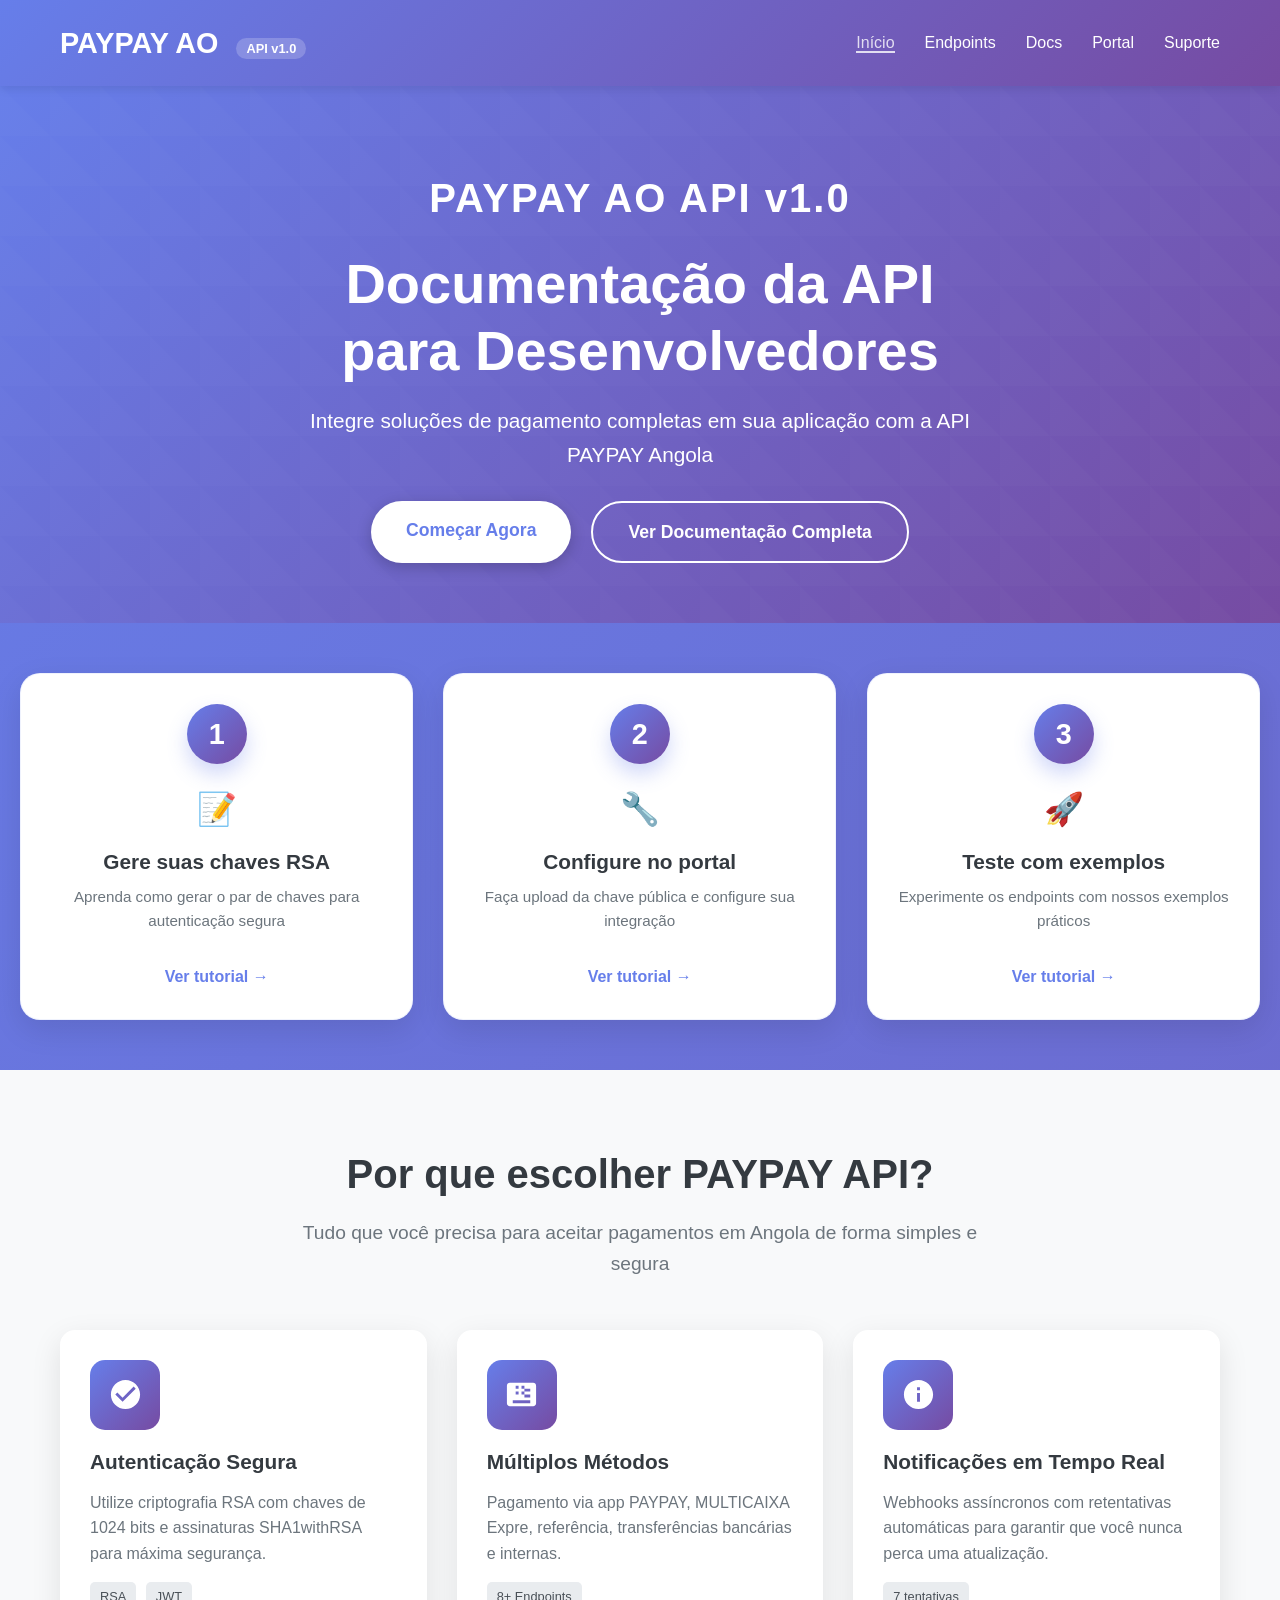
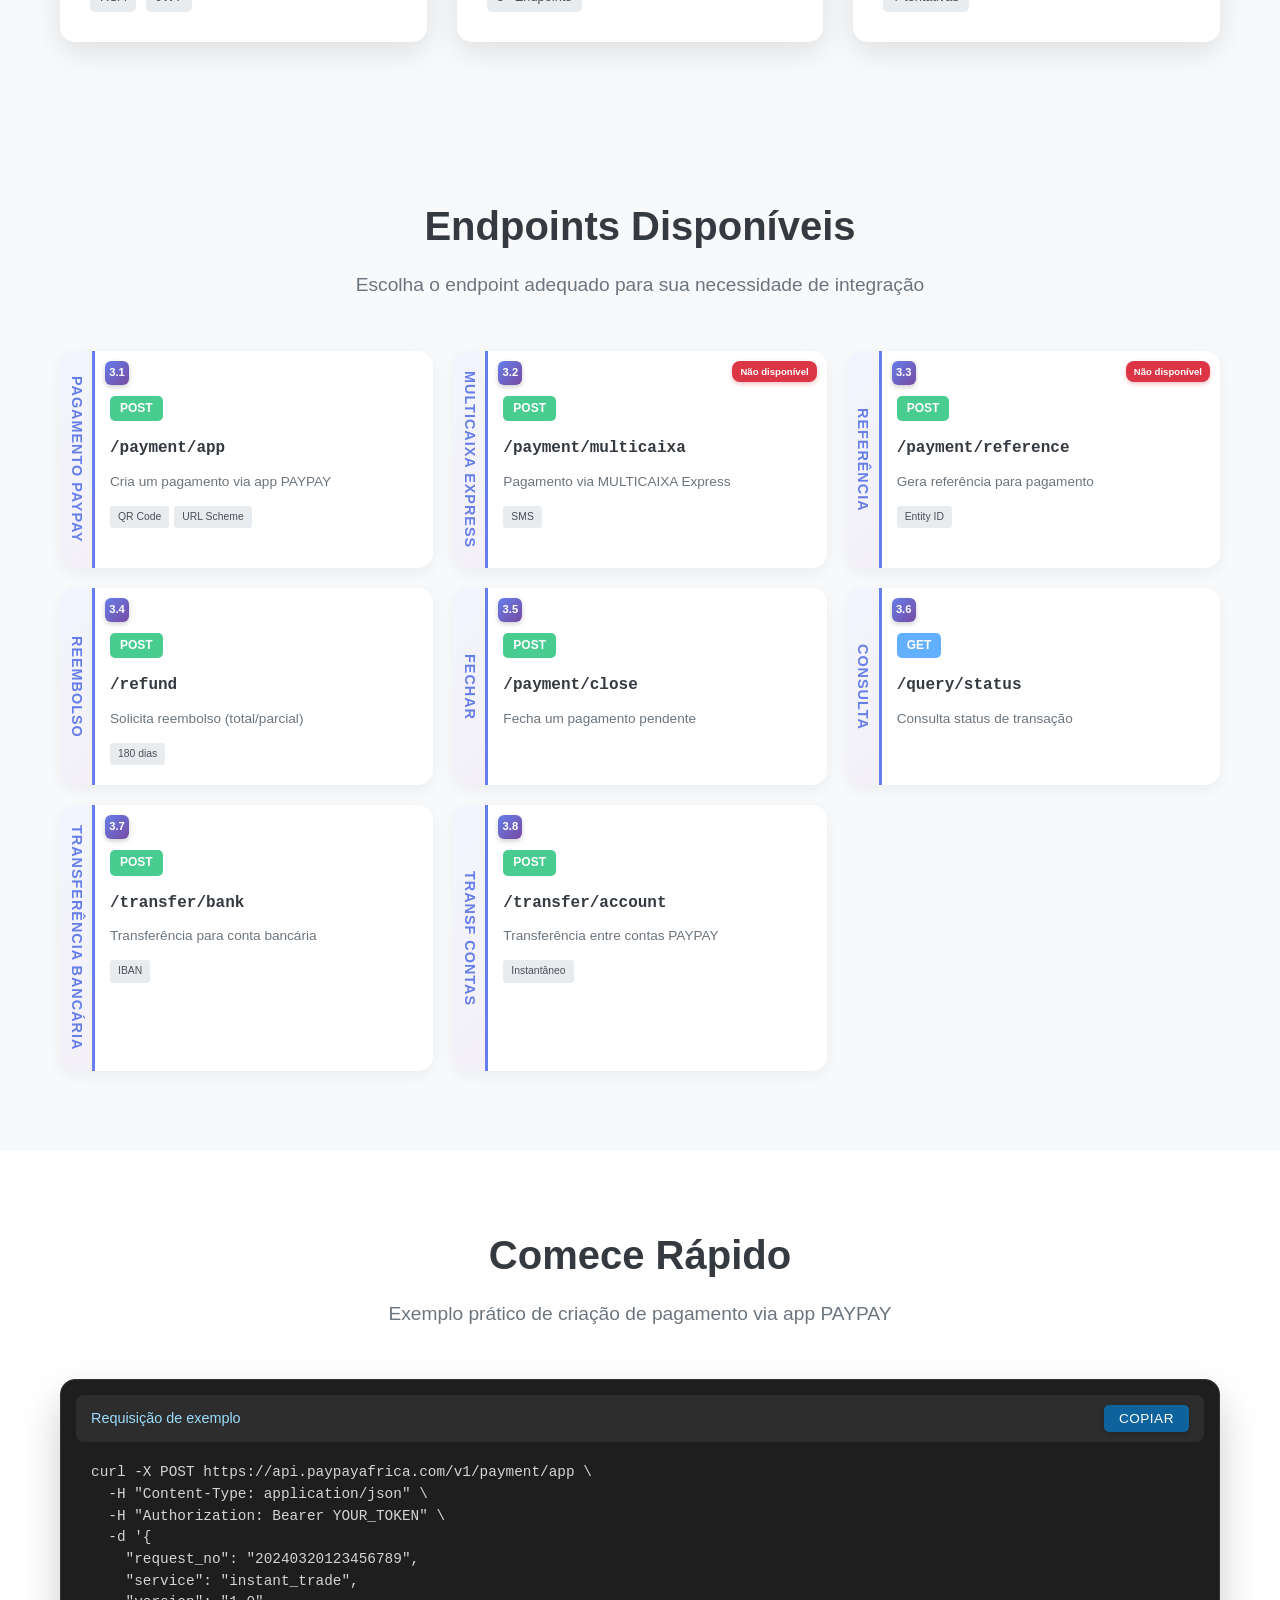
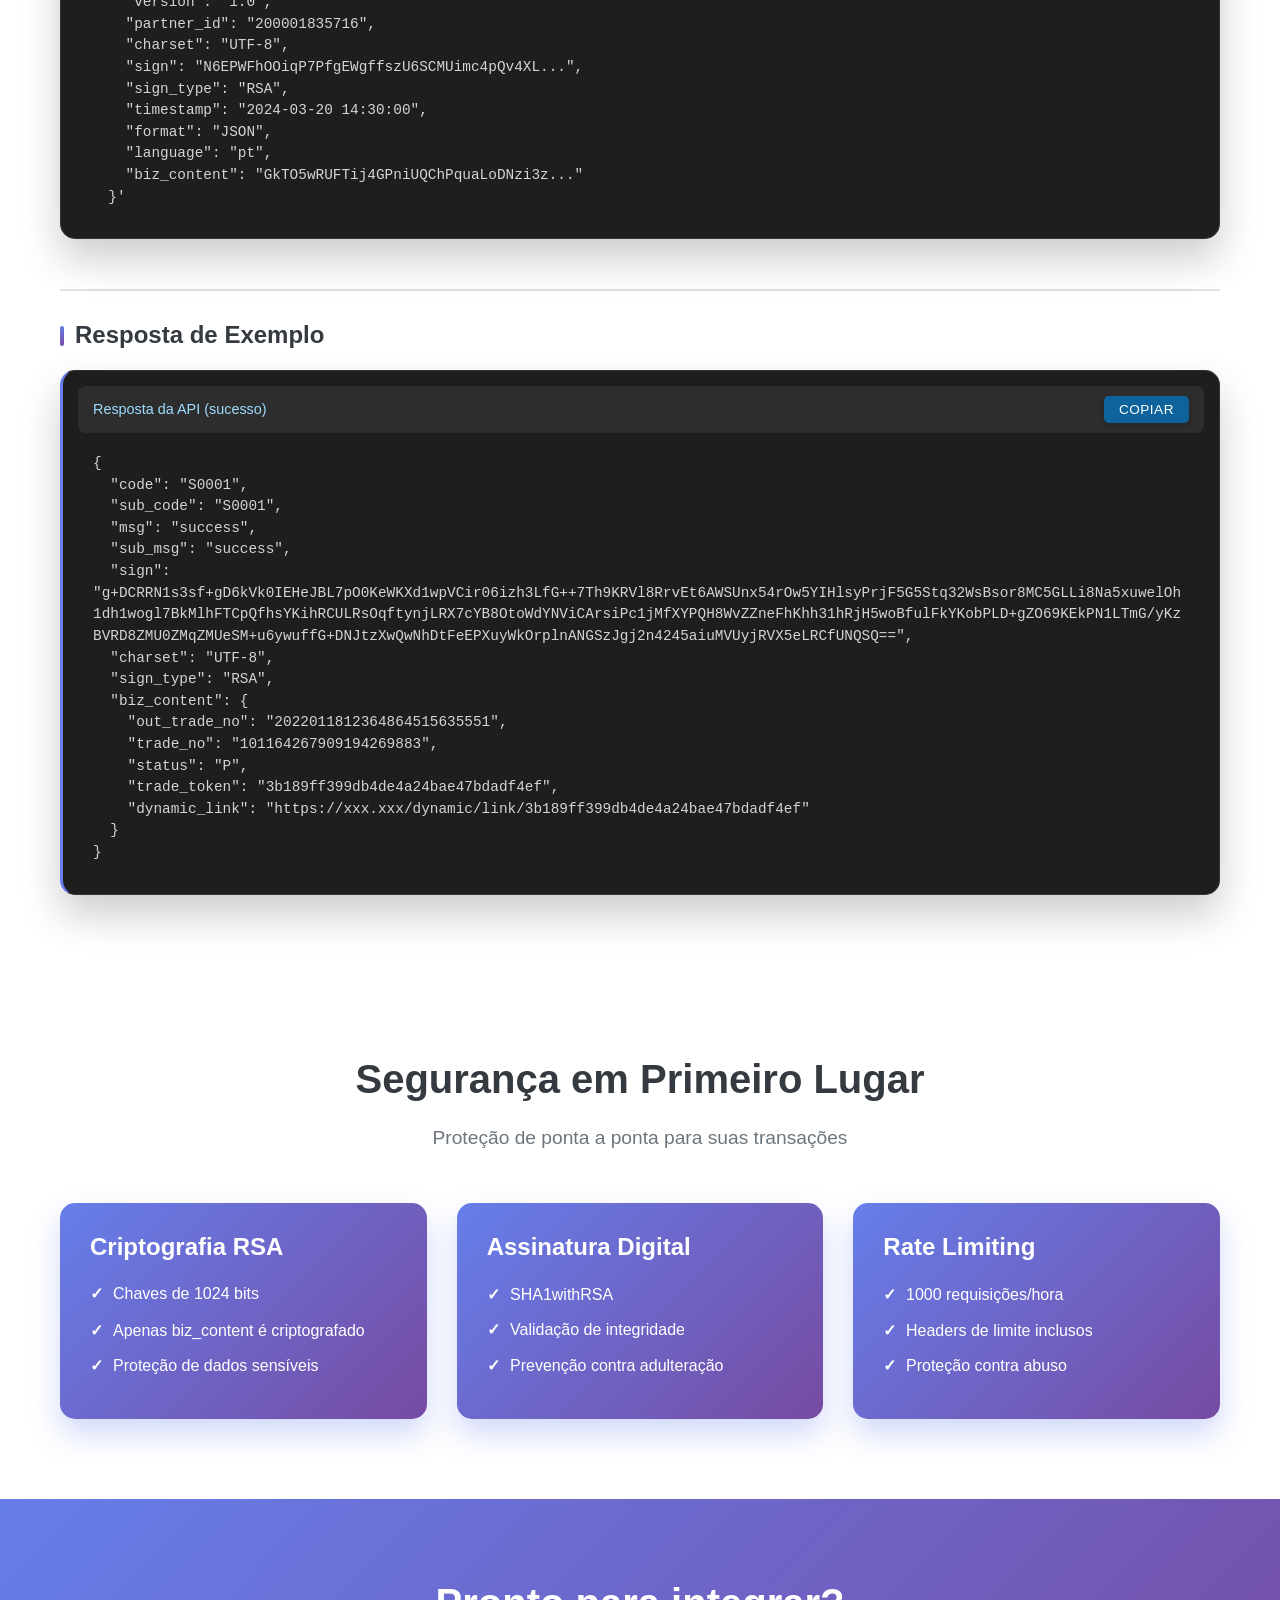
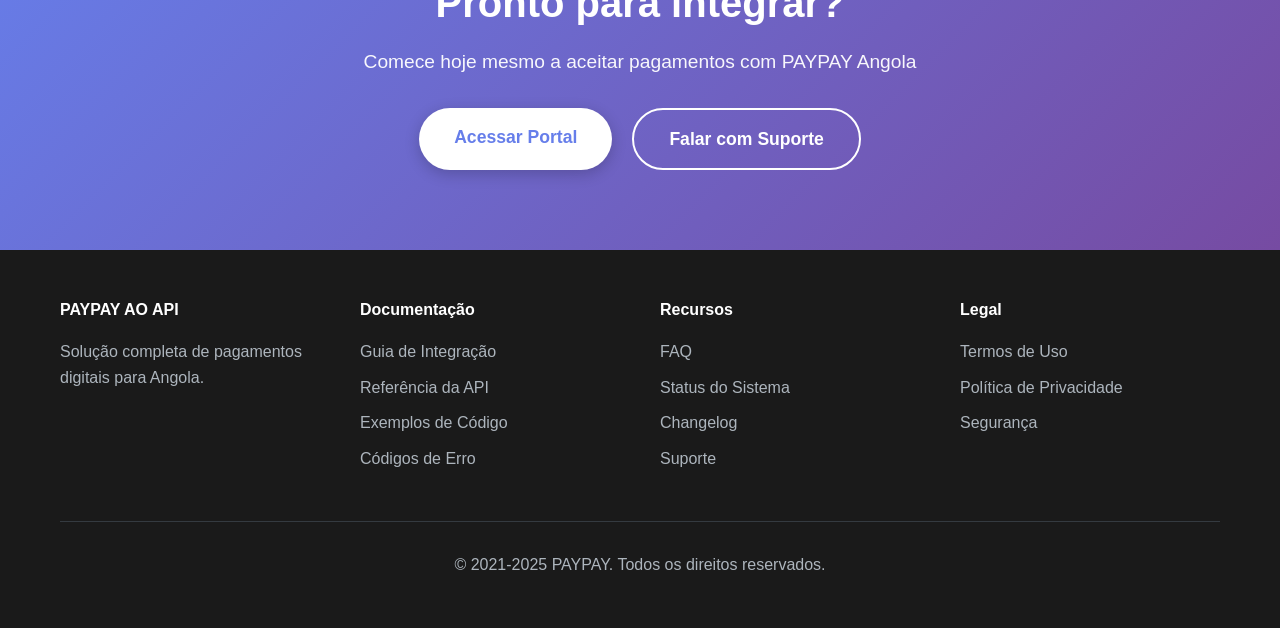
<file: index.html>
<!DOCTYPE html>
<html lang="pt">
<head>
    <meta charset="UTF-8">
    <meta name="viewport" content="width=device-width, initial-scale=1.0">
    <title>PAYPAY AO API - Documentação para Desenvolvedores</title>
    <link rel="shortcut icon" href="assets/paypay_africa_logo.jfif" type="image/x-icon">
    <link rel="stylesheet" href="css/style.css">
</head>
<body>
    <!-- Header -->
    <header class="main-header">
        <div class="container header-content">
            <a href="index.html" class="logo">PAYPAY AO <span>API v1.0</span></a>
            <nav class="main-nav">
                <ul>
                    <li><a href="index.html">Início</a></li>
                    <li><a href="#endpoints">Endpoints</a></li>
                    <li><a href="#quick-start">Docs</a></li>
                    <li><a href="https://portal.paypayafrica.com" target="_blank">Portal</a></li>
                    <li><a href="#" onclick="showToast('Suporte: tech@paypayafrica.com')">Suporte</a></li>
                </ul>
            </nav>
        </div>
    </header>

    <!-- Hero Section -->
    <section class="hero">
        <div class="container hero-content">
            <div class="hero-logo fade-in-up">
                PAYPAY AO <span>API v1.0</span>
            </div>
            <h1 class="fade-in-up delay-1">Documentação da API<br>para Desenvolvedores</h1>
            <p class="fade-in-up delay-2">Integre soluções de pagamento completas em sua aplicação com a API PAYPAY Angola</p>
            <div class="hero-buttons fade-in-up delay-3">
                <a href="#quick-start" class="btn btn-primary" id="start-now-btn">Começar Agora</a>
                <a href="#endpoints" class="btn btn-outline" id="view-docs-btn">Ver Documentação Completa</a>
            </div>
        </div>
    </section>

    <!-- Steps Cards -->
    <div class="steps-container">
        <div class="step-card scale-in" onclick="openTutorial('tutorial-geracao')">
            <div class="step-number">1</div>
            <div class="step-icon">📝</div>
            <h3>Gere suas chaves RSA</h3>
            <p>Aprenda como gerar o par de chaves para autenticação segura</p>
            <a href="#" class="step-link" onclick="event.stopPropagation(); openTutorial('tutorial-geracao')">Ver tutorial →</a>
        </div>

        <div class="step-card scale-in" onclick="openTutorial('tutorial-upload')">
            <div class="step-number">2</div>
            <div class="step-icon">🔧</div>
            <h3>Configure no portal</h3>
            <p>Faça upload da chave pública e configure sua integração</p>
            <a href="#" class="step-link" onclick="event.stopPropagation(); openTutorial('tutorial-upload')">Ver tutorial →</a>
        </div>

        <div class="step-card scale-in" onclick="openTutorial('tutorial-testes')">
            <div class="step-number">3</div>
            <div class="step-icon">🚀</div>
            <h3>Teste com exemplos</h3>
            <p>Experimente os endpoints com nossos exemplos práticos</p>
            <a href="#" class="step-link" onclick="event.stopPropagation(); openTutorial('tutorial-testes')">Ver tutorial →</a>
        </div>
    </div>

    <!-- Features Section -->
    <section class="features" id="features">
        <div class="container">
            <h2 class="section-title">Por que escolher PAYPAY API?</h2>
            <p class="section-subtitle">Tudo que você precisa para aceitar pagamentos em Angola de forma simples e segura</p>
            
            <div class="features-grid">
                <div class="feature-card">
                    <div class="feature-icon">
                        <svg viewBox="0 0 24 24">
                            <path d="M12 2C6.48 2 2 6.48 2 12s4.48 10 10 10 10-4.48 10-10S17.52 2 12 2zm-2 15l-5-5 1.41-1.41L10 14.17l7.59-7.59L19 8l-9 9z"/>
                        </svg>
                    </div>
                    <h3>Autenticação Segura</h3>
                    <p>Utilize criptografia RSA com chaves de 1024 bits e assinaturas SHA1withRSA para máxima segurança.</p>
                    <span class="feature-tag">RSA</span>
                    <span class="feature-tag">JWT</span>
                </div>

                <div class="feature-card">
                    <div class="feature-icon">
                        <svg viewBox="0 0 24 24">
                            <path d="M20 4H4c-1.1 0-2 .9-2 2v12c0 1.1.9 2 2 2h16c1.1 0 2-.9 2-2V6c0-1.1-.9-2-2-2zm-8 2h2v2h-2V6zm0 4h2v2h-2v-2zm-4-4h2v2H8V6zm0 4h2v2H8v-2zm10 8H6v-2h12v2zm0-4h-4v-2h4v2zm0-4h-4V8h4v2z"/>
                        </svg>
                    </div>
                    <h3>Múltiplos Métodos</h3>
                    <p>Pagamento via app PAYPAY, MULTICAIXA Expre, referência, transferências bancárias e internas.</p>
                    <span class="feature-tag">8+ Endpoints</span>
                </div>

                <div class="feature-card">
                    <div class="feature-icon">
                        <svg viewBox="0 0 24 24">
                            <path d="M12 2C6.48 2 2 6.48 2 12s4.48 10 10 10 10-4.48 10-10S17.52 2 12 2zm1 15h-2v-6h2v6zm0-8h-2V7h2v2z"/>
                        </svg>
                    </div>
                    <h3>Notificações em Tempo Real</h3>
                    <p>Webhooks assíncronos com retentativas automáticas para garantir que você nunca perca uma atualização.</p>
                    <span class="feature-tag">7 tentativas</span>
                </div>
            </div>
        </div>
    </section>

    <!-- Endpoints Section -->
    <section class="endpoints" id="endpoints">
        <div class="container">
            <h2 class="section-title">Endpoints Disponíveis</h2>
            <p class="section-subtitle">Escolha o endpoint adequado para sua necessidade de integração</p>

            <div class="endpoints-grid">
                <!-- Endpoint 3.1 -->
                <a href="pages/payment-app.html" class="endpoint-card">
                    <div class="endpoint-title-vertical">Pagamento PayPay</div>
                    <div class="endpoint-content">
                        <span class="endpoint-identifier">3.1</span>
                        <span class="endpoint-method method-post">POST</span>
                        <div class="endpoint-path">/payment/app</div>
                        <div class="endpoint-desc">Cria um pagamento via app PAYPAY</div>
                        <div class="endpoint-badges-container">
                            <span class="endpoint-badge">QR Code</span>
                            <span class="endpoint-badge">URL Scheme</span>
                        </div>
                    </div>
                </a>

                <!-- Endpoint 3.2 -->
                <a href="pages/payment-multicaixa.html" class="endpoint-card">
                    <div class="endpoint-title-vertical">MULTICAIXA Express</div>
                    <div class="endpoint-content">
                        <span class="endpoint-identifier">3.2</span>
                        <span class="unavailable-badge">Não disponível</span>
                        <span class="endpoint-method method-post">POST</span>
                        <div class="endpoint-path">/payment/multicaixa</div>
                        <div class="endpoint-desc">Pagamento via MULTICAIXA Express</div>
                        <div class="endpoint-badges-container">
                            <span class="endpoint-badge">SMS</span>
                        </div>
                    </div>
                </a>

                <!-- Endpoint 3.3 -->
                <a href="pages/payment-reference.html" class="endpoint-card">
                    <div class="endpoint-title-vertical">REFERÊNCIA</div>
                    <div class="endpoint-content">
                        <span class="endpoint-identifier">3.3</span>
                        <span class="unavailable-badge">Não disponível</span>
                        <span class="endpoint-method method-post">POST</span>
                        <div class="endpoint-path">/payment/reference</div>
                        <div class="endpoint-desc">Gera referência para pagamento</div>
                        <div class="endpoint-badges-container">
                            <span class="endpoint-badge">Entity ID</span>
                        </div>
                    </div>
                </a>

                <!-- Endpoint 3.4 -->
                <a href="pages/refund.html" class="endpoint-card">
                    <div class="endpoint-title-vertical">REEMBOLSO</div>
                    <div class="endpoint-content">
                        <span class="endpoint-identifier">3.4</span>
                        <span class="endpoint-method method-post">POST</span>
                        <div class="endpoint-path">/refund</div>
                        <div class="endpoint-desc">Solicita reembolso (total/parcial)</div>
                        <div class="endpoint-badges-container">
                            <span class="endpoint-badge">180 dias</span>
                        </div>
                    </div>
                </a>

                <!-- Endpoint 3.5 -->
                <a href="pages/payment-close.html" class="endpoint-card">
                    <div class="endpoint-title-vertical">FECHAR</div>
                    <div class="endpoint-content">
                        <span class="endpoint-identifier">3.5</span>
                        <span class="endpoint-method method-post">POST</span>
                        <div class="endpoint-path">/payment/close</div>
                        <div class="endpoint-desc">Fecha um pagamento pendente</div>
                    </div>
                </a>

                <!-- Endpoint 3.6 -->
                <a href="pages/query-status.html" class="endpoint-card">
                    <div class="endpoint-title-vertical">CONSULTA</div>
                    <div class="endpoint-content">
                        <span class="endpoint-identifier">3.6</span>
                        <span class="endpoint-method method-get">GET</span>
                        <div class="endpoint-path">/query/status</div>
                        <div class="endpoint-desc">Consulta status de transação</div>
                    </div>
                </a>

                <!-- Endpoint 3.7 -->
                <a href="pages/transfer-bank.html" class="endpoint-card">
                    <div class="endpoint-title-vertical">Transferência Bancária</div>
                    <div class="endpoint-content">
                        <span class="endpoint-identifier">3.7</span>
                        <span class="endpoint-method method-post">POST</span>
                        <div class="endpoint-path">/transfer/bank</div>
                        <div class="endpoint-desc">Transferência para conta bancária</div>
                        <div class="endpoint-badges-container">
                            <span class="endpoint-badge">IBAN</span>
                        </div>
                    </div>
                </a>

                <!-- Endpoint 3.8 -->
                <a href="pages/transfer-account.html" class="endpoint-card">
                    <div class="endpoint-title-vertical">TRANSF CONTAS</div>
                    <div class="endpoint-content">
                        <span class="endpoint-identifier">3.8</span>
                        <span class="endpoint-method method-post">POST</span>
                        <div class="endpoint-path">/transfer/account</div>
                        <div class="endpoint-desc">Transferência entre contas PAYPAY</div>
                        <div class="endpoint-badges-container">
                            <span class="endpoint-badge">Instantâneo</span>
                        </div>
                    </div>
                </a>
            </div>
        </div>
    </section>

    <!-- Quick Start Section -->
    <section class="quick-start" id="quick-start">
        <div class="container">
            <h2 class="section-title">Comece Rápido</h2>
            <p class="section-subtitle">Exemplo prático de criação de pagamento via app PAYPAY</p>

            <div class="code-block">
                <div class="code-header">
                    <span>Requisição de exemplo</span>
                    <button class="copy-btn" data-target="code-sample" onclick="copyCode('code-sample', this)">Copiar</button>
                </div>
                <pre id="code-sample">curl -X POST https://api.paypayafrica.com/v1/payment/app \
  -H "Content-Type: application/json" \
  -H "Authorization: Bearer YOUR_TOKEN" \
  -d '{
    "request_no": "20240320123456789",
    "service": "instant_trade",
    "version": "1.0",
    "partner_id": "200001835716",
    "charset": "UTF-8",
    "sign": "N6EPWFhOOiqP7PfgEWgffszU6SCMUimc4pQv4XL...",
    "sign_type": "RSA",
    "timestamp": "2024-03-20 14:30:00",
    "format": "JSON",
    "language": "pt",
    "biz_content": "GkTO5wRUFTij4GPniUQChPquaLoDNzi3z..."
  }'</pre>
            </div>

            <div class="response-section">
                <h3 class="response-title">Resposta de Exemplo</h3>
                <div class="code-block response-block">
                    <div class="code-header">
                        <span>Resposta da API (sucesso)</span>
                        <button class="copy-btn" data-target="response-sample" onclick="copyCode('response-sample', this)">Copiar</button>
                    </div>
                    <pre id="response-sample">{
  "code": "S0001",
  "sub_code": "S0001",
  "msg": "success",
  "sub_msg": "success",
  "sign": "[base64]/yKzBVRD8ZMU0ZMqZMUeSM+u6ywuffG+DNJtzXwQwNhDtFeEPXuyWkOrplnANGSzJgj2n4245aiuMVUyjRVX5eLRCfUNQSQ==",
  "charset": "UTF-8",
  "sign_type": "RSA",
  "biz_content": {
    "out_trade_no": "2022011812364864515635551",
    "trade_no": "101164267909194269883",
    "status": "P",
    "trade_token": "3b189ff399db4de4a24bae47bdadf4ef",
    "dynamic_link": "https://xxx.xxx/dynamic/link/3b189ff399db4de4a24bae47bdadf4ef"
  }
}</pre>
                </div>
            </div>
        </div>
    </section>

    <!-- Security Section -->
    <section class="security">
        <div class="container">
            <h2 class="section-title">Segurança em Primeiro Lugar</h2>
            <p class="section-subtitle">Proteção de ponta a ponta para suas transações</p>

            <div class="security-cards">
                <div class="security-card">
                    <h3>Criptografia RSA</h3>
                    <ul>
                        <li>Chaves de 1024 bits</li>
                        <li>Apenas biz_content é criptografado</li>
                        <li>Proteção de dados sensíveis</li>
                    </ul>
                </div>

                <div class="security-card">
                    <h3>Assinatura Digital</h3>
                    <ul>
                        <li>SHA1withRSA</li>
                        <li>Validação de integridade</li>
                        <li>Prevenção contra adulteração</li>
                    </ul>
                </div>

                <div class="security-card">
                    <h3>Rate Limiting</h3>
                    <ul>
                        <li>1000 requisições/hora</li>
                        <li>Headers de limite inclusos</li>
                        <li>Proteção contra abuso</li>
                    </ul>
                </div>
            </div>
        </div>
    </section>

    <!-- CTA Section -->
    <section class="cta">
        <div class="container">
            <h2>Pronto para integrar?</h2>
            <p>Comece hoje mesmo a aceitar pagamentos com PAYPAY Angola</p>
            <div class="hero-buttons">
                <a href="https://portal.paypayafrica.com" target="_blank" class="btn btn-primary">Acessar Portal</a>
                <a href="#" onclick="showToast('Suporte: tech@paypayafrica.com')" class="btn btn-outline">Falar com Suporte</a>
            </div>
        </div>
    </section>

    <!-- Footer -->
    <footer class="footer">
        <div class="container">
            <div class="footer-content">
                <div class="footer-section">
                    <h4>PAYPAY AO API</h4>
                    <p>Solução completa de pagamentos digitais para Angola.</p>
                </div>
                <div class="footer-section">
                    <h4>Documentação</h4>
                    <ul>
                        <li><a href="#quick-start">Guia de Integração</a></li>
                        <li><a href="#endpoints">Referência da API</a></li>
                        <li><a href="#" onclick="showToast('Exemplos disponíveis em breve!')">Exemplos de Código</a></li>
                        <li><a href="#" onclick="showToast('Códigos de erro disponíveis em breve!')">Códigos de Erro</a></li>
                    </ul>
                </div>
                <div class="footer-section">
                    <h4>Recursos</h4>
                    <ul>
                        <li><a href="#" onclick="showToast('FAQ disponível em breve!')">FAQ</a></li>
                        <li><a href="#" onclick="showToast('Status do sistema: Online')">Status do Sistema</a></li>
                        <li><a href="#" onclick="showToast('Changelog v1.0 - Lançamento')">Changelog</a></li>
                        <li><a href="#" onclick="showToast('Suporte: tech@paypayafrica.com')">Suporte</a></li>
                    </ul>
                </div>
                <div class="footer-section">
                    <h4>Legal</h4>
                    <ul>
                        <li><a href="#" onclick="showToast('Termos de uso disponíveis em breve!')">Termos de Uso</a></li>
                        <li><a href="#" onclick="showToast('Política de privacidade disponível em breve!')">Política de Privacidade</a></li>
                        <li><a href="#" onclick="showToast('Segurança: RSA 1024 bits')">Segurança</a></li>
                    </ul>
                </div>
            </div>
            <div class="footer-bottom">
                <p>&copy; 2021-2025 PAYPAY. Todos os direitos reservados.</p>
            </div>
        </div>
    </footer>

    <!-- Tutorial Modal -->
    <div id="tutorialModal" class="tutorial-modal" onclick="closeTutorialModal()">
        <div class="tutorial-modal-content" onclick="event.stopPropagation()">
            <div class="tutorial-modal-header">
                <h3 id="tutorialTitle">Tutorial Passo a Passo</h3>
                <button class="tutorial-modal-close" onclick="closeTutorialModal()">&times;</button>
            </div>
            <div class="tutorial-modal-body">
                <div id="tutorialContent" class="tutorial-content">
                    <!-- Conteúdo será carregado dinamicamente -->
                </div>
            </div>
        </div>
    </div>

    <script src="js/main.js"></script>
</body>
</html>
</file>
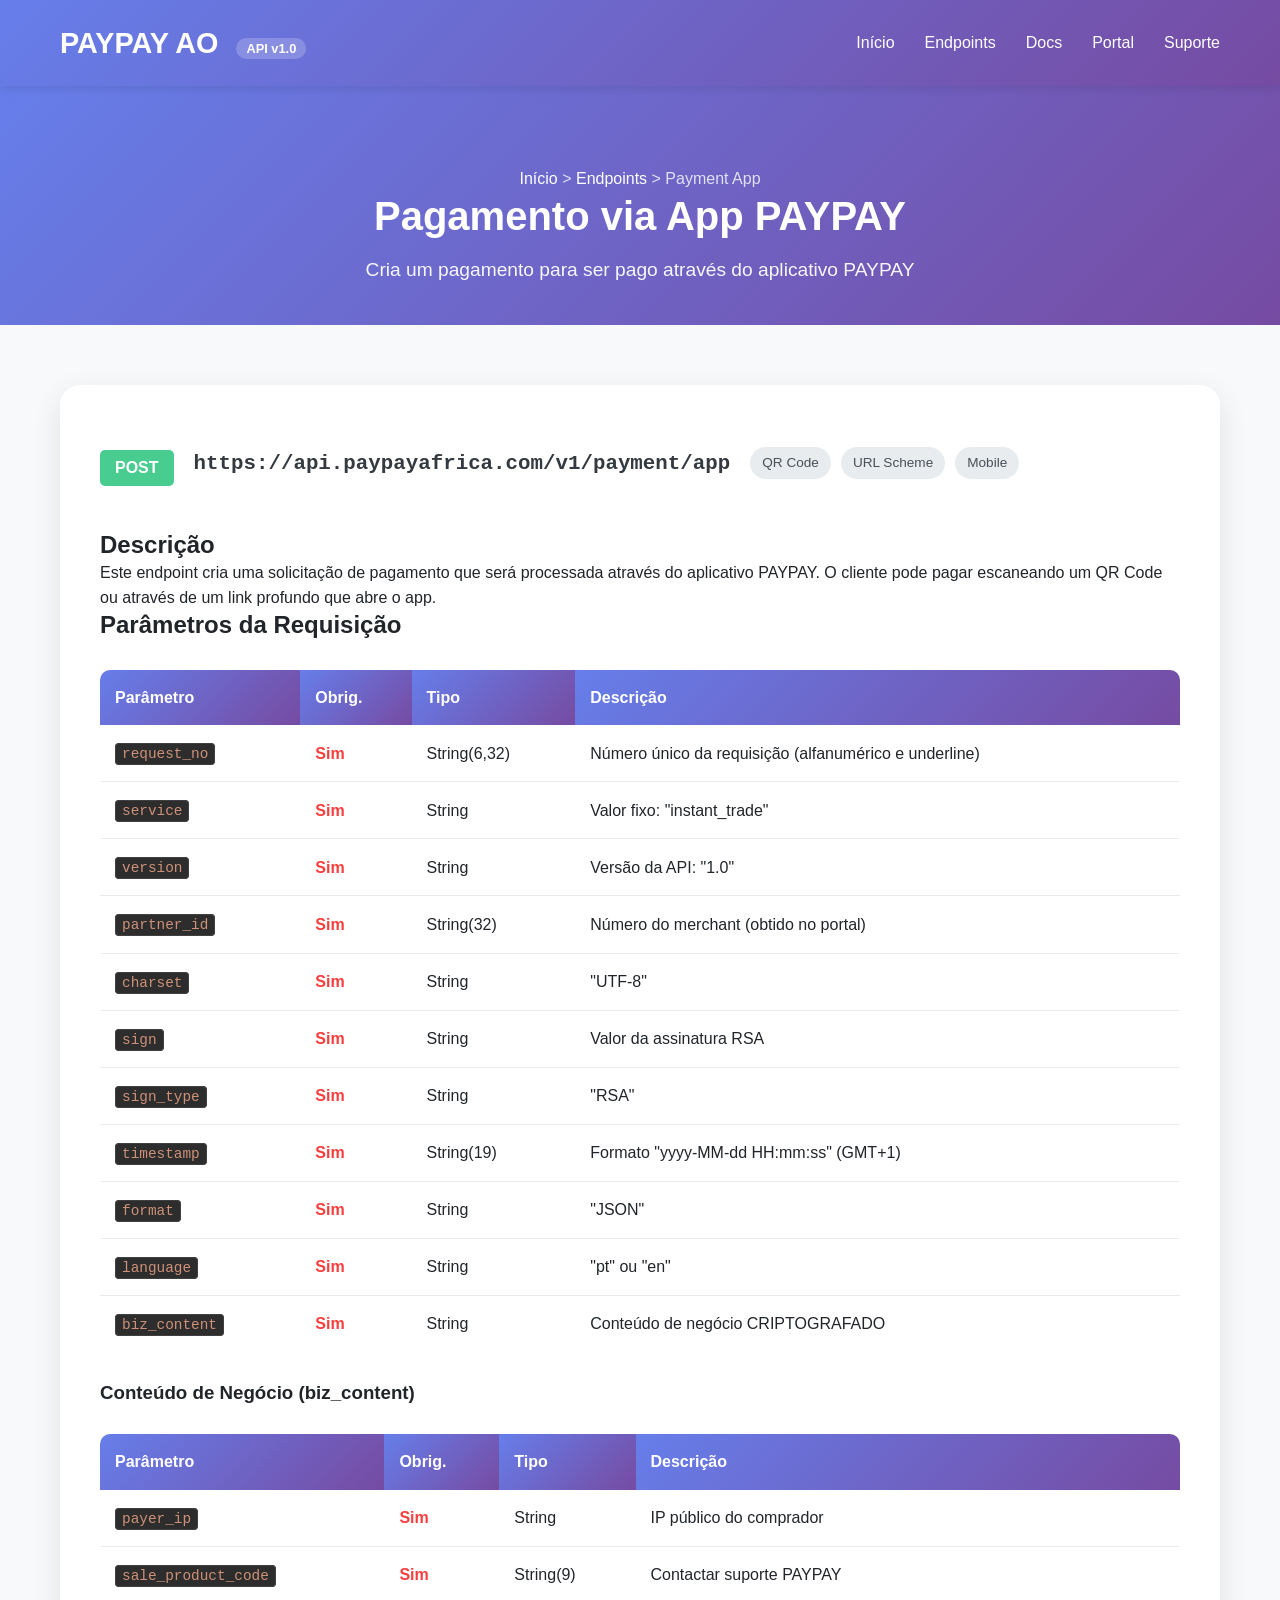
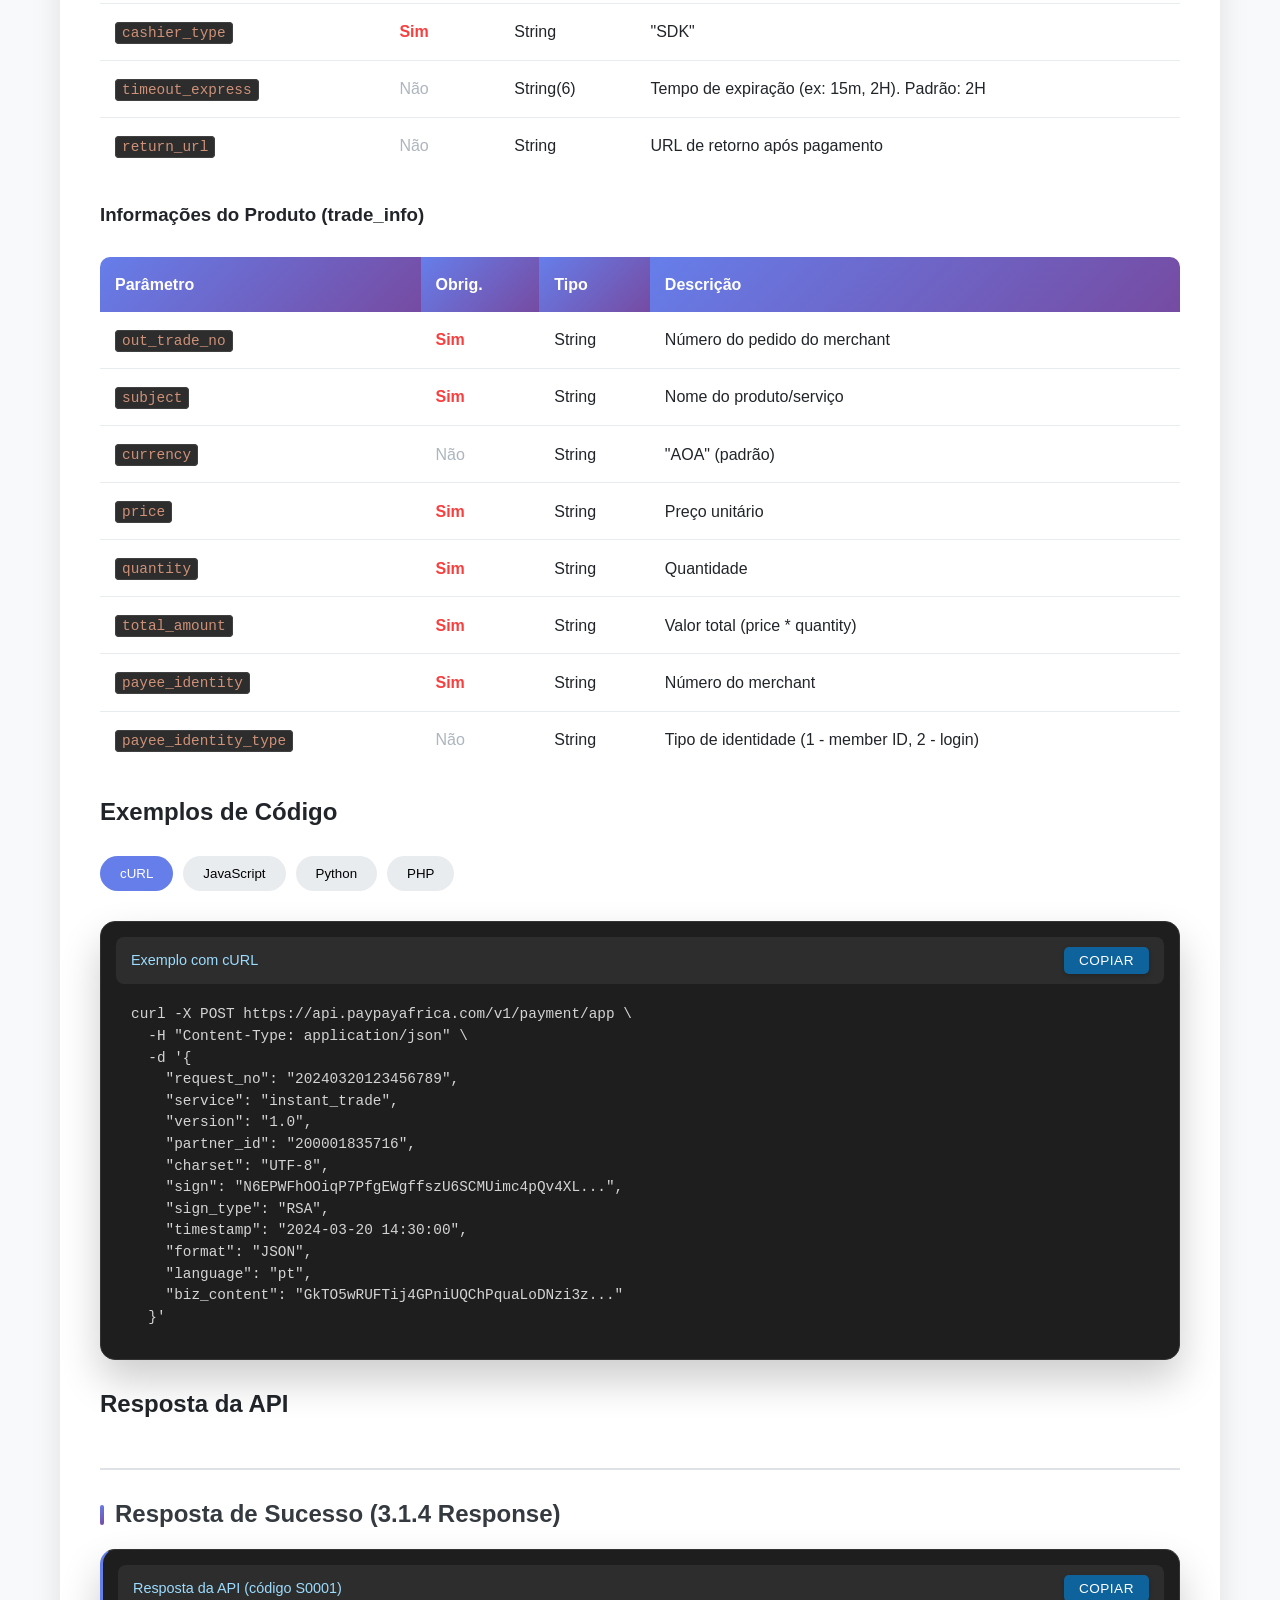
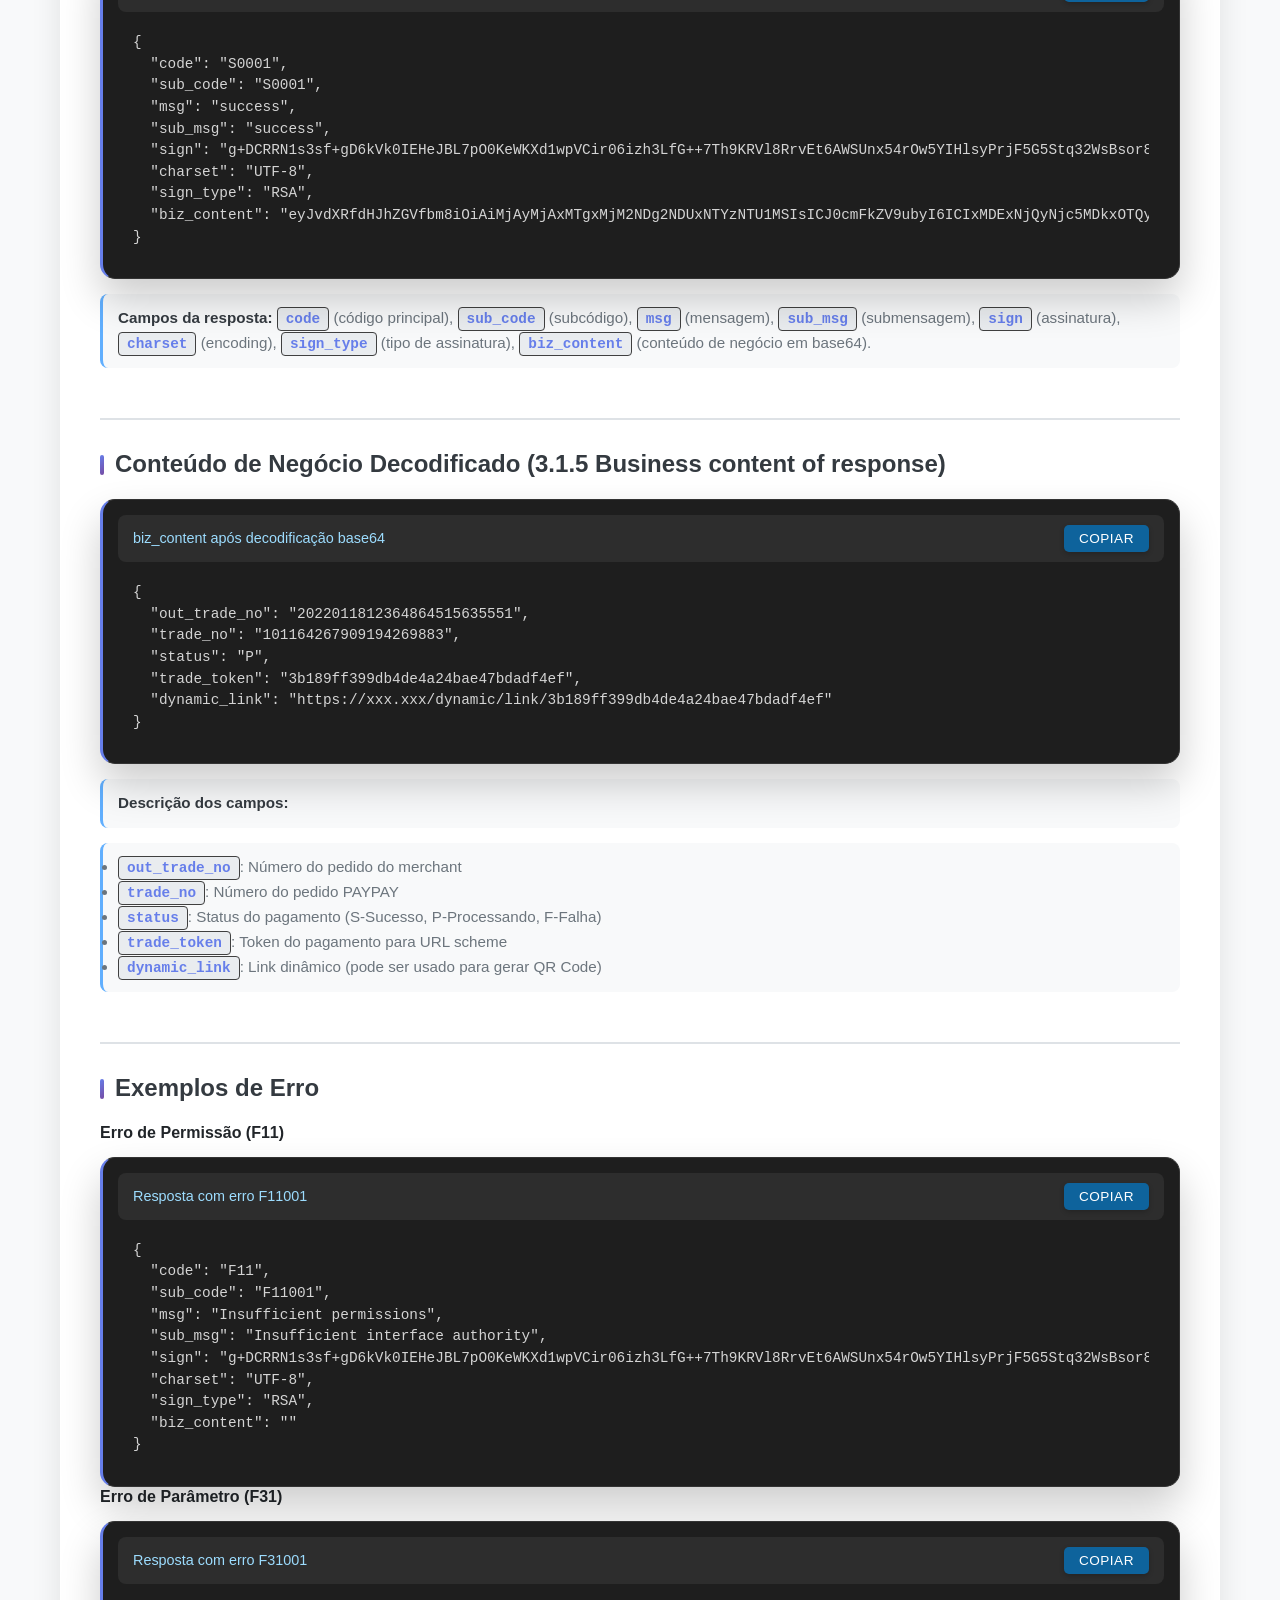
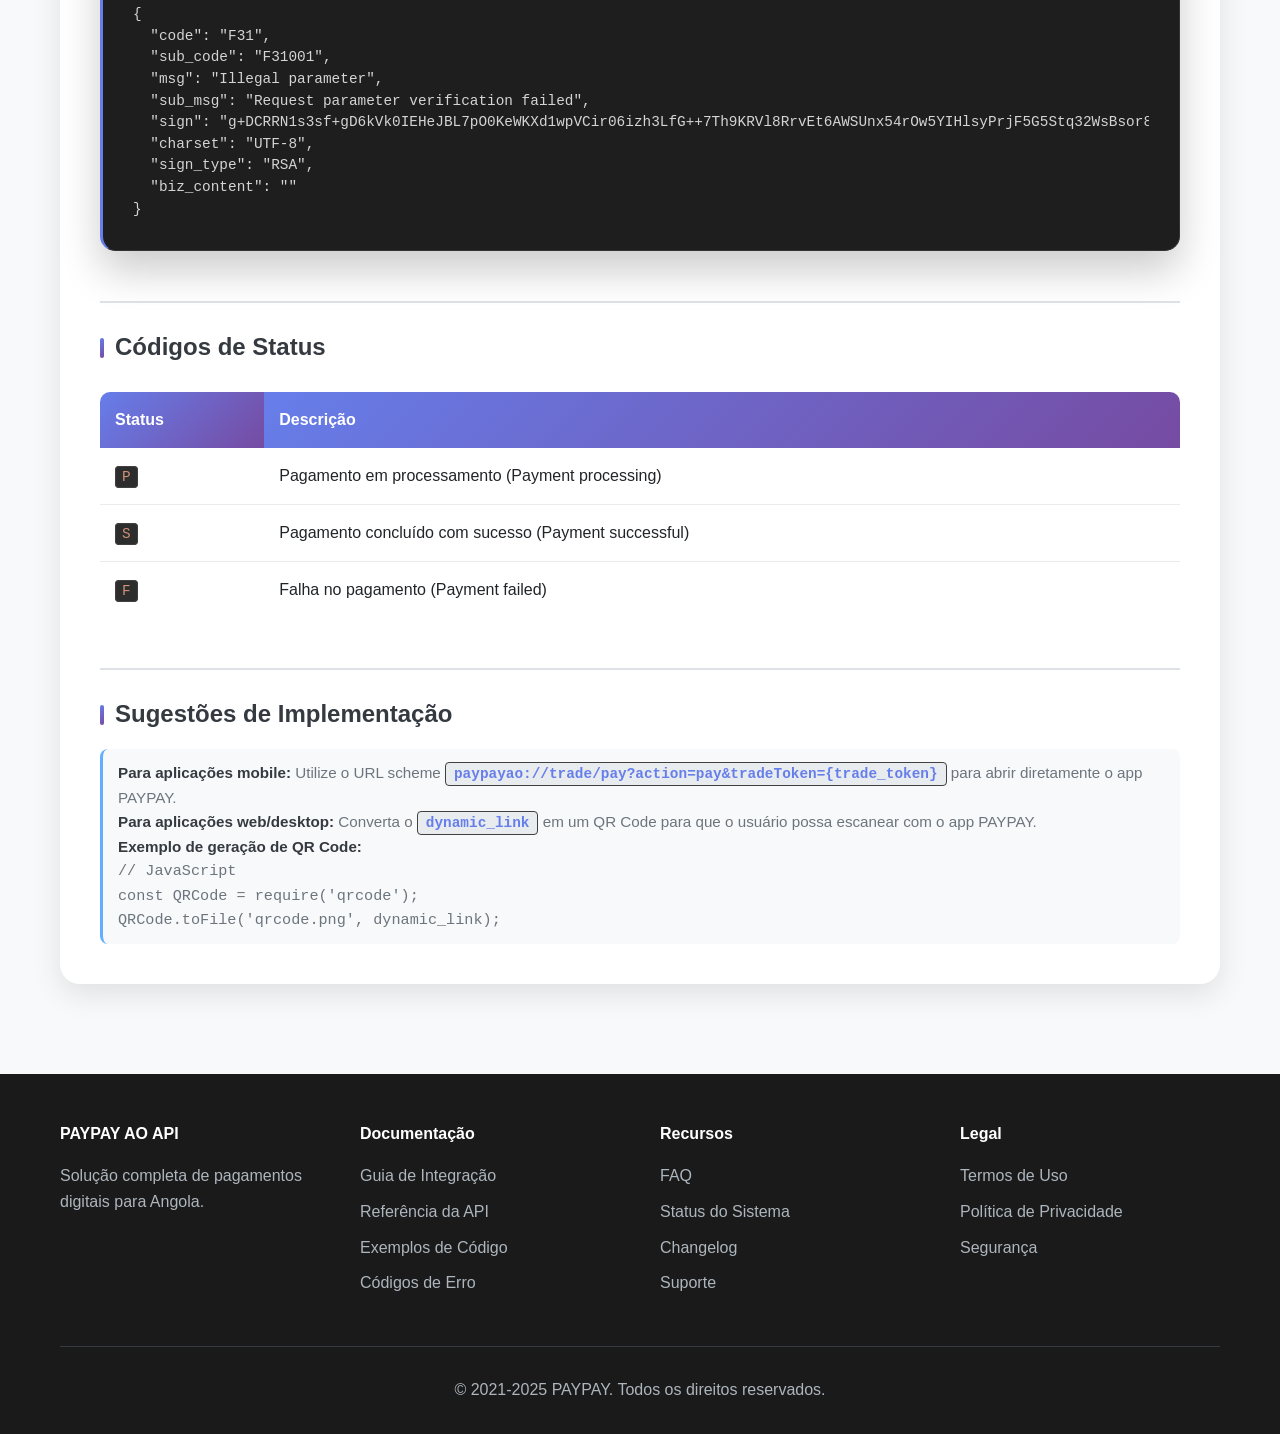
<file: pages/payment-app.html>
<!DOCTYPE html>
<html lang="pt">
<head>
    <meta charset="UTF-8">
    <meta name="viewport" content="width=device-width, initial-scale=1.0">
    <title>POST /payment/app - Pagamento via App PAYPAY</title>
    <link rel="stylesheet" href="../css/style.css">
</head>
<body>
    <!-- Header -->
    <header class="main-header">
        <div class="container header-content">
            <a href="../index.html" class="logo">PAYPAY AO <span>API v1.0</span></a>
            <nav class="main-nav">
                <ul>
                    <li><a href="../index.html">Início</a></li>
                    <li><a href="../index.html#endpoints">Endpoints</a></li>
                    <li><a href="../index.html#quick-start">Docs</a></li>
                    <li><a href="https://portal.paypayafrica.com" target="_blank">Portal</a></li>
                    <li><a href="#" onclick="showToast('Suporte: tech@paypayafrica.com')">Suporte</a></li>
                </ul>
            </nav>
        </div>
    </header>

    <!-- Page Header -->
    <section class="page-header">
        <div class="container">
            <div class="breadcrumb">
                <a href="../index.html">Início</a> > <a href="../index.html#endpoints">Endpoints</a> > Payment App
            </div>
            <h1>Pagamento via App PAYPAY</h1>
            <p>Cria um pagamento para ser pago através do aplicativo PAYPAY</p>
        </div>
    </section>

    <!-- Endpoint Detail -->
    <section class="endpoint-detail">
        <div class="container">
            <div class="endpoint-info">
                <div class="endpoint-header">
                    <span class="endpoint-method method-post">POST</span>
                    <span class="endpoint-url">https://api.paypayafrica.com/v1/payment/app</span>
                    <div class="endpoint-tags">
                        <span class="endpoint-tag">QR Code</span>
                        <span class="endpoint-tag">URL Scheme</span>
                        <span class="endpoint-tag">Mobile</span>
                    </div>
                </div>

                <h2>Descrição</h2>
                <p>Este endpoint cria uma solicitação de pagamento que será processada através do aplicativo PAYPAY. O cliente pode pagar escaneando um QR Code ou através de um link profundo que abre o app.</p>

                <h2>Parâmetros da Requisição</h2>
                <div class="table-container">
                    <table>
                        <thead>
                            <tr>
                                <th>Parâmetro</th>
                                <th>Obrig.</th>
                                <th>Tipo</th>
                                <th>Descrição</th>
                            </tr>
                        </thead>
                        <tbody>
                            <tr>
                                <td><code>request_no</code></td>
                                <td><span class="required">Sim</span></td>
                                <td>String(6,32)</td>
                                <td>Número único da requisição (alfanumérico e underline)</td>
                            </tr>
                            <tr>
                                <td><code>service</code></td>
                                <td><span class="required">Sim</span></td>
                                <td>String</td>
                                <td>Valor fixo: "instant_trade"</td>
                            </tr>
                            <tr>
                                <td><code>version</code></td>
                                <td><span class="required">Sim</span></td>
                                <td>String</td>
                                <td>Versão da API: "1.0"</td>
                            </tr>
                            <tr>
                                <td><code>partner_id</code></td>
                                <td><span class="required">Sim</span></td>
                                <td>String(32)</td>
                                <td>Número do merchant (obtido no portal)</td>
                            </tr>
                            <tr>
                                <td><code>charset</code></td>
                                <td><span class="required">Sim</span></td>
                                <td>String</td>
                                <td>"UTF-8"</td>
                            </tr>
                            <tr>
                                <td><code>sign</code></td>
                                <td><span class="required">Sim</span></td>
                                <td>String</td>
                                <td>Valor da assinatura RSA</td>
                            </tr>
                            <tr>
                                <td><code>sign_type</code></td>
                                <td><span class="required">Sim</span></td>
                                <td>String</td>
                                <td>"RSA"</td>
                            </tr>
                            <tr>
                                <td><code>timestamp</code></td>
                                <td><span class="required">Sim</span></td>
                                <td>String(19)</td>
                                <td>Formato "yyyy-MM-dd HH:mm:ss" (GMT+1)</td>
                            </tr>
                            <tr>
                                <td><code>format</code></td>
                                <td><span class="required">Sim</span></td>
                                <td>String</td>
                                <td>"JSON"</td>
                            </tr>
                            <tr>
                                <td><code>language</code></td>
                                <td><span class="required">Sim</span></td>
                                <td>String</td>
                                <td>"pt" ou "en"</td>
                            </tr>
                            <tr>
                                <td><code>biz_content</code></td>
                                <td><span class="required">Sim</span></td>
                                <td>String</td>
                                <td>Conteúdo de negócio CRIPTOGRAFADO</td>
                            </tr>
                        </tbody>
                    </table>
                </div>

                <h3>Conteúdo de Negócio (biz_content)</h3>
                <div class="table-container">
                    <table>
                        <thead>
                            <tr>
                                <th>Parâmetro</th>
                                <th>Obrig.</th>
                                <th>Tipo</th>
                                <th>Descrição</th>
                            </tr>
                        </thead>
                        <tbody>
                            <tr>
                                <td><code>payer_ip</code></td>
                                <td><span class="required">Sim</span></td>
                                <td>String</td>
                                <td>IP público do comprador</td>
                            </tr>
                            <tr>
                                <td><code>sale_product_code</code></td>
                                <td><span class="required">Sim</span></td>
                                <td>String(9)</td>
                                <td>Contactar suporte PAYPAY</td>
                            </tr>
                            <tr>
                                <td><code>cashier_type</code></td>
                                <td><span class="required">Sim</span></td>
                                <td>String</td>
                                <td>"SDK"</td>
                            </tr>
                            <tr>
                                <td><code>timeout_express</code></td>
                                <td><span class="optional">Não</span></td>
                                <td>String(6)</td>
                                <td>Tempo de expiração (ex: 15m, 2H). Padrão: 2H</td>
                            </tr>
                            <tr>
                                <td><code>return_url</code></td>
                                <td><span class="optional">Não</span></td>
                                <td>String</td>
                                <td>URL de retorno após pagamento</td>
                            </tr>
                        </tbody>
                    </table>
                </div>

                <h3>Informações do Produto (trade_info)</h3>
                <div class="table-container">
                    <table>
                        <thead>
                            <tr>
                                <th>Parâmetro</th>
                                <th>Obrig.</th>
                                <th>Tipo</th>
                                <th>Descrição</th>
                            </tr>
                        </thead>
                        <tbody>
                            <tr>
                                <td><code>out_trade_no</code></td>
                                <td><span class="required">Sim</span></td>
                                <td>String</td>
                                <td>Número do pedido do merchant</td>
                            </tr>
                            <tr>
                                <td><code>subject</code></td>
                                <td><span class="required">Sim</span></td>
                                <td>String</td>
                                <td>Nome do produto/serviço</td>
                            </tr>
                            <tr>
                                <td><code>currency</code></td>
                                <td><span class="optional">Não</span></td>
                                <td>String</td>
                                <td>"AOA" (padrão)</td>
                            </tr>
                            <tr>
                                <td><code>price</code></td>
                                <td><span class="required">Sim</span></td>
                                <td>String</td>
                                <td>Preço unitário</td>
                            </tr>
                            <tr>
                                <td><code>quantity</code></td>
                                <td><span class="required">Sim</span></td>
                                <td>String</td>
                                <td>Quantidade</td>
                            </tr>
                            <tr>
                                <td><code>total_amount</code></td>
                                <td><span class="required">Sim</span></td>
                                <td>String</td>
                                <td>Valor total (price * quantity)</td>
                            </tr>
                            <tr>
                                <td><code>payee_identity</code></td>
                                <td><span class="required">Sim</span></td>
                                <td>String</td>
                                <td>Número do merchant</td>
                            </tr>
                            <tr>
                                <td><code>payee_identity_type</code></td>
                                <td><span class="optional">Não</span></td>
                                <td>String</td>
                                <td>Tipo de identidade (1 - member ID, 2 - login)</td>
                            </tr>
                        </tbody>
                    </table>
                </div>

                <h2>Exemplos de Código</h2>
                <div class="code-samples">
                    <div class="sample-tabs">
                        <button class="sample-tab active" data-tab="curl" data-content="curl-sample">cURL</button>
                        <button class="sample-tab" data-tab="javascript" data-content="js-sample">JavaScript</button>
                        <button class="sample-tab" data-tab="python" data-content="py-sample">Python</button>
                        <button class="sample-tab" data-tab="php" data-content="php-sample">PHP</button>
                    </div>

                    <div class="sample-content active" id="curl-sample">
                        <div class="code-block">
                            <div class="code-header">
                                <span>Exemplo com cURL</span>
                                <button class="copy-btn" data-target="curl-code">Copiar</button>
                            </div>
                            <pre id="curl-code">curl -X POST https://api.paypayafrica.com/v1/payment/app \
  -H "Content-Type: application/json" \
  -d '{
    "request_no": "20240320123456789",
    "service": "instant_trade",
    "version": "1.0",
    "partner_id": "200001835716",
    "charset": "UTF-8",
    "sign": "N6EPWFhOOiqP7PfgEWgffszU6SCMUimc4pQv4XL...",
    "sign_type": "RSA",
    "timestamp": "2024-03-20 14:30:00",
    "format": "JSON",
    "language": "pt",
    "biz_content": "GkTO5wRUFTij4GPniUQChPquaLoDNzi3z..."
  }'</pre>
                        </div>
                    </div>

                    <div class="sample-content" id="js-sample">
                        <div class="code-block">
                            <div class="code-header">
                                <span>Exemplo com JavaScript (Fetch)</span>
                                <button class="copy-btn" data-target="js-code">Copiar</button>
                            </div>
                            <pre id="js-code">// Exemplo com JavaScript (Node.js ou Browser)
const fetch = require('node-fetch'); // Para Node.js

const url = 'https://api.paypayafrica.com/v1/payment/app';
const data = {
    request_no: '20240320123456789',
    service: 'instant_trade',
    version: '1.0',
    partner_id: '200001835716',
    charset: 'UTF-8',
    sign: 'N6EPWFhOOiqP7PfgEWgffszU6SCMUimc4pQv4XL...',
    sign_type: 'RSA',
    timestamp: '2024-03-20 14:30:00',
    format: 'JSON',
    language: 'pt',
    biz_content: 'GkTO5wRUFTij4GPniUQChPquaLoDNzi3z...'
};

fetch(url, {
    method: 'POST',
    headers: {
        'Content-Type': 'application/json',
    },
    body: JSON.stringify(data)
})
.then(response => response.json())
.then(data => {
    console.log('Resposta:', data);
    // Processar a resposta
    if (data.code === 'S0001') {
        const bizContent = JSON.parse(atob(data.biz_content)); // Decodificar base64
        console.log('Link dinâmico:', bizContent.dynamic_link);
        console.log('Token:', bizContent.trade_token);
    }
})
.catch(error => console.error('Erro:', error));</pre>
                        </div>
                    </div>

                    <div class="sample-content" id="py-sample">
                        <div class="code-block">
                            <div class="code-header">
                                <span>Exemplo com Python (requests)</span>
                                <button class="copy-btn" data-target="py-code">Copiar</button>
                            </div>
                            <pre id="py-code">import requests
import json
import base64

url = "https://api.paypayafrica.com/v1/payment/app"

payload = {
    "request_no": "20240320123456789",
    "service": "instant_trade",
    "version": "1.0",
    "partner_id": "200001835716",
    "charset": "UTF-8",
    "sign": "N6EPWFhOOiqP7PfgEWgffszU6SCMUimc4pQv4XL...",
    "sign_type": "RSA",
    "timestamp": "2024-03-20 14:30:00",
    "format": "JSON",
    "language": "pt",
    "biz_content": "GkTO5wRUFTij4GPniUQChPquaLoDNzi3z..."
}

headers = {
    'Content-Type': 'application/json'
}

try:
    response = requests.post(url, headers=headers, json=payload)
    response.raise_for_status()
    
    data = response.json()
    print("Resposta:", json.dumps(data, indent=2))
    
    # Processar a resposta
    if data.get('code') == 'S0001':
        # Decodificar biz_content (assumindo base64)
        biz_content = json.loads(base64.b64decode(data['biz_content']))
        print("Link dinâmico:", biz_content['dynamic_link'])
        print("Token:", biz_content['trade_token'])
        
except requests.exceptions.RequestException as e:
    print(f"Erro na requisição: {e}")</pre>
                        </div>
                    </div>

                    <div class="sample-content" id="php-sample">
                        <div class="code-block">
                            <div class="code-header">
                                <span>Exemplo com PHP (cURL)</span>
                                <button class="copy-btn" data-target="php-code">Copiar</button>
                            </div>
                            <pre id="php-code">&lt;?php
$url = 'https://api.paypayafrica.com/v1/payment/app';

$data = array(
    'request_no' => '20240320123456789',
    'service' => 'instant_trade',
    'version' => '1.0',
    'partner_id' => '200001835716',
    'charset' => 'UTF-8',
    'sign' => 'N6EPWFhOOiqP7PfgEWgffszU6SCMUimc4pQv4XL...',
    'sign_type' => 'RSA',
    'timestamp' => '2024-03-20 14:30:00',
    'format' => 'JSON',
    'language' => 'pt',
    'biz_content' => 'GkTO5wRUFTij4GPniUQChPquaLoDNzi3z...'
);

$json_data = json_encode($data);

$ch = curl_init($url);
curl_setopt($ch, CURLOPT_CUSTOMREQUEST, "POST");
curl_setopt($ch, CURLOPT_POSTFIELDS, $json_data);
curl_setopt($ch, CURLOPT_RETURNTRANSFER, true);
curl_setopt($ch, CURLOPT_HTTPHEADER, array(
    'Content-Type: application/json',
    'Content-Length: ' . strlen($json_data)
));

$response = curl_exec($ch);
$http_code = curl_getinfo($ch, CURLINFO_HTTP_CODE);

if (curl_errno($ch)) {
    echo 'Erro cURL: ' . curl_error($ch);
} else {
    echo "HTTP Code: $http_code\n";
    $response_data = json_decode($response, true);
    echo "Resposta: " . json_encode($response_data, JSON_PRETTY_PRINT) . "\n";
    
    // Processar a resposta
    if ($response_data['code'] == 'S0001') {
        // Decodificar biz_content (assumindo base64)
        $biz_content = json_decode(base64_decode($response_data['biz_content']), true);
        echo "Link dinâmico: " . $biz_content['dynamic_link'] . "\n";
        echo "Token: " . $biz_content['trade_token'] . "\n";
    }
}

curl_close($ch);
?&gt;</pre>
                        </div>
                    </div>
                </div>

                <h2>Resposta da API</h2>
                <div class="response-section">
                    <h3 class="response-title">Resposta de Sucesso (3.1.4 Response)</h3>
                    <div class="code-block response-block">
                        <div class="code-header">
                            <span>Resposta da API (código S0001)</span>
                            <button class="copy-btn" data-target="response-success">Copiar</button>
                        </div>
                        <pre id="response-success">{
  "code": "S0001",
  "sub_code": "S0001",
  "msg": "success",
  "sub_msg": "success",
  "sign": "[base64]/yKzBVRD8ZMU0ZMqZMUeSM+u6ywuffG+DNJtzXwQwNhDtFeEPXuyWkOrplnANGSzJgj2n4245aiuMVUyjRVX5eLRCfUNQSQ==",
  "charset": "UTF-8",
  "sign_type": "RSA",
  "biz_content": "[base64]"
}</pre>
                    </div>
                    <p class="response-note"><strong>Campos da resposta:</strong> <code>code</code> (código principal), <code>sub_code</code> (subcódigo), <code>msg</code> (mensagem), <code>sub_msg</code> (submensagem), <code>sign</code> (assinatura), <code>charset</code> (encoding), <code>sign_type</code> (tipo de assinatura), <code>biz_content</code> (conteúdo de negócio em base64).</p>
                </div>

                <div class="response-section">
                    <h3 class="response-title">Conteúdo de Negócio Decodificado (3.1.5 Business content of response)</h3>
                    <div class="code-block response-block">
                        <div class="code-header">
                            <span>biz_content após decodificação base64</span>
                            <button class="copy-btn" data-target="bizcontent-decoded">Copiar</button>
                        </div>
                        <pre id="bizcontent-decoded">{
  "out_trade_no": "2022011812364864515635551",
  "trade_no": "101164267909194269883",
  "status": "P",
  "trade_token": "3b189ff399db4de4a24bae47bdadf4ef",
  "dynamic_link": "https://xxx.xxx/dynamic/link/3b189ff399db4de4a24bae47bdadf4ef"
}</pre>
                    </div>
                    <p class="response-note"><strong>Descrição dos campos:</strong></p>
                    <ul class="response-note">
                        <li><code>out_trade_no</code>: Número do pedido do merchant</li>
                        <li><code>trade_no</code>: Número do pedido PAYPAY</li>
                        <li><code>status</code>: Status do pagamento (S-Sucesso, P-Processando, F-Falha)</li>
                        <li><code>trade_token</code>: Token do pagamento para URL scheme</li>
                        <li><code>dynamic_link</code>: Link dinâmico (pode ser usado para gerar QR Code)</li>
                    </ul>
                </div>

                <div class="response-section">
                    <h3 class="response-title">Exemplos de Erro</h3>
                    
                    <h4>Erro de Permissão (F11)</h4>
                    <div class="code-block response-block">
                        <div class="code-header">
                            <span>Resposta com erro F11001</span>
                            <button class="copy-btn" data-target="error-f11">Copiar</button>
                        </div>
                        <pre id="error-f11">{
  "code": "F11",
  "sub_code": "F11001",
  "msg": "Insufficient permissions",
  "sub_msg": "Insufficient interface authority",
  "sign": "[base64]/yKzBVRD8ZMU0ZMqZMUeSM+u6ywuffG+DNJtzXwQwNhDtFeEPXuyWkOrplnANGSzJgj2n4245aiuMVUyjRVX5eLRCfUNQSQ==",
  "charset": "UTF-8",
  "sign_type": "RSA",
  "biz_content": ""
}</pre>
                    </div>

                    <h4>Erro de Parâmetro (F31)</h4>
                    <div class="code-block response-block">
                        <div class="code-header">
                            <span>Resposta com erro F31001</span>
                            <button class="copy-btn" data-target="error-f31">Copiar</button>
                        </div>
                        <pre id="error-f31">{
  "code": "F31",
  "sub_code": "F31001",
  "msg": "Illegal parameter",
  "sub_msg": "Request parameter verification failed",
  "sign": "[base64]/yKzBVRD8ZMU0ZMqZMUeSM+u6ywuffG+DNJtzXwQwNhDtFeEPXuyWkOrplnANGSzJgj2n4245aiuMVUyjRVX5eLRCfUNQSQ==",
  "charset": "UTF-8",
  "sign_type": "RSA",
  "biz_content": ""
}</pre>
                    </div>
                </div>

                <div class="response-section">
                    <h3 class="response-title">Códigos de Status</h3>
                    <div class="table-container">
                        <table>
                            <thead>
                                <tr>
                                    <th>Status</th>
                                    <th>Descrição</th>
                                </tr>
                            </thead>
                            <tbody>
                                <tr>
                                    <td><code>P</code></td>
                                    <td>Pagamento em processamento (Payment processing)</td>
                                </tr>
                                <tr>
                                    <td><code>S</code></td>
                                    <td>Pagamento concluído com sucesso (Payment successful)</td>
                                </tr>
                                <tr>
                                    <td><code>F</code></td>
                                    <td>Falha no pagamento (Payment failed)</td>
                                </tr>
                            </tbody>
                        </table>
                    </div>
                </div>

                <div class="response-section">
                    <h3 class="response-title">Sugestões de Implementação</h3>
                    <div class="response-note">
                        <p><strong>Para aplicações mobile:</strong> Utilize o URL scheme <code>paypayao://trade/pay?action=pay&tradeToken={trade_token}</code> para abrir diretamente o app PAYPAY.</p>
                        <p><strong>Para aplicações web/desktop:</strong> Converta o <code>dynamic_link</code> em um QR Code para que o usuário possa escanear com o app PAYPAY.</p>
                        <p><strong>Exemplo de geração de QR Code:</strong></p>
                        <pre>// JavaScript
const QRCode = require('qrcode');
QRCode.toFile('qrcode.png', dynamic_link);</pre>
                    </div>
                </div>
            </div>
        </div>
    </section>

    <!-- Footer -->
    <footer class="footer">
        <div class="container">
            <div class="footer-content">
                <div class="footer-section">
                    <h4>PAYPAY AO API</h4>
                    <p>Solução completa de pagamentos digitais para Angola.</p>
                </div>
                <div class="footer-section">
                    <h4>Documentação</h4>
                    <ul>
                        <li><a href="../index.html#quick-start">Guia de Integração</a></li>
                        <li><a href="../index.html#endpoints">Referência da API</a></li>
                        <li><a href="#" onclick="showToast('Exemplos disponíveis em breve!')">Exemplos de Código</a></li>
                        <li><a href="#" onclick="showToast('Códigos de erro disponíveis em breve!')">Códigos de Erro</a></li>
                    </ul>
                </div>
                <div class="footer-section">
                    <h4>Recursos</h4>
                    <ul>
                        <li><a href="#" onclick="showToast('FAQ disponível em breve!')">FAQ</a></li>
                        <li><a href="#" onclick="showToast('Status do sistema: Online')">Status do Sistema</a></li>
                        <li><a href="#" onclick="showToast('Changelog v1.0 - Lançamento')">Changelog</a></li>
                        <li><a href="#" onclick="showToast('Suporte: tech@paypayafrica.com')">Suporte</a></li>
                    </ul>
                </div>
                <div class="footer-section">
                    <h4>Legal</h4>
                    <ul>
                        <li><a href="#" onclick="showToast('Termos de uso disponíveis em breve!')">Termos de Uso</a></li>
                        <li><a href="#" onclick="showToast('Política de privacidade disponível em breve!')">Política de Privacidade</a></li>
                        <li><a href="#" onclick="showToast('Segurança: RSA 1024 bits')">Segurança</a></li>
                    </ul>
                </div>
            </div>
            <div class="footer-bottom">
                <p>&copy; 2021-2025 PAYPAY. Todos os direitos reservados.</p>
            </div>
        </div>
    </footer>

    <script src="../js/main.js"></script>
    <script>
        // Inicializar tabs de exemplo
        document.addEventListener('DOMContentLoaded', function() {
            const tabs = document.querySelectorAll('.sample-tab');
            tabs.forEach(tab => {
                tab.addEventListener('click', function() {
                    // Remover active de todas as tabs
                    tabs.forEach(t => t.classList.remove('active'));
                    // Adicionar active na tab clicada
                    this.classList.add('active');
                    
                    // Esconder todos os conteúdos
                    document.querySelectorAll('.sample-content').forEach(content => {
                        content.classList.remove('active');
                    });
                    
                    // Mostrar o conteúdo correspondente
                    const contentId = this.getAttribute('data-content');
                    document.getElementById(contentId).classList.add('active');
                });
            });
        });
    </script>
</body>
</html>
</file>
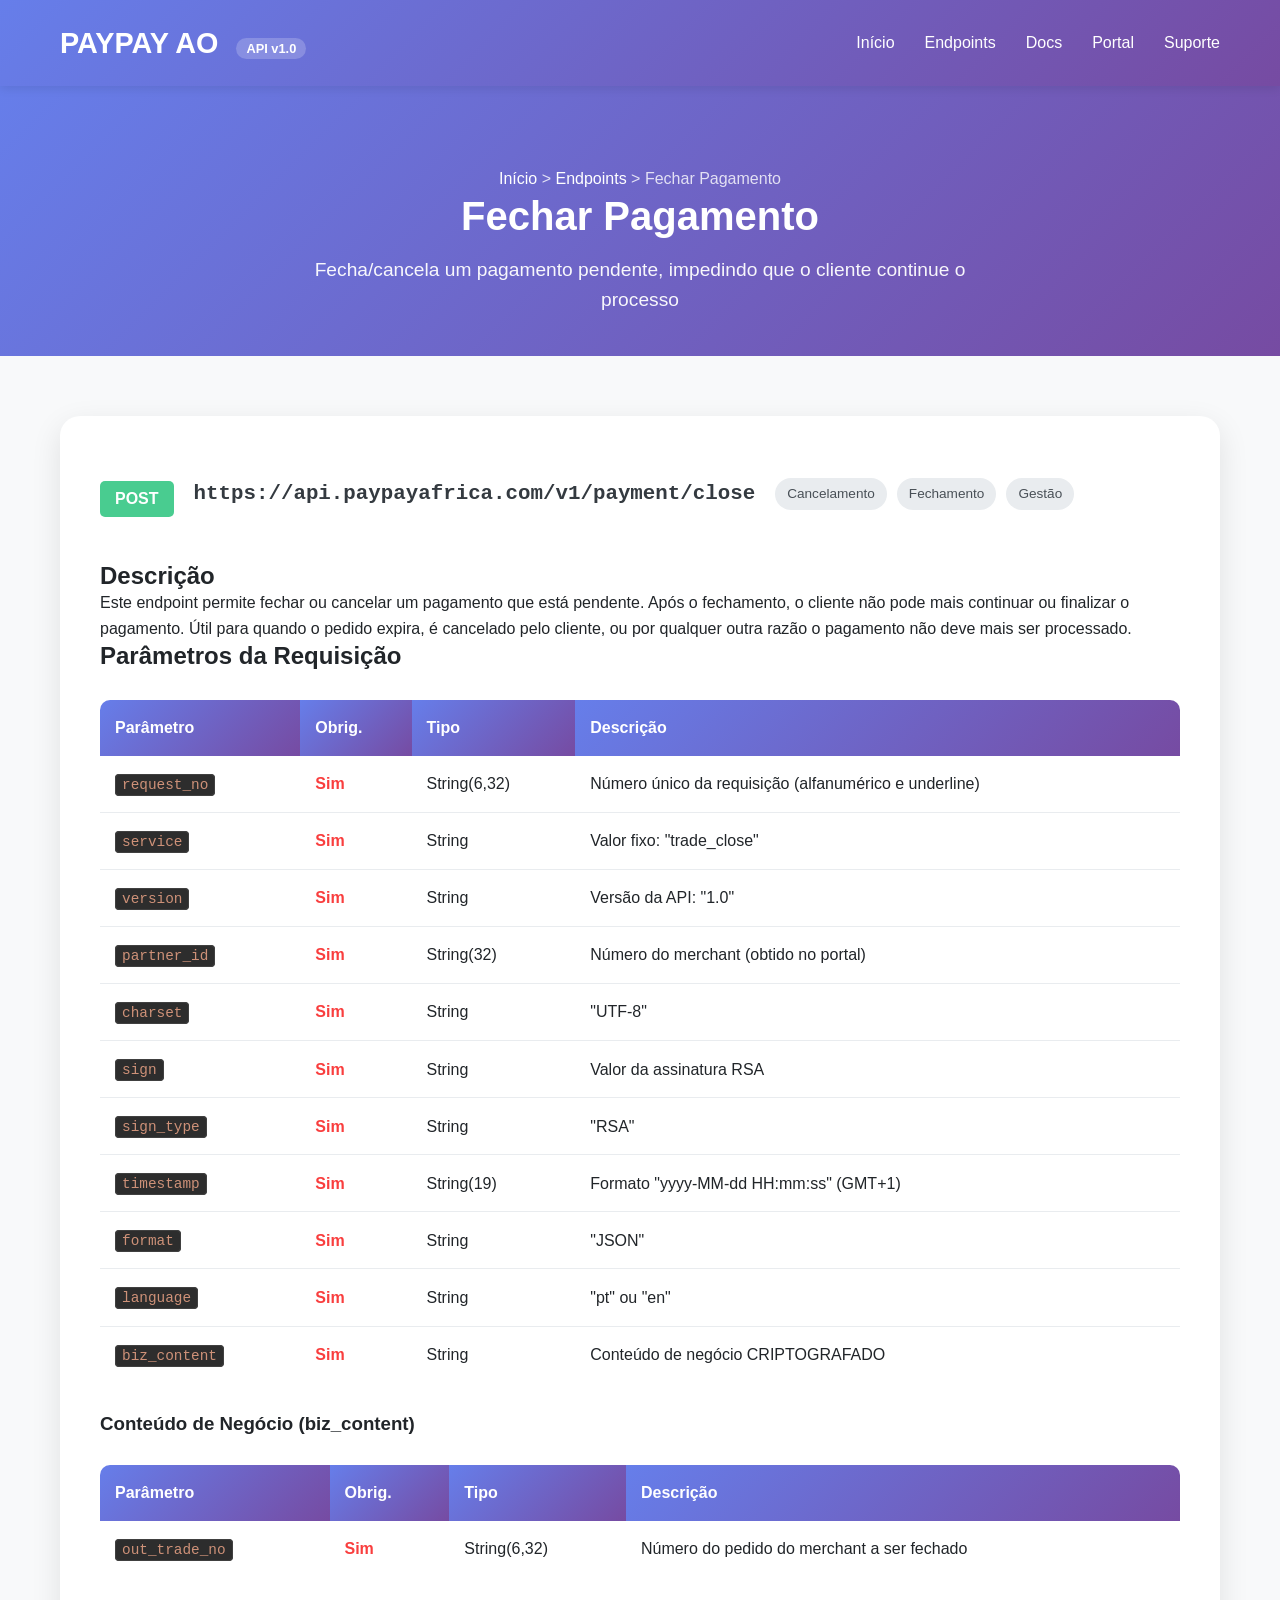
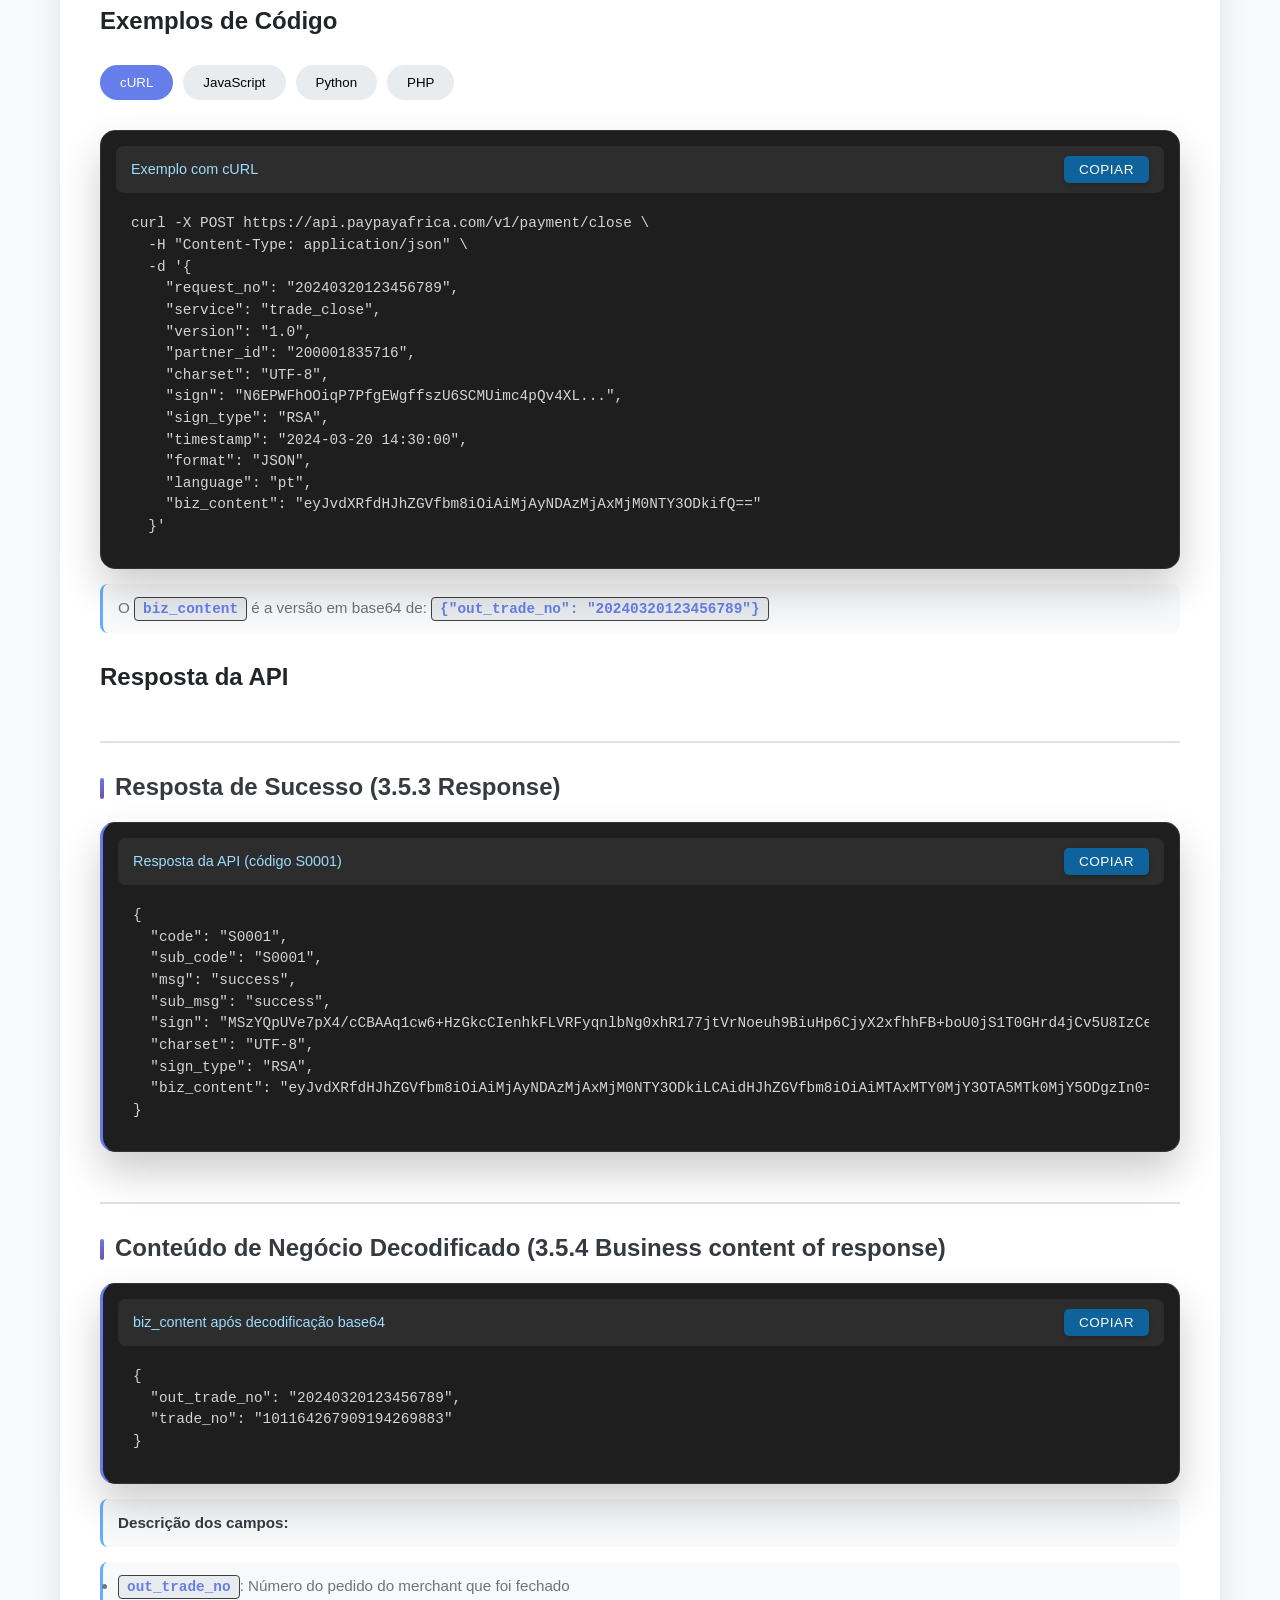
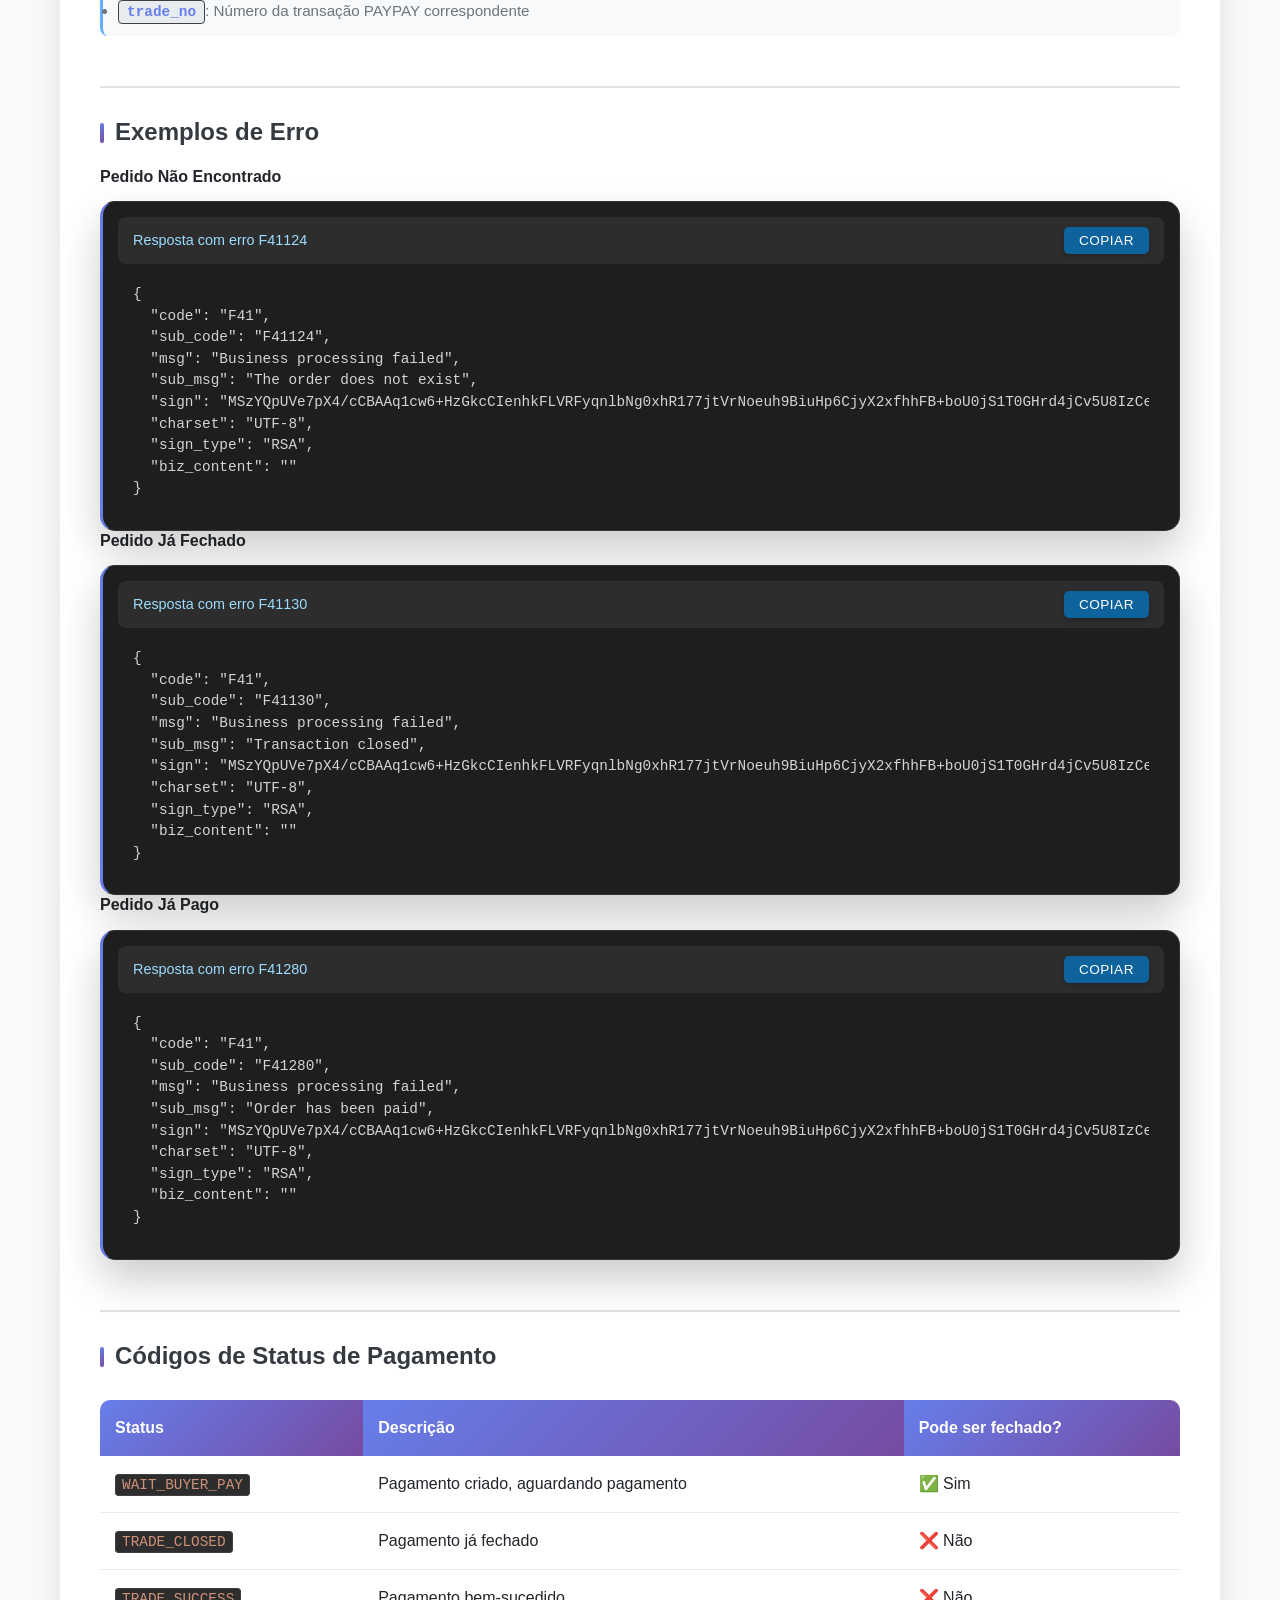
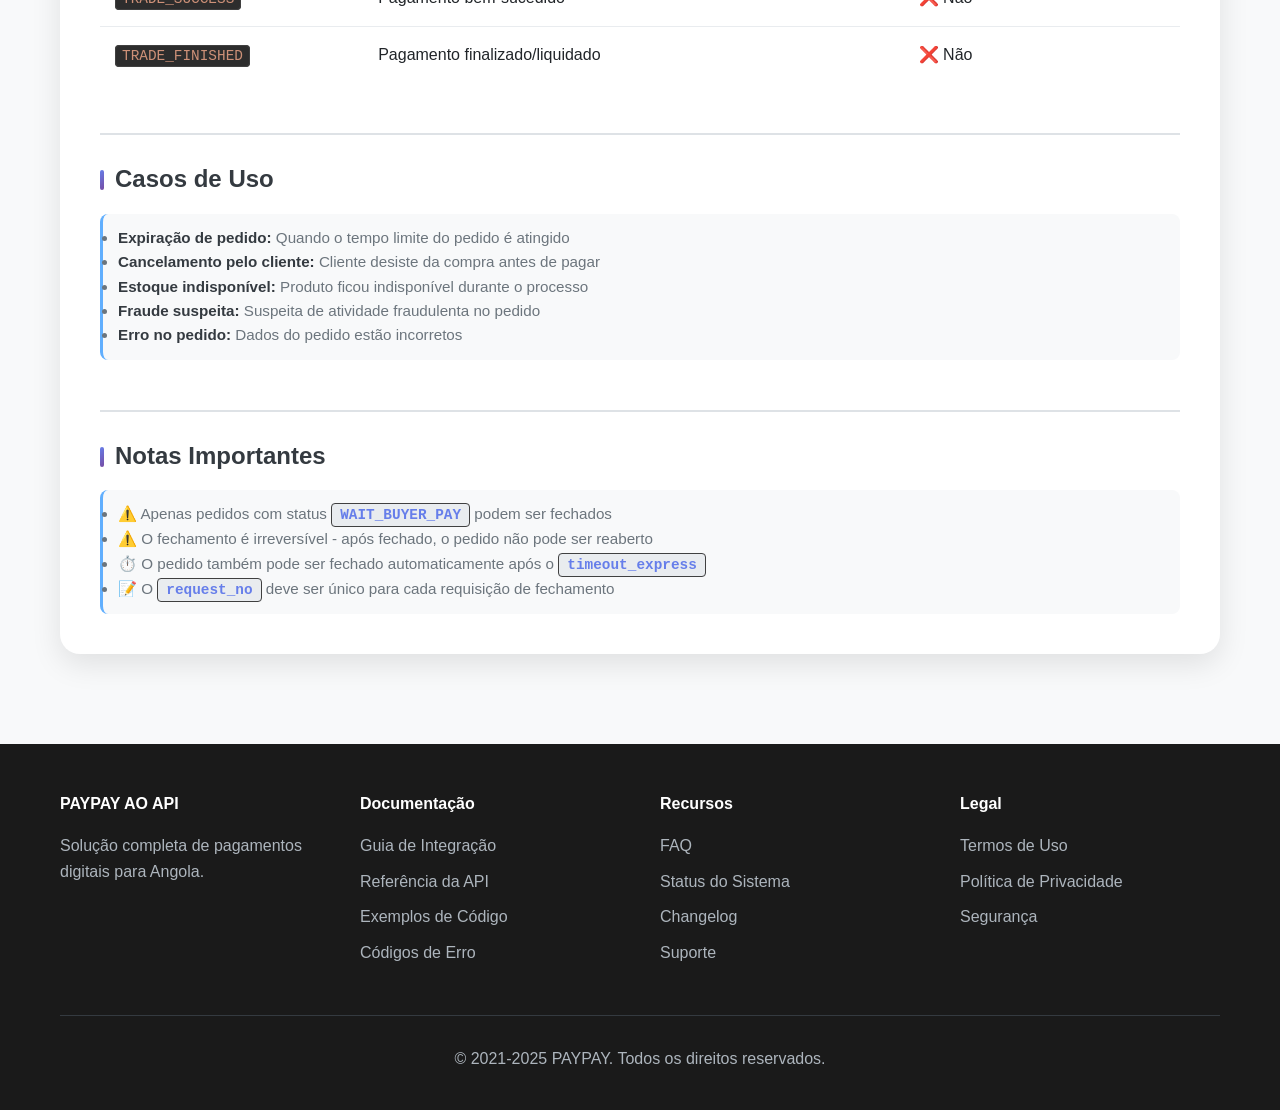
<file: pages/payment-close.html>
<!DOCTYPE html>
<html lang="pt">
<head>
    <meta charset="UTF-8">
    <meta name="viewport" content="width=device-width, initial-scale=1.0">
    <title>POST /payment/close - Fechar Pagamento</title>
    <link rel="stylesheet" href="../css/style.css">
</head>
<body>
    <!-- Header -->
    <header class="main-header">
        <div class="container header-content">
            <a href="../index.html" class="logo">PAYPAY AO <span>API v1.0</span></a>
            <nav class="main-nav">
                <ul>
                    <li><a href="../index.html">Início</a></li>
                    <li><a href="../index.html#endpoints">Endpoints</a></li>
                    <li><a href="../index.html#quick-start">Docs</a></li>
                    <li><a href="https://portal.paypayafrica.com" target="_blank">Portal</a></li>
                    <li><a href="#" onclick="showToast('Suporte: tech@paypayafrica.com')">Suporte</a></li>
                </ul>
            </nav>
        </div>
    </header>

    <!-- Page Header -->
    <section class="page-header">
        <div class="container">
            <div class="breadcrumb">
                <a href="../index.html">Início</a> > <a href="../index.html#endpoints">Endpoints</a> > Fechar Pagamento
            </div>
            <h1>Fechar Pagamento</h1>
            <p>Fecha/cancela um pagamento pendente, impedindo que o cliente continue o processo</p>
        </div>
    </section>

    <!-- Endpoint Detail -->
    <section class="endpoint-detail">
        <div class="container">
            <div class="endpoint-info">
                <div class="endpoint-header">
                    <span class="endpoint-method method-post">POST</span>
                    <span class="endpoint-url">https://api.paypayafrica.com/v1/payment/close</span>
                    <div class="endpoint-tags">
                        <span class="endpoint-tag">Cancelamento</span>
                        <span class="endpoint-tag">Fechamento</span>
                        <span class="endpoint-tag">Gestão</span>
                    </div>
                </div>

                <h2>Descrição</h2>
                <p>Este endpoint permite fechar ou cancelar um pagamento que está pendente. Após o fechamento, o cliente não pode mais continuar ou finalizar o pagamento. Útil para quando o pedido expira, é cancelado pelo cliente, ou por qualquer outra razão o pagamento não deve mais ser processado.</p>

                <h2>Parâmetros da Requisição</h2>
                <div class="table-container">
                    <table>
                        <thead>
                            <tr>
                                <th>Parâmetro</th>
                                <th>Obrig.</th>
                                <th>Tipo</th>
                                <th>Descrição</th>
                            </tr>
                        </thead>
                        <tbody>
                            <tr>
                                <td><code>request_no</code></td>
                                <td><span class="required">Sim</span></td>
                                <td>String(6,32)</td>
                                <td>Número único da requisição (alfanumérico e underline)</td>
                            </tr>
                            <tr>
                                <td><code>service</code></td>
                                <td><span class="required">Sim</span></td>
                                <td>String</td>
                                <td>Valor fixo: "trade_close"</td>
                            </tr>
                            <tr>
                                <td><code>version</code></td>
                                <td><span class="required">Sim</span></td>
                                <td>String</td>
                                <td>Versão da API: "1.0"</td>
                            </tr>
                            <tr>
                                <td><code>partner_id</code></td>
                                <td><span class="required">Sim</span></td>
                                <td>String(32)</td>
                                <td>Número do merchant (obtido no portal)</td>
                            </tr>
                            <tr>
                                <td><code>charset</code></td>
                                <td><span class="required">Sim</span></td>
                                <td>String</td>
                                <td>"UTF-8"</td>
                            </tr>
                            <tr>
                                <td><code>sign</code></td>
                                <td><span class="required">Sim</span></td>
                                <td>String</td>
                                <td>Valor da assinatura RSA</td>
                            </tr>
                            <tr>
                                <td><code>sign_type</code></td>
                                <td><span class="required">Sim</span></td>
                                <td>String</td>
                                <td>"RSA"</td>
                            </tr>
                            <tr>
                                <td><code>timestamp</code></td>
                                <td><span class="required">Sim</span></td>
                                <td>String(19)</td>
                                <td>Formato "yyyy-MM-dd HH:mm:ss" (GMT+1)</td>
                            </tr>
                            <tr>
                                <td><code>format</code></td>
                                <td><span class="required">Sim</span></td>
                                <td>String</td>
                                <td>"JSON"</td>
                            </tr>
                            <tr>
                                <td><code>language</code></td>
                                <td><span class="required">Sim</span></td>
                                <td>String</td>
                                <td>"pt" ou "en"</td>
                            </tr>
                            <tr>
                                <td><code>biz_content</code></td>
                                <td><span class="required">Sim</span></td>
                                <td>String</td>
                                <td>Conteúdo de negócio CRIPTOGRAFADO</td>
                            </tr>
                        </tbody>
                    </table>
                </div>

                <h3>Conteúdo de Negócio (biz_content)</h3>
                <div class="table-container">
                    <table>
                        <thead>
                            <tr>
                                <th>Parâmetro</th>
                                <th>Obrig.</th>
                                <th>Tipo</th>
                                <th>Descrição</th>
                            </tr>
                        </thead>
                        <tbody>
                            <tr>
                                <td><code>out_trade_no</code></td>
                                <td><span class="required">Sim</span></td>
                                <td>String(6,32)</td>
                                <td>Número do pedido do merchant a ser fechado</td>
                            </tr>
                        </tbody>
                    </table>
                </div>

                <h2>Exemplos de Código</h2>
                <div class="code-samples">
                    <div class="sample-tabs">
                        <button class="sample-tab active" data-tab="curl" data-content="curl-sample">cURL</button>
                        <button class="sample-tab" data-tab="javascript" data-content="js-sample">JavaScript</button>
                        <button class="sample-tab" data-tab="python" data-content="py-sample">Python</button>
                        <button class="sample-tab" data-tab="php" data-content="php-sample">PHP</button>
                    </div>

                    <div class="sample-content active" id="curl-sample">
                        <div class="code-block">
                            <div class="code-header">
                                <span>Exemplo com cURL</span>
                                <button class="copy-btn" data-target="curl-code">Copiar</button>
                            </div>
                            <pre id="curl-code">curl -X POST https://api.paypayafrica.com/v1/payment/close \
  -H "Content-Type: application/json" \
  -d '{
    "request_no": "20240320123456789",
    "service": "trade_close",
    "version": "1.0",
    "partner_id": "200001835716",
    "charset": "UTF-8",
    "sign": "N6EPWFhOOiqP7PfgEWgffszU6SCMUimc4pQv4XL...",
    "sign_type": "RSA",
    "timestamp": "2024-03-20 14:30:00",
    "format": "JSON",
    "language": "pt",
    "biz_content": "eyJvdXRfdHJhZGVfbm8iOiAiMjAyNDAzMjAxMjM0NTY3ODkifQ=="
  }'</pre>
                        </div>
                        <p class="response-note">O <code>biz_content</code> é a versão em base64 de: <code>{"out_trade_no": "20240320123456789"}</code></p>
                    </div>

                    <div class="sample-content" id="js-sample">
                        <div class="code-block">
                            <div class="code-header">
                                <span>Exemplo com JavaScript (Node.js)</span>
                                <button class="copy-btn" data-target="js-code">Copiar</button>
                            </div>
                            <pre id="js-code">// Exemplo com JavaScript (Node.js)
const crypto = require('crypto');

// Dados do biz_content (antes da criptografia)
const bizContent = {
    out_trade_no: '20240320123456789'
};

// Função para criptografar (exemplo - use a biblioteca adequada)
function encryptRSA(text, publicKey) {
    // Implementar criptografia RSA com chave pública
    // Por simplicidade, este exemplo apenas converte para base64
    return Buffer.from(JSON.stringify(text)).toString('base64');
}

const encryptedBizContent = encryptRSA(bizContent);

const requestData = {
    request_no: '20240320123456789',
    service: 'trade_close',
    version: '1.0',
    partner_id: '200001835716',
    charset: 'UTF-8',
    sign: 'N6EPWFhOOiqP7PfgEWgffszU6SCMUimc4pQv4XL...',
    sign_type: 'RSA',
    timestamp: '2024-03-20 14:30:00',
    format: 'JSON',
    language: 'pt',
    biz_content: encryptedBizContent
};

fetch('https://api.paypayafrica.com/v1/payment/close', {
    method: 'POST',
    headers: {
        'Content-Type': 'application/json',
    },
    body: JSON.stringify(requestData)
})
.then(response => response.json())
.then(data => {
    console.log('Resposta:', data);
    
    if (data.code === 'S0001') {
        // Decodificar biz_content da resposta
        const responseBizContent = JSON.parse(Buffer.from(data.biz_content, 'base64').toString());
        console.log('Pedido fechado:', responseBizContent.out_trade_no);
        console.log('Número PAYPAY:', responseBizContent.trade_no);
    }
})
.catch(error => console.error('Erro:', error));</pre>
                        </div>
                    </div>

                    <div class="sample-content" id="py-sample">
                        <div class="code-block">
                            <div class="code-header">
                                <span>Exemplo com Python</span>
                                <button class="copy-btn" data-target="py-code">Copiar</button>
                            </div>
                            <pre id="py-code">import requests
import json
import base64
from Crypto.PublicKey import RSA
from Crypto.Cipher import PKCS1_v1_5

# Dados do biz_content
biz_content = {
    "out_trade_no": "20240320123456789"
}

# Função para criptografar (exemplo)
def encrypt_biz_content(data):
    # Implementar criptografia RSA com chave pública
    # Por simplicidade, este exemplo apenas converte para base64
    json_str = json.dumps(data)
    return base64.b64encode(json_str.encode()).decode()

# Requisição
url = "https://api.paypayafrica.com/v1/payment/close"

payload = {
    "request_no": "20240320123456789",
    "service": "trade_close",
    "version": "1.0",
    "partner_id": "200001835716",
    "charset": "UTF-8",
    "sign": "N6EPWFhOOiqP7PfgEWgffszU6SCMUimc4pQv4XL...",
    "sign_type": "RSA",
    "timestamp": "2024-03-20 14:30:00",
    "format": "JSON",
    "language": "pt",
    "biz_content": encrypt_biz_content(biz_content)
}

headers = {
    'Content-Type': 'application/json'
}

try:
    response = requests.post(url, headers=headers, json=payload)
    response.raise_for_status()
    
    data = response.json()
    print("Resposta:", json.dumps(data, indent=2))
    
    if data.get('code') == 'S0001':
        # Decodificar resposta
        response_biz = json.loads(base64.b64decode(data['biz_content']))
        print(f"Pedido fechado: {response_biz['out_trade_no']}")
        print(f"Trade No: {response_biz['trade_no']}")
        
except requests.exceptions.RequestException as e:
    print(f"Erro na requisição: {e}")</pre>
                        </div>
                    </div>

                    <div class="sample-content" id="php-sample">
                        <div class="code-block">
                            <div class="code-header">
                                <span>Exemplo com PHP</span>
                                <button class="copy-btn" data-target="php-code">Copiar</button>
                            </div>
                            <pre id="php-code">&lt;?php
// Dados do biz_content
$bizContent = [
    'out_trade_no' => '20240320123456789'
];

// Função para criptografar (exemplo)
function encryptBizContent($data) {
    $json = json_encode($data);
    return base64_encode($json);
}

$url = 'https://api.paypayafrica.com/v1/payment/close';

$data = [
    'request_no' => '20240320123456789',
    'service' => 'trade_close',
    'version' => '1.0',
    'partner_id' => '200001835716',
    'charset' => 'UTF-8',
    'sign' => 'N6EPWFhOOiqP7PfgEWgffszU6SCMUimc4pQv4XL...',
    'sign_type' => 'RSA',
    'timestamp' => '2024-03-20 14:30:00',
    'format' => 'JSON',
    'language' => 'pt',
    'biz_content' => encryptBizContent($bizContent)
];

$json_data = json_encode($data);

$ch = curl_init($url);
curl_setopt($ch, CURLOPT_CUSTOMREQUEST, "POST");
curl_setopt($ch, CURLOPT_POSTFIELDS, $json_data);
curl_setopt($ch, CURLOPT_RETURNTRANSFER, true);
curl_setopt($ch, CURLOPT_HTTPHEADER, [
    'Content-Type: application/json',
    'Content-Length: ' . strlen($json_data)
]);

$response = curl_exec($ch);
$http_code = curl_getinfo($ch, CURLINFO_HTTP_CODE);

if (curl_errno($ch)) {
    echo 'Erro cURL: ' . curl_error($ch);
} else {
    echo "HTTP Code: $http_code\n";
    $response_data = json_decode($response, true);
    echo "Resposta: " . json_encode($response_data, JSON_PRETTY_PRINT) . "\n";
    
    if ($response_data['code'] == 'S0001') {
        // Decodificar biz_content da resposta
        $responseBiz = json_decode(base64_decode($response_data['biz_content']), true);
        echo "Pedido fechado: " . $responseBiz['out_trade_no'] . "\n";
        echo "Trade No: " . $responseBiz['trade_no'] . "\n";
    }
}

curl_close($ch);
?&gt;</pre>
                        </div>
                    </div>
                </div>

                <h2>Resposta da API</h2>
                
                <div class="response-section">
                    <h3 class="response-title">Resposta de Sucesso (3.5.3 Response)</h3>
                    <div class="code-block response-block">
                        <div class="code-header">
                            <span>Resposta da API (código S0001)</span>
                            <button class="copy-btn" data-target="response-success">Copiar</button>
                        </div>
                        <pre id="response-success">{
  "code": "S0001",
  "sub_code": "S0001",
  "msg": "success",
  "sub_msg": "success",
  "sign": "MSzYQpUVe7pX4/[base64]/p8oenVzRMpTPzOEenZVOTadgJQ4H+r1HgBtnYBpvogpH/+B62pNnwnwSm0y5LEaYCx7YGyX+3BbnWqq6y0Zzz0QEeil4SUIj1BpU2AKBaMXLsvoMb/OFH21ew==",
  "charset": "UTF-8",
  "sign_type": "RSA",
  "biz_content": "eyJvdXRfdHJhZGVfbm8iOiAiMjAyNDAzMjAxMjM0NTY3ODkiLCAidHJhZGVfbm8iOiAiMTAxMTY0MjY3OTA5MTk0MjY5ODgzIn0="
}</pre>
                    </div>
                </div>

                <div class="response-section">
                    <h3 class="response-title">Conteúdo de Negócio Decodificado (3.5.4 Business content of response)</h3>
                    <div class="code-block response-block">
                        <div class="code-header">
                            <span>biz_content após decodificação base64</span>
                            <button class="copy-btn" data-target="bizcontent-decoded">Copiar</button>
                        </div>
                        <pre id="bizcontent-decoded">{
  "out_trade_no": "20240320123456789",
  "trade_no": "101164267909194269883"
}</pre>
                    </div>
                    <p class="response-note"><strong>Descrição dos campos:</strong></p>
                    <ul class="response-note">
                        <li><code>out_trade_no</code>: Número do pedido do merchant que foi fechado</li>
                        <li><code>trade_no</code>: Número da transação PAYPAY correspondente</li>
                    </ul>
                </div>

                <div class="response-section">
                    <h3 class="response-title">Exemplos de Erro</h3>
                    
                    <h4>Pedido Não Encontrado</h4>
                    <div class="code-block response-block">
                        <div class="code-header">
                            <span>Resposta com erro F41124</span>
                            <button class="copy-btn" data-target="error-notfound">Copiar</button>
                        </div>
                        <pre id="error-notfound">{
  "code": "F41",
  "sub_code": "F41124",
  "msg": "Business processing failed",
  "sub_msg": "The order does not exist",
  "sign": "MSzYQpUVe7pX4/[base64]/p8oenVzRMpTPzOEenZVOTadgJQ4H+r1HgBtnYBpvogpH/+B62pNnwnwSm0y5LEaYCx7YGyX+3BbnWqq6y0Zzz0QEeil4SUIj1BpU2AKBaMXLsvoMb/OFH21ew==",
  "charset": "UTF-8",
  "sign_type": "RSA",
  "biz_content": ""
}</pre>
                    </div>

                    <h4>Pedido Já Fechado</h4>
                    <div class="code-block response-block">
                        <div class="code-header">
                            <span>Resposta com erro F41130</span>
                            <button class="copy-btn" data-target="error-closed">Copiar</button>
                        </div>
                        <pre id="error-closed">{
  "code": "F41",
  "sub_code": "F41130",
  "msg": "Business processing failed",
  "sub_msg": "Transaction closed",
  "sign": "MSzYQpUVe7pX4/[base64]/p8oenVzRMpTPzOEenZVOTadgJQ4H+r1HgBtnYBpvogpH/+B62pNnwnwSm0y5LEaYCx7YGyX+3BbnWqq6y0Zzz0QEeil4SUIj1BpU2AKBaMXLsvoMb/OFH21ew==",
  "charset": "UTF-8",
  "sign_type": "RSA",
  "biz_content": ""
}</pre>
                    </div>

                    <h4>Pedido Já Pago</h4>
                    <div class="code-block response-block">
                        <div class="code-header">
                            <span>Resposta com erro F41280</span>
                            <button class="copy-btn" data-target="error-paid">Copiar</button>
                        </div>
                        <pre id="error-paid">{
  "code": "F41",
  "sub_code": "F41280",
  "msg": "Business processing failed",
  "sub_msg": "Order has been paid",
  "sign": "MSzYQpUVe7pX4/[base64]/p8oenVzRMpTPzOEenZVOTadgJQ4H+r1HgBtnYBpvogpH/+B62pNnwnwSm0y5LEaYCx7YGyX+3BbnWqq6y0Zzz0QEeil4SUIj1BpU2AKBaMXLsvoMb/OFH21ew==",
  "charset": "UTF-8",
  "sign_type": "RSA",
  "biz_content": ""
}</pre>
                    </div>
                </div>

                <div class="response-section">
                    <h3 class="response-title">Códigos de Status de Pagamento</h3>
                    <div class="table-container">
                        <table>
                            <thead>
                                <tr>
                                    <th>Status</th>
                                    <th>Descrição</th>
                                    <th>Pode ser fechado?</th>
                                </tr>
                            </thead>
                            <tbody>
                                <tr>
                                    <td><code>WAIT_BUYER_PAY</code></td>
                                    <td>Pagamento criado, aguardando pagamento</td>
                                    <td>✅ Sim</td>
                                </tr>
                                <tr>
                                    <td><code>TRADE_CLOSED</code></td>
                                    <td>Pagamento já fechado</td>
                                    <td>❌ Não</td>
                                </tr>
                                <tr>
                                    <td><code>TRADE_SUCCESS</code></td>
                                    <td>Pagamento bem-sucedido</td>
                                    <td>❌ Não</td>
                                </tr>
                                <tr>
                                    <td><code>TRADE_FINISHED</code></td>
                                    <td>Pagamento finalizado/liquidado</td>
                                    <td>❌ Não</td>
                                </tr>
                            </tbody>
                        </table>
                    </div>
                </div>

                <div class="response-section">
                    <h3 class="response-title">Casos de Uso</h3>
                    <ul class="response-note">
                        <li><strong>Expiração de pedido:</strong> Quando o tempo limite do pedido é atingido</li>
                        <li><strong>Cancelamento pelo cliente:</strong> Cliente desiste da compra antes de pagar</li>
                        <li><strong>Estoque indisponível:</strong> Produto ficou indisponível durante o processo</li>
                        <li><strong>Fraude suspeita:</strong> Suspeita de atividade fraudulenta no pedido</li>
                        <li><strong>Erro no pedido:</strong> Dados do pedido estão incorretos</li>
                    </ul>
                </div>

                <div class="response-section">
                    <h3 class="response-title">Notas Importantes</h3>
                    <ul class="response-note">
                        <li>⚠️ Apenas pedidos com status <code>WAIT_BUYER_PAY</code> podem ser fechados</li>
                        <li>⚠️ O fechamento é irreversível - após fechado, o pedido não pode ser reaberto</li>
                        <li>⏱️ O pedido também pode ser fechado automaticamente após o <code>timeout_express</code></li>
                        <li>📝 O <code>request_no</code> deve ser único para cada requisição de fechamento</li>
                    </ul>
                </div>
            </div>
        </div>
    </section>

    <!-- Footer -->
    <footer class="footer">
        <div class="container">
            <div class="footer-content">
                <div class="footer-section">
                    <h4>PAYPAY AO API</h4>
                    <p>Solução completa de pagamentos digitais para Angola.</p>
                </div>
                <div class="footer-section">
                    <h4>Documentação</h4>
                    <ul>
                        <li><a href="../index.html#quick-start">Guia de Integração</a></li>
                        <li><a href="../index.html#endpoints">Referência da API</a></li>
                        <li><a href="#" onclick="showToast('Exemplos disponíveis em breve!')">Exemplos de Código</a></li>
                        <li><a href="#" onclick="showToast('Códigos de erro disponíveis em breve!')">Códigos de Erro</a></li>
                    </ul>
                </div>
                <div class="footer-section">
                    <h4>Recursos</h4>
                    <ul>
                        <li><a href="#" onclick="showToast('FAQ disponível em breve!')">FAQ</a></li>
                        <li><a href="#" onclick="showToast('Status do sistema: Online')">Status do Sistema</a></li>
                        <li><a href="#" onclick="showToast('Changelog v1.0 - Lançamento')">Changelog</a></li>
                        <li><a href="#" onclick="showToast('Suporte: tech@paypayafrica.com')">Suporte</a></li>
                    </ul>
                </div>
                <div class="footer-section">
                    <h4>Legal</h4>
                    <ul>
                        <li><a href="#" onclick="showToast('Termos de uso disponíveis em breve!')">Termos de Uso</a></li>
                        <li><a href="#" onclick="showToast('Política de privacidade disponível em breve!')">Política de Privacidade</a></li>
                        <li><a href="#" onclick="showToast('Segurança: RSA 1024 bits')">Segurança</a></li>
                    </ul>
                </div>
            </div>
            <div class="footer-bottom">
                <p>&copy; 2021-2025 PAYPAY. Todos os direitos reservados.</p>
            </div>
        </div>
    </footer>

    <script src="../js/main.js"></script>
    <script>
        // Inicializar tabs de exemplo
        document.addEventListener('DOMContentLoaded', function() {
            const tabs = document.querySelectorAll('.sample-tab');
            tabs.forEach(tab => {
                tab.addEventListener('click', function() {
                    // Remover active de todas as tabs
                    tabs.forEach(t => t.classList.remove('active'));
                    // Adicionar active na tab clicada
                    this.classList.add('active');
                    
                    // Esconder todos os conteúdos
                    document.querySelectorAll('.sample-content').forEach(content => {
                        content.classList.remove('active');
                    });
                    
                    // Mostrar o conteúdo correspondente
                    const contentId = this.getAttribute('data-content');
                    document.getElementById(contentId).classList.add('active');
                });
            });
        });
    </script>
</body>
</html>
</file>
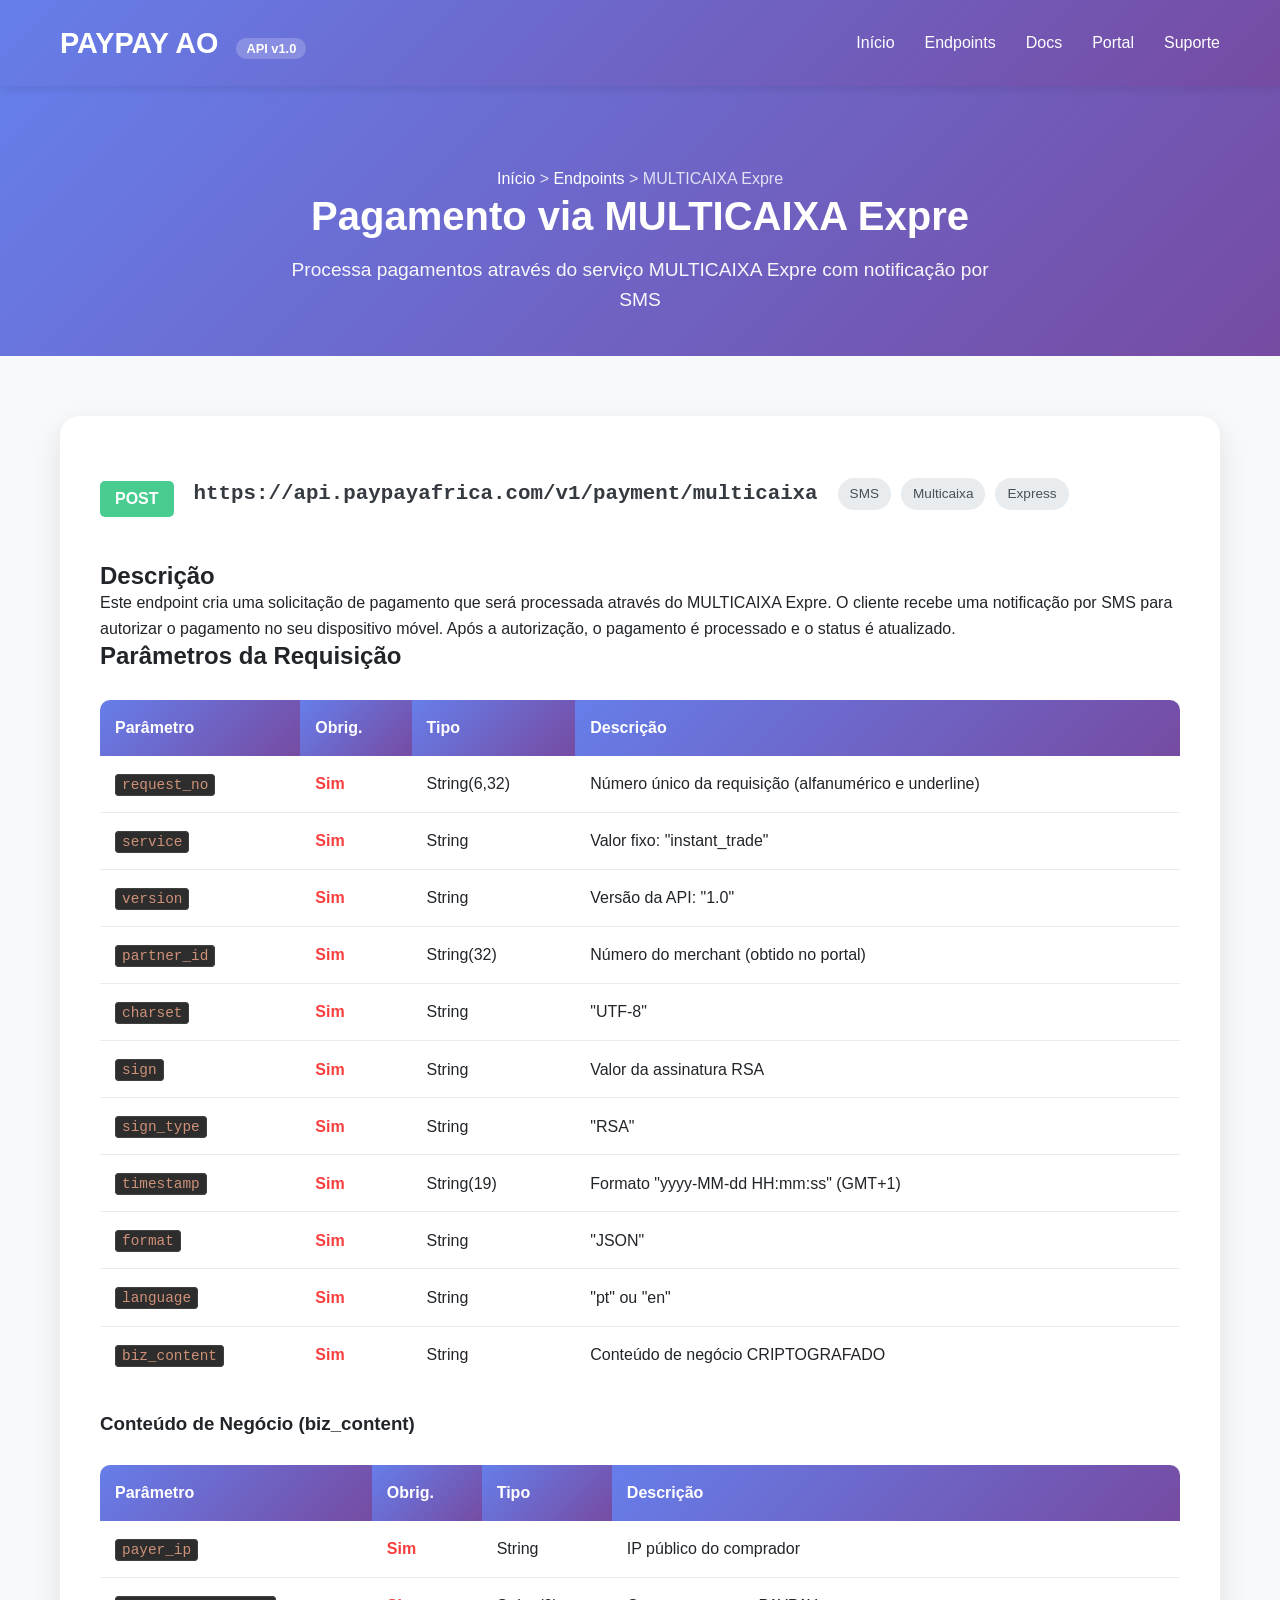
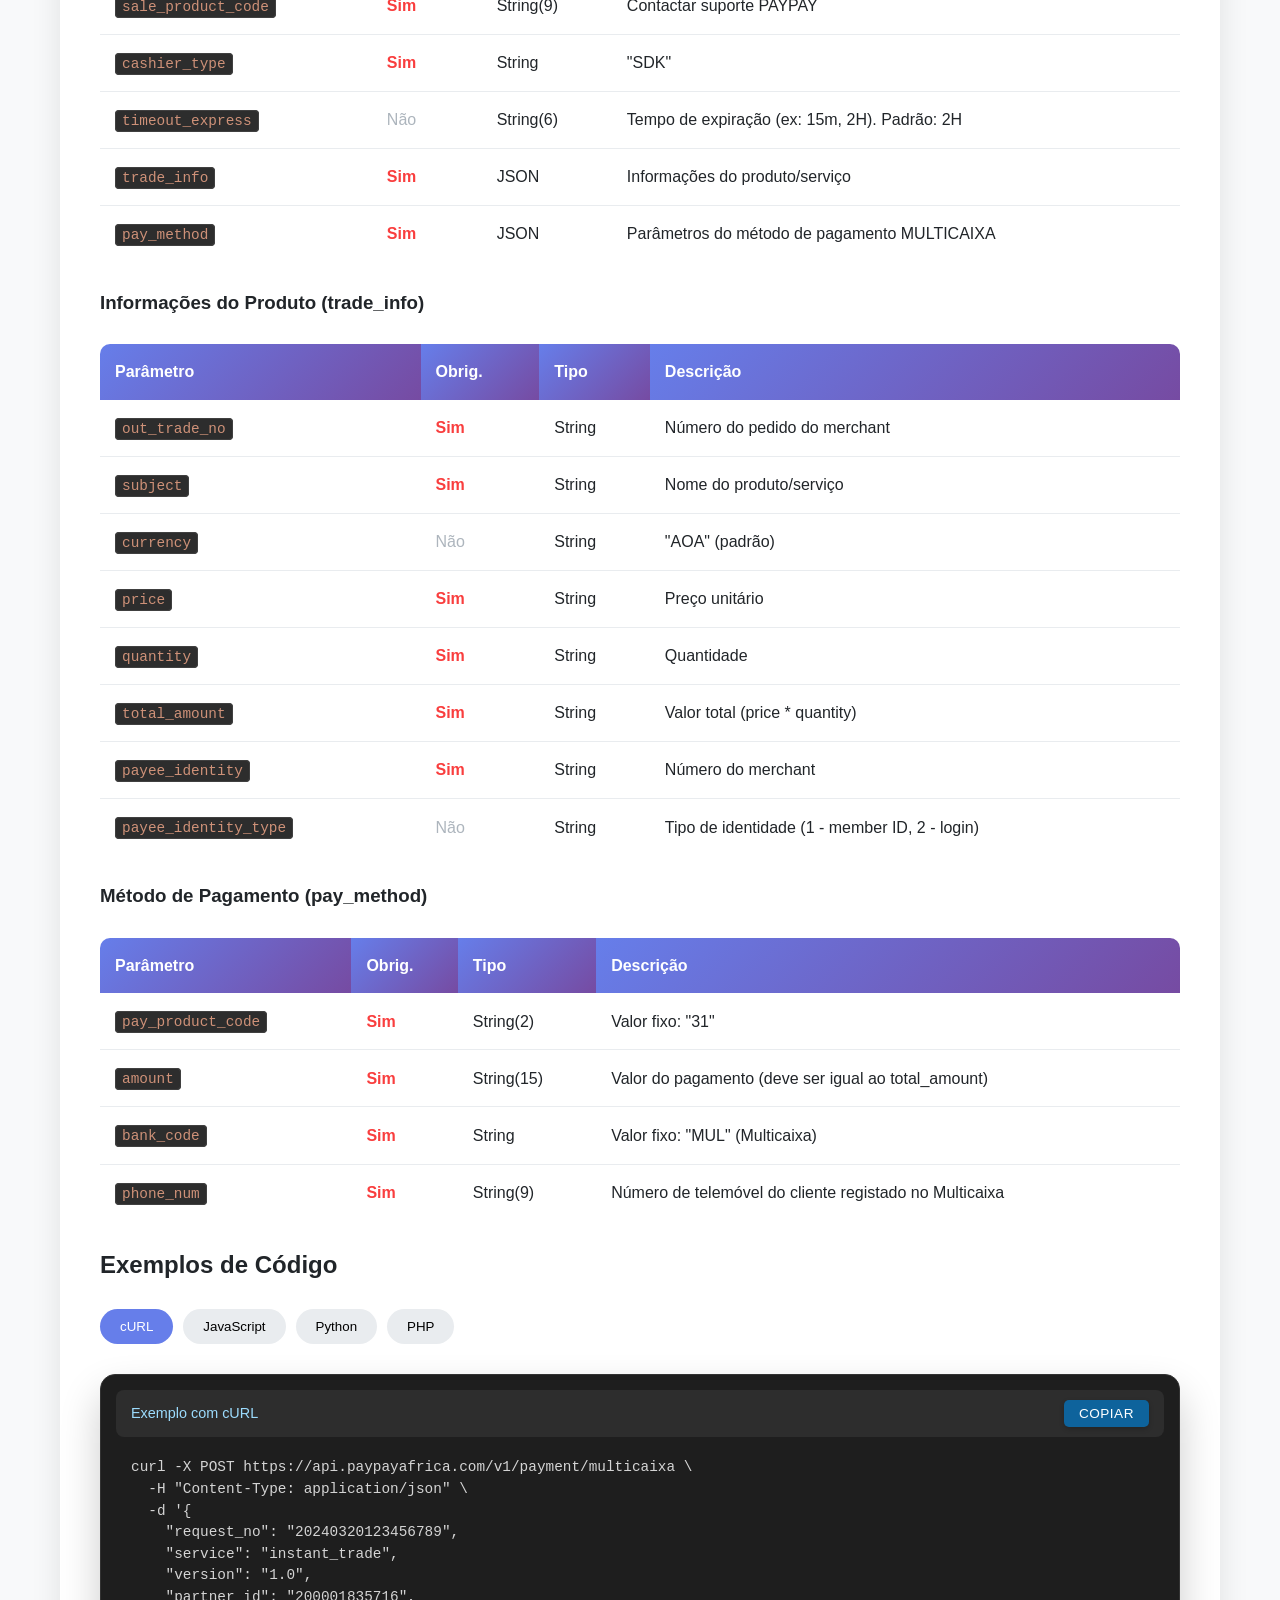
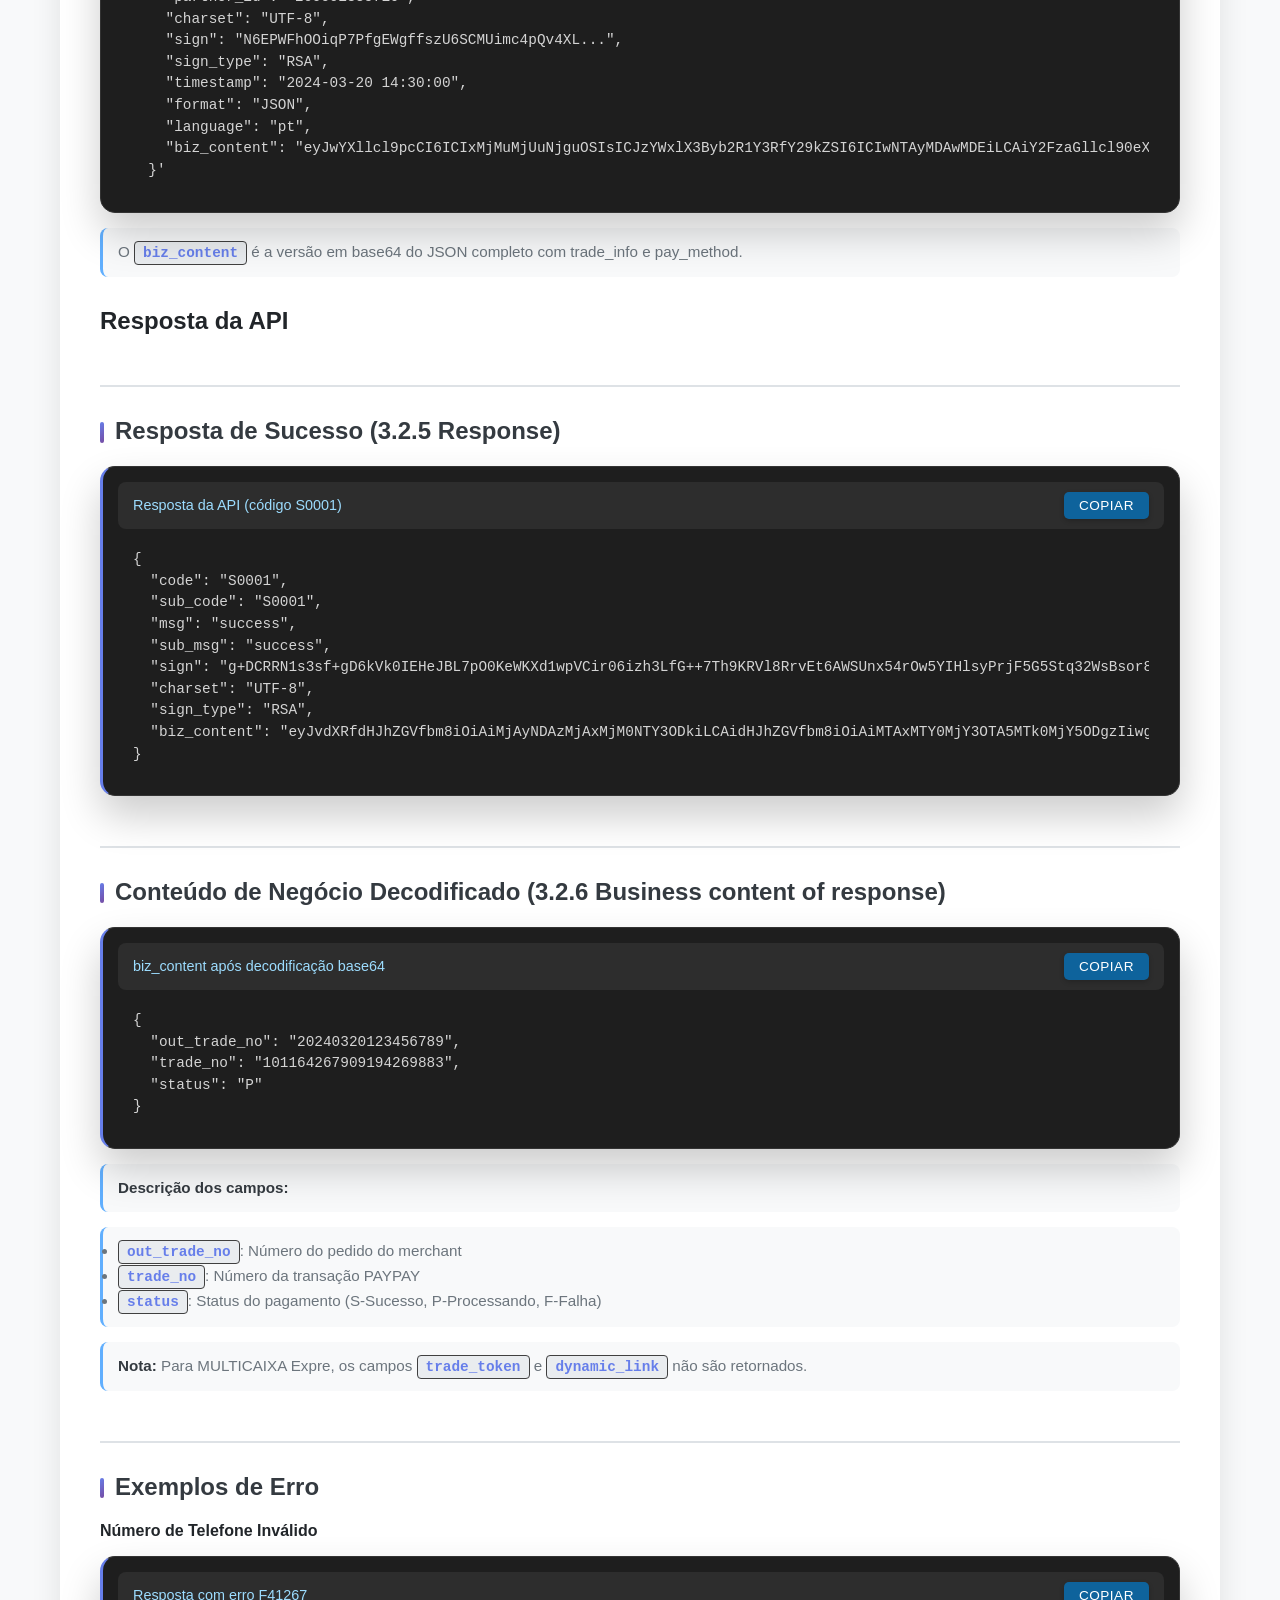
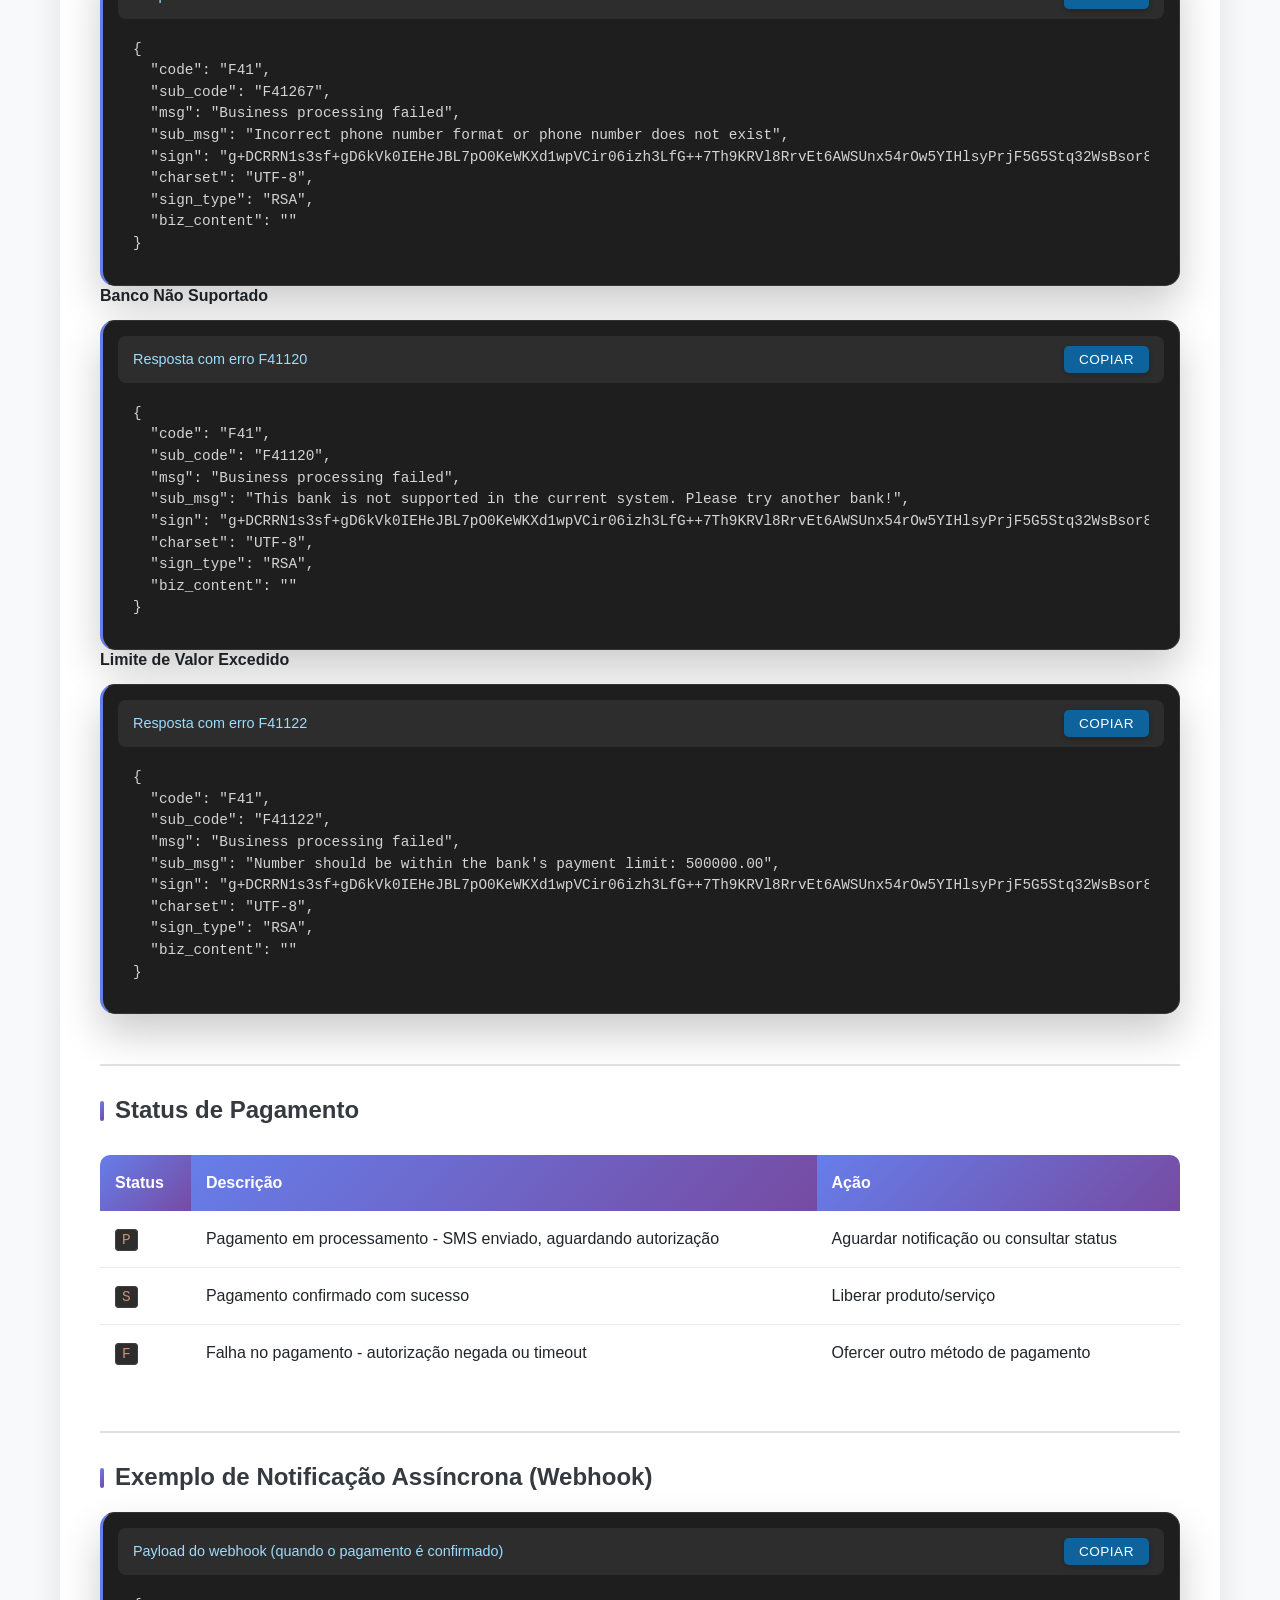
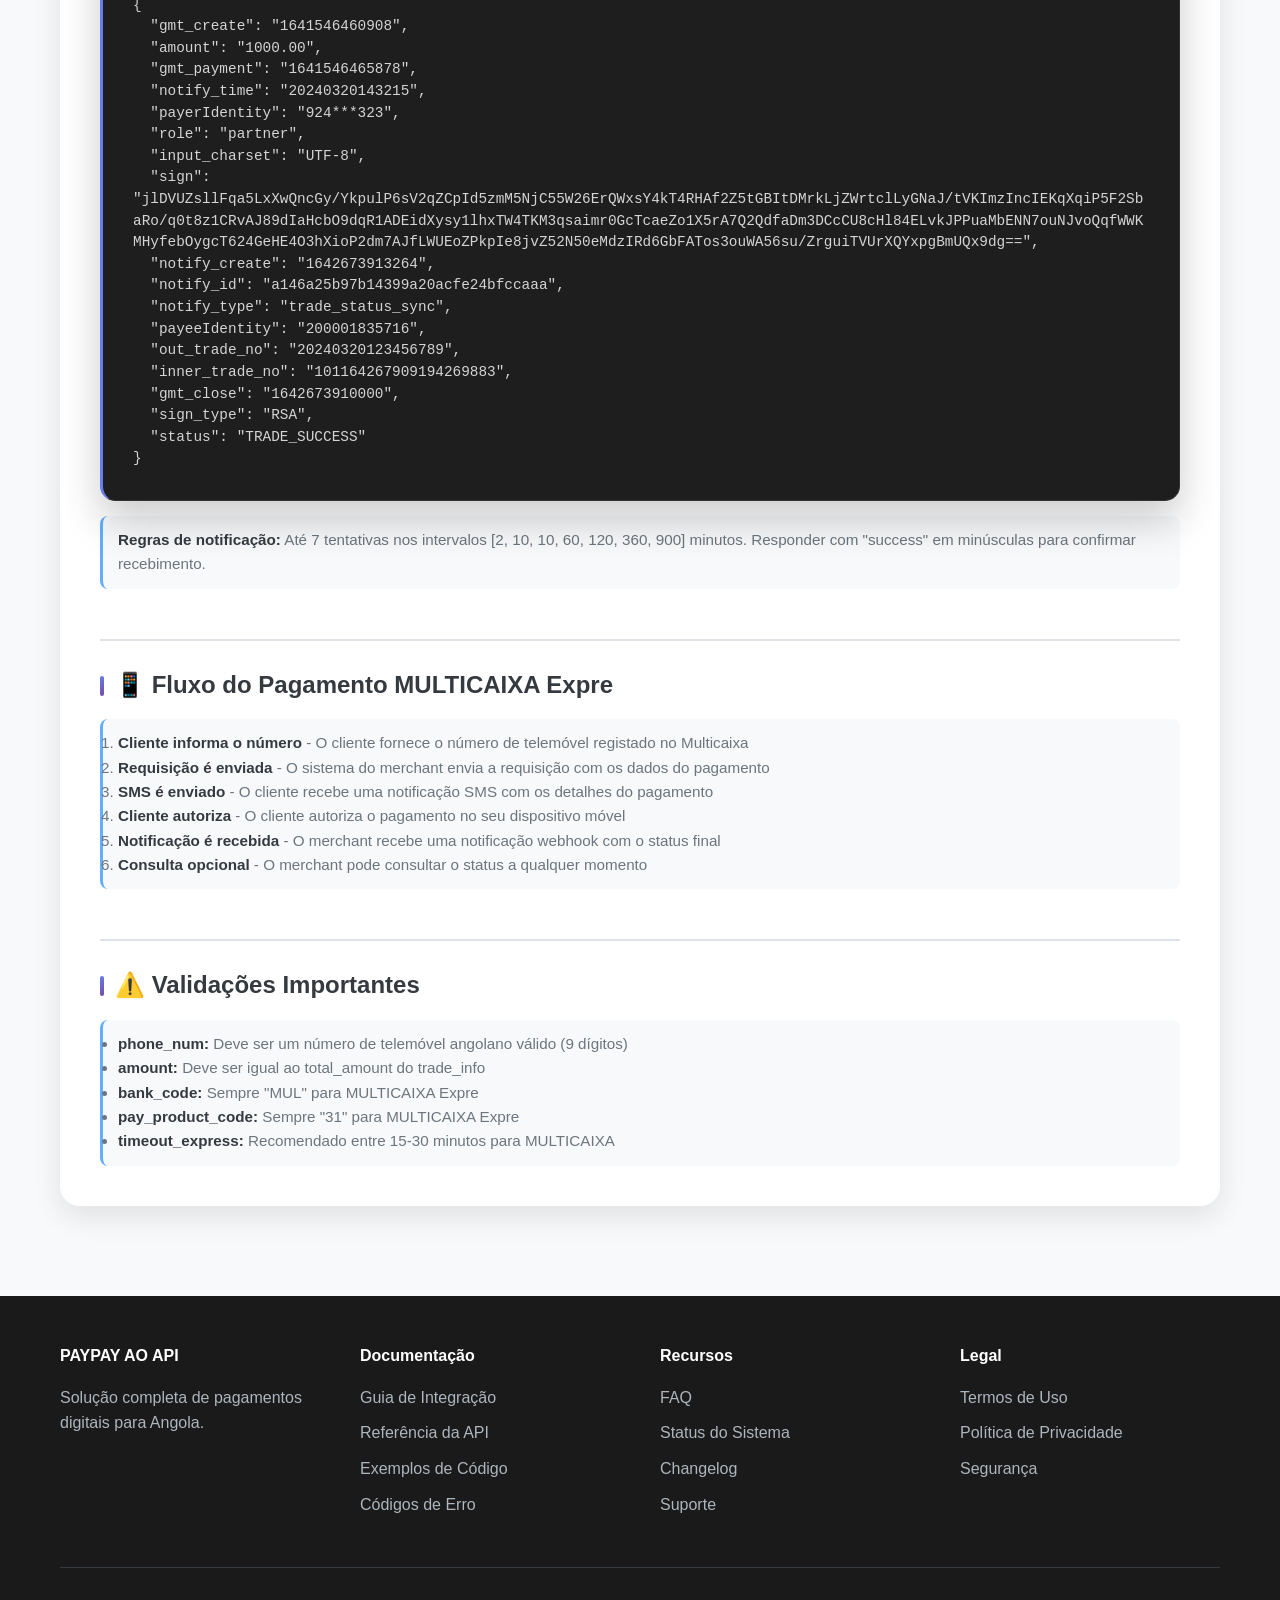
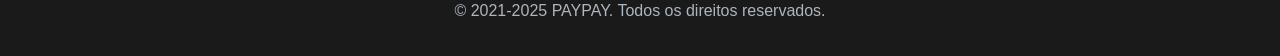
<file: pages/payment-multicaixa.html>
<!DOCTYPE html>
<html lang="pt">
<head>
    <meta charset="UTF-8">
    <meta name="viewport" content="width=device-width, initial-scale=1.0">
    <title>POST /payment/multicaixa - Pagamento via MULTICAIXA Expre</title>
    <link rel="stylesheet" href="../css/style.css">
</head>
<body>
    <!-- Header -->
    <header class="main-header">
        <div class="container header-content">
            <a href="../index.html" class="logo">PAYPAY AO <span>API v1.0</span></a>
            <nav class="main-nav">
                <ul>
                    <li><a href="../index.html">Início</a></li>
                    <li><a href="../index.html#endpoints">Endpoints</a></li>
                    <li><a href="../index.html#quick-start">Docs</a></li>
                    <li><a href="https://portal.paypayafrica.com" target="_blank">Portal</a></li>
                    <li><a href="#" onclick="showToast('Suporte: tech@paypayafrica.com')">Suporte</a></li>
                </ul>
            </nav>
        </div>
    </header>

    <!-- Page Header -->
    <section class="page-header">
        <div class="container">
            <div class="breadcrumb">
                <a href="../index.html">Início</a> > <a href="../index.html#endpoints">Endpoints</a> > MULTICAIXA Expre
            </div>
            <h1>Pagamento via MULTICAIXA Expre</h1>
            <p>Processa pagamentos através do serviço MULTICAIXA Expre com notificação por SMS</p>
        </div>
    </section>

    <!-- Endpoint Detail -->
    <section class="endpoint-detail">
        <div class="container">
            <div class="endpoint-info">
                <div class="endpoint-header">
                    <span class="endpoint-method method-post">POST</span>
                    <span class="endpoint-url">https://api.paypayafrica.com/v1/payment/multicaixa</span>
                    <div class="endpoint-tags">
                        <span class="endpoint-tag">SMS</span>
                        <span class="endpoint-tag">Multicaixa</span>
                        <span class="endpoint-tag">Express</span>
                    </div>
                </div>

                <h2>Descrição</h2>
                <p>Este endpoint cria uma solicitação de pagamento que será processada através do MULTICAIXA Expre. O cliente recebe uma notificação por SMS para autorizar o pagamento no seu dispositivo móvel. Após a autorização, o pagamento é processado e o status é atualizado.</p>

                <h2>Parâmetros da Requisição</h2>
                <div class="table-container">
                    <table>
                        <thead>
                            <tr>
                                <th>Parâmetro</th>
                                <th>Obrig.</th>
                                <th>Tipo</th>
                                <th>Descrição</th>
                            </tr>
                        </thead>
                        <tbody>
                            <tr>
                                <td><code>request_no</code></td>
                                <td><span class="required">Sim</span></td>
                                <td>String(6,32)</td>
                                <td>Número único da requisição (alfanumérico e underline)</td>
                            </tr>
                            <tr>
                                <td><code>service</code></td>
                                <td><span class="required">Sim</span></td>
                                <td>String</td>
                                <td>Valor fixo: "instant_trade"</td>
                            </tr>
                            <tr>
                                <td><code>version</code></td>
                                <td><span class="required">Sim</span></td>
                                <td>String</td>
                                <td>Versão da API: "1.0"</td>
                            </tr>
                            <tr>
                                <td><code>partner_id</code></td>
                                <td><span class="required">Sim</span></td>
                                <td>String(32)</td>
                                <td>Número do merchant (obtido no portal)</td>
                            </tr>
                            <tr>
                                <td><code>charset</code></td>
                                <td><span class="required">Sim</span></td>
                                <td>String</td>
                                <td>"UTF-8"</td>
                            </tr>
                            <tr>
                                <td><code>sign</code></td>
                                <td><span class="required">Sim</span></td>
                                <td>String</td>
                                <td>Valor da assinatura RSA</td>
                            </tr>
                            <tr>
                                <td><code>sign_type</code></td>
                                <td><span class="required">Sim</span></td>
                                <td>String</td>
                                <td>"RSA"</td>
                            </tr>
                            <tr>
                                <td><code>timestamp</code></td>
                                <td><span class="required">Sim</span></td>
                                <td>String(19)</td>
                                <td>Formato "yyyy-MM-dd HH:mm:ss" (GMT+1)</td>
                            </tr>
                            <tr>
                                <td><code>format</code></td>
                                <td><span class="required">Sim</span></td>
                                <td>String</td>
                                <td>"JSON"</td>
                            </tr>
                            <tr>
                                <td><code>language</code></td>
                                <td><span class="required">Sim</span></td>
                                <td>String</td>
                                <td>"pt" ou "en"</td>
                            </tr>
                            <tr>
                                <td><code>biz_content</code></td>
                                <td><span class="required">Sim</span></td>
                                <td>String</td>
                                <td>Conteúdo de negócio CRIPTOGRAFADO</td>
                            </tr>
                        </tbody>
                    </table>
                </div>

                <h3>Conteúdo de Negócio (biz_content)</h3>
                <div class="table-container">
                    <table>
                        <thead>
                            <tr>
                                <th>Parâmetro</th>
                                <th>Obrig.</th>
                                <th>Tipo</th>
                                <th>Descrição</th>
                            </tr>
                        </thead>
                        <tbody>
                            <tr>
                                <td><code>payer_ip</code></td>
                                <td><span class="required">Sim</span></td>
                                <td>String</td>
                                <td>IP público do comprador</td>
                            </tr>
                            <tr>
                                <td><code>sale_product_code</code></td>
                                <td><span class="required">Sim</span></td>
                                <td>String(9)</td>
                                <td>Contactar suporte PAYPAY</td>
                            </tr>
                            <tr>
                                <td><code>cashier_type</code></td>
                                <td><span class="required">Sim</span></td>
                                <td>String</td>
                                <td>"SDK"</td>
                            </tr>
                            <tr>
                                <td><code>timeout_express</code></td>
                                <td><span class="optional">Não</span></td>
                                <td>String(6)</td>
                                <td>Tempo de expiração (ex: 15m, 2H). Padrão: 2H</td>
                            </tr>
                            <tr>
                                <td><code>trade_info</code></td>
                                <td><span class="required">Sim</span></td>
                                <td>JSON</td>
                                <td>Informações do produto/serviço</td>
                            </tr>
                            <tr>
                                <td><code>pay_method</code></td>
                                <td><span class="required">Sim</span></td>
                                <td>JSON</td>
                                <td>Parâmetros do método de pagamento MULTICAIXA</td>
                            </tr>
                        </tbody>
                    </table>
                </div>

                <h3>Informações do Produto (trade_info)</h3>
                <div class="table-container">
                    <table>
                        <thead>
                            <tr>
                                <th>Parâmetro</th>
                                <th>Obrig.</th>
                                <th>Tipo</th>
                                <th>Descrição</th>
                            </tr>
                        </thead>
                        <tbody>
                            <tr>
                                <td><code>out_trade_no</code></td>
                                <td><span class="required">Sim</span></td>
                                <td>String</td>
                                <td>Número do pedido do merchant</td>
                            </tr>
                            <tr>
                                <td><code>subject</code></td>
                                <td><span class="required">Sim</span></td>
                                <td>String</td>
                                <td>Nome do produto/serviço</td>
                            </tr>
                            <tr>
                                <td><code>currency</code></td>
                                <td><span class="optional">Não</span></td>
                                <td>String</td>
                                <td>"AOA" (padrão)</td>
                            </tr>
                            <tr>
                                <td><code>price</code></td>
                                <td><span class="required">Sim</span></td>
                                <td>String</td>
                                <td>Preço unitário</td>
                            </tr>
                            <tr>
                                <td><code>quantity</code></td>
                                <td><span class="required">Sim</span></td>
                                <td>String</td>
                                <td>Quantidade</td>
                            </tr>
                            <tr>
                                <td><code>total_amount</code></td>
                                <td><span class="required">Sim</span></td>
                                <td>String</td>
                                <td>Valor total (price * quantity)</td>
                            </tr>
                            <tr>
                                <td><code>payee_identity</code></td>
                                <td><span class="required">Sim</span></td>
                                <td>String</td>
                                <td>Número do merchant</td>
                            </tr>
                            <tr>
                                <td><code>payee_identity_type</code></td>
                                <td><span class="optional">Não</span></td>
                                <td>String</td>
                                <td>Tipo de identidade (1 - member ID, 2 - login)</td>
                            </tr>
                        </tbody>
                    </table>
                </div>

                <h3>Método de Pagamento (pay_method)</h3>
                <div class="table-container">
                    <table>
                        <thead>
                            <tr>
                                <th>Parâmetro</th>
                                <th>Obrig.</th>
                                <th>Tipo</th>
                                <th>Descrição</th>
                            </tr>
                        </thead>
                        <tbody>
                            <tr>
                                <td><code>pay_product_code</code></td>
                                <td><span class="required">Sim</span></td>
                                <td>String(2)</td>
                                <td>Valor fixo: "31"</td>
                            </tr>
                            <tr>
                                <td><code>amount</code></td>
                                <td><span class="required">Sim</span></td>
                                <td>String(15)</td>
                                <td>Valor do pagamento (deve ser igual ao total_amount)</td>
                            </tr>
                            <tr>
                                <td><code>bank_code</code></td>
                                <td><span class="required">Sim</span></td>
                                <td>String</td>
                                <td>Valor fixo: "MUL" (Multicaixa)</td>
                            </tr>
                            <tr>
                                <td><code>phone_num</code></td>
                                <td><span class="required">Sim</span></td>
                                <td>String(9)</td>
                                <td>Número de telemóvel do cliente registado no Multicaixa</td>
                            </tr>
                        </tbody>
                    </table>
                </div>

                <h2>Exemplos de Código</h2>
                <div class="code-samples">
                    <div class="sample-tabs">
                        <button class="sample-tab active" data-tab="curl" data-content="curl-sample">cURL</button>
                        <button class="sample-tab" data-tab="javascript" data-content="js-sample">JavaScript</button>
                        <button class="sample-tab" data-tab="python" data-content="py-sample">Python</button>
                        <button class="sample-tab" data-tab="php" data-content="php-sample">PHP</button>
                    </div>

                    <div class="sample-content active" id="curl-sample">
                        <div class="code-block">
                            <div class="code-header">
                                <span>Exemplo com cURL</span>
                                <button class="copy-btn" data-target="curl-code">Copiar</button>
                            </div>
                            <pre id="curl-code">curl -X POST https://api.paypayafrica.com/v1/payment/multicaixa \
  -H "Content-Type: application/json" \
  -d '{
    "request_no": "20240320123456789",
    "service": "instant_trade",
    "version": "1.0",
    "partner_id": "200001835716",
    "charset": "UTF-8",
    "sign": "N6EPWFhOOiqP7PfgEWgffszU6SCMUimc4pQv4XL...",
    "sign_type": "RSA",
    "timestamp": "2024-03-20 14:30:00",
    "format": "JSON",
    "language": "pt",
    "biz_content": "[base64]"
  }'</pre>
                        </div>
                        <p class="response-note">O <code>biz_content</code> é a versão em base64 do JSON completo com trade_info e pay_method.</p>
                    </div>

                    <div class="sample-content" id="js-sample">
                        <div class="code-block">
                            <div class="code-header">
                                <span>Exemplo com JavaScript (Node.js)</span>
                                <button class="copy-btn" data-target="js-code">Copiar</button>
                            </div>
                            <pre id="js-code">// Exemplo com JavaScript (Node.js)
const crypto = require('crypto');

// Dados do biz_content (antes da criptografia)
const bizContent = {
    payer_ip: '123.25.68.9',
    sale_product_code: '050200001',
    cashier_type: 'SDK',
    timeout_express: '15m',
    trade_info: {
        currency: 'AOA',
        out_trade_no: '20240320123456789',
        payee_identity: '200001835716',
        payee_identity_type: '1',
        price: '1000.00',
        quantity: '1',
        subject: 'Pagamento vol',
        total_amount: '1000.00'
    },
    pay_method: {
        pay_product_code: '31',
        amount: '1000.00',
        bank_code: 'MUL',
        phone_num: '987654321'
    }
};

// Função para criptografar (exemplo - use a biblioteca adequada)
function encryptRSA(text, publicKey) {
    // Implementar criptografia RSA com chave pública
    // Por simplicidade, este exemplo apenas converte para base64
    return Buffer.from(JSON.stringify(text)).toString('base64');
}

const encryptedBizContent = encryptRSA(bizContent);

const requestData = {
    request_no: '20240320123456789',
    service: 'instant_trade',
    version: '1.0',
    partner_id: '200001835716',
    charset: 'UTF-8',
    sign: 'N6EPWFhOOiqP7PfgEWgffszU6SCMUimc4pQv4XL...',
    sign_type: 'RSA',
    timestamp: '2024-03-20 14:30:00',
    format: 'JSON',
    language: 'pt',
    biz_content: encryptedBizContent
};

fetch('https://api.paypayafrica.com/v1/payment/multicaixa', {
    method: 'POST',
    headers: {
        'Content-Type': 'application/json',
    },
    body: JSON.stringify(requestData)
})
.then(response => response.json())
.then(data => {
    console.log('Resposta:', data);
    
    if (data.code === 'S0001') {
        // Decodificar biz_content da resposta
        const responseBizContent = JSON.parse(Buffer.from(data.biz_content, 'base64').toString());
        console.log('Status do pagamento:', responseBizContent.status);
        console.log('Número PAYPAY:', responseBizContent.trade_no);
        
        if (responseBizContent.status === 'S') {
            console.log('✅ Pagamento confirmado!');
        } else if (responseBizContent.status === 'P') {
            console.log('⏳ Pagamento em processamento...');
        }
    }
})
.catch(error => console.error('Erro:', error));</pre>
                        </div>
                    </div>

                    <div class="sample-content" id="py-sample">
                        <div class="code-block">
                            <div class="code-header">
                                <span>Exemplo com Python</span>
                                <button class="copy-btn" data-target="py-code">Copiar</button>
                            </div>
                            <pre id="py-code">import requests
import json
import base64

# Dados do biz_content
biz_content = {
    "payer_ip": "123.25.68.9",
    "sale_product_code": "050200001",
    "cashier_type": "SDK",
    "timeout_express": "15m",
    "trade_info": {
        "currency": "AOA",
        "out_trade_no": "20240320123456789",
        "payee_identity": "200001835716",
        "payee_identity_type": "1",
        "price": "1000.00",
        "quantity": "1",
        "subject": "Pagamento vol",
        "total_amount": "1000.00"
    },
    "pay_method": {
        "pay_product_code": "31",
        "amount": "1000.00",
        "bank_code": "MUL",
        "phone_num": "987654321"
    }
}

# Função para criptografar (exemplo)
def encrypt_biz_content(data):
    json_str = json.dumps(data)
    return base64.b64encode(json_str.encode()).decode()

# Requisição
url = "https://api.paypayafrica.com/v1/payment/multicaixa"

payload = {
    "request_no": "20240320123456789",
    "service": "instant_trade",
    "version": "1.0",
    "partner_id": "200001835716",
    "charset": "UTF-8",
    "sign": "N6EPWFhOOiqP7PfgEWgffszU6SCMUimc4pQv4XL...",
    "sign_type": "RSA",
    "timestamp": "2024-03-20 14:30:00",
    "format": "JSON",
    "language": "pt",
    "biz_content": encrypt_biz_content(biz_content)
}

headers = {
    'Content-Type': 'application/json'
}

try:
    response = requests.post(url, headers=headers, json=payload)
    response.raise_for_status()
    
    data = response.json()
    print("Resposta:", json.dumps(data, indent=2))
    
    if data.get('code') == 'S0001':
        # Decodificar resposta
        response_biz = json.loads(base64.b64decode(data['biz_content']))
        print(f"Status do pagamento: {response_biz['status']}")
        print(f"Número PAYPAY: {response_biz['trade_no']}")
        
        if response_biz['status'] == 'S':
            print("✅ Pagamento confirmado!")
        elif response_biz['status'] == 'P':
            print("⏳ Pagamento em processamento...")
        
except requests.exceptions.RequestException as e:
    print(f"Erro na requisição: {e}")</pre>
                        </div>
                    </div>

                    <div class="sample-content" id="php-sample">
                        <div class="code-block">
                            <div class="code-header">
                                <span>Exemplo com PHP</span>
                                <button class="copy-btn" data-target="php-code">Copiar</button>
                            </div>
                            <pre id="php-code">&lt;?php
// Dados do biz_content
$bizContent = [
    'payer_ip' => '123.25.68.9',
    'sale_product_code' => '050200001',
    'cashier_type' => 'SDK',
    'timeout_express' => '15m',
    'trade_info' => [
        'currency' => 'AOA',
        'out_trade_no' => '20240320123456789',
        'payee_identity' => '200001835716',
        'payee_identity_type' => '1',
        'price' => '1000.00',
        'quantity' => '1',
        'subject' => 'Pagamento vol',
        'total_amount' => '1000.00'
    ],
    'pay_method' => [
        'pay_product_code' => '31',
        'amount' => '1000.00',
        'bank_code' => 'MUL',
        'phone_num' => '987654321'
    ]
];

// Função para criptografar (exemplo)
function encryptBizContent($data) {
    $json = json_encode($data);
    return base64_encode($json);
}

$url = 'https://api.paypayafrica.com/v1/payment/multicaixa';

$data = [
    'request_no' => '20240320123456789',
    'service' => 'instant_trade',
    'version' => '1.0',
    'partner_id' => '200001835716',
    'charset' => 'UTF-8',
    'sign' => 'N6EPWFhOOiqP7PfgEWgffszU6SCMUimc4pQv4XL...',
    'sign_type' => 'RSA',
    'timestamp' => '2024-03-20 14:30:00',
    'format' => 'JSON',
    'language' => 'pt',
    'biz_content' => encryptBizContent($bizContent)
];

$json_data = json_encode($data);

$ch = curl_init($url);
curl_setopt($ch, CURLOPT_CUSTOMREQUEST, "POST");
curl_setopt($ch, CURLOPT_POSTFIELDS, $json_data);
curl_setopt($ch, CURLOPT_RETURNTRANSFER, true);
curl_setopt($ch, CURLOPT_HTTPHEADER, [
    'Content-Type: application/json',
    'Content-Length: ' . strlen($json_data)
]);

$response = curl_exec($ch);
$http_code = curl_getinfo($ch, CURLINFO_HTTP_CODE);

if (curl_errno($ch)) {
    echo 'Erro cURL: ' . curl_error($ch);
} else {
    echo "HTTP Code: $http_code\n";
    $response_data = json_decode($response, true);
    echo "Resposta: " . json_encode($response_data, JSON_PRETTY_PRINT) . "\n";
    
    if ($response_data['code'] == 'S0001') {
        // Decodificar biz_content da resposta
        $responseBiz = json_decode(base64_decode($response_data['biz_content']), true);
        echo "Status do pagamento: " . $responseBiz['status'] . "\n";
        echo "Número PAYPAY: " . $responseBiz['trade_no'] . "\n";
        
        if ($responseBiz['status'] == 'S') {
            echo "✅ Pagamento confirmado!\n";
        } elseif ($responseBiz['status'] == 'P') {
            echo "⏳ Pagamento em processamento...\n";
        }
    }
}

curl_close($ch);
?&gt;</pre>
                        </div>
                    </div>
                </div>

                <h2>Resposta da API</h2>
                
                <div class="response-section">
                    <h3 class="response-title">Resposta de Sucesso (3.2.5 Response)</h3>
                    <div class="code-block response-block">
                        <div class="code-header">
                            <span>Resposta da API (código S0001)</span>
                            <button class="copy-btn" data-target="response-success">Copiar</button>
                        </div>
                        <pre id="response-success">{
  "code": "S0001",
  "sub_code": "S0001",
  "msg": "success",
  "sub_msg": "success",
  "sign": "[base64]/yKzBVRD8ZMU0ZMqZMUeSM+u6ywuffG+DNJtzXwQwNhDtFeEPXuyWkOrplnANGSzJgj2n4245aiuMVUyjRVX5eLRCfUNQSQ==",
  "charset": "UTF-8",
  "sign_type": "RSA",
  "biz_content": "eyJvdXRfdHJhZGVfbm8iOiAiMjAyNDAzMjAxMjM0NTY3ODkiLCAidHJhZGVfbm8iOiAiMTAxMTY0MjY3OTA5MTk0MjY5ODgzIiwgInN0YXR1cyI6ICJQIn0="
}</pre>
                    </div>
                </div>

                <div class="response-section">
                    <h3 class="response-title">Conteúdo de Negócio Decodificado (3.2.6 Business content of response)</h3>
                    <div class="code-block response-block">
                        <div class="code-header">
                            <span>biz_content após decodificação base64</span>
                            <button class="copy-btn" data-target="bizcontent-decoded">Copiar</button>
                        </div>
                        <pre id="bizcontent-decoded">{
  "out_trade_no": "20240320123456789",
  "trade_no": "101164267909194269883",
  "status": "P"
}</pre>
                    </div>
                    <p class="response-note"><strong>Descrição dos campos:</strong></p>
                    <ul class="response-note">
                        <li><code>out_trade_no</code>: Número do pedido do merchant</li>
                        <li><code>trade_no</code>: Número da transação PAYPAY</li>
                        <li><code>status</code>: Status do pagamento (S-Sucesso, P-Processando, F-Falha)</li>
                    </ul>
                    <p class="response-note"><strong>Nota:</strong> Para MULTICAIXA Expre, os campos <code>trade_token</code> e <code>dynamic_link</code> não são retornados.</p>
                </div>

                <div class="response-section">
                    <h3 class="response-title">Exemplos de Erro</h3>
                    
                    <h4>Número de Telefone Inválido</h4>
                    <div class="code-block response-block">
                        <div class="code-header">
                            <span>Resposta com erro F41267</span>
                            <button class="copy-btn" data-target="error-phone">Copiar</button>
                        </div>
                        <pre id="error-phone">{
  "code": "F41",
  "sub_code": "F41267",
  "msg": "Business processing failed",
  "sub_msg": "Incorrect phone number format or phone number does not exist",
  "sign": "[base64]/yKzBVRD8ZMU0ZMqZMUeSM+u6ywuffG+DNJtzXwQwNhDtFeEPXuyWkOrplnANGSzJgj2n4245aiuMVUyjRVX5eLRCfUNQSQ==",
  "charset": "UTF-8",
  "sign_type": "RSA",
  "biz_content": ""
}</pre>
                    </div>

                    <h4>Banco Não Suportado</h4>
                    <div class="code-block response-block">
                        <div class="code-header">
                            <span>Resposta com erro F41120</span>
                            <button class="copy-btn" data-target="error-bank">Copiar</button>
                        </div>
                        <pre id="error-bank">{
  "code": "F41",
  "sub_code": "F41120",
  "msg": "Business processing failed",
  "sub_msg": "This bank is not supported in the current system. Please try another bank!",
  "sign": "[base64]/yKzBVRD8ZMU0ZMqZMUeSM+u6ywuffG+DNJtzXwQwNhDtFeEPXuyWkOrplnANGSzJgj2n4245aiuMVUyjRVX5eLRCfUNQSQ==",
  "charset": "UTF-8",
  "sign_type": "RSA",
  "biz_content": ""
}</pre>
                    </div>

                    <h4>Limite de Valor Excedido</h4>
                    <div class="code-block response-block">
                        <div class="code-header">
                            <span>Resposta com erro F41122</span>
                            <button class="copy-btn" data-target="error-limit">Copiar</button>
                        </div>
                        <pre id="error-limit">{
  "code": "F41",
  "sub_code": "F41122",
  "msg": "Business processing failed",
  "sub_msg": "Number should be within the bank's payment limit: 500000.00",
  "sign": "[base64]/yKzBVRD8ZMU0ZMqZMUeSM+u6ywuffG+DNJtzXwQwNhDtFeEPXuyWkOrplnANGSzJgj2n4245aiuMVUyjRVX5eLRCfUNQSQ==",
  "charset": "UTF-8",
  "sign_type": "RSA",
  "biz_content": ""
}</pre>
                    </div>
                </div>

                <div class="response-section">
                    <h3 class="response-title">Status de Pagamento</h3>
                    <div class="table-container">
                        <table>
                            <thead>
                                <tr>
                                    <th>Status</th>
                                    <th>Descrição</th>
                                    <th>Ação</th>
                                </tr>
                            </thead>
                            <tbody>
                                <tr>
                                    <td><code>P</code></td>
                                    <td>Pagamento em processamento - SMS enviado, aguardando autorização</td>
                                    <td>Aguardar notificação ou consultar status</td>
                                </tr>
                                <tr>
                                    <td><code>S</code></td>
                                    <td>Pagamento confirmado com sucesso</td>
                                    <td>Liberar produto/serviço</td>
                                </tr>
                                <tr>
                                    <td><code>F</code></td>
                                    <td>Falha no pagamento - autorização negada ou timeout</td>
                                    <td>Ofercer outro método de pagamento</td>
                                </tr>
                            </tbody>
                        </table>
                    </div>
                </div>

                <div class="response-section">
                    <h3 class="response-title">Exemplo de Notificação Assíncrona (Webhook)</h3>
                    <div class="code-block response-block">
                        <div class="code-header">
                            <span>Payload do webhook (quando o pagamento é confirmado)</span>
                            <button class="copy-btn" data-target="webhook-sample">Copiar</button>
                        </div>
                        <pre id="webhook-sample">{
  "gmt_create": "1641546460908",
  "amount": "1000.00",
  "gmt_payment": "1641546465878",
  "notify_time": "20240320143215",
  "payerIdentity": "924***323",
  "role": "partner",
  "input_charset": "UTF-8",
  "sign": "jlDVUZsllFqa5LxXwQncGy/YkpulP6sV2qZCpId5zmM5NjC55W26ErQWxsY4kT4RHAf2Z5tGBItDMrkLjZWrtclLyGNaJ/tVKImzIncIEKqXqiP5F2SbaRo/q0t8z1CRvAJ89dIaHcbO9dqR1ADEidXysy1lhxTW4TKM3qsaimr0GcTcaeZo1X5rA7Q2QdfaDm3DCcCU8cHl84ELvkJPPuaMbENN7ouNJvoQqfWWKMHyfebOygcT624GeHE4O3hXioP2dm7AJfLWUEoZPkpIe8jvZ52N50eMdzIRd6GbFATos3ouWA56su/ZrguiTVUrXQYxpgBmUQx9dg==",
  "notify_create": "1642673913264",
  "notify_id": "a146a25b97b14399a20acfe24bfccaaa",
  "notify_type": "trade_status_sync",
  "payeeIdentity": "200001835716",
  "out_trade_no": "20240320123456789",
  "inner_trade_no": "101164267909194269883",
  "gmt_close": "1642673910000",
  "sign_type": "RSA",
  "status": "TRADE_SUCCESS"
}</pre>
                    </div>
                    <p class="response-note"><strong>Regras de notificação:</strong> Até 7 tentativas nos intervalos [2, 10, 10, 60, 120, 360, 900] minutos. Responder com "success" em minúsculas para confirmar recebimento.</p>
                </div>

                <div class="response-section">
                    <h3 class="response-title">📱 Fluxo do Pagamento MULTICAIXA Expre</h3>
                    <ol class="response-note">
                        <li><strong>Cliente informa o número</strong> - O cliente fornece o número de telemóvel registado no Multicaixa</li>
                        <li><strong>Requisição é enviada</strong> - O sistema do merchant envia a requisição com os dados do pagamento</li>
                        <li><strong>SMS é enviado</strong> - O cliente recebe uma notificação SMS com os detalhes do pagamento</li>
                        <li><strong>Cliente autoriza</strong> - O cliente autoriza o pagamento no seu dispositivo móvel</li>
                        <li><strong>Notificação é recebida</strong> - O merchant recebe uma notificação webhook com o status final</li>
                        <li><strong>Consulta opcional</strong> - O merchant pode consultar o status a qualquer momento</li>
                    </ol>
                </div>

                <div class="response-section">
                    <h3 class="response-title">⚠️ Validações Importantes</h3>
                    <ul class="response-note">
                        <li><strong>phone_num:</strong> Deve ser um número de telemóvel angolano válido (9 dígitos)</li>
                        <li><strong>amount:</strong> Deve ser igual ao total_amount do trade_info</li>
                        <li><strong>bank_code:</strong> Sempre "MUL" para MULTICAIXA Expre</li>
                        <li><strong>pay_product_code:</strong> Sempre "31" para MULTICAIXA Expre</li>
                        <li><strong>timeout_express:</strong> Recomendado entre 15-30 minutos para MULTICAIXA</li>
                    </ul>
                </div>
            </div>
        </div>
    </section>

    <!-- Footer -->
    <footer class="footer">
        <div class="container">
            <div class="footer-content">
                <div class="footer-section">
                    <h4>PAYPAY AO API</h4>
                    <p>Solução completa de pagamentos digitais para Angola.</p>
                </div>
                <div class="footer-section">
                    <h4>Documentação</h4>
                    <ul>
                        <li><a href="../index.html#quick-start">Guia de Integração</a></li>
                        <li><a href="../index.html#endpoints">Referência da API</a></li>
                        <li><a href="#" onclick="showToast('Exemplos disponíveis em breve!')">Exemplos de Código</a></li>
                        <li><a href="#" onclick="showToast('Códigos de erro disponíveis em breve!')">Códigos de Erro</a></li>
                    </ul>
                </div>
                <div class="footer-section">
                    <h4>Recursos</h4>
                    <ul>
                        <li><a href="#" onclick="showToast('FAQ disponível em breve!')">FAQ</a></li>
                        <li><a href="#" onclick="showToast('Status do sistema: Online')">Status do Sistema</a></li>
                        <li><a href="#" onclick="showToast('Changelog v1.0 - Lançamento')">Changelog</a></li>
                        <li><a href="#" onclick="showToast('Suporte: tech@paypayafrica.com')">Suporte</a></li>
                    </ul>
                </div>
                <div class="footer-section">
                    <h4>Legal</h4>
                    <ul>
                        <li><a href="#" onclick="showToast('Termos de uso disponíveis em breve!')">Termos de Uso</a></li>
                        <li><a href="#" onclick="showToast('Política de privacidade disponível em breve!')">Política de Privacidade</a></li>
                        <li><a href="#" onclick="showToast('Segurança: RSA 1024 bits')">Segurança</a></li>
                    </ul>
                </div>
            </div>
            <div class="footer-bottom">
                <p>&copy; 2021-2025 PAYPAY. Todos os direitos reservados.</p>
            </div>
        </div>
    </footer>

    <script src="../js/main.js"></script>
    <script>
        // Inicializar tabs de exemplo
        document.addEventListener('DOMContentLoaded', function() {
            const tabs = document.querySelectorAll('.sample-tab');
            tabs.forEach(tab => {
                tab.addEventListener('click', function() {
                    // Remover active de todas as tabs
                    tabs.forEach(t => t.classList.remove('active'));
                    // Adicionar active na tab clicada
                    this.classList.add('active');
                    
                    // Esconder todos os conteúdos
                    document.querySelectorAll('.sample-content').forEach(content => {
                        content.classList.remove('active');
                    });
                    
                    // Mostrar o conteúdo correspondente
                    const contentId = this.getAttribute('data-content');
                    document.getElementById(contentId).classList.add('active');
                });
            });
        });
    </script>
</body>
</html>
</file>
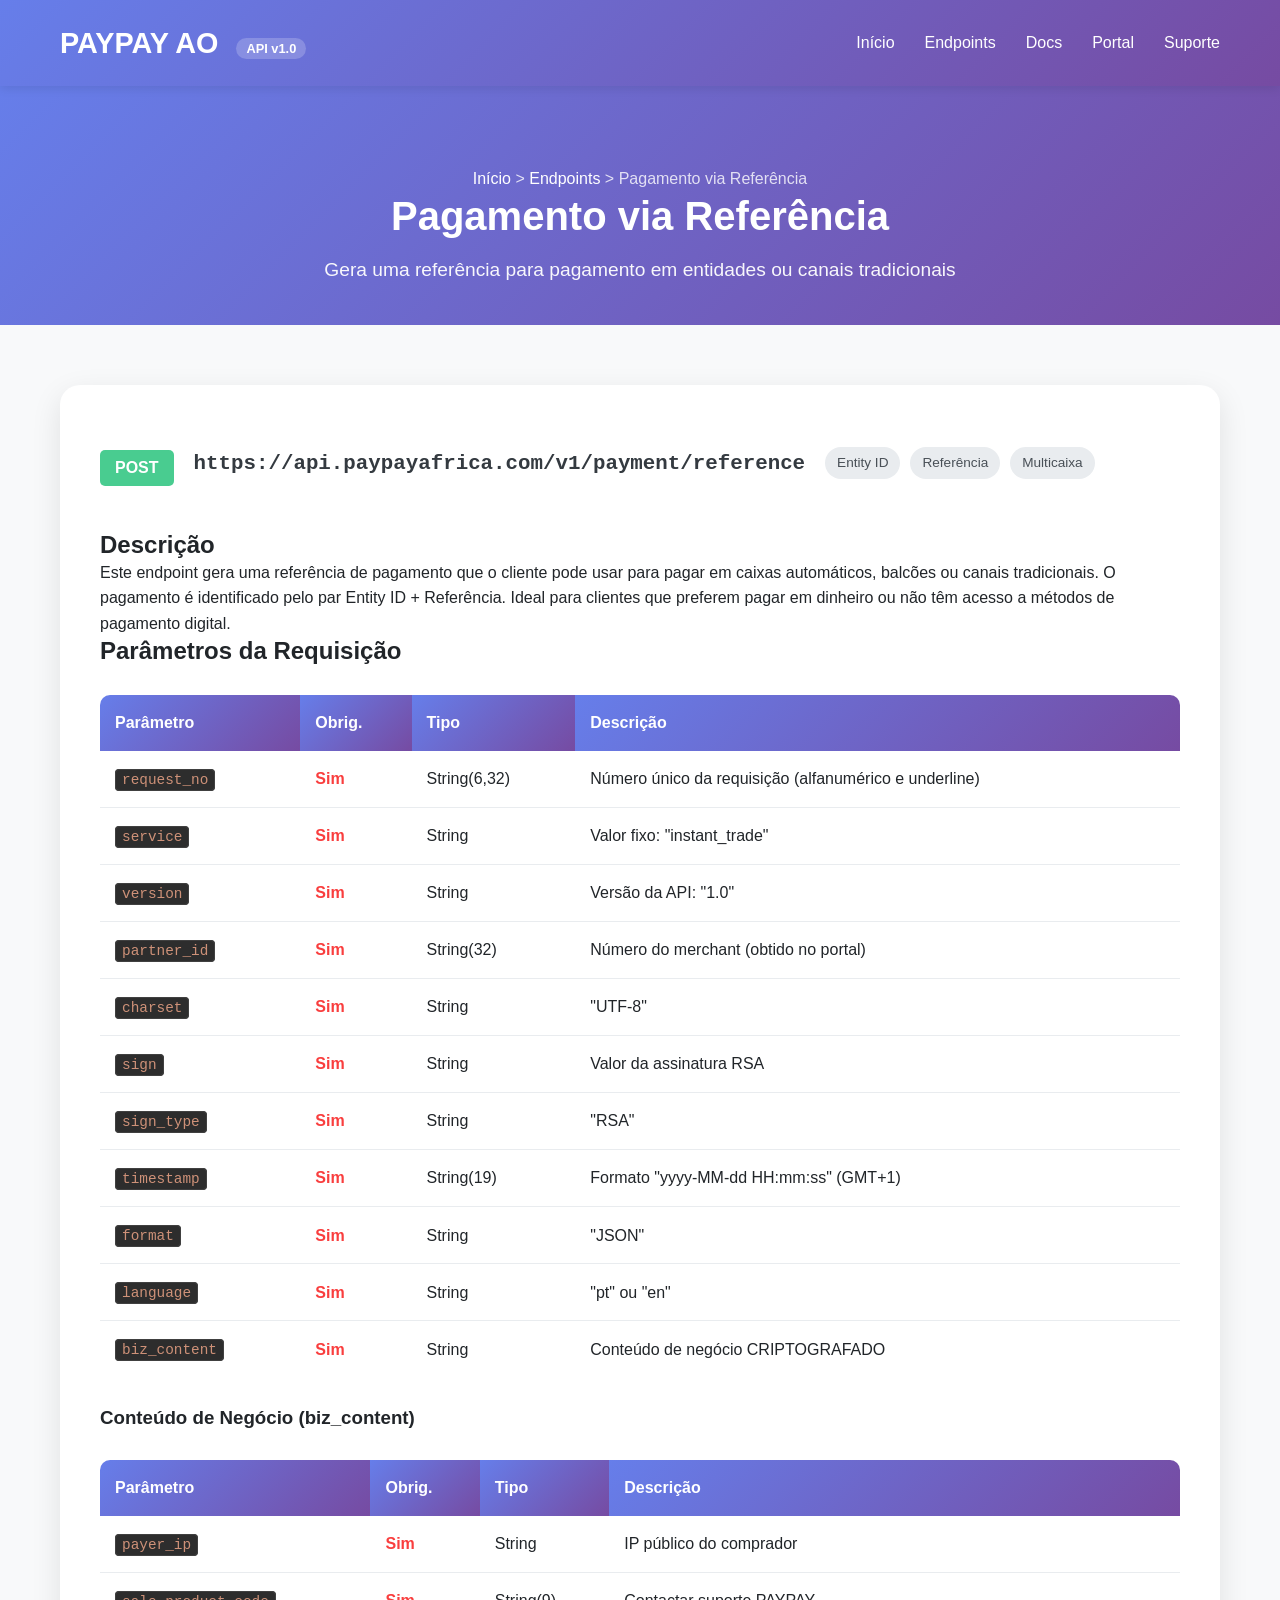
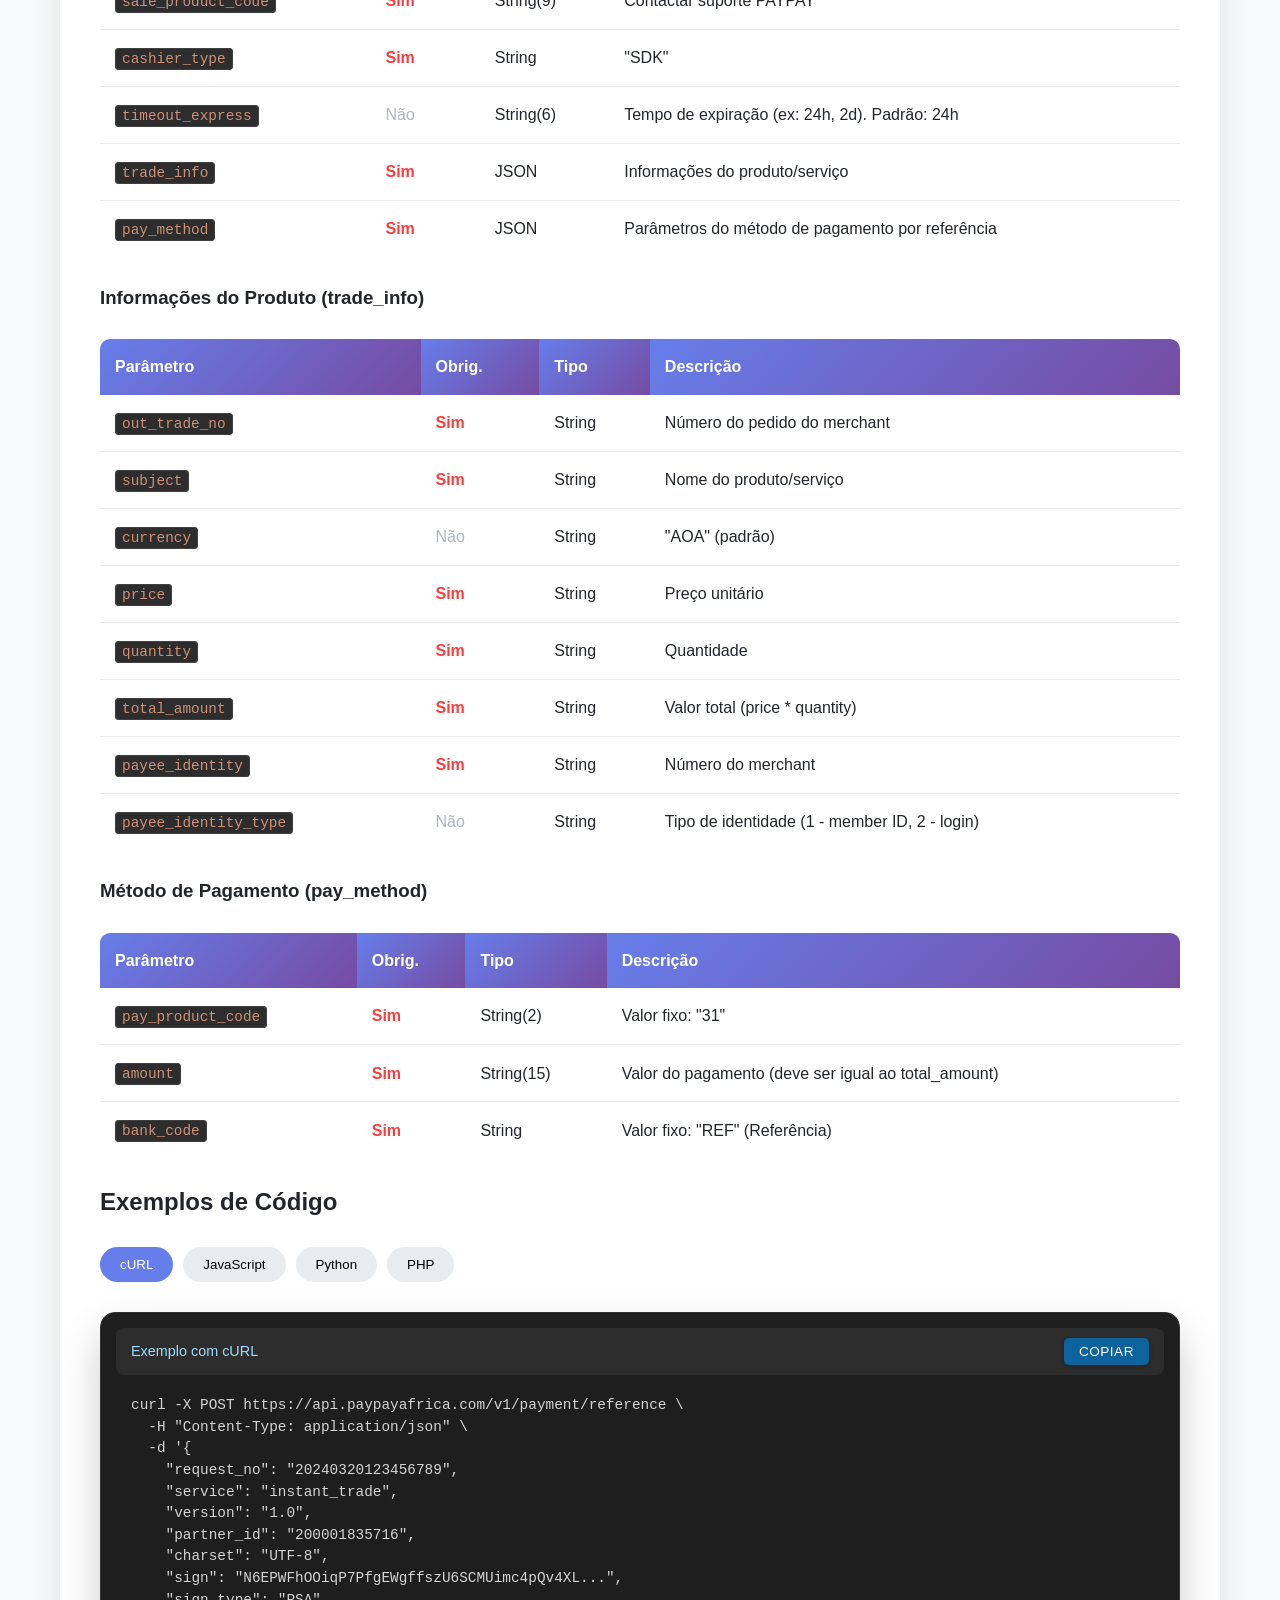
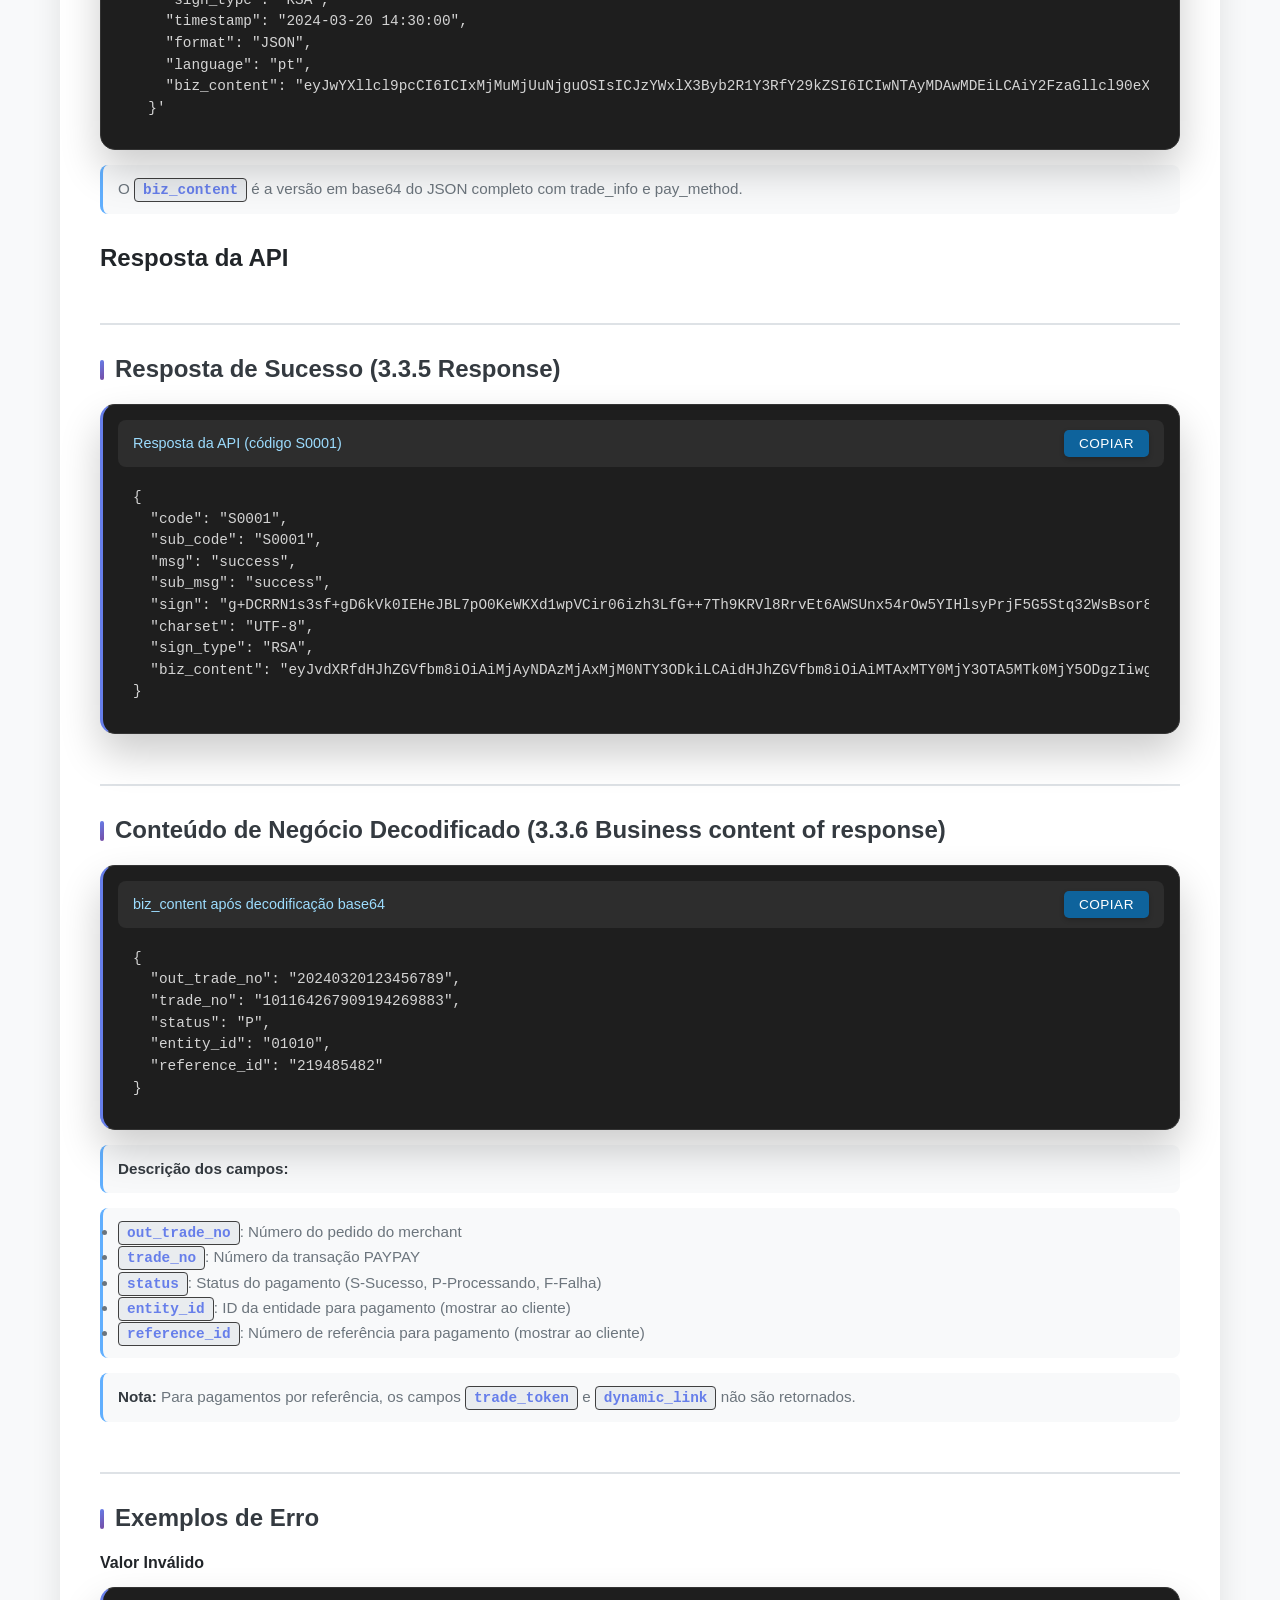
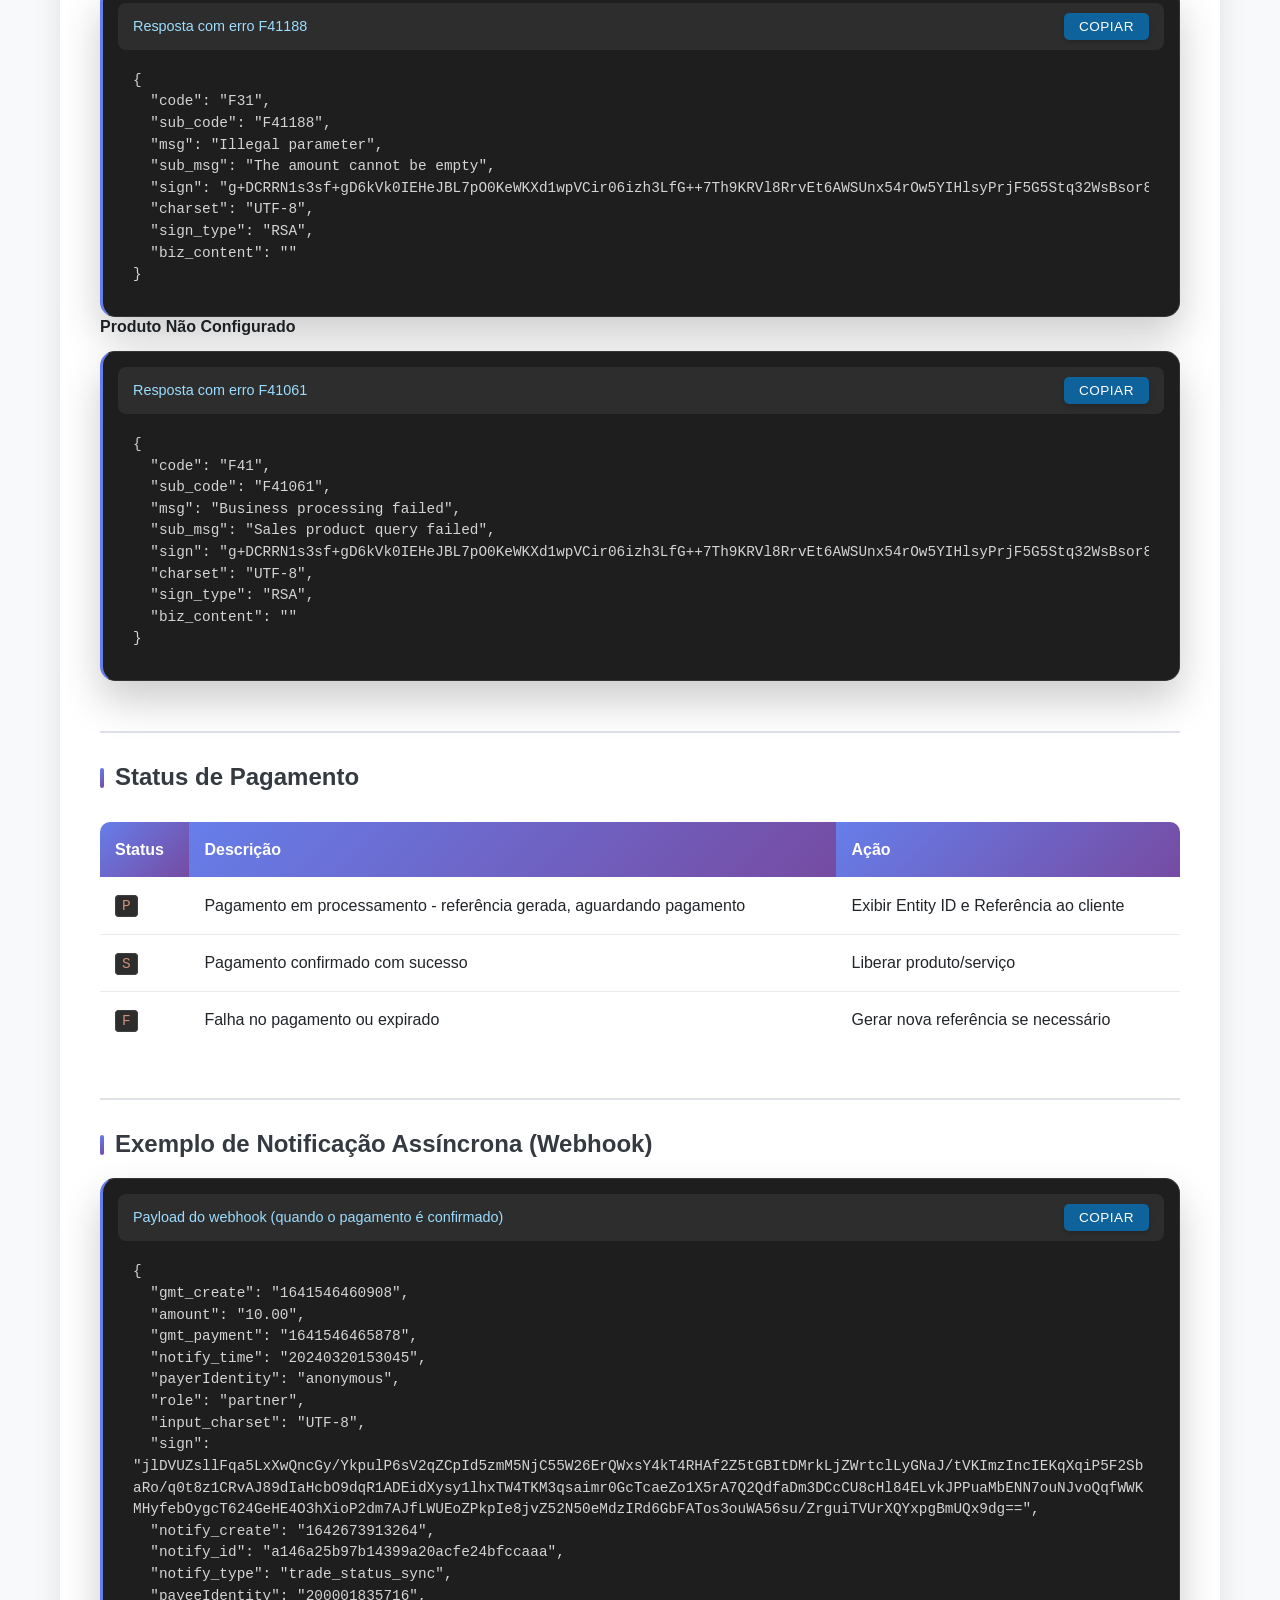
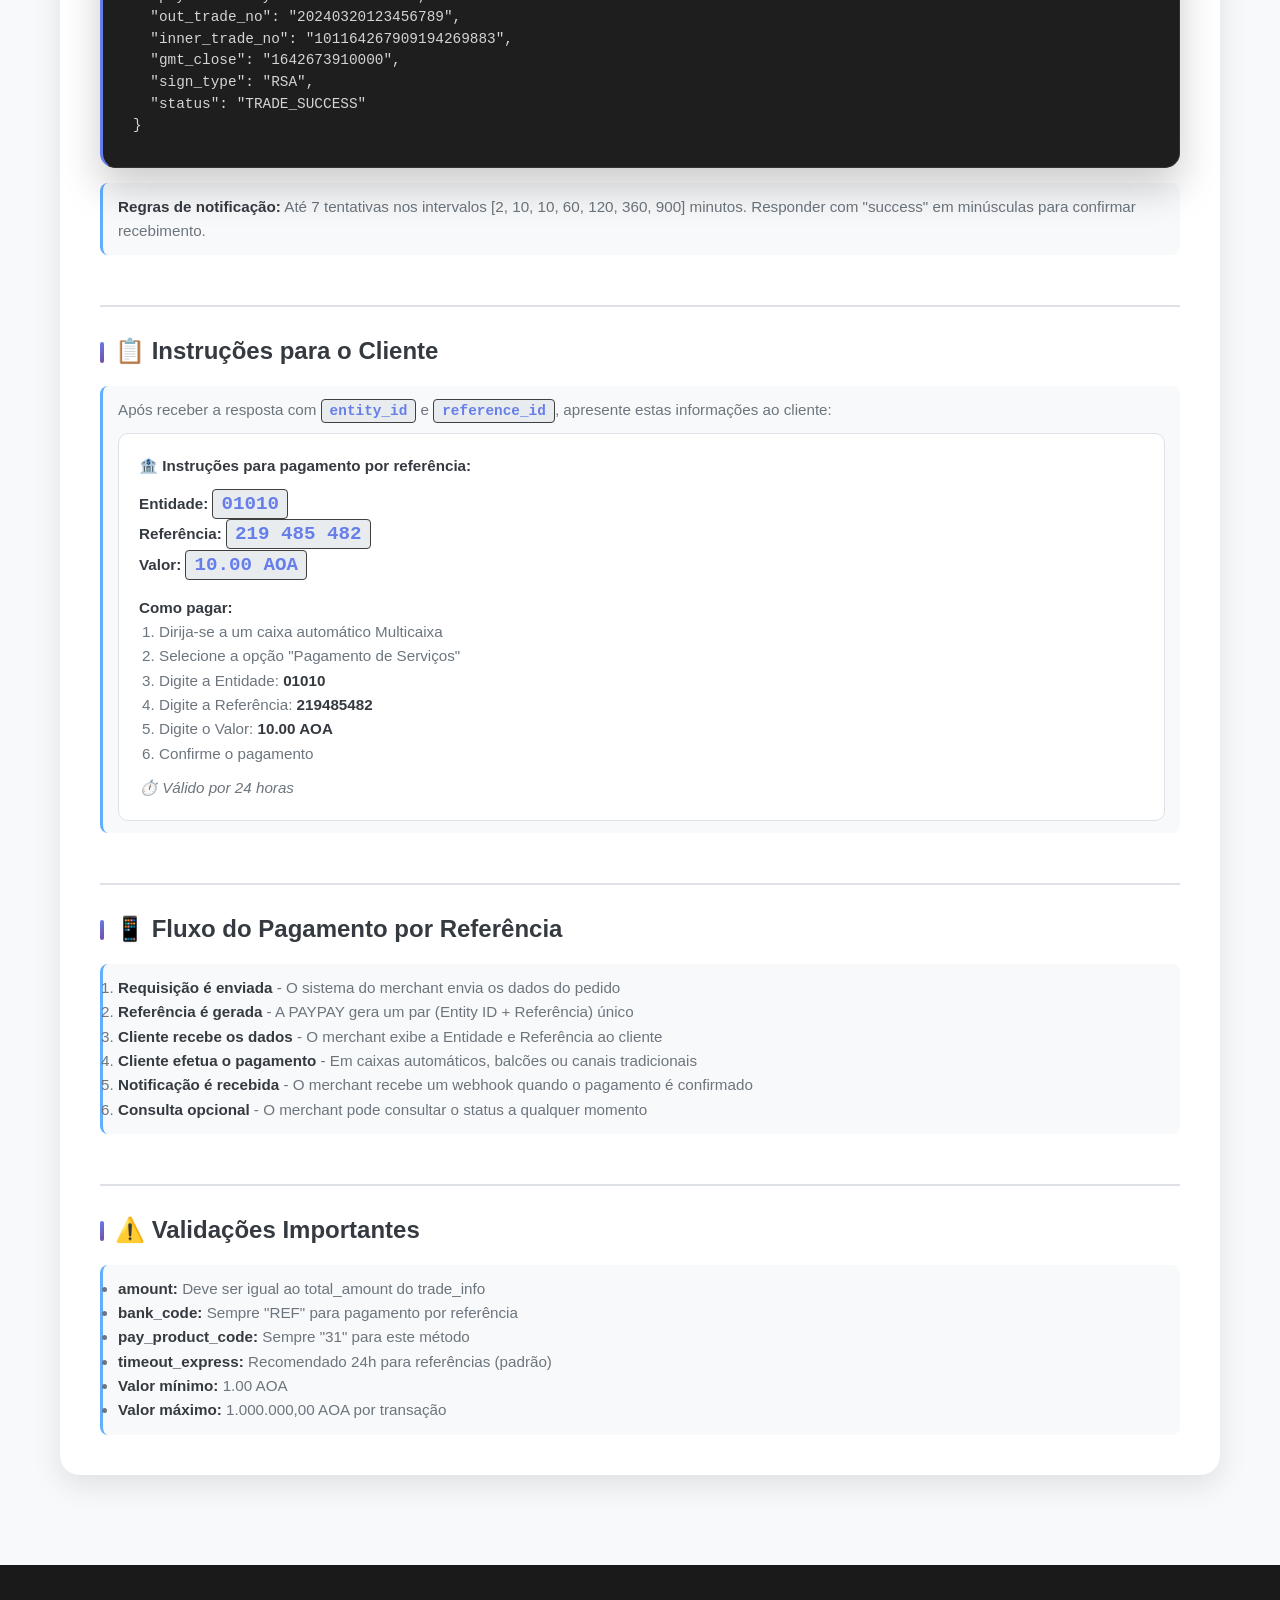
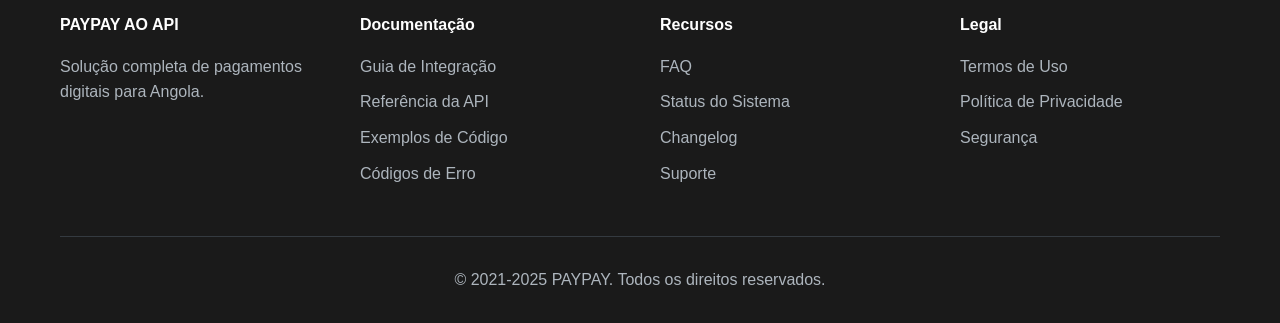
<file: pages/payment-reference.html>
<!DOCTYPE html>
<html lang="pt">
<head>
    <meta charset="UTF-8">
    <meta name="viewport" content="width=device-width, initial-scale=1.0">
    <title>POST /payment/reference - Pagamento via Referência</title>
    <link rel="stylesheet" href="../css/style.css">
</head>
<body>
    <!-- Header -->
    <header class="main-header">
        <div class="container header-content">
            <a href="../index.html" class="logo">PAYPAY AO <span>API v1.0</span></a>
            <nav class="main-nav">
                <ul>
                    <li><a href="../index.html">Início</a></li>
                    <li><a href="../index.html#endpoints">Endpoints</a></li>
                    <li><a href="../index.html#quick-start">Docs</a></li>
                    <li><a href="https://portal.paypayafrica.com" target="_blank">Portal</a></li>
                    <li><a href="#" onclick="showToast('Suporte: tech@paypayafrica.com')">Suporte</a></li>
                </ul>
            </nav>
        </div>
    </header>

    <!-- Page Header -->
    <section class="page-header">
        <div class="container">
            <div class="breadcrumb">
                <a href="../index.html">Início</a> > <a href="../index.html#endpoints">Endpoints</a> > Pagamento via Referência
            </div>
            <h1>Pagamento via Referência</h1>
            <p>Gera uma referência para pagamento em entidades ou canais tradicionais</p>
        </div>
    </section>

    <!-- Endpoint Detail -->
    <section class="endpoint-detail">
        <div class="container">
            <div class="endpoint-info">
                <div class="endpoint-header">
                    <span class="endpoint-method method-post">POST</span>
                    <span class="endpoint-url">https://api.paypayafrica.com/v1/payment/reference</span>
                    <div class="endpoint-tags">
                        <span class="endpoint-tag">Entity ID</span>
                        <span class="endpoint-tag">Referência</span>
                        <span class="endpoint-tag">Multicaixa</span>
                    </div>
                </div>

                <h2>Descrição</h2>
                <p>Este endpoint gera uma referência de pagamento que o cliente pode usar para pagar em caixas automáticos, balcões ou canais tradicionais. O pagamento é identificado pelo par Entity ID + Referência. Ideal para clientes que preferem pagar em dinheiro ou não têm acesso a métodos de pagamento digital.</p>

                <h2>Parâmetros da Requisição</h2>
                <div class="table-container">
                    <table>
                        <thead>
                            <tr>
                                <th>Parâmetro</th>
                                <th>Obrig.</th>
                                <th>Tipo</th>
                                <th>Descrição</th>
                            </tr>
                        </thead>
                        <tbody>
                            <tr>
                                <td><code>request_no</code></td>
                                <td><span class="required">Sim</span></td>
                                <td>String(6,32)</td>
                                <td>Número único da requisição (alfanumérico e underline)</td>
                            </tr>
                            <tr>
                                <td><code>service</code></td>
                                <td><span class="required">Sim</span></td>
                                <td>String</td>
                                <td>Valor fixo: "instant_trade"</td>
                            </tr>
                            <tr>
                                <td><code>version</code></td>
                                <td><span class="required">Sim</span></td>
                                <td>String</td>
                                <td>Versão da API: "1.0"</td>
                            </tr>
                            <tr>
                                <td><code>partner_id</code></td>
                                <td><span class="required">Sim</span></td>
                                <td>String(32)</td>
                                <td>Número do merchant (obtido no portal)</td>
                            </tr>
                            <tr>
                                <td><code>charset</code></td>
                                <td><span class="required">Sim</span></td>
                                <td>String</td>
                                <td>"UTF-8"</td>
                            </tr>
                            <tr>
                                <td><code>sign</code></td>
                                <td><span class="required">Sim</span></td>
                                <td>String</td>
                                <td>Valor da assinatura RSA</td>
                            </tr>
                            <tr>
                                <td><code>sign_type</code></td>
                                <td><span class="required">Sim</span></td>
                                <td>String</td>
                                <td>"RSA"</td>
                            </tr>
                            <tr>
                                <td><code>timestamp</code></td>
                                <td><span class="required">Sim</span></td>
                                <td>String(19)</td>
                                <td>Formato "yyyy-MM-dd HH:mm:ss" (GMT+1)</td>
                            </tr>
                            <tr>
                                <td><code>format</code></td>
                                <td><span class="required">Sim</span></td>
                                <td>String</td>
                                <td>"JSON"</td>
                            </tr>
                            <tr>
                                <td><code>language</code></td>
                                <td><span class="required">Sim</span></td>
                                <td>String</td>
                                <td>"pt" ou "en"</td>
                            </tr>
                            <tr>
                                <td><code>biz_content</code></td>
                                <td><span class="required">Sim</span></td>
                                <td>String</td>
                                <td>Conteúdo de negócio CRIPTOGRAFADO</td>
                            </tr>
                        </tbody>
                    </table>
                </div>

                <h3>Conteúdo de Negócio (biz_content)</h3>
                <div class="table-container">
                    <table>
                        <thead>
                            <tr>
                                <th>Parâmetro</th>
                                <th>Obrig.</th>
                                <th>Tipo</th>
                                <th>Descrição</th>
                            </tr>
                        </thead>
                        <tbody>
                            <tr>
                                <td><code>payer_ip</code></td>
                                <td><span class="required">Sim</span></td>
                                <td>String</td>
                                <td>IP público do comprador</td>
                            </tr>
                            <tr>
                                <td><code>sale_product_code</code></td>
                                <td><span class="required">Sim</span></td>
                                <td>String(9)</td>
                                <td>Contactar suporte PAYPAY</td>
                            </tr>
                            <tr>
                                <td><code>cashier_type</code></td>
                                <td><span class="required">Sim</span></td>
                                <td>String</td>
                                <td>"SDK"</td>
                            </tr>
                            <tr>
                                <td><code>timeout_express</code></td>
                                <td><span class="optional">Não</span></td>
                                <td>String(6)</td>
                                <td>Tempo de expiração (ex: 24h, 2d). Padrão: 24h</td>
                            </tr>
                            <tr>
                                <td><code>trade_info</code></td>
                                <td><span class="required">Sim</span></td>
                                <td>JSON</td>
                                <td>Informações do produto/serviço</td>
                            </tr>
                            <tr>
                                <td><code>pay_method</code></td>
                                <td><span class="required">Sim</span></td>
                                <td>JSON</td>
                                <td>Parâmetros do método de pagamento por referência</td>
                            </tr>
                        </tbody>
                    </table>
                </div>

                <h3>Informações do Produto (trade_info)</h3>
                <div class="table-container">
                    <table>
                        <thead>
                            <tr>
                                <th>Parâmetro</th>
                                <th>Obrig.</th>
                                <th>Tipo</th>
                                <th>Descrição</th>
                            </tr>
                        </thead>
                        <tbody>
                            <tr>
                                <td><code>out_trade_no</code></td>
                                <td><span class="required">Sim</span></td>
                                <td>String</td>
                                <td>Número do pedido do merchant</td>
                            </tr>
                            <tr>
                                <td><code>subject</code></td>
                                <td><span class="required">Sim</span></td>
                                <td>String</td>
                                <td>Nome do produto/serviço</td>
                            </tr>
                            <tr>
                                <td><code>currency</code></td>
                                <td><span class="optional">Não</span></td>
                                <td>String</td>
                                <td>"AOA" (padrão)</td>
                            </tr>
                            <tr>
                                <td><code>price</code></td>
                                <td><span class="required">Sim</span></td>
                                <td>String</td>
                                <td>Preço unitário</td>
                            </tr>
                            <tr>
                                <td><code>quantity</code></td>
                                <td><span class="required">Sim</span></td>
                                <td>String</td>
                                <td>Quantidade</td>
                            </tr>
                            <tr>
                                <td><code>total_amount</code></td>
                                <td><span class="required">Sim</span></td>
                                <td>String</td>
                                <td>Valor total (price * quantity)</td>
                            </tr>
                            <tr>
                                <td><code>payee_identity</code></td>
                                <td><span class="required">Sim</span></td>
                                <td>String</td>
                                <td>Número do merchant</td>
                            </tr>
                            <tr>
                                <td><code>payee_identity_type</code></td>
                                <td><span class="optional">Não</span></td>
                                <td>String</td>
                                <td>Tipo de identidade (1 - member ID, 2 - login)</td>
                            </tr>
                        </tbody>
                    </table>
                </div>

                <h3>Método de Pagamento (pay_method)</h3>
                <div class="table-container">
                    <table>
                        <thead>
                            <tr>
                                <th>Parâmetro</th>
                                <th>Obrig.</th>
                                <th>Tipo</th>
                                <th>Descrição</th>
                            </tr>
                        </thead>
                        <tbody>
                            <tr>
                                <td><code>pay_product_code</code></td>
                                <td><span class="required">Sim</span></td>
                                <td>String(2)</td>
                                <td>Valor fixo: "31"</td>
                            </tr>
                            <tr>
                                <td><code>amount</code></td>
                                <td><span class="required">Sim</span></td>
                                <td>String(15)</td>
                                <td>Valor do pagamento (deve ser igual ao total_amount)</td>
                            </tr>
                            <tr>
                                <td><code>bank_code</code></td>
                                <td><span class="required">Sim</span></td>
                                <td>String</td>
                                <td>Valor fixo: "REF" (Referência)</td>
                            </tr>
                        </tbody>
                    </table>
                </div>

                <h2>Exemplos de Código</h2>
                <div class="code-samples">
                    <div class="sample-tabs">
                        <button class="sample-tab active" data-tab="curl" data-content="curl-sample">cURL</button>
                        <button class="sample-tab" data-tab="javascript" data-content="js-sample">JavaScript</button>
                        <button class="sample-tab" data-tab="python" data-content="py-sample">Python</button>
                        <button class="sample-tab" data-tab="php" data-content="php-sample">PHP</button>
                    </div>

                    <div class="sample-content active" id="curl-sample">
                        <div class="code-block">
                            <div class="code-header">
                                <span>Exemplo com cURL</span>
                                <button class="copy-btn" data-target="curl-code">Copiar</button>
                            </div>
                            <pre id="curl-code">curl -X POST https://api.paypayafrica.com/v1/payment/reference \
  -H "Content-Type: application/json" \
  -d '{
    "request_no": "20240320123456789",
    "service": "instant_trade",
    "version": "1.0",
    "partner_id": "200001835716",
    "charset": "UTF-8",
    "sign": "N6EPWFhOOiqP7PfgEWgffszU6SCMUimc4pQv4XL...",
    "sign_type": "RSA",
    "timestamp": "2024-03-20 14:30:00",
    "format": "JSON",
    "language": "pt",
    "biz_content": "[base64]"
  }'</pre>
                        </div>
                        <p class="response-note">O <code>biz_content</code> é a versão em base64 do JSON completo com trade_info e pay_method.</p>
                    </div>

                    <div class="sample-content" id="js-sample">
                        <div class="code-block">
                            <div class="code-header">
                                <span>Exemplo com JavaScript (Node.js)</span>
                                <button class="copy-btn" data-target="js-code">Copiar</button>
                            </div>
                            <pre id="js-code">// Exemplo com JavaScript (Node.js)
const crypto = require('crypto');

// Dados do biz_content (antes da criptografia)
const bizContent = {
    payer_ip: '123.25.68.9',
    sale_product_code: '050200001',
    cashier_type: 'SDK',
    timeout_express: '24h',
    trade_info: {
        currency: 'AOA',
        out_trade_no: '20240320123456789',
        payee_identity: '200001835716',
        payee_identity_type: '1',
        price: '10.00',
        quantity: '1',
        subject: 'Pagamento teste',
        total_amount: '10.00'
    },
    pay_method: {
        pay_product_code: '31',
        amount: '10.00',
        bank_code: 'REF'
    }
};

// Função para criptografar (exemplo - use a biblioteca adequada)
function encryptRSA(text, publicKey) {
    // Implementar criptografia RSA com chave pública
    // Por simplicidade, este exemplo apenas converte para base64
    return Buffer.from(JSON.stringify(text)).toString('base64');
}

const encryptedBizContent = encryptRSA(bizContent);

const requestData = {
    request_no: '20240320123456789',
    service: 'instant_trade',
    version: '1.0',
    partner_id: '200001835716',
    charset: 'UTF-8',
    sign: 'N6EPWFhOOiqP7PfgEWgffszU6SCMUimc4pQv4XL...',
    sign_type: 'RSA',
    timestamp: '2024-03-20 14:30:00',
    format: 'JSON',
    language: 'pt',
    biz_content: encryptedBizContent
};

fetch('https://api.paypayafrica.com/v1/payment/reference', {
    method: 'POST',
    headers: {
        'Content-Type': 'application/json',
    },
    body: JSON.stringify(requestData)
})
.then(response => response.json())
.then(data => {
    console.log('Resposta:', data);
    
    if (data.code === 'S0001') {
        // Decodificar biz_content da resposta
        const responseBizContent = JSON.parse(Buffer.from(data.biz_content, 'base64').toString());
        console.log('Status do pagamento:', responseBizContent.status);
        console.log('Número PAYPAY:', responseBizContent.trade_no);
        console.log('ENTIDADE:', responseBizContent.entity_id);
        console.log('REFERÊNCIA:', responseBizContent.reference_id);
        
        // Instruções para o cliente
        console.log('\n📋 Instruções de pagamento:');
        console.log(`Entidade: ${responseBizContent.entity_id}`);
        console.log(`Referência: ${responseBizContent.reference_id}`);
        console.log(`Valor: 10.00 AOA`);
        
        if (responseBizContent.status === 'P') {
            console.log('⏳ Pagamento aguardando confirmação...');
        }
    }
})
.catch(error => console.error('Erro:', error));</pre>
                        </div>
                    </div>

                    <div class="sample-content" id="py-sample">
                        <div class="code-block">
                            <div class="code-header">
                                <span>Exemplo com Python</span>
                                <button class="copy-btn" data-target="py-code">Copiar</button>
                            </div>
                            <pre id="py-code">import requests
import json
import base64

# Dados do biz_content
biz_content = {
    "payer_ip": "123.25.68.9",
    "sale_product_code": "050200001",
    "cashier_type": "SDK",
    "timeout_express": "24h",
    "trade_info": {
        "currency": "AOA",
        "out_trade_no": "20240320123456789",
        "payee_identity": "200001835716",
        "payee_identity_type": "1",
        "price": "10.00",
        "quantity": "1",
        "subject": "Pagamento teste",
        "total_amount": "10.00"
    },
    "pay_method": {
        "pay_product_code": "31",
        "amount": "10.00",
        "bank_code": "REF"
    }
}

# Função para criptografar (exemplo)
def encrypt_biz_content(data):
    json_str = json.dumps(data)
    return base64.b64encode(json_str.encode()).decode()

# Requisição
url = "https://api.paypayafrica.com/v1/payment/reference"

payload = {
    "request_no": "20240320123456789",
    "service": "instant_trade",
    "version": "1.0",
    "partner_id": "200001835716",
    "charset": "UTF-8",
    "sign": "N6EPWFhOOiqP7PfgEWgffszU6SCMUimc4pQv4XL...",
    "sign_type": "RSA",
    "timestamp": "2024-03-20 14:30:00",
    "format": "JSON",
    "language": "pt",
    "biz_content": encrypt_biz_content(biz_content)
}

headers = {
    'Content-Type': 'application/json'
}

try:
    response = requests.post(url, headers=headers, json=payload)
    response.raise_for_status()
    
    data = response.json()
    print("Resposta:", json.dumps(data, indent=2))
    
    if data.get('code') == 'S0001':
        # Decodificar resposta
        response_biz = json.loads(base64.b64decode(data['biz_content']))
        print(f"Status do pagamento: {response_biz['status']}")
        print(f"Número PAYPAY: {response_biz['trade_no']}")
        print(f"ENTIDADE: {response_biz['entity_id']}")
        print(f"REFERÊNCIA: {response_biz['reference_id']}")
        
        # Instruções para o cliente
        print("\n📋 Instruções de pagamento:")
        print(f"Entidade: {response_biz['entity_id']}")
        print(f"Referência: {response_biz['reference_id']}")
        print("Valor: 10.00 AOA")
        
        if response_biz['status'] == 'P':
            print("⏳ Pagamento aguardando confirmação...")
        
except requests.exceptions.RequestException as e:
    print(f"Erro na requisição: {e}")</pre>
                        </div>
                    </div>

                    <div class="sample-content" id="php-sample">
                        <div class="code-block">
                            <div class="code-header">
                                <span>Exemplo com PHP</span>
                                <button class="copy-btn" data-target="php-code">Copiar</button>
                            </div>
                            <pre id="php-code">&lt;?php
// Dados do biz_content
$bizContent = [
    'payer_ip' => '123.25.68.9',
    'sale_product_code' => '050200001',
    'cashier_type' => 'SDK',
    'timeout_express' => '24h',
    'trade_info' => [
        'currency' => 'AOA',
        'out_trade_no' => '20240320123456789',
        'payee_identity' => '200001835716',
        'payee_identity_type' => '1',
        'price' => '10.00',
        'quantity' => '1',
        'subject' => 'Pagamento teste',
        'total_amount' => '10.00'
    ],
    'pay_method' => [
        'pay_product_code' => '31',
        'amount' => '10.00',
        'bank_code' => 'REF'
    ]
];

// Função para criptografar (exemplo)
function encryptBizContent($data) {
    $json = json_encode($data);
    return base64_encode($json);
}

$url = 'https://api.paypayafrica.com/v1/payment/reference';

$data = [
    'request_no' => '20240320123456789',
    'service' => 'instant_trade',
    'version' => '1.0',
    'partner_id' => '200001835716',
    'charset' => 'UTF-8',
    'sign' => 'N6EPWFhOOiqP7PfgEWgffszU6SCMUimc4pQv4XL...',
    'sign_type' => 'RSA',
    'timestamp' => '2024-03-20 14:30:00',
    'format' => 'JSON',
    'language' => 'pt',
    'biz_content' => encryptBizContent($bizContent)
];

$json_data = json_encode($data);

$ch = curl_init($url);
curl_setopt($ch, CURLOPT_CUSTOMREQUEST, "POST");
curl_setopt($ch, CURLOPT_POSTFIELDS, $json_data);
curl_setopt($ch, CURLOPT_RETURNTRANSFER, true);
curl_setopt($ch, CURLOPT_HTTPHEADER, [
    'Content-Type: application/json',
    'Content-Length: ' . strlen($json_data)
]);

$response = curl_exec($ch);
$http_code = curl_getinfo($ch, CURLINFO_HTTP_CODE);

if (curl_errno($ch)) {
    echo 'Erro cURL: ' . curl_error($ch);
} else {
    echo "HTTP Code: $http_code\n";
    $response_data = json_decode($response, true);
    echo "Resposta: " . json_encode($response_data, JSON_PRETTY_PRINT) . "\n";
    
    if ($response_data['code'] == 'S0001') {
        // Decodificar biz_content da resposta
        $responseBiz = json_decode(base64_decode($response_data['biz_content']), true);
        echo "Status do pagamento: " . $responseBiz['status'] . "\n";
        echo "Número PAYPAY: " . $responseBiz['trade_no'] . "\n";
        echo "ENTIDADE: " . $responseBiz['entity_id'] . "\n";
        echo "REFERÊNCIA: " . $responseBiz['reference_id'] . "\n";
        
        // Instruções para o cliente
        echo "\n📋 Instruções de pagamento:\n";
        echo "Entidade: " . $responseBiz['entity_id'] . "\n";
        echo "Referência: " . $responseBiz['reference_id'] . "\n";
        echo "Valor: 10.00 AOA\n";
        
        if ($responseBiz['status'] == 'P') {
            echo "⏳ Pagamento aguardando confirmação...\n";
        }
    }
}

curl_close($ch);
?&gt;</pre>
                        </div>
                    </div>
                </div>

                <h2>Resposta da API</h2>
                
                <div class="response-section">
                    <h3 class="response-title">Resposta de Sucesso (3.3.5 Response)</h3>
                    <div class="code-block response-block">
                        <div class="code-header">
                            <span>Resposta da API (código S0001)</span>
                            <button class="copy-btn" data-target="response-success">Copiar</button>
                        </div>
                        <pre id="response-success">{
  "code": "S0001",
  "sub_code": "S0001",
  "msg": "success",
  "sub_msg": "success",
  "sign": "[base64]/yKzBVRD8ZMU0ZMqZMUeSM+u6ywuffG+DNJtzXwQwNhDtFeEPXuyWkOrplnANGSzJgj2n4245aiuMVUyjRVX5eLRCfUNQSQ==",
  "charset": "UTF-8",
  "sign_type": "RSA",
  "biz_content": "eyJvdXRfdHJhZGVfbm8iOiAiMjAyNDAzMjAxMjM0NTY3ODkiLCAidHJhZGVfbm8iOiAiMTAxMTY0MjY3OTA5MTk0MjY5ODgzIiwgInN0YXR1cyI6ICJQIiwgImVudGl0eV9pZCI6ICIwMTAxMCIsICJyZWZlcmVuY2VfaWQiOiAiMjE5NDg1NDgyIn0="
}</pre>
                    </div>
                </div>

                <div class="response-section">
                    <h3 class="response-title">Conteúdo de Negócio Decodificado (3.3.6 Business content of response)</h3>
                    <div class="code-block response-block">
                        <div class="code-header">
                            <span>biz_content após decodificação base64</span>
                            <button class="copy-btn" data-target="bizcontent-decoded">Copiar</button>
                        </div>
                        <pre id="bizcontent-decoded">{
  "out_trade_no": "20240320123456789",
  "trade_no": "101164267909194269883",
  "status": "P",
  "entity_id": "01010",
  "reference_id": "219485482"
}</pre>
                    </div>
                    <p class="response-note"><strong>Descrição dos campos:</strong></p>
                    <ul class="response-note">
                        <li><code>out_trade_no</code>: Número do pedido do merchant</li>
                        <li><code>trade_no</code>: Número da transação PAYPAY</li>
                        <li><code>status</code>: Status do pagamento (S-Sucesso, P-Processando, F-Falha)</li>
                        <li><code>entity_id</code>: ID da entidade para pagamento (mostrar ao cliente)</li>
                        <li><code>reference_id</code>: Número de referência para pagamento (mostrar ao cliente)</li>
                    </ul>
                    <p class="response-note"><strong>Nota:</strong> Para pagamentos por referência, os campos <code>trade_token</code> e <code>dynamic_link</code> não são retornados.</p>
                </div>

                <div class="response-section">
                    <h3 class="response-title">Exemplos de Erro</h3>
                    
                    <h4>Valor Inválido</h4>
                    <div class="code-block response-block">
                        <div class="code-header">
                            <span>Resposta com erro F41188</span>
                            <button class="copy-btn" data-target="error-amount">Copiar</button>
                        </div>
                        <pre id="error-amount">{
  "code": "F31",
  "sub_code": "F41188",
  "msg": "Illegal parameter",
  "sub_msg": "The amount cannot be empty",
  "sign": "[base64]/yKzBVRD8ZMU0ZMqZMUeSM+u6ywuffG+DNJtzXwQwNhDtFeEPXuyWkOrplnANGSzJgj2n4245aiuMVUyjRVX5eLRCfUNQSQ==",
  "charset": "UTF-8",
  "sign_type": "RSA",
  "biz_content": ""
}</pre>
                    </div>

                    <h4>Produto Não Configurado</h4>
                    <div class="code-block response-block">
                        <div class="code-header">
                            <span>Resposta com erro F41061</span>
                            <button class="copy-btn" data-target="error-product">Copiar</button>
                        </div>
                        <pre id="error-product">{
  "code": "F41",
  "sub_code": "F41061",
  "msg": "Business processing failed",
  "sub_msg": "Sales product query failed",
  "sign": "[base64]/yKzBVRD8ZMU0ZMqZMUeSM+u6ywuffG+DNJtzXwQwNhDtFeEPXuyWkOrplnANGSzJgj2n4245aiuMVUyjRVX5eLRCfUNQSQ==",
  "charset": "UTF-8",
  "sign_type": "RSA",
  "biz_content": ""
}</pre>
                    </div>
                </div>

                <div class="response-section">
                    <h3 class="response-title">Status de Pagamento</h3>
                    <div class="table-container">
                        <table>
                            <thead>
                                <tr>
                                    <th>Status</th>
                                    <th>Descrição</th>
                                    <th>Ação</th>
                                </tr>
                            </thead>
                            <tbody>
                                <tr>
                                    <td><code>P</code></td>
                                    <td>Pagamento em processamento - referência gerada, aguardando pagamento</td>
                                    <td>Exibir Entity ID e Referência ao cliente</td>
                                </tr>
                                <tr>
                                    <td><code>S</code></td>
                                    <td>Pagamento confirmado com sucesso</td>
                                    <td>Liberar produto/serviço</td>
                                </tr>
                                <tr>
                                    <td><code>F</code></td>
                                    <td>Falha no pagamento ou expirado</td>
                                    <td>Gerar nova referência se necessário</td>
                                </tr>
                            </tbody>
                        </table>
                    </div>
                </div>

                <div class="response-section">
                    <h3 class="response-title">Exemplo de Notificação Assíncrona (Webhook)</h3>
                    <div class="code-block response-block">
                        <div class="code-header">
                            <span>Payload do webhook (quando o pagamento é confirmado)</span>
                            <button class="copy-btn" data-target="webhook-sample">Copiar</button>
                        </div>
                        <pre id="webhook-sample">{
  "gmt_create": "1641546460908",
  "amount": "10.00",
  "gmt_payment": "1641546465878",
  "notify_time": "20240320153045",
  "payerIdentity": "anonymous",
  "role": "partner",
  "input_charset": "UTF-8",
  "sign": "jlDVUZsllFqa5LxXwQncGy/YkpulP6sV2qZCpId5zmM5NjC55W26ErQWxsY4kT4RHAf2Z5tGBItDMrkLjZWrtclLyGNaJ/tVKImzIncIEKqXqiP5F2SbaRo/q0t8z1CRvAJ89dIaHcbO9dqR1ADEidXysy1lhxTW4TKM3qsaimr0GcTcaeZo1X5rA7Q2QdfaDm3DCcCU8cHl84ELvkJPPuaMbENN7ouNJvoQqfWWKMHyfebOygcT624GeHE4O3hXioP2dm7AJfLWUEoZPkpIe8jvZ52N50eMdzIRd6GbFATos3ouWA56su/ZrguiTVUrXQYxpgBmUQx9dg==",
  "notify_create": "1642673913264",
  "notify_id": "a146a25b97b14399a20acfe24bfccaaa",
  "notify_type": "trade_status_sync",
  "payeeIdentity": "200001835716",
  "out_trade_no": "20240320123456789",
  "inner_trade_no": "101164267909194269883",
  "gmt_close": "1642673910000",
  "sign_type": "RSA",
  "status": "TRADE_SUCCESS"
}</pre>
                    </div>
                    <p class="response-note"><strong>Regras de notificação:</strong> Até 7 tentativas nos intervalos [2, 10, 10, 60, 120, 360, 900] minutos. Responder com "success" em minúsculas para confirmar recebimento.</p>
                </div>

                <div class="response-section">
                    <h3 class="response-title">📋 Instruções para o Cliente</h3>
                    <div class="response-note">
                        <p>Após receber a resposta com <code>entity_id</code> e <code>reference_id</code>, apresente estas informações ao cliente:</p>
                        <div style="background: white; padding: 20px; border-radius: 10px; margin-top: 10px; border: 1px solid var(--gray-300);">
                            <p style="margin-bottom: 10px;"><strong>🏦 Instruções para pagamento por referência:</strong></p>
                            <p><strong>Entidade:</strong> <code style="font-size: 1.2rem;">01010</code></p>
                            <p><strong>Referência:</strong> <code style="font-size: 1.2rem;">219 485 482</code></p>
                            <p><strong>Valor:</strong> <code style="font-size: 1.2rem;">10.00 AOA</code></p>
                            <p style="margin-top: 15px;"><strong>Como pagar:</strong></p>
                            <ol style="margin-left: 20px;">
                                <li>Dirija-se a um caixa automático Multicaixa</li>
                                <li>Selecione a opção "Pagamento de Serviços"</li>
                                <li>Digite a Entidade: <strong>01010</strong></li>
                                <li>Digite a Referência: <strong>219485482</strong></li>
                                <li>Digite o Valor: <strong>10.00 AOA</strong></li>
                                <li>Confirme o pagamento</li>
                            </ol>
                            <p style="margin-top: 10px; font-style: italic; color: var(--gray-600);">⏱️ Válido por 24 horas</p>
                        </div>
                    </div>
                </div>

                <div class="response-section">
                    <h3 class="response-title">📱 Fluxo do Pagamento por Referência</h3>
                    <ol class="response-note">
                        <li><strong>Requisição é enviada</strong> - O sistema do merchant envia os dados do pedido</li>
                        <li><strong>Referência é gerada</strong> - A PAYPAY gera um par (Entity ID + Referência) único</li>
                        <li><strong>Cliente recebe os dados</strong> - O merchant exibe a Entidade e Referência ao cliente</li>
                        <li><strong>Cliente efetua o pagamento</strong> - Em caixas automáticos, balcões ou canais tradicionais</li>
                        <li><strong>Notificação é recebida</strong> - O merchant recebe um webhook quando o pagamento é confirmado</li>
                        <li><strong>Consulta opcional</strong> - O merchant pode consultar o status a qualquer momento</li>
                    </ol>
                </div>

                <div class="response-section">
                    <h3 class="response-title">⚠️ Validações Importantes</h3>
                    <ul class="response-note">
                        <li><strong>amount:</strong> Deve ser igual ao total_amount do trade_info</li>
                        <li><strong>bank_code:</strong> Sempre "REF" para pagamento por referência</li>
                        <li><strong>pay_product_code:</strong> Sempre "31" para este método</li>
                        <li><strong>timeout_express:</strong> Recomendado 24h para referências (padrão)</li>
                        <li><strong>Valor mínimo:</strong> 1.00 AOA</li>
                        <li><strong>Valor máximo:</strong> 1.000.000,00 AOA por transação</li>
                    </ul>
                </div>
            </div>
        </div>
    </section>

    <!-- Footer -->
    <footer class="footer">
        <div class="container">
            <div class="footer-content">
                <div class="footer-section">
                    <h4>PAYPAY AO API</h4>
                    <p>Solução completa de pagamentos digitais para Angola.</p>
                </div>
                <div class="footer-section">
                    <h4>Documentação</h4>
                    <ul>
                        <li><a href="../index.html#quick-start">Guia de Integração</a></li>
                        <li><a href="../index.html#endpoints">Referência da API</a></li>
                        <li><a href="#" onclick="showToast('Exemplos disponíveis em breve!')">Exemplos de Código</a></li>
                        <li><a href="#" onclick="showToast('Códigos de erro disponíveis em breve!')">Códigos de Erro</a></li>
                    </ul>
                </div>
                <div class="footer-section">
                    <h4>Recursos</h4>
                    <ul>
                        <li><a href="#" onclick="showToast('FAQ disponível em breve!')">FAQ</a></li>
                        <li><a href="#" onclick="showToast('Status do sistema: Online')">Status do Sistema</a></li>
                        <li><a href="#" onclick="showToast('Changelog v1.0 - Lançamento')">Changelog</a></li>
                        <li><a href="#" onclick="showToast('Suporte: tech@paypayafrica.com')">Suporte</a></li>
                    </ul>
                </div>
                <div class="footer-section">
                    <h4>Legal</h4>
                    <ul>
                        <li><a href="#" onclick="showToast('Termos de uso disponíveis em breve!')">Termos de Uso</a></li>
                        <li><a href="#" onclick="showToast('Política de privacidade disponível em breve!')">Política de Privacidade</a></li>
                        <li><a href="#" onclick="showToast('Segurança: RSA 1024 bits')">Segurança</a></li>
                    </ul>
                </div>
            </div>
            <div class="footer-bottom">
                <p>&copy; 2021-2025 PAYPAY. Todos os direitos reservados.</p>
            </div>
        </div>
    </footer>

    <script src="../js/main.js"></script>
    <script>
        // Inicializar tabs de exemplo
        document.addEventListener('DOMContentLoaded', function() {
            const tabs = document.querySelectorAll('.sample-tab');
            tabs.forEach(tab => {
                tab.addEventListener('click', function() {
                    // Remover active de todas as tabs
                    tabs.forEach(t => t.classList.remove('active'));
                    // Adicionar active na tab clicada
                    this.classList.add('active');
                    
                    // Esconder todos os conteúdos
                    document.querySelectorAll('.sample-content').forEach(content => {
                        content.classList.remove('active');
                    });
                    
                    // Mostrar o conteúdo correspondente
                    const contentId = this.getAttribute('data-content');
                    document.getElementById(contentId).classList.add('active');
                });
            });
        });
    </script>
</body>
</html>
</file>
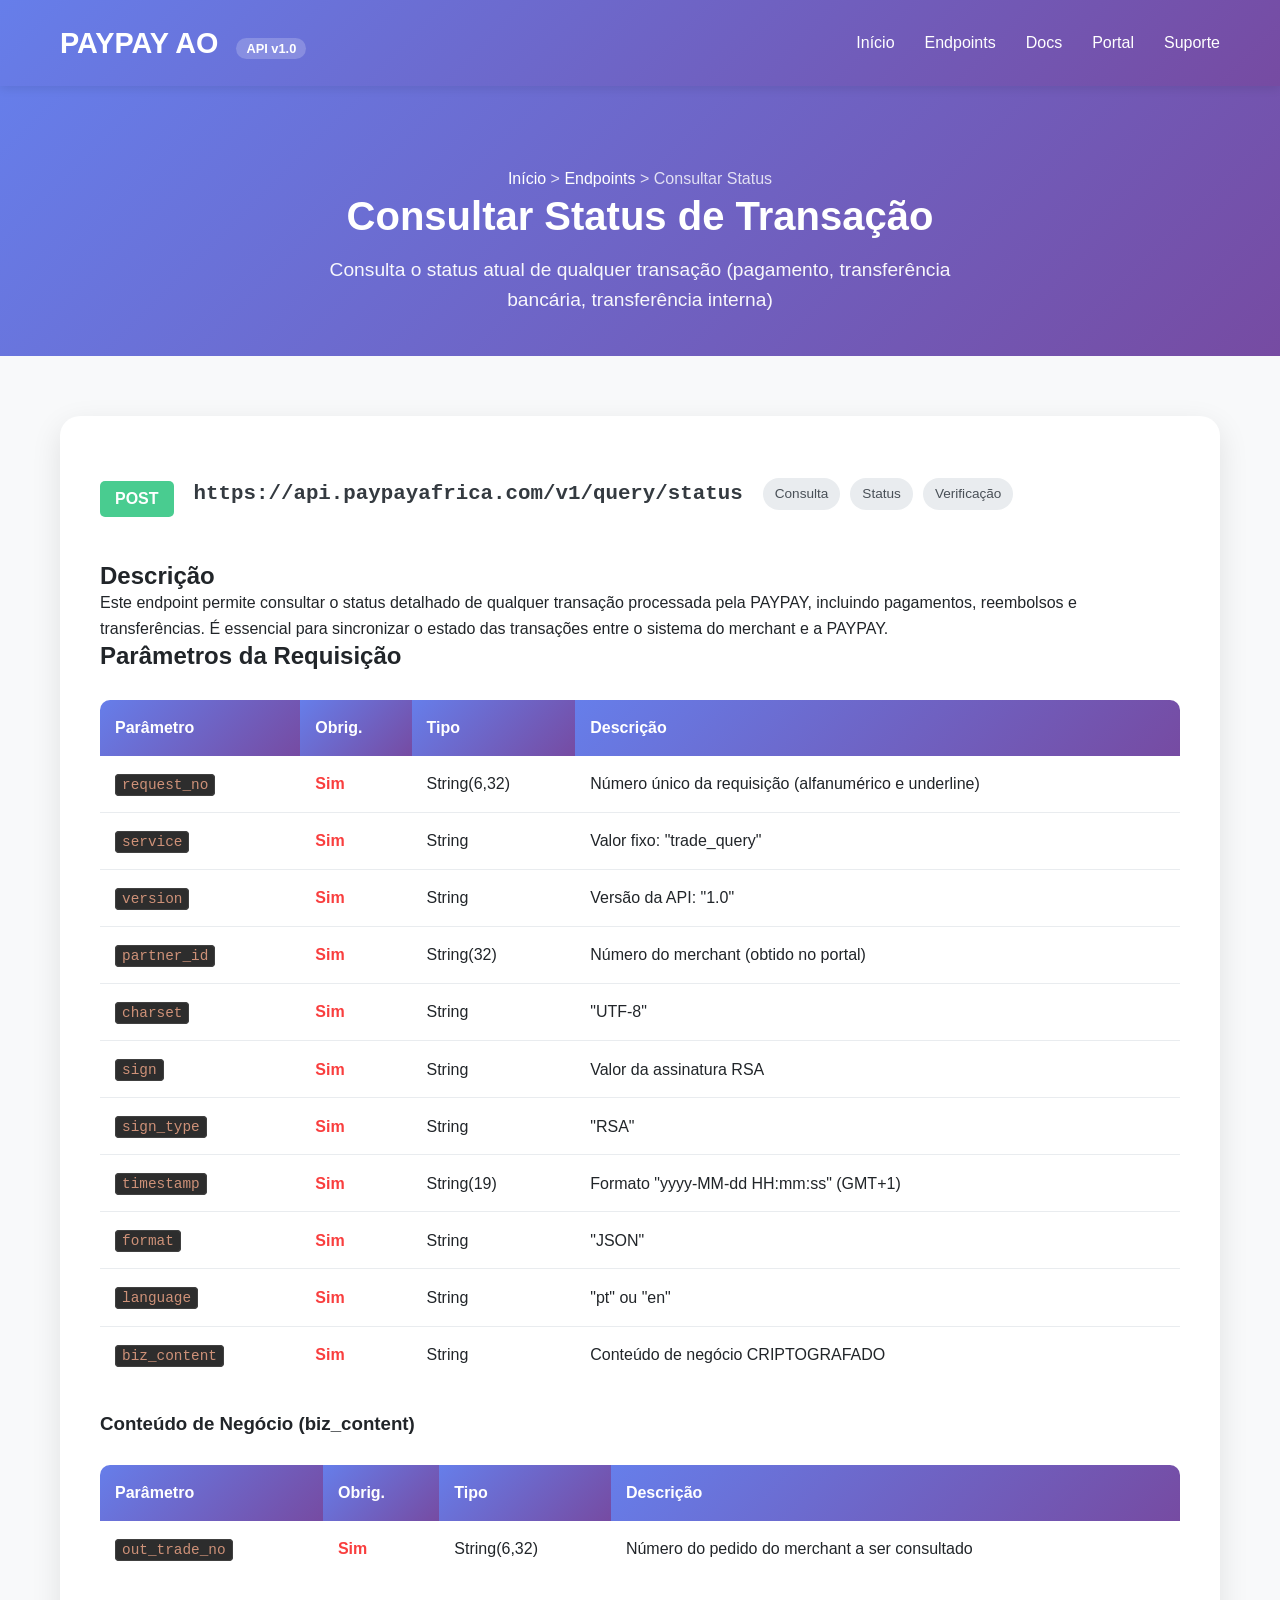
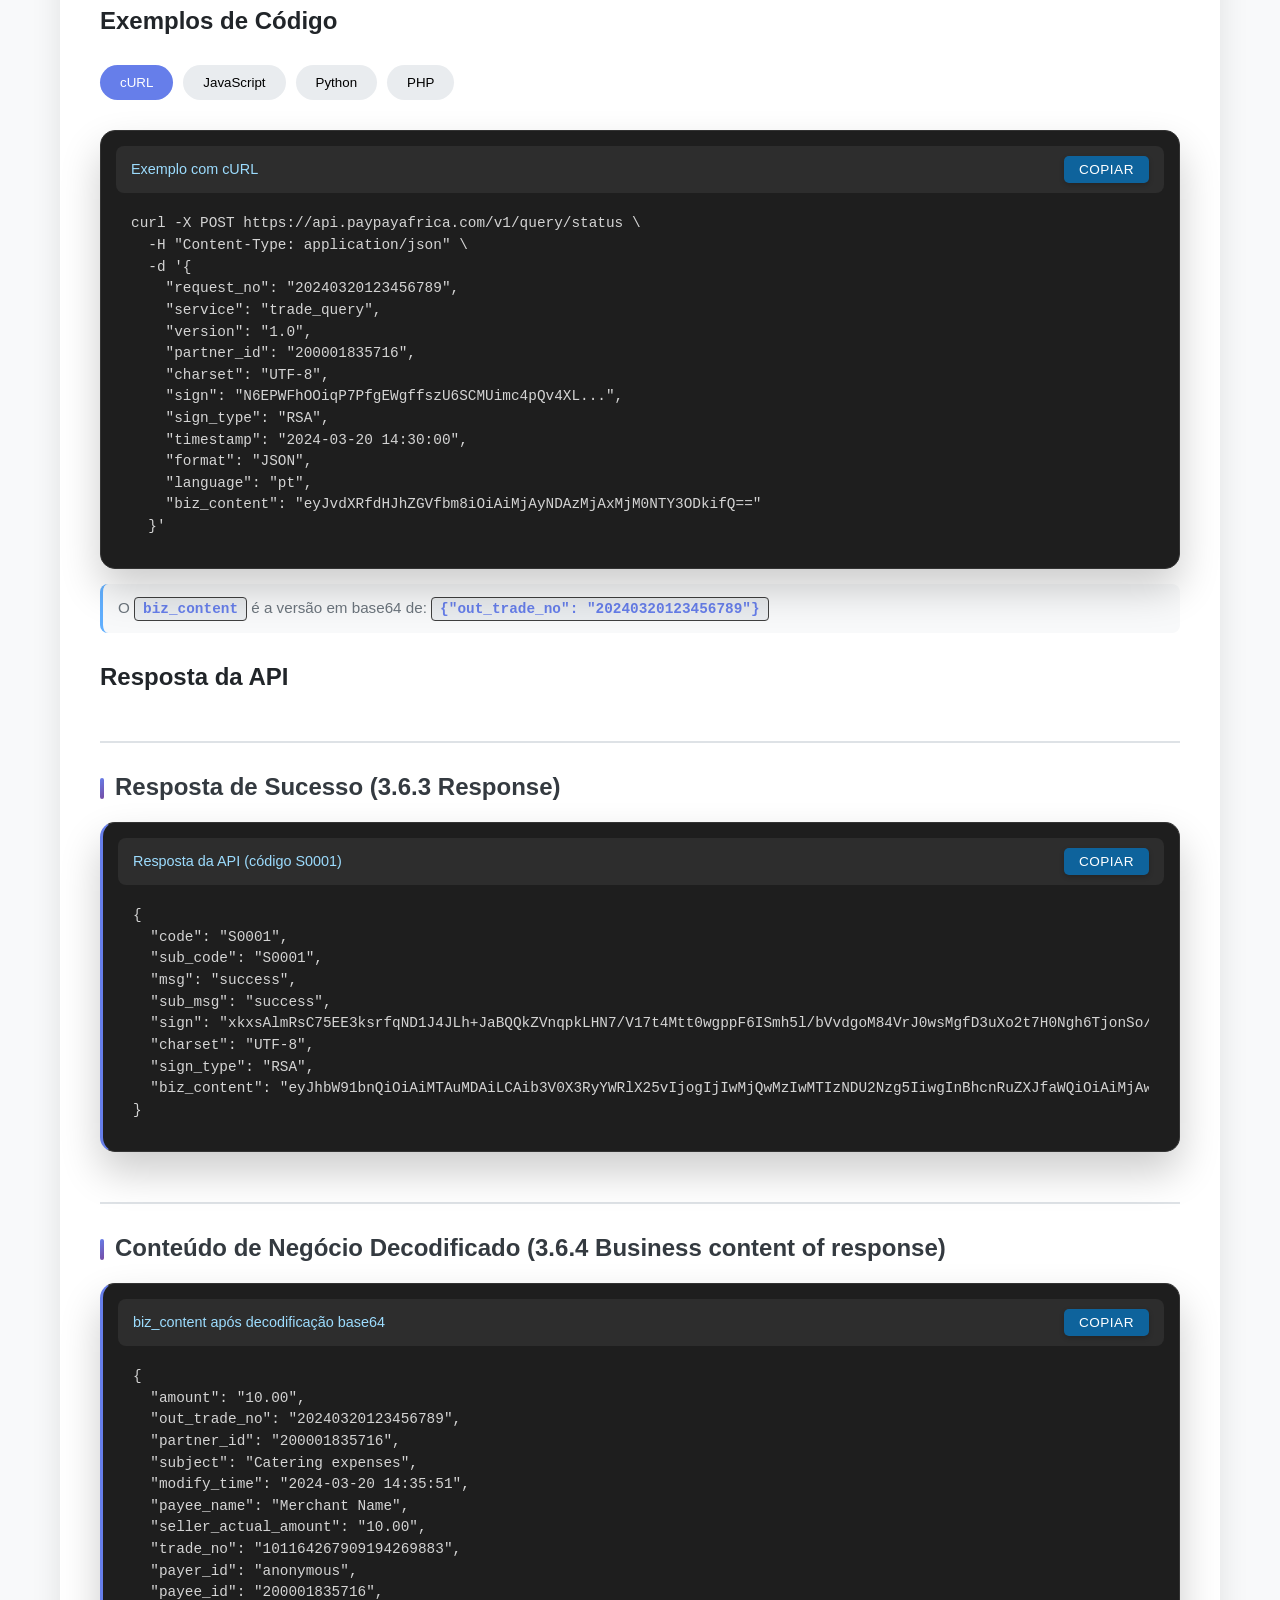
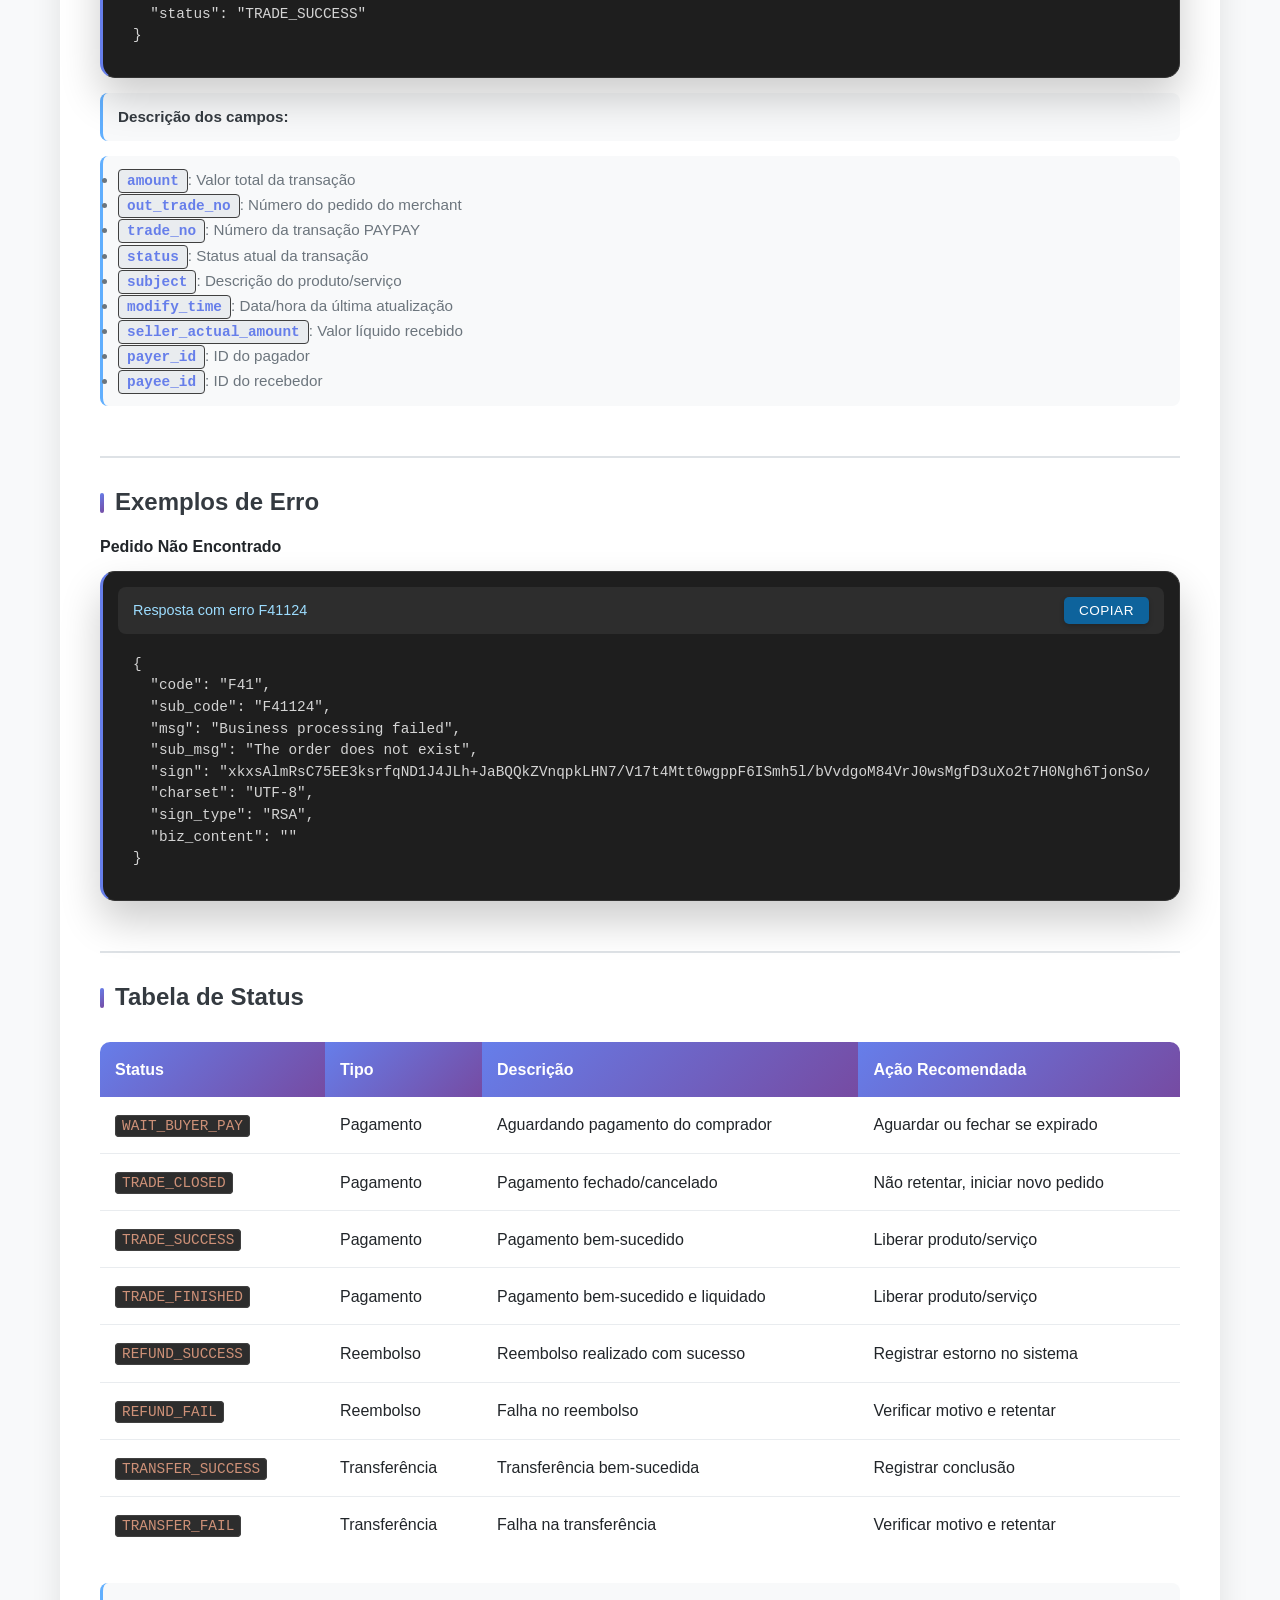
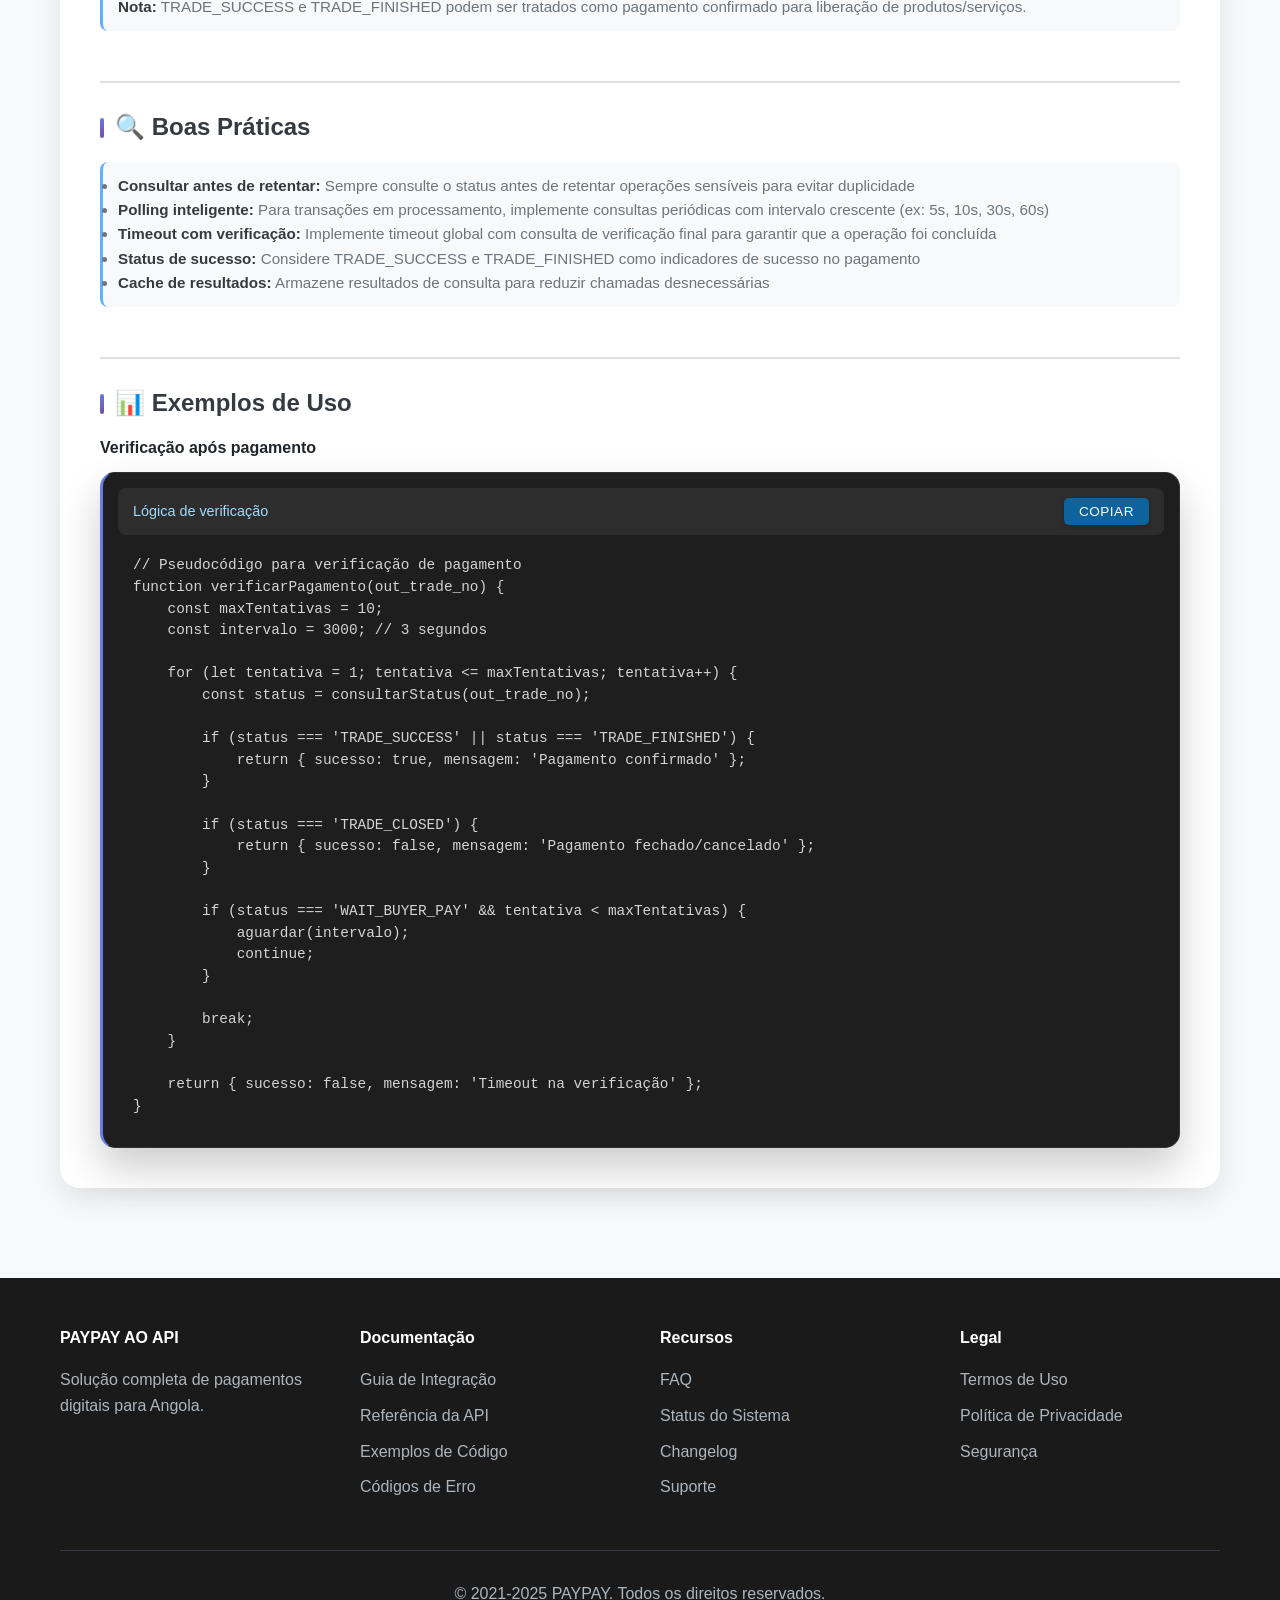
<file: pages/query-status.html>
<!DOCTYPE html>
<html lang="pt">
<head>
    <meta charset="UTF-8">
    <meta name="viewport" content="width=device-width, initial-scale=1.0">
    <title>POST /query/status - Consultar Status de Transação</title>
    <link rel="stylesheet" href="../css/style.css">
</head>
<body>
    <!-- Header -->
    <header class="main-header">
        <div class="container header-content">
            <a href="../index.html" class="logo">PAYPAY AO <span>API v1.0</span></a>
            <nav class="main-nav">
                <ul>
                    <li><a href="../index.html">Início</a></li>
                    <li><a href="../index.html#endpoints">Endpoints</a></li>
                    <li><a href="../index.html#quick-start">Docs</a></li>
                    <li><a href="https://portal.paypayafrica.com" target="_blank">Portal</a></li>
                    <li><a href="#" onclick="showToast('Suporte: tech@paypayafrica.com')">Suporte</a></li>
                </ul>
            </nav>
        </div>
    </header>

    <!-- Page Header -->
    <section class="page-header">
        <div class="container">
            <div class="breadcrumb">
                <a href="../index.html">Início</a> > <a href="../index.html#endpoints">Endpoints</a> > Consultar Status
            </div>
            <h1>Consultar Status de Transação</h1>
            <p>Consulta o status atual de qualquer transação (pagamento, transferência bancária, transferência interna)</p>
        </div>
    </section>

    <!-- Endpoint Detail -->
    <section class="endpoint-detail">
        <div class="container">
            <div class="endpoint-info">
                <div class="endpoint-header">
                    <span class="endpoint-method method-post">POST</span>
                    <span class="endpoint-url">https://api.paypayafrica.com/v1/query/status</span>
                    <div class="endpoint-tags">
                        <span class="endpoint-tag">Consulta</span>
                        <span class="endpoint-tag">Status</span>
                        <span class="endpoint-tag">Verificação</span>
                    </div>
                </div>

                <h2>Descrição</h2>
                <p>Este endpoint permite consultar o status detalhado de qualquer transação processada pela PAYPAY, incluindo pagamentos, reembolsos e transferências. É essencial para sincronizar o estado das transações entre o sistema do merchant e a PAYPAY.</p>

                <h2>Parâmetros da Requisição</h2>
                <div class="table-container">
                    <table>
                        <thead>
                            <tr>
                                <th>Parâmetro</th>
                                <th>Obrig.</th>
                                <th>Tipo</th>
                                <th>Descrição</th>
                            </tr>
                        </thead>
                        <tbody>
                            <tr>
                                <td><code>request_no</code></td>
                                <td><span class="required">Sim</span></td>
                                <td>String(6,32)</td>
                                <td>Número único da requisição (alfanumérico e underline)</td>
                            </tr>
                            <tr>
                                <td><code>service</code></td>
                                <td><span class="required">Sim</span></td>
                                <td>String</td>
                                <td>Valor fixo: "trade_query"</td>
                            </tr>
                            <tr>
                                <td><code>version</code></td>
                                <td><span class="required">Sim</span></td>
                                <td>String</td>
                                <td>Versão da API: "1.0"</td>
                            </tr>
                            <tr>
                                <td><code>partner_id</code></td>
                                <td><span class="required">Sim</span></td>
                                <td>String(32)</td>
                                <td>Número do merchant (obtido no portal)</td>
                            </tr>
                            <tr>
                                <td><code>charset</code></td>
                                <td><span class="required">Sim</span></td>
                                <td>String</td>
                                <td>"UTF-8"</td>
                            </tr>
                            <tr>
                                <td><code>sign</code></td>
                                <td><span class="required">Sim</span></td>
                                <td>String</td>
                                <td>Valor da assinatura RSA</td>
                            </tr>
                            <tr>
                                <td><code>sign_type</code></td>
                                <td><span class="required">Sim</span></td>
                                <td>String</td>
                                <td>"RSA"</td>
                            </tr>
                            <tr>
                                <td><code>timestamp</code></td>
                                <td><span class="required">Sim</span></td>
                                <td>String(19)</td>
                                <td>Formato "yyyy-MM-dd HH:mm:ss" (GMT+1)</td>
                            </tr>
                            <tr>
                                <td><code>format</code></td>
                                <td><span class="required">Sim</span></td>
                                <td>String</td>
                                <td>"JSON"</td>
                            </tr>
                            <tr>
                                <td><code>language</code></td>
                                <td><span class="required">Sim</span></td>
                                <td>String</td>
                                <td>"pt" ou "en"</td>
                            </tr>
                            <tr>
                                <td><code>biz_content</code></td>
                                <td><span class="required">Sim</span></td>
                                <td>String</td>
                                <td>Conteúdo de negócio CRIPTOGRAFADO</td>
                            </tr>
                        </tbody>
                    </table>
                </div>

                <h3>Conteúdo de Negócio (biz_content)</h3>
                <div class="table-container">
                    <table>
                        <thead>
                            <tr>
                                <th>Parâmetro</th>
                                <th>Obrig.</th>
                                <th>Tipo</th>
                                <th>Descrição</th>
                            </tr>
                        </thead>
                        <tbody>
                            <tr>
                                <td><code>out_trade_no</code></td>
                                <td><span class="required">Sim</span></td>
                                <td>String(6,32)</td>
                                <td>Número do pedido do merchant a ser consultado</td>
                            </tr>
                        </tbody>
                    </table>
                </div>

                <h2>Exemplos de Código</h2>
                <div class="code-samples">
                    <div class="sample-tabs">
                        <button class="sample-tab active" data-tab="curl" data-content="curl-sample">cURL</button>
                        <button class="sample-tab" data-tab="javascript" data-content="js-sample">JavaScript</button>
                        <button class="sample-tab" data-tab="python" data-content="py-sample">Python</button>
                        <button class="sample-tab" data-tab="php" data-content="php-sample">PHP</button>
                    </div>

                    <div class="sample-content active" id="curl-sample">
                        <div class="code-block">
                            <div class="code-header">
                                <span>Exemplo com cURL</span>
                                <button class="copy-btn" data-target="curl-code">Copiar</button>
                            </div>
                            <pre id="curl-code">curl -X POST https://api.paypayafrica.com/v1/query/status \
  -H "Content-Type: application/json" \
  -d '{
    "request_no": "20240320123456789",
    "service": "trade_query",
    "version": "1.0",
    "partner_id": "200001835716",
    "charset": "UTF-8",
    "sign": "N6EPWFhOOiqP7PfgEWgffszU6SCMUimc4pQv4XL...",
    "sign_type": "RSA",
    "timestamp": "2024-03-20 14:30:00",
    "format": "JSON",
    "language": "pt",
    "biz_content": "eyJvdXRfdHJhZGVfbm8iOiAiMjAyNDAzMjAxMjM0NTY3ODkifQ=="
  }'</pre>
                        </div>
                        <p class="response-note">O <code>biz_content</code> é a versão em base64 de: <code>{"out_trade_no": "20240320123456789"}</code></p>
                    </div>

                    <div class="sample-content" id="js-sample">
                        <div class="code-block">
                            <div class="code-header">
                                <span>Exemplo com JavaScript (Node.js)</span>
                                <button class="copy-btn" data-target="js-code">Copiar</button>
                            </div>
                            <pre id="js-code">// Exemplo com JavaScript (Node.js)
const crypto = require('crypto');

// Dados do biz_content (antes da criptografia)
const bizContent = {
    out_trade_no: '20240320123456789'
};

// Função para criptografar (exemplo - use a biblioteca adequada)
function encryptRSA(text, publicKey) {
    // Implementar criptografia RSA com chave pública
    // Por simplicidade, este exemplo apenas converte para base64
    return Buffer.from(JSON.stringify(text)).toString('base64');
}

const encryptedBizContent = encryptRSA(bizContent);

const requestData = {
    request_no: '20240320123456789',
    service: 'trade_query',
    version: '1.0',
    partner_id: '200001835716',
    charset: 'UTF-8',
    sign: 'N6EPWFhOOiqP7PfgEWgffszU6SCMUimc4pQv4XL...',
    sign_type: 'RSA',
    timestamp: '2024-03-20 14:30:00',
    format: 'JSON',
    language: 'pt',
    biz_content: encryptedBizContent
};

fetch('https://api.paypayafrica.com/v1/query/status', {
    method: 'POST',
    headers: {
        'Content-Type': 'application/json',
    },
    body: JSON.stringify(requestData)
})
.then(response => response.json())
.then(data => {
    console.log('Resposta:', data);
    
    if (data.code === 'S0001') {
        // Decodificar biz_content da resposta
        const responseBizContent = JSON.parse(Buffer.from(data.biz_content, 'base64').toString());
        console.log('Status da transação:', responseBizContent.status);
        console.log('Valor:', responseBizContent.amount);
        console.log('Data:', responseBizContent.modify_time);
        
        // Verificar se o pagamento foi bem-sucedido
        if (['TRADE_SUCCESS', 'TRADE_FINISHED'].includes(responseBizContent.status)) {
            console.log('✅ Pagamento confirmado!');
        }
    }
})
.catch(error => console.error('Erro:', error));</pre>
                        </div>
                    </div>

                    <div class="sample-content" id="py-sample">
                        <div class="code-block">
                            <div class="code-header">
                                <span>Exemplo com Python</span>
                                <button class="copy-btn" data-target="py-code">Copiar</button>
                            </div>
                            <pre id="py-code">import requests
import json
import base64
from Crypto.PublicKey import RSA
from Crypto.Cipher import PKCS1_v1_5

# Dados do biz_content
biz_content = {
    "out_trade_no": "20240320123456789"
}

# Função para criptografar (exemplo)
def encrypt_biz_content(data):
    # Implementar criptografia RSA com chave pública
    # Por simplicidade, este exemplo apenas converte para base64
    json_str = json.dumps(data)
    return base64.b64encode(json_str.encode()).decode()

# Requisição
url = "https://api.paypayafrica.com/v1/query/status"

payload = {
    "request_no": "20240320123456789",
    "service": "trade_query",
    "version": "1.0",
    "partner_id": "200001835716",
    "charset": "UTF-8",
    "sign": "N6EPWFhOOiqP7PfgEWgffszU6SCMUimc4pQv4XL...",
    "sign_type": "RSA",
    "timestamp": "2024-03-20 14:30:00",
    "format": "JSON",
    "language": "pt",
    "biz_content": encrypt_biz_content(biz_content)
}

headers = {
    'Content-Type': 'application/json'
}

try:
    response = requests.post(url, headers=headers, json=payload)
    response.raise_for_status()
    
    data = response.json()
    print("Resposta:", json.dumps(data, indent=2))
    
    if data.get('code') == 'S0001':
        # Decodificar resposta
        response_biz = json.loads(base64.b64decode(data['biz_content']))
        print(f"Status: {response_biz['status']}")
        print(f"Valor: {response_biz['amount']} AOA")
        print(f"Data: {response_biz['modify_time']}")
        
        # Verificar se o pagamento foi bem-sucedido
        if response_biz['status'] in ['TRADE_SUCCESS', 'TRADE_FINISHED']:
            print("✅ Pagamento confirmado!")
            
except requests.exceptions.RequestException as e:
    print(f"Erro na requisição: {e}")</pre>
                        </div>
                    </div>

                    <div class="sample-content" id="php-sample">
                        <div class="code-block">
                            <div class="code-header">
                                <span>Exemplo com PHP</span>
                                <button class="copy-btn" data-target="php-code">Copiar</button>
                            </div>
                            <pre id="php-code">&lt;?php
// Dados do biz_content
$bizContent = [
    'out_trade_no' => '20240320123456789'
];

// Função para criptografar (exemplo)
function encryptBizContent($data) {
    $json = json_encode($data);
    return base64_encode($json);
}

$url = 'https://api.paypayafrica.com/v1/query/status';

$data = [
    'request_no' => '20240320123456789',
    'service' => 'trade_query',
    'version' => '1.0',
    'partner_id' => '200001835716',
    'charset' => 'UTF-8',
    'sign' => 'N6EPWFhOOiqP7PfgEWgffszU6SCMUimc4pQv4XL...',
    'sign_type' => 'RSA',
    'timestamp' => '2024-03-20 14:30:00',
    'format' => 'JSON',
    'language' => 'pt',
    'biz_content' => encryptBizContent($bizContent)
];

$json_data = json_encode($data);

$ch = curl_init($url);
curl_setopt($ch, CURLOPT_CUSTOMREQUEST, "POST");
curl_setopt($ch, CURLOPT_POSTFIELDS, $json_data);
curl_setopt($ch, CURLOPT_RETURNTRANSFER, true);
curl_setopt($ch, CURLOPT_HTTPHEADER, [
    'Content-Type: application/json',
    'Content-Length: ' . strlen($json_data)
]);

$response = curl_exec($ch);
$http_code = curl_getinfo($ch, CURLINFO_HTTP_CODE);

if (curl_errno($ch)) {
    echo 'Erro cURL: ' . curl_error($ch);
} else {
    echo "HTTP Code: $http_code\n";
    $response_data = json_decode($response, true);
    echo "Resposta: " . json_encode($response_data, JSON_PRETTY_PRINT) . "\n";
    
    if ($response_data['code'] == 'S0001') {
        // Decodificar biz_content da resposta
        $responseBiz = json_decode(base64_decode($response_data['biz_content']), true);
        echo "Status: " . $responseBiz['status'] . "\n";
        echo "Valor: " . $responseBiz['amount'] . " AOA\n";
        echo "Data: " . $responseBiz['modify_time'] . "\n";
        
        // Verificar se o pagamento foi bem-sucedido
        if (in_array($responseBiz['status'], ['TRADE_SUCCESS', 'TRADE_FINISHED'])) {
            echo "✅ Pagamento confirmado!\n";
        }
    }
}

curl_close($ch);
?&gt;</pre>
                        </div>
                    </div>
                </div>

                <h2>Resposta da API</h2>
                
                <div class="response-section">
                    <h3 class="response-title">Resposta de Sucesso (3.6.3 Response)</h3>
                    <div class="code-block response-block">
                        <div class="code-header">
                            <span>Resposta da API (código S0001)</span>
                            <button class="copy-btn" data-target="response-success">Copiar</button>
                        </div>
                        <pre id="response-success">{
  "code": "S0001",
  "sub_code": "S0001",
  "msg": "success",
  "sub_msg": "success",
  "sign": "xkxsAlmRsC75EE3ksrfqND1J4JLh+JaBQQkZVnqpkLHN7/V17t4Mtt0wgppF6ISmh5l/bVvdgoM84VrJ0wsMgfD3uXo2t7H0Ngh6TjonSo/hk1xgL9Jgh42Tqf6lzYKWOzEpxMPRpLRaUruX7e6uqWdqNWPtQ97iMpC0t8k8qQGSbn+Cla0zkqd9z4XOwtO5at+QcgcQ6cHUDqrHs+omQokUuFEcx+/EPTclQR7vwUUGFzoDCS4xc++64VFBqWb8ygE1D2XNO/uNJVoaeNtMduIDBQ7I0Bgy+/brDNHf5JPcY6jS4L+mfWQceeglzExmUgLVAV5qH4TtAV9C16CTnQ==",
  "charset": "UTF-8",
  "sign_type": "RSA",
  "biz_content": "[base64]"
}</pre>
                    </div>
                </div>

                <div class="response-section">
                    <h3 class="response-title">Conteúdo de Negócio Decodificado (3.6.4 Business content of response)</h3>
                    <div class="code-block response-block">
                        <div class="code-header">
                            <span>biz_content após decodificação base64</span>
                            <button class="copy-btn" data-target="bizcontent-decoded">Copiar</button>
                        </div>
                        <pre id="bizcontent-decoded">{
  "amount": "10.00",
  "out_trade_no": "20240320123456789",
  "partner_id": "200001835716",
  "subject": "Catering expenses",
  "modify_time": "2024-03-20 14:35:51",
  "payee_name": "Merchant Name",
  "seller_actual_amount": "10.00",
  "trade_no": "101164267909194269883",
  "payer_id": "anonymous",
  "payee_id": "200001835716",
  "status": "TRADE_SUCCESS"
}</pre>
                    </div>
                    <p class="response-note"><strong>Descrição dos campos:</strong></p>
                    <ul class="response-note">
                        <li><code>amount</code>: Valor total da transação</li>
                        <li><code>out_trade_no</code>: Número do pedido do merchant</li>
                        <li><code>trade_no</code>: Número da transação PAYPAY</li>
                        <li><code>status</code>: Status atual da transação</li>
                        <li><code>subject</code>: Descrição do produto/serviço</li>
                        <li><code>modify_time</code>: Data/hora da última atualização</li>
                        <li><code>seller_actual_amount</code>: Valor líquido recebido</li>
                        <li><code>payer_id</code>: ID do pagador</li>
                        <li><code>payee_id</code>: ID do recebedor</li>
                    </ul>
                </div>

                <div class="response-section">
                    <h3 class="response-title">Exemplos de Erro</h3>
                    
                    <h4>Pedido Não Encontrado</h4>
                    <div class="code-block response-block">
                        <div class="code-header">
                            <span>Resposta com erro F41124</span>
                            <button class="copy-btn" data-target="error-notfound">Copiar</button>
                        </div>
                        <pre id="error-notfound">{
  "code": "F41",
  "sub_code": "F41124",
  "msg": "Business processing failed",
  "sub_msg": "The order does not exist",
  "sign": "xkxsAlmRsC75EE3ksrfqND1J4JLh+JaBQQkZVnqpkLHN7/V17t4Mtt0wgppF6ISmh5l/bVvdgoM84VrJ0wsMgfD3uXo2t7H0Ngh6TjonSo/hk1xgL9Jgh42Tqf6lzYKWOzEpxMPRpLRaUruX7e6uqWdqNWPtQ97iMpC0t8k8qQGSbn+Cla0zkqd9z4XOwtO5at+QcgcQ6cHUDqrHs+omQokUuFEcx+/EPTclQR7vwUUGFzoDCS4xc++64VFBqWb8ygE1D2XNO/uNJVoaeNtMduIDBQ7I0Bgy+/brDNHf5JPcY6jS4L+mfWQceeglzExmUgLVAV5qH4TtAV9C16CTnQ==",
  "charset": "UTF-8",
  "sign_type": "RSA",
  "biz_content": ""
}</pre>
                    </div>
                </div>

                <div class="response-section">
                    <h3 class="response-title">Tabela de Status</h3>
                    <div class="table-container">
                        <table>
                            <thead>
                                <tr>
                                    <th>Status</th>
                                    <th>Tipo</th>
                                    <th>Descrição</th>
                                    <th>Ação Recomendada</th>
                                </tr>
                            </thead>
                            <tbody>
                                <tr>
                                    <td><code>WAIT_BUYER_PAY</code></td>
                                    <td>Pagamento</td>
                                    <td>Aguardando pagamento do comprador</td>
                                    <td>Aguardar ou fechar se expirado</td>
                                </tr>
                                <tr>
                                    <td><code>TRADE_CLOSED</code></td>
                                    <td>Pagamento</td>
                                    <td>Pagamento fechado/cancelado</td>
                                    <td>Não retentar, iniciar novo pedido</td>
                                </tr>
                                <tr>
                                    <td><code>TRADE_SUCCESS</code></td>
                                    <td>Pagamento</td>
                                    <td>Pagamento bem-sucedido</td>
                                    <td>Liberar produto/serviço</td>
                                </tr>
                                <tr>
                                    <td><code>TRADE_FINISHED</code></td>
                                    <td>Pagamento</td>
                                    <td>Pagamento bem-sucedido e liquidado</td>
                                    <td>Liberar produto/serviço</td>
                                </tr>
                                <tr>
                                    <td><code>REFUND_SUCCESS</code></td>
                                    <td>Reembolso</td>
                                    <td>Reembolso realizado com sucesso</td>
                                    <td>Registrar estorno no sistema</td>
                                </tr>
                                <tr>
                                    <td><code>REFUND_FAIL</code></td>
                                    <td>Reembolso</td>
                                    <td>Falha no reembolso</td>
                                    <td>Verificar motivo e retentar</td>
                                </tr>
                                <tr>
                                    <td><code>TRANSFER_SUCCESS</code></td>
                                    <td>Transferência</td>
                                    <td>Transferência bem-sucedida</td>
                                    <td>Registrar conclusão</td>
                                </tr>
                                <tr>
                                    <td><code>TRANSFER_FAIL</code></td>
                                    <td>Transferência</td>
                                    <td>Falha na transferência</td>
                                    <td>Verificar motivo e retentar</td>
                                </tr>
                            </tbody>
                        </table>
                    </div>
                    <p class="response-note"><strong>Nota:</strong> TRADE_SUCCESS e TRADE_FINISHED podem ser tratados como pagamento confirmado para liberação de produtos/serviços.</p>
                </div>

                <div class="response-section">
                    <h3 class="response-title">🔍 Boas Práticas</h3>
                    <ul class="response-note">
                        <li><strong>Consultar antes de retentar:</strong> Sempre consulte o status antes de retentar operações sensíveis para evitar duplicidade</li>
                        <li><strong>Polling inteligente:</strong> Para transações em processamento, implemente consultas periódicas com intervalo crescente (ex: 5s, 10s, 30s, 60s)</li>
                        <li><strong>Timeout com verificação:</strong> Implemente timeout global com consulta de verificação final para garantir que a operação foi concluída</li>
                        <li><strong>Status de sucesso:</strong> Considere TRADE_SUCCESS e TRADE_FINISHED como indicadores de sucesso no pagamento</li>
                        <li><strong>Cache de resultados:</strong> Armazene resultados de consulta para reduzir chamadas desnecessárias</li>
                    </ul>
                </div>

                <div class="response-section">
                    <h3 class="response-title">📊 Exemplos de Uso</h3>
                    
                    <h4>Verificação após pagamento</h4>
                    <div class="code-block response-block">
                        <div class="code-header">
                            <span>Lógica de verificação</span>
                            <button class="copy-btn" data-target="usage-example">Copiar</button>
                        </div>
                        <pre id="usage-example">// Pseudocódigo para verificação de pagamento
function verificarPagamento(out_trade_no) {
    const maxTentativas = 10;
    const intervalo = 3000; // 3 segundos
    
    for (let tentativa = 1; tentativa <= maxTentativas; tentativa++) {
        const status = consultarStatus(out_trade_no);
        
        if (status === 'TRADE_SUCCESS' || status === 'TRADE_FINISHED') {
            return { sucesso: true, mensagem: 'Pagamento confirmado' };
        }
        
        if (status === 'TRADE_CLOSED') {
            return { sucesso: false, mensagem: 'Pagamento fechado/cancelado' };
        }
        
        if (status === 'WAIT_BUYER_PAY' && tentativa < maxTentativas) {
            aguardar(intervalo);
            continue;
        }
        
        break;
    }
    
    return { sucesso: false, mensagem: 'Timeout na verificação' };
}</pre>
                    </div>
                </div>
            </div>
        </div>
    </section>

    <!-- Footer -->
    <footer class="footer">
        <div class="container">
            <div class="footer-content">
                <div class="footer-section">
                    <h4>PAYPAY AO API</h4>
                    <p>Solução completa de pagamentos digitais para Angola.</p>
                </div>
                <div class="footer-section">
                    <h4>Documentação</h4>
                    <ul>
                        <li><a href="../index.html#quick-start">Guia de Integração</a></li>
                        <li><a href="../index.html#endpoints">Referência da API</a></li>
                        <li><a href="#" onclick="showToast('Exemplos disponíveis em breve!')">Exemplos de Código</a></li>
                        <li><a href="#" onclick="showToast('Códigos de erro disponíveis em breve!')">Códigos de Erro</a></li>
                    </ul>
                </div>
                <div class="footer-section">
                    <h4>Recursos</h4>
                    <ul>
                        <li><a href="#" onclick="showToast('FAQ disponível em breve!')">FAQ</a></li>
                        <li><a href="#" onclick="showToast('Status do sistema: Online')">Status do Sistema</a></li>
                        <li><a href="#" onclick="showToast('Changelog v1.0 - Lançamento')">Changelog</a></li>
                        <li><a href="#" onclick="showToast('Suporte: tech@paypayafrica.com')">Suporte</a></li>
                    </ul>
                </div>
                <div class="footer-section">
                    <h4>Legal</h4>
                    <ul>
                        <li><a href="#" onclick="showToast('Termos de uso disponíveis em breve!')">Termos de Uso</a></li>
                        <li><a href="#" onclick="showToast('Política de privacidade disponível em breve!')">Política de Privacidade</a></li>
                        <li><a href="#" onclick="showToast('Segurança: RSA 1024 bits')">Segurança</a></li>
                    </ul>
                </div>
            </div>
            <div class="footer-bottom">
                <p>&copy; 2021-2025 PAYPAY. Todos os direitos reservados.</p>
            </div>
        </div>
    </footer>

    <script src="../js/main.js"></script>
    <script>
        // Inicializar tabs de exemplo
        document.addEventListener('DOMContentLoaded', function() {
            const tabs = document.querySelectorAll('.sample-tab');
            tabs.forEach(tab => {
                tab.addEventListener('click', function() {
                    // Remover active de todas as tabs
                    tabs.forEach(t => t.classList.remove('active'));
                    // Adicionar active na tab clicada
                    this.classList.add('active');
                    
                    // Esconder todos os conteúdos
                    document.querySelectorAll('.sample-content').forEach(content => {
                        content.classList.remove('active');
                    });
                    
                    // Mostrar o conteúdo correspondente
                    const contentId = this.getAttribute('data-content');
                    document.getElementById(contentId).classList.add('active');
                });
            });
        });
    </script>
</body>
</html>
</file>
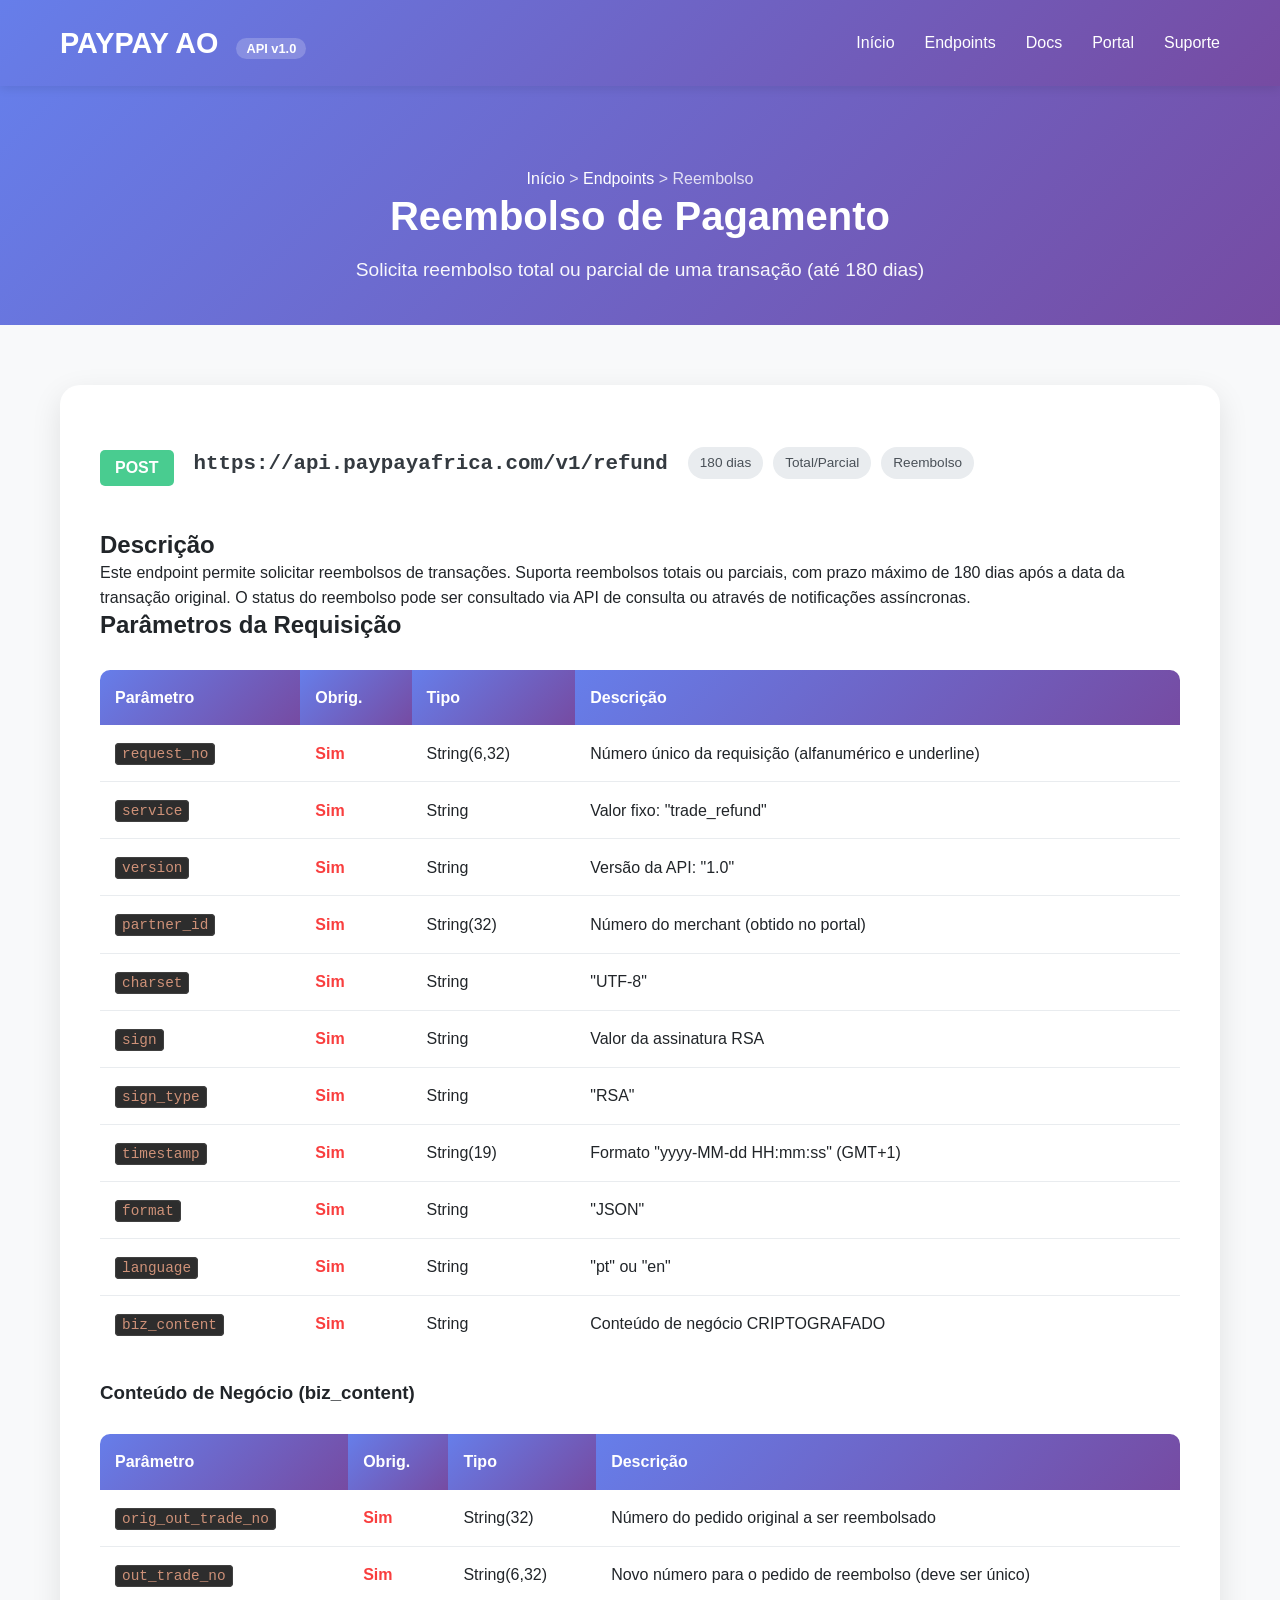
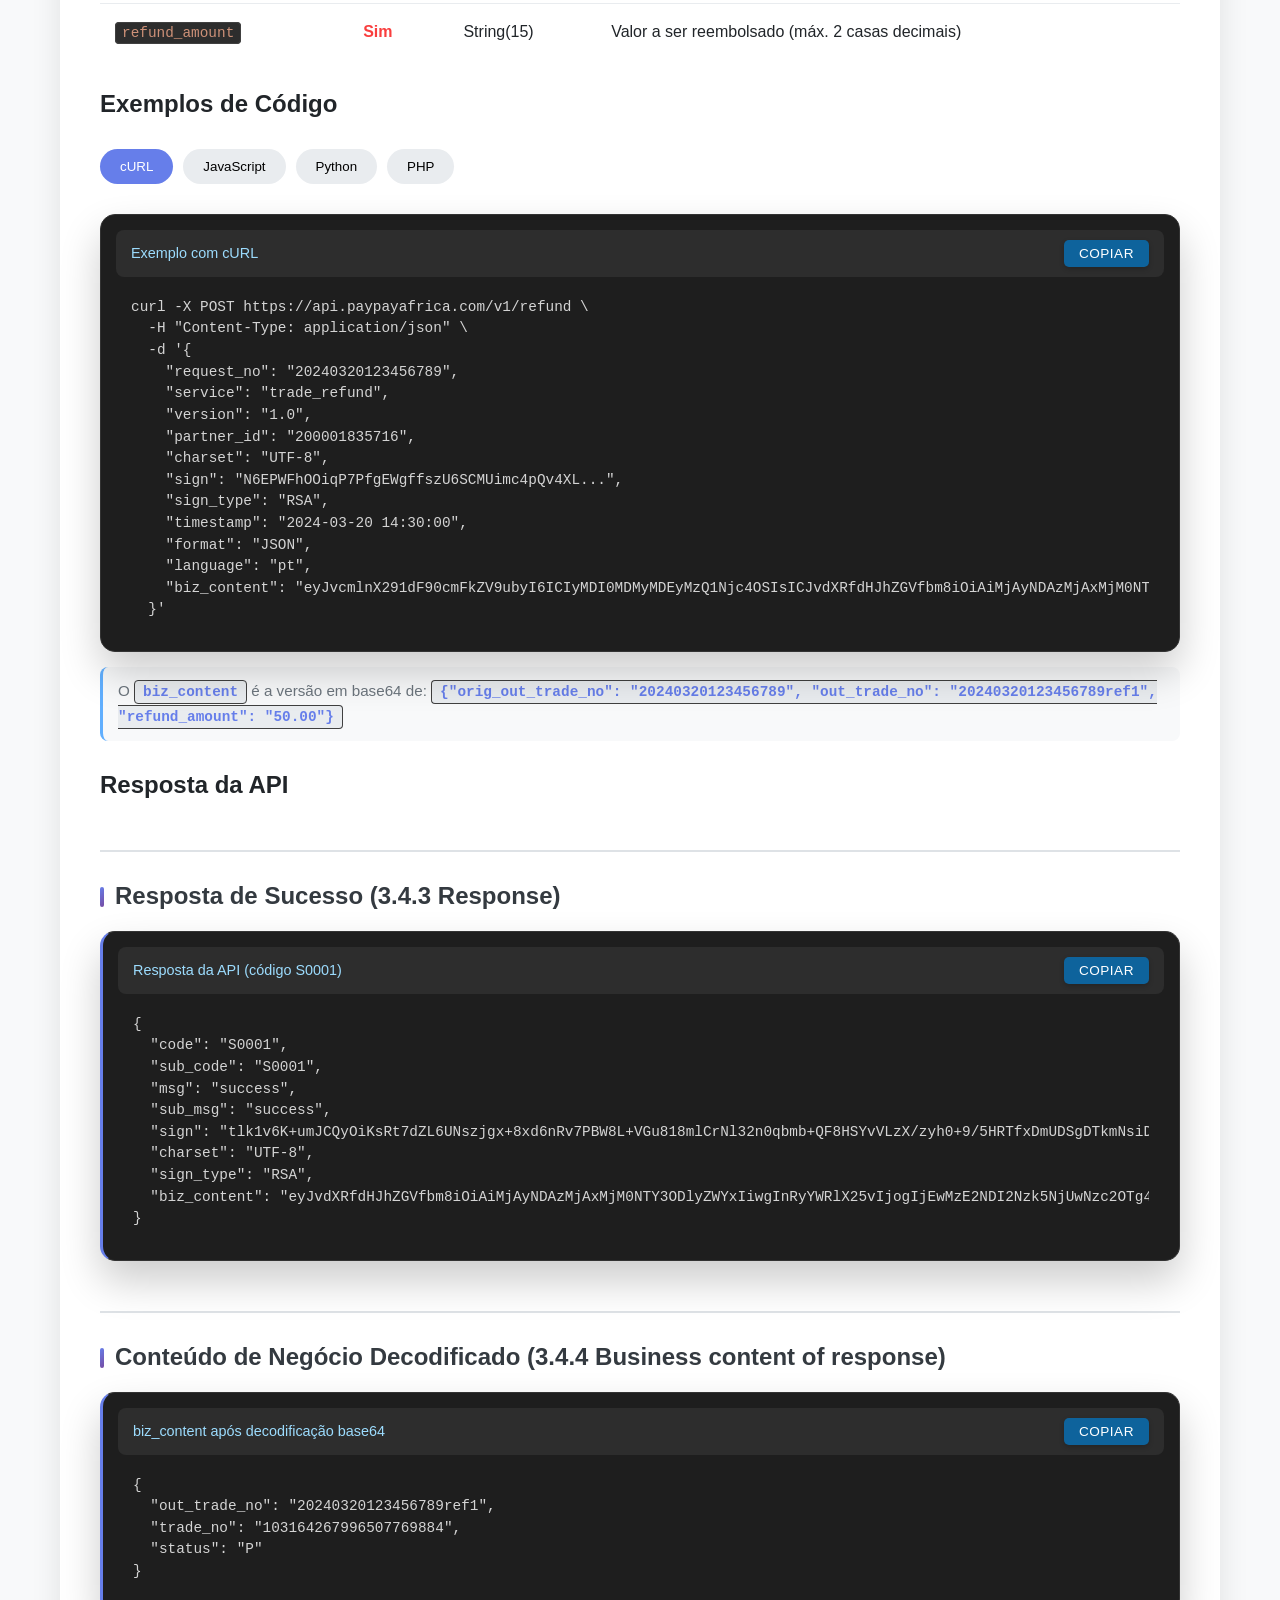
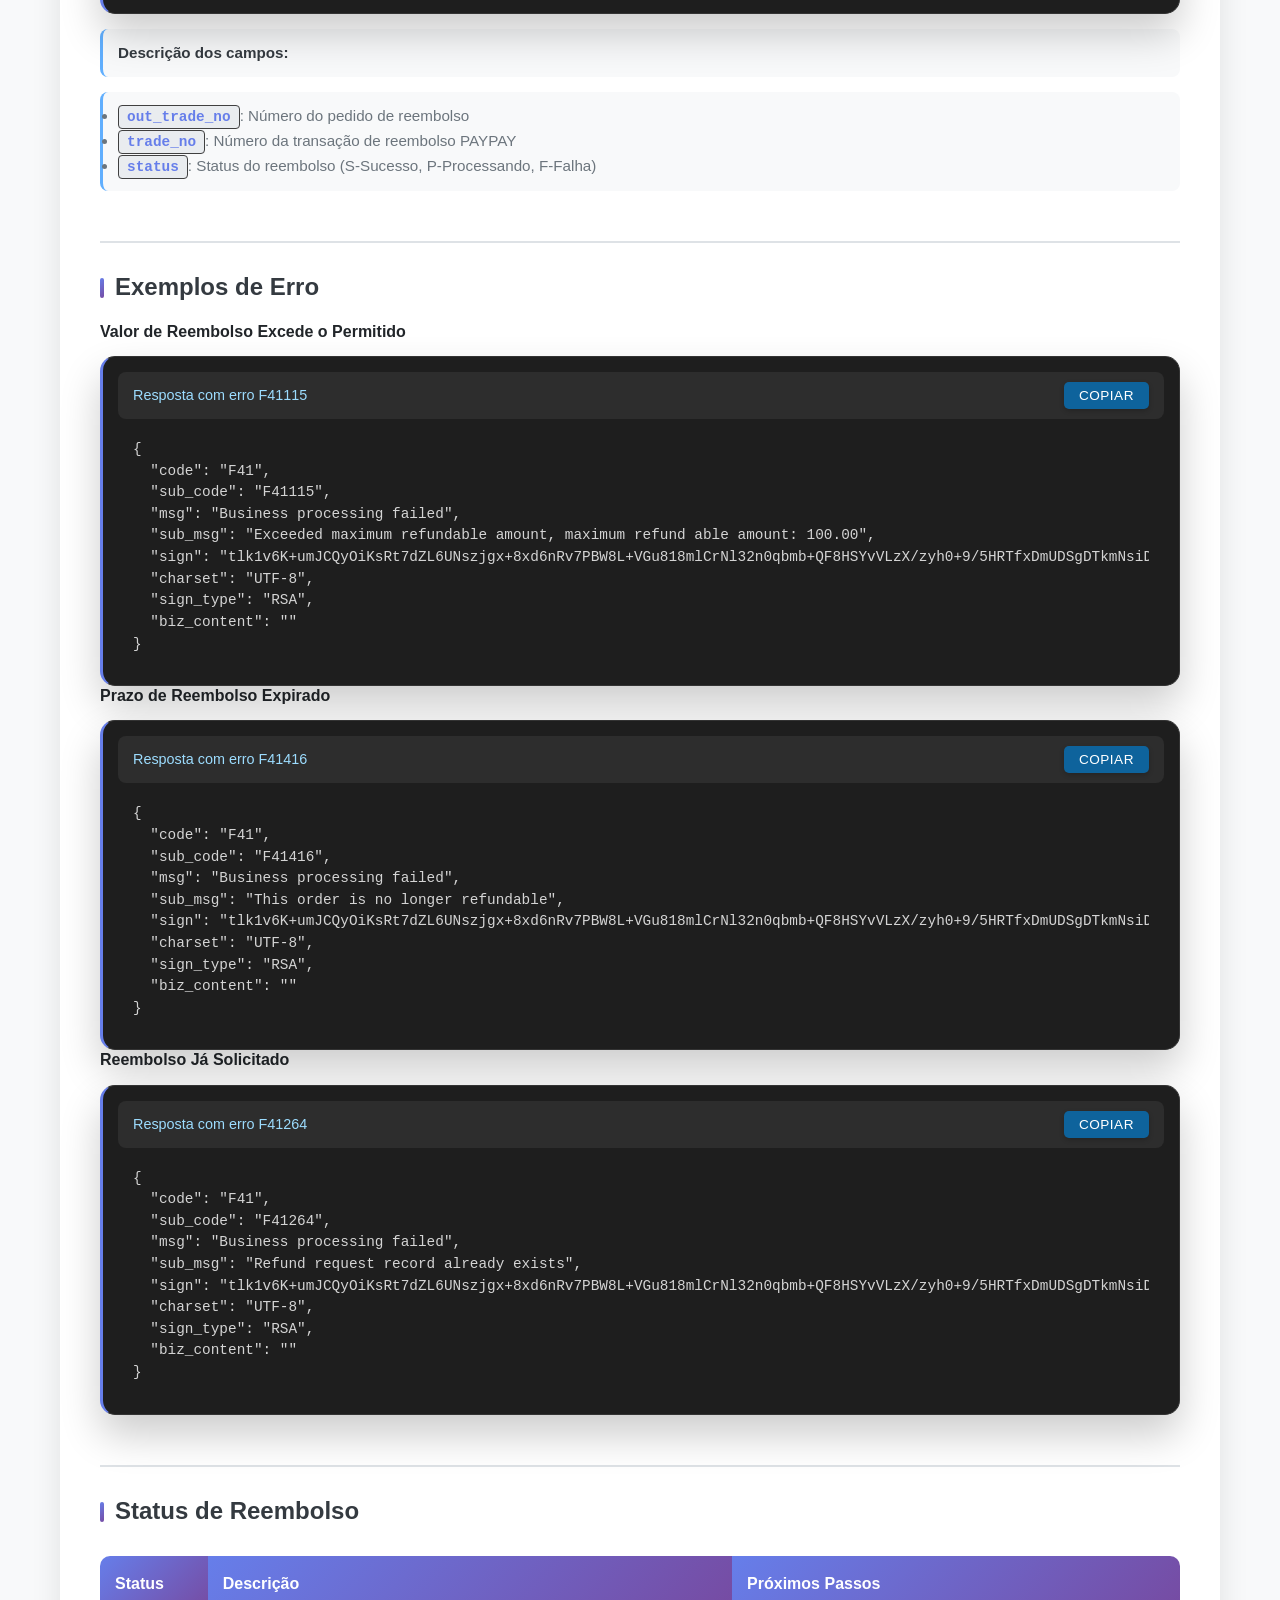
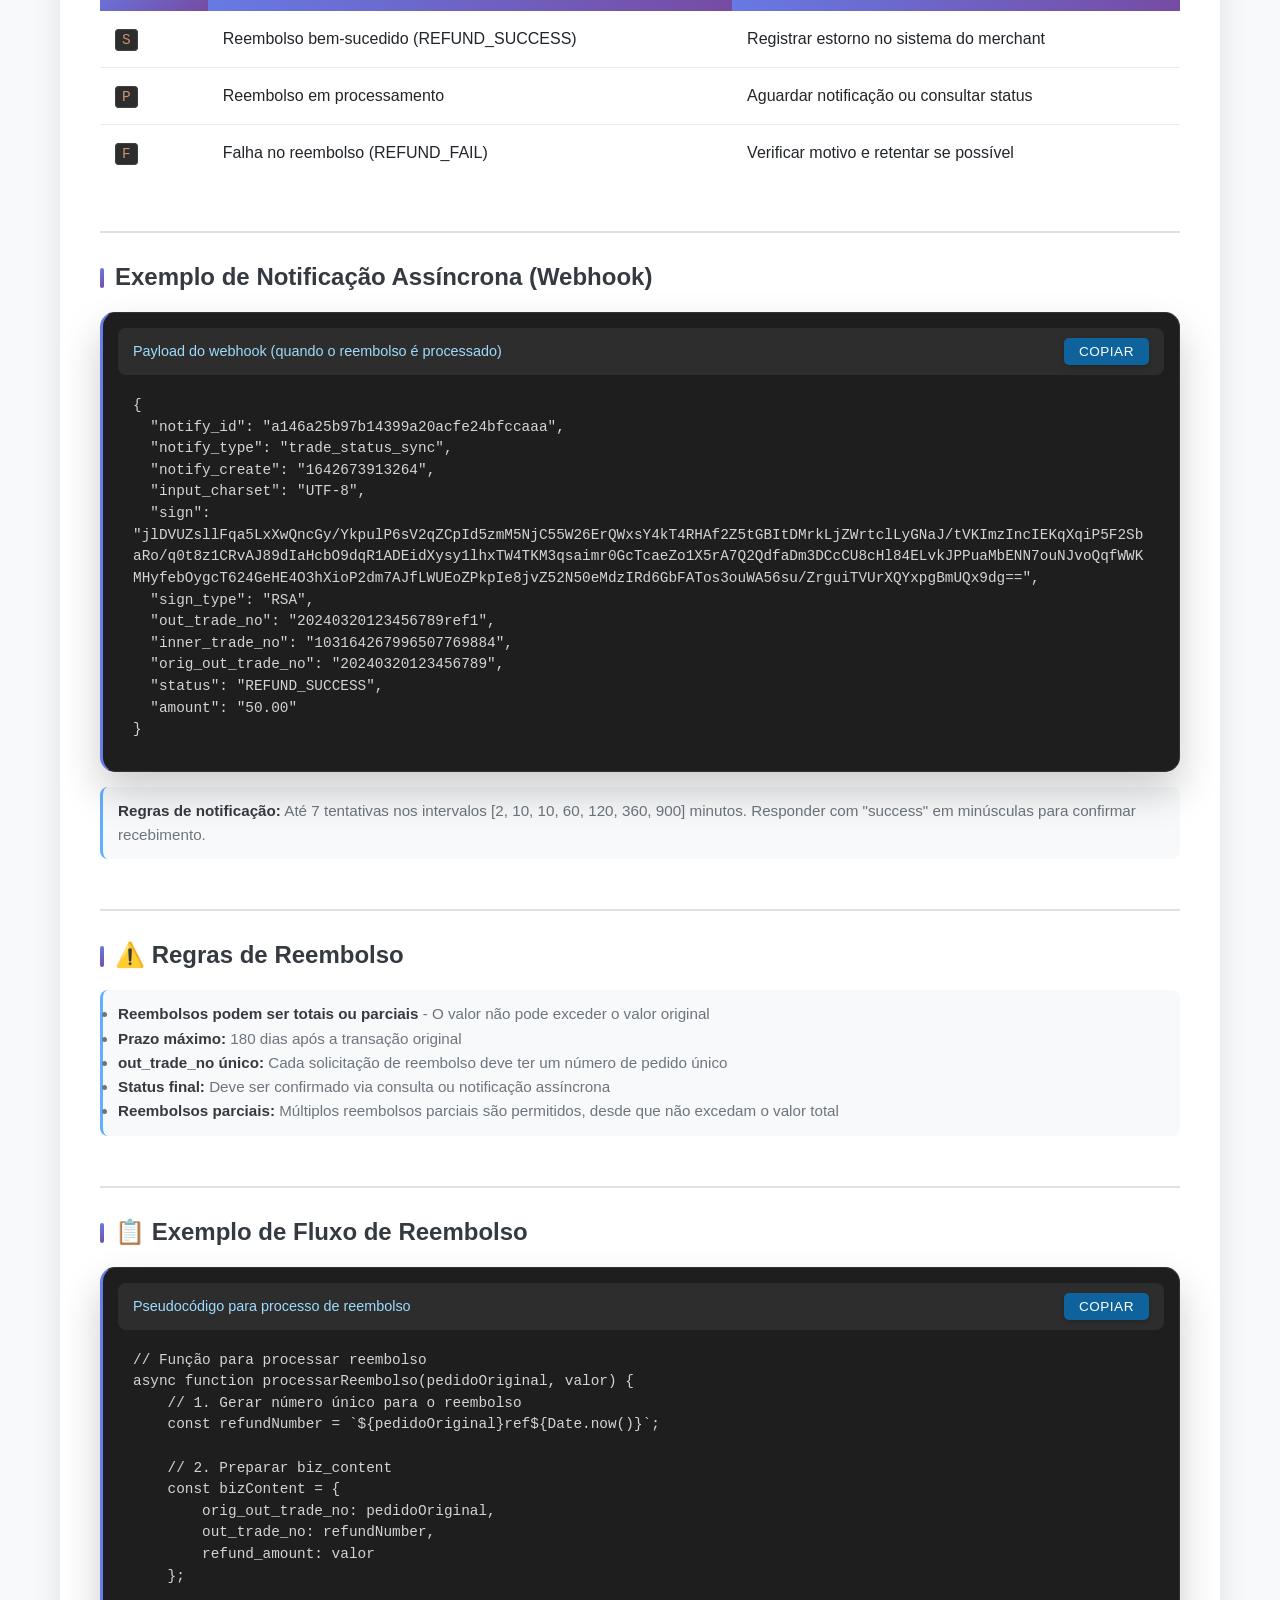
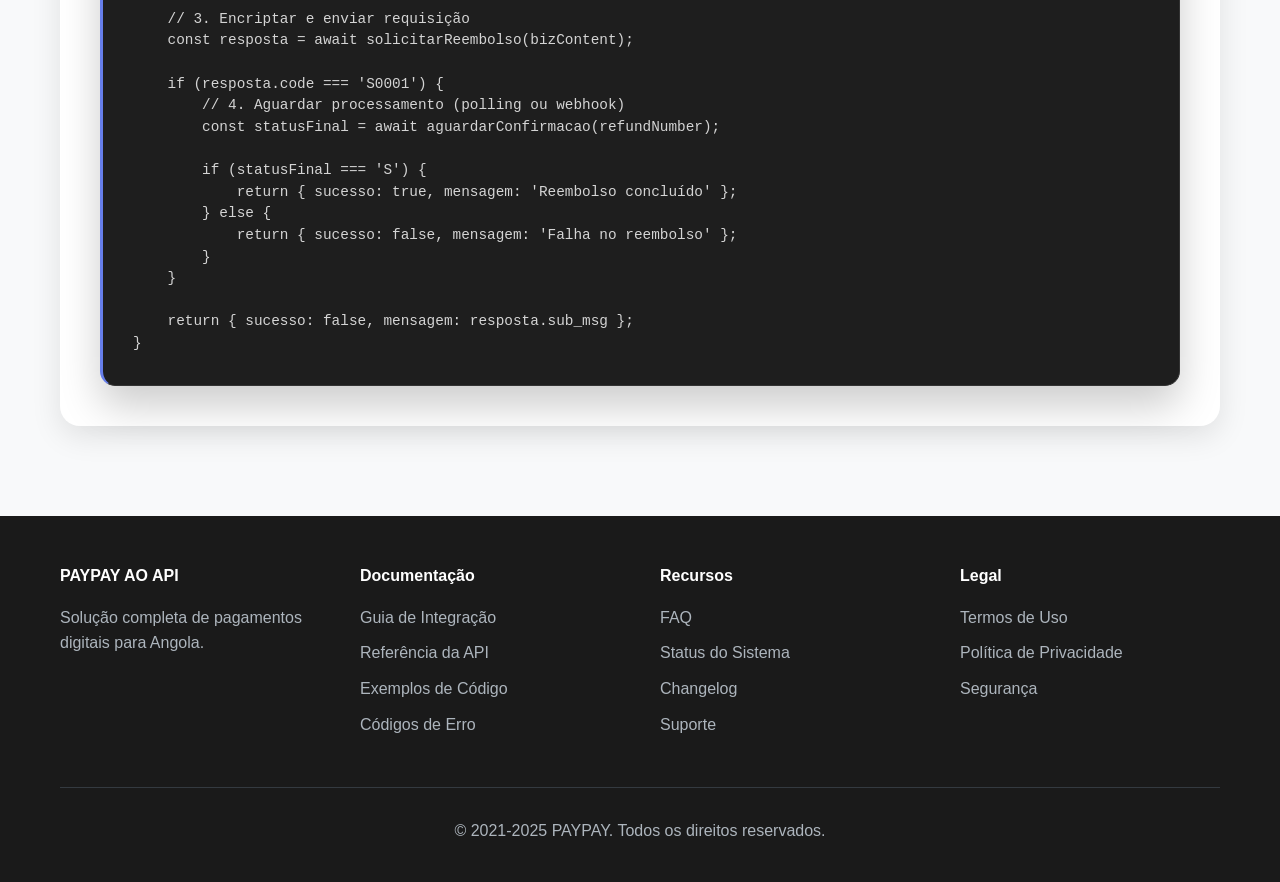
<file: pages/refund.html>
<!DOCTYPE html>
<html lang="pt">
<head>
    <meta charset="UTF-8">
    <meta name="viewport" content="width=device-width, initial-scale=1.0">
    <title>POST /refund - Reembolso de Pagamento</title>
    <link rel="stylesheet" href="../css/style.css">
</head>
<body>
    <!-- Header -->
    <header class="main-header">
        <div class="container header-content">
            <a href="../index.html" class="logo">PAYPAY AO <span>API v1.0</span></a>
            <nav class="main-nav">
                <ul>
                    <li><a href="../index.html">Início</a></li>
                    <li><a href="../index.html#endpoints">Endpoints</a></li>
                    <li><a href="../index.html#quick-start">Docs</a></li>
                    <li><a href="https://portal.paypayafrica.com" target="_blank">Portal</a></li>
                    <li><a href="#" onclick="showToast('Suporte: tech@paypayafrica.com')">Suporte</a></li>
                </ul>
            </nav>
        </div>
    </header>

    <!-- Page Header -->
    <section class="page-header">
        <div class="container">
            <div class="breadcrumb">
                <a href="../index.html">Início</a> > <a href="../index.html#endpoints">Endpoints</a> > Reembolso
            </div>
            <h1>Reembolso de Pagamento</h1>
            <p>Solicita reembolso total ou parcial de uma transação (até 180 dias)</p>
        </div>
    </section>

    <!-- Endpoint Detail -->
    <section class="endpoint-detail">
        <div class="container">
            <div class="endpoint-info">
                <div class="endpoint-header">
                    <span class="endpoint-method method-post">POST</span>
                    <span class="endpoint-url">https://api.paypayafrica.com/v1/refund</span>
                    <div class="endpoint-tags">
                        <span class="endpoint-tag">180 dias</span>
                        <span class="endpoint-tag">Total/Parcial</span>
                        <span class="endpoint-tag">Reembolso</span>
                    </div>
                </div>

                <h2>Descrição</h2>
                <p>Este endpoint permite solicitar reembolsos de transações. Suporta reembolsos totais ou parciais, com prazo máximo de 180 dias após a data da transação original. O status do reembolso pode ser consultado via API de consulta ou através de notificações assíncronas.</p>

                <h2>Parâmetros da Requisição</h2>
                <div class="table-container">
                    <table>
                        <thead>
                            <tr>
                                <th>Parâmetro</th>
                                <th>Obrig.</th>
                                <th>Tipo</th>
                                <th>Descrição</th>
                            </tr>
                        </thead>
                        <tbody>
                            <tr>
                                <td><code>request_no</code></td>
                                <td><span class="required">Sim</span></td>
                                <td>String(6,32)</td>
                                <td>Número único da requisição (alfanumérico e underline)</td>
                            </tr>
                            <tr>
                                <td><code>service</code></td>
                                <td><span class="required">Sim</span></td>
                                <td>String</td>
                                <td>Valor fixo: "trade_refund"</td>
                            </tr>
                            <tr>
                                <td><code>version</code></td>
                                <td><span class="required">Sim</span></td>
                                <td>String</td>
                                <td>Versão da API: "1.0"</td>
                            </tr>
                            <tr>
                                <td><code>partner_id</code></td>
                                <td><span class="required">Sim</span></td>
                                <td>String(32)</td>
                                <td>Número do merchant (obtido no portal)</td>
                            </tr>
                            <tr>
                                <td><code>charset</code></td>
                                <td><span class="required">Sim</span></td>
                                <td>String</td>
                                <td>"UTF-8"</td>
                            </tr>
                            <tr>
                                <td><code>sign</code></td>
                                <td><span class="required">Sim</span></td>
                                <td>String</td>
                                <td>Valor da assinatura RSA</td>
                            </tr>
                            <tr>
                                <td><code>sign_type</code></td>
                                <td><span class="required">Sim</span></td>
                                <td>String</td>
                                <td>"RSA"</td>
                            </tr>
                            <tr>
                                <td><code>timestamp</code></td>
                                <td><span class="required">Sim</span></td>
                                <td>String(19)</td>
                                <td>Formato "yyyy-MM-dd HH:mm:ss" (GMT+1)</td>
                            </tr>
                            <tr>
                                <td><code>format</code></td>
                                <td><span class="required">Sim</span></td>
                                <td>String</td>
                                <td>"JSON"</td>
                            </tr>
                            <tr>
                                <td><code>language</code></td>
                                <td><span class="required">Sim</span></td>
                                <td>String</td>
                                <td>"pt" ou "en"</td>
                            </tr>
                            <tr>
                                <td><code>biz_content</code></td>
                                <td><span class="required">Sim</span></td>
                                <td>String</td>
                                <td>Conteúdo de negócio CRIPTOGRAFADO</td>
                            </tr>
                        </tbody>
                    </table>
                </div>

                <h3>Conteúdo de Negócio (biz_content)</h3>
                <div class="table-container">
                    <table>
                        <thead>
                            <tr>
                                <th>Parâmetro</th>
                                <th>Obrig.</th>
                                <th>Tipo</th>
                                <th>Descrição</th>
                            </tr>
                        </thead>
                        <tbody>
                            <tr>
                                <td><code>orig_out_trade_no</code></td>
                                <td><span class="required">Sim</span></td>
                                <td>String(32)</td>
                                <td>Número do pedido original a ser reembolsado</td>
                            </tr>
                            <tr>
                                <td><code>out_trade_no</code></td>
                                <td><span class="required">Sim</span></td>
                                <td>String(6,32)</td>
                                <td>Novo número para o pedido de reembolso (deve ser único)</td>
                            </tr>
                            <tr>
                                <td><code>refund_amount</code></td>
                                <td><span class="required">Sim</span></td>
                                <td>String(15)</td>
                                <td>Valor a ser reembolsado (máx. 2 casas decimais)</td>
                            </tr>
                        </tbody>
                    </table>
                </div>

                <h2>Exemplos de Código</h2>
                <div class="code-samples">
                    <div class="sample-tabs">
                        <button class="sample-tab active" data-tab="curl" data-content="curl-sample">cURL</button>
                        <button class="sample-tab" data-tab="javascript" data-content="js-sample">JavaScript</button>
                        <button class="sample-tab" data-tab="python" data-content="py-sample">Python</button>
                        <button class="sample-tab" data-tab="php" data-content="php-sample">PHP</button>
                    </div>

                    <div class="sample-content active" id="curl-sample">
                        <div class="code-block">
                            <div class="code-header">
                                <span>Exemplo com cURL</span>
                                <button class="copy-btn" data-target="curl-code">Copiar</button>
                            </div>
                            <pre id="curl-code">curl -X POST https://api.paypayafrica.com/v1/refund \
  -H "Content-Type: application/json" \
  -d '{
    "request_no": "20240320123456789",
    "service": "trade_refund",
    "version": "1.0",
    "partner_id": "200001835716",
    "charset": "UTF-8",
    "sign": "N6EPWFhOOiqP7PfgEWgffszU6SCMUimc4pQv4XL...",
    "sign_type": "RSA",
    "timestamp": "2024-03-20 14:30:00",
    "format": "JSON",
    "language": "pt",
    "biz_content": "eyJvcmlnX291dF90cmFkZV9ubyI6ICIyMDI0MDMyMDEyMzQ1Njc4OSIsICJvdXRfdHJhZGVfbm8iOiAiMjAyNDAzMjAxMjM0NTY3ODlyZWYxIiwgInJlZnVuZF9hbW91bnQiOiAiNTAuMDAifQ=="
  }'</pre>
                        </div>
                        <p class="response-note">O <code>biz_content</code> é a versão em base64 de: <code>{"orig_out_trade_no": "20240320123456789", "out_trade_no": "20240320123456789ref1", "refund_amount": "50.00"}</code></p>
                    </div>

                    <div class="sample-content" id="js-sample">
                        <div class="code-block">
                            <div class="code-header">
                                <span>Exemplo com JavaScript (Node.js)</span>
                                <button class="copy-btn" data-target="js-code">Copiar</button>
                            </div>
                            <pre id="js-code">// Exemplo com JavaScript (Node.js)
const crypto = require('crypto');

// Dados do biz_content (antes da criptografia)
const bizContent = {
    orig_out_trade_no: '20240320123456789',
    out_trade_no: '20240320123456789ref1',
    refund_amount: '50.00'
};

// Função para criptografar (exemplo - use a biblioteca adequada)
function encryptRSA(text, publicKey) {
    // Implementar criptografia RSA com chave pública
    // Por simplicidade, este exemplo apenas converte para base64
    return Buffer.from(JSON.stringify(text)).toString('base64');
}

const encryptedBizContent = encryptRSA(bizContent);

const requestData = {
    request_no: '20240320123456789',
    service: 'trade_refund',
    version: '1.0',
    partner_id: '200001835716',
    charset: 'UTF-8',
    sign: 'N6EPWFhOOiqP7PfgEWgffszU6SCMUimc4pQv4XL...',
    sign_type: 'RSA',
    timestamp: '2024-03-20 14:30:00',
    format: 'JSON',
    language: 'pt',
    biz_content: encryptedBizContent
};

fetch('https://api.paypayafrica.com/v1/refund', {
    method: 'POST',
    headers: {
        'Content-Type': 'application/json',
    },
    body: JSON.stringify(requestData)
})
.then(response => response.json())
.then(data => {
    console.log('Resposta:', data);
    
    if (data.code === 'S0001') {
        // Decodificar biz_content da resposta
        const responseBizContent = JSON.parse(Buffer.from(data.biz_content, 'base64').toString());
        console.log('Status do reembolso:', responseBizContent.status);
        console.log('Número do reembolso:', responseBizContent.trade_no);
        
        if (responseBizContent.status === 'S') {
            console.log('✅ Reembolso processado com sucesso!');
        } else if (responseBizContent.status === 'P') {
            console.log('⏳ Reembolso em processamento...');
        }
    }
})
.catch(error => console.error('Erro:', error));</pre>
                        </div>
                    </div>

                    <div class="sample-content" id="py-sample">
                        <div class="code-block">
                            <div class="code-header">
                                <span>Exemplo com Python</span>
                                <button class="copy-btn" data-target="py-code">Copiar</button>
                            </div>
                            <pre id="py-code">import requests
import json
import base64
from Crypto.PublicKey import RSA
from Crypto.Cipher import PKCS1_v1_5

# Dados do biz_content
biz_content = {
    "orig_out_trade_no": "20240320123456789",
    "out_trade_no": "20240320123456789ref1",
    "refund_amount": "50.00"
}

# Função para criptografar (exemplo)
def encrypt_biz_content(data):
    # Implementar criptografia RSA com chave pública
    # Por simplicidade, este exemplo apenas converte para base64
    json_str = json.dumps(data)
    return base64.b64encode(json_str.encode()).decode()

# Requisição
url = "https://api.paypayafrica.com/v1/refund"

payload = {
    "request_no": "20240320123456789",
    "service": "trade_refund",
    "version": "1.0",
    "partner_id": "200001835716",
    "charset": "UTF-8",
    "sign": "N6EPWFhOOiqP7PfgEWgffszU6SCMUimc4pQv4XL...",
    "sign_type": "RSA",
    "timestamp": "2024-03-20 14:30:00",
    "format": "JSON",
    "language": "pt",
    "biz_content": encrypt_biz_content(biz_content)
}

headers = {
    'Content-Type': 'application/json'
}

try:
    response = requests.post(url, headers=headers, json=payload)
    response.raise_for_status()
    
    data = response.json()
    print("Resposta:", json.dumps(data, indent=2))
    
    if data.get('code') == 'S0001':
        # Decodificar resposta
        response_biz = json.loads(base64.b64decode(data['biz_content']))
        print(f"Status do reembolso: {response_biz['status']}")
        print(f"Número do reembolso: {response_biz['trade_no']}")
        
        if response_biz['status'] == 'S':
            print("✅ Reembolso processado com sucesso!")
        elif response_biz['status'] == 'P':
            print("⏳ Reembolso em processamento...")
        
except requests.exceptions.RequestException as e:
    print(f"Erro na requisição: {e}")</pre>
                        </div>
                    </div>

                    <div class="sample-content" id="php-sample">
                        <div class="code-block">
                            <div class="code-header">
                                <span>Exemplo com PHP</span>
                                <button class="copy-btn" data-target="php-code">Copiar</button>
                            </div>
                            <pre id="php-code">&lt;?php
// Dados do biz_content
$bizContent = [
    'orig_out_trade_no' => '20240320123456789',
    'out_trade_no' => '20240320123456789ref1',
    'refund_amount' => '50.00'
];

// Função para criptografar (exemplo)
function encryptBizContent($data) {
    $json = json_encode($data);
    return base64_encode($json);
}

$url = 'https://api.paypayafrica.com/v1/refund';

$data = [
    'request_no' => '20240320123456789',
    'service' => 'trade_refund',
    'version' => '1.0',
    'partner_id' => '200001835716',
    'charset' => 'UTF-8',
    'sign' => 'N6EPWFhOOiqP7PfgEWgffszU6SCMUimc4pQv4XL...',
    'sign_type' => 'RSA',
    'timestamp' => '2024-03-20 14:30:00',
    'format' => 'JSON',
    'language' => 'pt',
    'biz_content' => encryptBizContent($bizContent)
];

$json_data = json_encode($data);

$ch = curl_init($url);
curl_setopt($ch, CURLOPT_CUSTOMREQUEST, "POST");
curl_setopt($ch, CURLOPT_POSTFIELDS, $json_data);
curl_setopt($ch, CURLOPT_RETURNTRANSFER, true);
curl_setopt($ch, CURLOPT_HTTPHEADER, [
    'Content-Type: application/json',
    'Content-Length: ' . strlen($json_data)
]);

$response = curl_exec($ch);
$http_code = curl_getinfo($ch, CURLINFO_HTTP_CODE);

if (curl_errno($ch)) {
    echo 'Erro cURL: ' . curl_error($ch);
} else {
    echo "HTTP Code: $http_code\n";
    $response_data = json_decode($response, true);
    echo "Resposta: " . json_encode($response_data, JSON_PRETTY_PRINT) . "\n";
    
    if ($response_data['code'] == 'S0001') {
        // Decodificar biz_content da resposta
        $responseBiz = json_decode(base64_decode($response_data['biz_content']), true);
        echo "Status do reembolso: " . $responseBiz['status'] . "\n";
        echo "Número do reembolso: " . $responseBiz['trade_no'] . "\n";
        
        if ($responseBiz['status'] == 'S') {
            echo "✅ Reembolso processado com sucesso!\n";
        } elseif ($responseBiz['status'] == 'P') {
            echo "⏳ Reembolso em processamento...\n";
        }
    }
}

curl_close($ch);
?&gt;</pre>
                        </div>
                    </div>
                </div>

                <h2>Resposta da API</h2>
                
                <div class="response-section">
                    <h3 class="response-title">Resposta de Sucesso (3.4.3 Response)</h3>
                    <div class="code-block response-block">
                        <div class="code-header">
                            <span>Resposta da API (código S0001)</span>
                            <button class="copy-btn" data-target="response-success">Copiar</button>
                        </div>
                        <pre id="response-success">{
  "code": "S0001",
  "sub_code": "S0001",
  "msg": "success",
  "sub_msg": "success",
  "sign": "tlk1v6K+umJCQyOiKsRt7dZL6UNszjgx+8xd6nRv7PBW8L+VGu818mlCrNl32n0qbmb+QF8HSYvVLzX/zyh0+9/5HRTfxDmUDSgDTkmNsiDzHaOuQgmRWVKQit0oJONVjghuPgR38dpC/seLaq5DHYxPbebXS3kPAHsi4qqxaaPJoMzehrh1MiHcWdkHeeSMNf5srFLrfHCgJekEBLMD+6U4rJAUL+ZOx3u9PP4JvW4eMk60Px3UkYKqBLWPoWIDpOeEKAo2beRsXa/puCKK71UVfnN3ZMGaGCsQoalwKCiHhIbJOYB3W2ItHqv7ZTYZafdUNs99gHoEBxgD49EG0Q==",
  "charset": "UTF-8",
  "sign_type": "RSA",
  "biz_content": "eyJvdXRfdHJhZGVfbm8iOiAiMjAyNDAzMjAxMjM0NTY3ODlyZWYxIiwgInRyYWRlX25vIjogIjEwMzE2NDI2Nzk5NjUwNzc2OTg4NCIsICJzdGF0dXMiOiAiUCJ9"
}</pre>
                    </div>
                </div>

                <div class="response-section">
                    <h3 class="response-title">Conteúdo de Negócio Decodificado (3.4.4 Business content of response)</h3>
                    <div class="code-block response-block">
                        <div class="code-header">
                            <span>biz_content após decodificação base64</span>
                            <button class="copy-btn" data-target="bizcontent-decoded">Copiar</button>
                        </div>
                        <pre id="bizcontent-decoded">{
  "out_trade_no": "20240320123456789ref1",
  "trade_no": "103164267996507769884",
  "status": "P"
}</pre>
                    </div>
                    <p class="response-note"><strong>Descrição dos campos:</strong></p>
                    <ul class="response-note">
                        <li><code>out_trade_no</code>: Número do pedido de reembolso</li>
                        <li><code>trade_no</code>: Número da transação de reembolso PAYPAY</li>
                        <li><code>status</code>: Status do reembolso (S-Sucesso, P-Processando, F-Falha)</li>
                    </ul>
                </div>

                <div class="response-section">
                    <h3 class="response-title">Exemplos de Erro</h3>
                    
                    <h4>Valor de Reembolso Excede o Permitido</h4>
                    <div class="code-block response-block">
                        <div class="code-header">
                            <span>Resposta com erro F41115</span>
                            <button class="copy-btn" data-target="error-amount">Copiar</button>
                        </div>
                        <pre id="error-amount">{
  "code": "F41",
  "sub_code": "F41115",
  "msg": "Business processing failed",
  "sub_msg": "Exceeded maximum refundable amount, maximum refund able amount: 100.00",
  "sign": "tlk1v6K+umJCQyOiKsRt7dZL6UNszjgx+8xd6nRv7PBW8L+VGu818mlCrNl32n0qbmb+QF8HSYvVLzX/zyh0+9/5HRTfxDmUDSgDTkmNsiDzHaOuQgmRWVKQit0oJONVjghuPgR38dpC/seLaq5DHYxPbebXS3kPAHsi4qqxaaPJoMzehrh1MiHcWdkHeeSMNf5srFLrfHCgJekEBLMD+6U4rJAUL+ZOx3u9PP4JvW4eMk60Px3UkYKqBLWPoWIDpOeEKAo2beRsXa/puCKK71UVfnN3ZMGaGCsQoalwKCiHhIbJOYB3W2ItHqv7ZTYZafdUNs99gHoEBxgD49EG0Q==",
  "charset": "UTF-8",
  "sign_type": "RSA",
  "biz_content": ""
}</pre>
                    </div>

                    <h4>Prazo de Reembolso Expirado</h4>
                    <div class="code-block response-block">
                        <div class="code-header">
                            <span>Resposta com erro F41416</span>
                            <button class="copy-btn" data-target="error-expired">Copiar</button>
                        </div>
                        <pre id="error-expired">{
  "code": "F41",
  "sub_code": "F41416",
  "msg": "Business processing failed",
  "sub_msg": "This order is no longer refundable",
  "sign": "tlk1v6K+umJCQyOiKsRt7dZL6UNszjgx+8xd6nRv7PBW8L+VGu818mlCrNl32n0qbmb+QF8HSYvVLzX/zyh0+9/5HRTfxDmUDSgDTkmNsiDzHaOuQgmRWVKQit0oJONVjghuPgR38dpC/seLaq5DHYxPbebXS3kPAHsi4qqxaaPJoMzehrh1MiHcWdkHeeSMNf5srFLrfHCgJekEBLMD+6U4rJAUL+ZOx3u9PP4JvW4eMk60Px3UkYKqBLWPoWIDpOeEKAo2beRsXa/puCKK71UVfnN3ZMGaGCsQoalwKCiHhIbJOYB3W2ItHqv7ZTYZafdUNs99gHoEBxgD49EG0Q==",
  "charset": "UTF-8",
  "sign_type": "RSA",
  "biz_content": ""
}</pre>
                    </div>

                    <h4>Reembolso Já Solicitado</h4>
                    <div class="code-block response-block">
                        <div class="code-header">
                            <span>Resposta com erro F41264</span>
                            <button class="copy-btn" data-target="error-duplicate">Copiar</button>
                        </div>
                        <pre id="error-duplicate">{
  "code": "F41",
  "sub_code": "F41264",
  "msg": "Business processing failed",
  "sub_msg": "Refund request record already exists",
  "sign": "tlk1v6K+umJCQyOiKsRt7dZL6UNszjgx+8xd6nRv7PBW8L+VGu818mlCrNl32n0qbmb+QF8HSYvVLzX/zyh0+9/5HRTfxDmUDSgDTkmNsiDzHaOuQgmRWVKQit0oJONVjghuPgR38dpC/seLaq5DHYxPbebXS3kPAHsi4qqxaaPJoMzehrh1MiHcWdkHeeSMNf5srFLrfHCgJekEBLMD+6U4rJAUL+ZOx3u9PP4JvW4eMk60Px3UkYKqBLWPoWIDpOeEKAo2beRsXa/puCKK71UVfnN3ZMGaGCsQoalwKCiHhIbJOYB3W2ItHqv7ZTYZafdUNs99gHoEBxgD49EG0Q==",
  "charset": "UTF-8",
  "sign_type": "RSA",
  "biz_content": ""
}</pre>
                    </div>
                </div>

                <div class="response-section">
                    <h3 class="response-title">Status de Reembolso</h3>
                    <div class="table-container">
                        <table>
                            <thead>
                                <tr>
                                    <th>Status</th>
                                    <th>Descrição</th>
                                    <th>Próximos Passos</th>
                                </tr>
                            </thead>
                            <tbody>
                                <tr>
                                    <td><code>S</code></td>
                                    <td>Reembolso bem-sucedido (REFUND_SUCCESS)</td>
                                    <td>Registrar estorno no sistema do merchant</td>
                                </tr>
                                <tr>
                                    <td><code>P</code></td>
                                    <td>Reembolso em processamento</td>
                                    <td>Aguardar notificação ou consultar status</td>
                                </tr>
                                <tr>
                                    <td><code>F</code></td>
                                    <td>Falha no reembolso (REFUND_FAIL)</td>
                                    <td>Verificar motivo e retentar se possível</td>
                                </tr>
                            </tbody>
                        </table>
                    </div>
                </div>

                <div class="response-section">
                    <h3 class="response-title">Exemplo de Notificação Assíncrona (Webhook)</h3>
                    <div class="code-block response-block">
                        <div class="code-header">
                            <span>Payload do webhook (quando o reembolso é processado)</span>
                            <button class="copy-btn" data-target="webhook-sample">Copiar</button>
                        </div>
                        <pre id="webhook-sample">{
  "notify_id": "a146a25b97b14399a20acfe24bfccaaa",
  "notify_type": "trade_status_sync",
  "notify_create": "1642673913264",
  "input_charset": "UTF-8",
  "sign": "jlDVUZsllFqa5LxXwQncGy/YkpulP6sV2qZCpId5zmM5NjC55W26ErQWxsY4kT4RHAf2Z5tGBItDMrkLjZWrtclLyGNaJ/tVKImzIncIEKqXqiP5F2SbaRo/q0t8z1CRvAJ89dIaHcbO9dqR1ADEidXysy1lhxTW4TKM3qsaimr0GcTcaeZo1X5rA7Q2QdfaDm3DCcCU8cHl84ELvkJPPuaMbENN7ouNJvoQqfWWKMHyfebOygcT624GeHE4O3hXioP2dm7AJfLWUEoZPkpIe8jvZ52N50eMdzIRd6GbFATos3ouWA56su/ZrguiTVUrXQYxpgBmUQx9dg==",
  "sign_type": "RSA",
  "out_trade_no": "20240320123456789ref1",
  "inner_trade_no": "103164267996507769884",
  "orig_out_trade_no": "20240320123456789",
  "status": "REFUND_SUCCESS",
  "amount": "50.00"
}</pre>
                    </div>
                    <p class="response-note"><strong>Regras de notificação:</strong> Até 7 tentativas nos intervalos [2, 10, 10, 60, 120, 360, 900] minutos. Responder com "success" em minúsculas para confirmar recebimento.</p>
                </div>

                <div class="response-section">
                    <h3 class="response-title">⚠️ Regras de Reembolso</h3>
                    <ul class="response-note">
                        <li><strong>Reembolsos podem ser totais ou parciais</strong> - O valor não pode exceder o valor original</li>
                        <li><strong>Prazo máximo:</strong> 180 dias após a transação original</li>
                        <li><strong>out_trade_no único:</strong> Cada solicitação de reembolso deve ter um número de pedido único</li>
                        <li><strong>Status final:</strong> Deve ser confirmado via consulta ou notificação assíncrona</li>
                        <li><strong>Reembolsos parciais:</strong> Múltiplos reembolsos parciais são permitidos, desde que não excedam o valor total</li>
                    </ul>
                </div>

                <div class="response-section">
                    <h3 class="response-title">📋 Exemplo de Fluxo de Reembolso</h3>
                    <div class="code-block response-block">
                        <div class="code-header">
                            <span>Pseudocódigo para processo de reembolso</span>
                            <button class="copy-btn" data-target="flow-example">Copiar</button>
                        </div>
                        <pre id="flow-example">// Função para processar reembolso
async function processarReembolso(pedidoOriginal, valor) {
    // 1. Gerar número único para o reembolso
    const refundNumber = `${pedidoOriginal}ref${Date.now()}`;
    
    // 2. Preparar biz_content
    const bizContent = {
        orig_out_trade_no: pedidoOriginal,
        out_trade_no: refundNumber,
        refund_amount: valor
    };
    
    // 3. Encriptar e enviar requisição
    const resposta = await solicitarReembolso(bizContent);
    
    if (resposta.code === 'S0001') {
        // 4. Aguardar processamento (polling ou webhook)
        const statusFinal = await aguardarConfirmacao(refundNumber);
        
        if (statusFinal === 'S') {
            return { sucesso: true, mensagem: 'Reembolso concluído' };
        } else {
            return { sucesso: false, mensagem: 'Falha no reembolso' };
        }
    }
    
    return { sucesso: false, mensagem: resposta.sub_msg };
}</pre>
                    </div>
                </div>
            </div>
        </div>
    </section>

    <!-- Footer -->
    <footer class="footer">
        <div class="container">
            <div class="footer-content">
                <div class="footer-section">
                    <h4>PAYPAY AO API</h4>
                    <p>Solução completa de pagamentos digitais para Angola.</p>
                </div>
                <div class="footer-section">
                    <h4>Documentação</h4>
                    <ul>
                        <li><a href="../index.html#quick-start">Guia de Integração</a></li>
                        <li><a href="../index.html#endpoints">Referência da API</a></li>
                        <li><a href="#" onclick="showToast('Exemplos disponíveis em breve!')">Exemplos de Código</a></li>
                        <li><a href="#" onclick="showToast('Códigos de erro disponíveis em breve!')">Códigos de Erro</a></li>
                    </ul>
                </div>
                <div class="footer-section">
                    <h4>Recursos</h4>
                    <ul>
                        <li><a href="#" onclick="showToast('FAQ disponível em breve!')">FAQ</a></li>
                        <li><a href="#" onclick="showToast('Status do sistema: Online')">Status do Sistema</a></li>
                        <li><a href="#" onclick="showToast('Changelog v1.0 - Lançamento')">Changelog</a></li>
                        <li><a href="#" onclick="showToast('Suporte: tech@paypayafrica.com')">Suporte</a></li>
                    </ul>
                </div>
                <div class="footer-section">
                    <h4>Legal</h4>
                    <ul>
                        <li><a href="#" onclick="showToast('Termos de uso disponíveis em breve!')">Termos de Uso</a></li>
                        <li><a href="#" onclick="showToast('Política de privacidade disponível em breve!')">Política de Privacidade</a></li>
                        <li><a href="#" onclick="showToast('Segurança: RSA 1024 bits')">Segurança</a></li>
                    </ul>
                </div>
            </div>
            <div class="footer-bottom">
                <p>&copy; 2021-2025 PAYPAY. Todos os direitos reservados.</p>
            </div>
        </div>
    </footer>

    <script src="../js/main.js"></script>
    <script>
        // Inicializar tabs de exemplo
        document.addEventListener('DOMContentLoaded', function() {
            const tabs = document.querySelectorAll('.sample-tab');
            tabs.forEach(tab => {
                tab.addEventListener('click', function() {
                    // Remover active de todas as tabs
                    tabs.forEach(t => t.classList.remove('active'));
                    // Adicionar active na tab clicada
                    this.classList.add('active');
                    
                    // Esconder todos os conteúdos
                    document.querySelectorAll('.sample-content').forEach(content => {
                        content.classList.remove('active');
                    });
                    
                    // Mostrar o conteúdo correspondente
                    const contentId = this.getAttribute('data-content');
                    document.getElementById(contentId).classList.add('active');
                });
            });
        });
    </script>
</body>
</html>
</file>
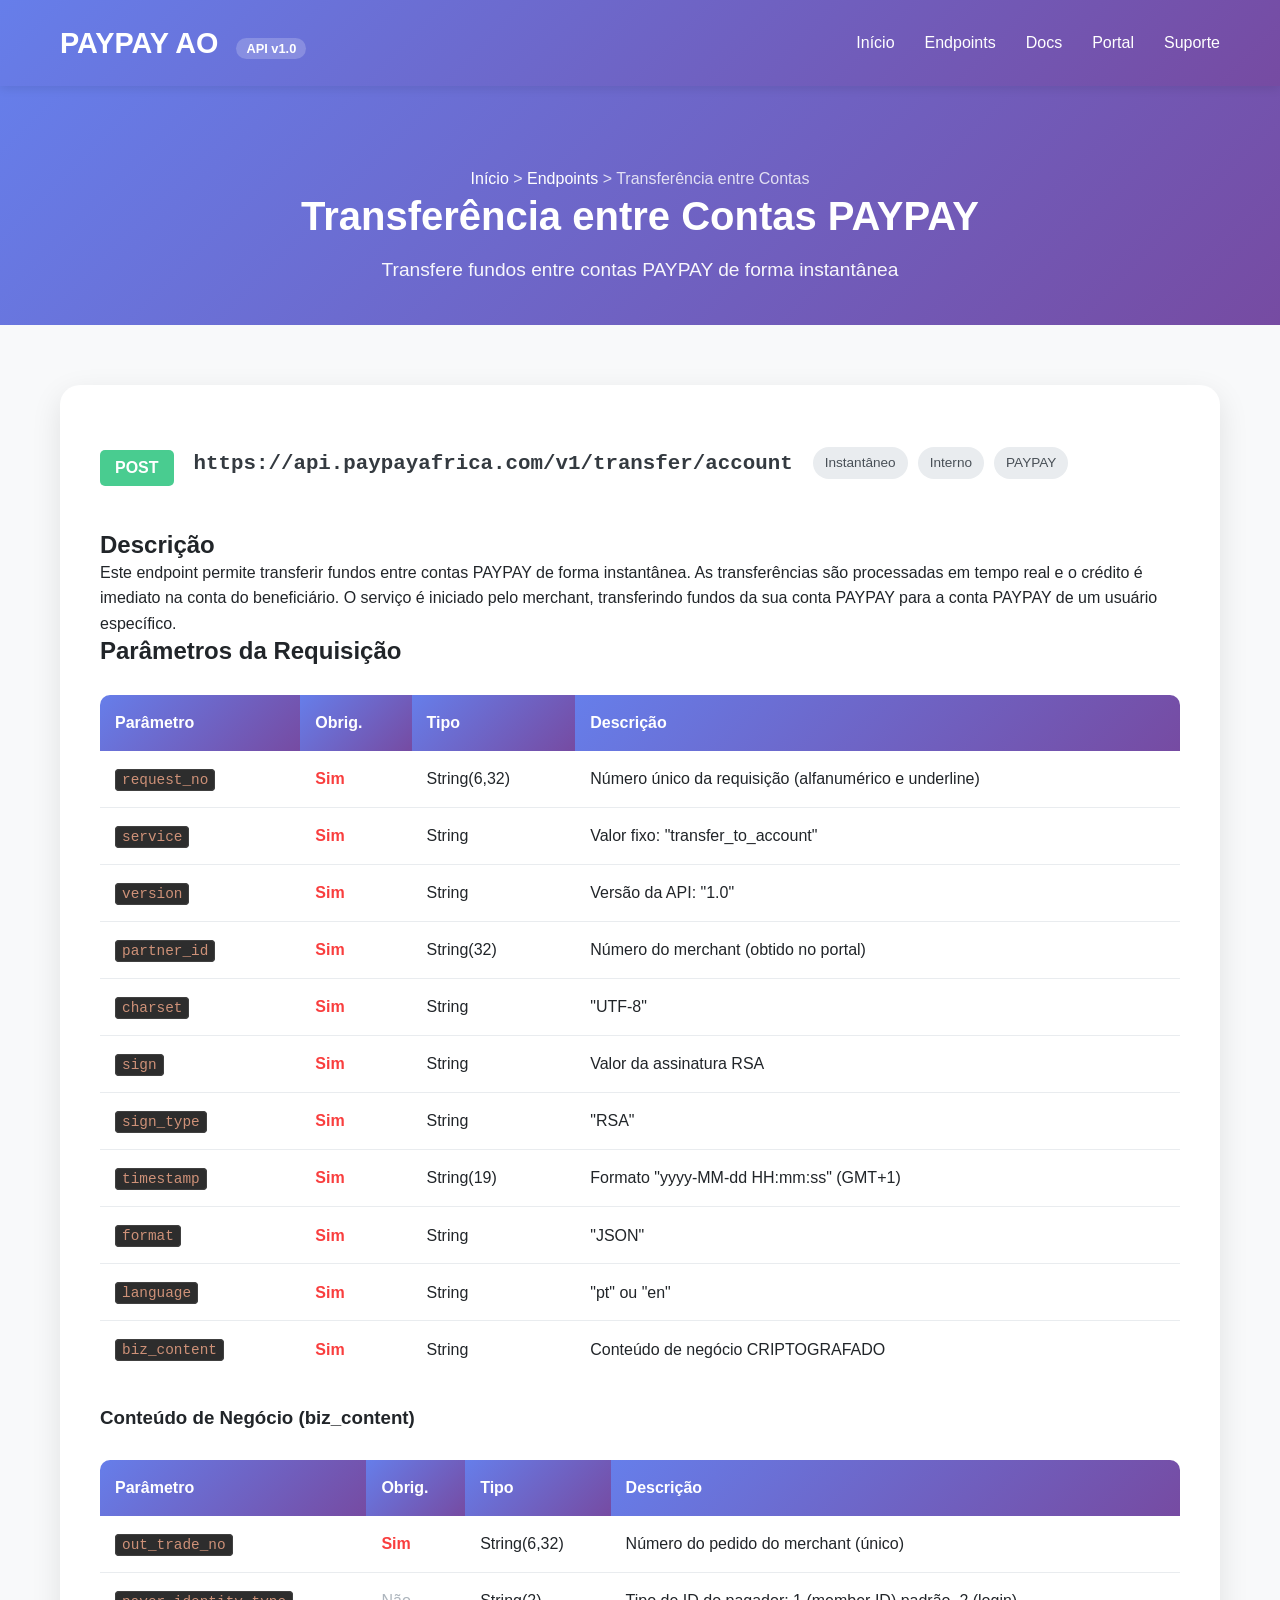
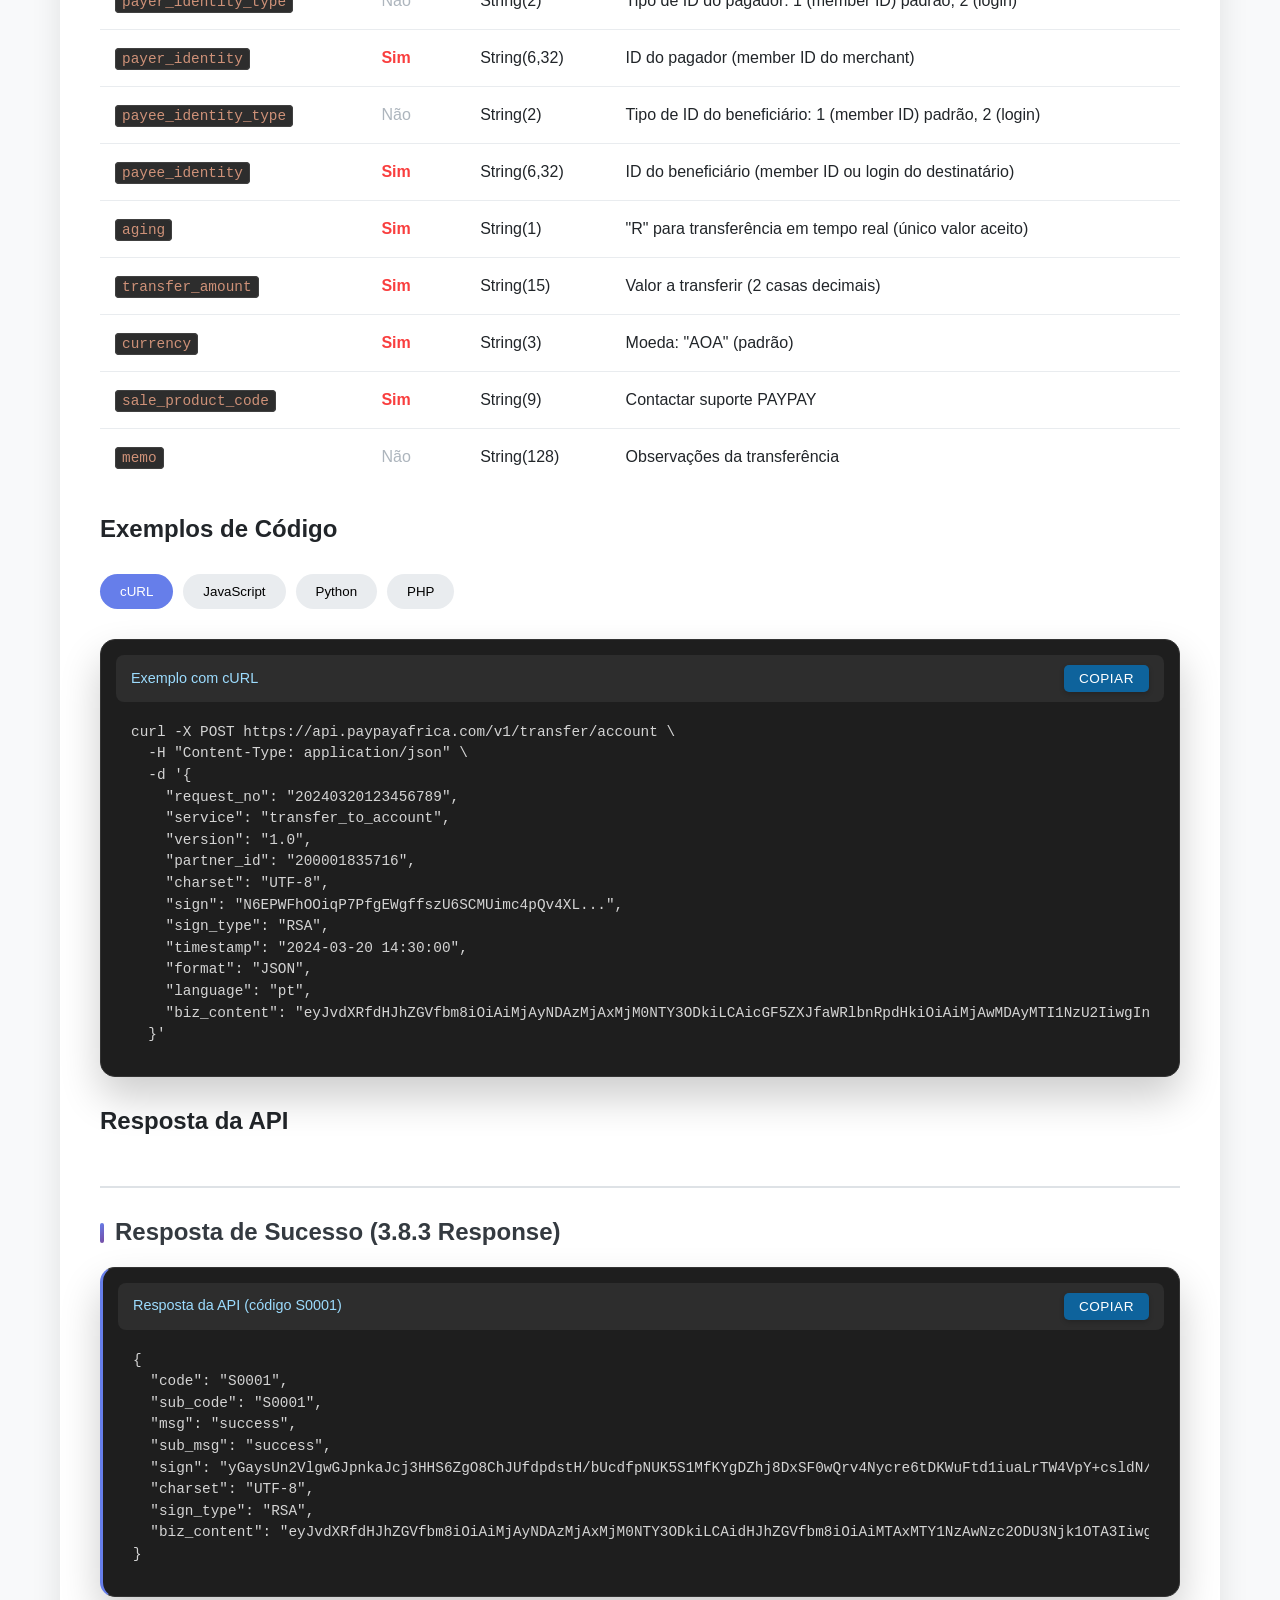
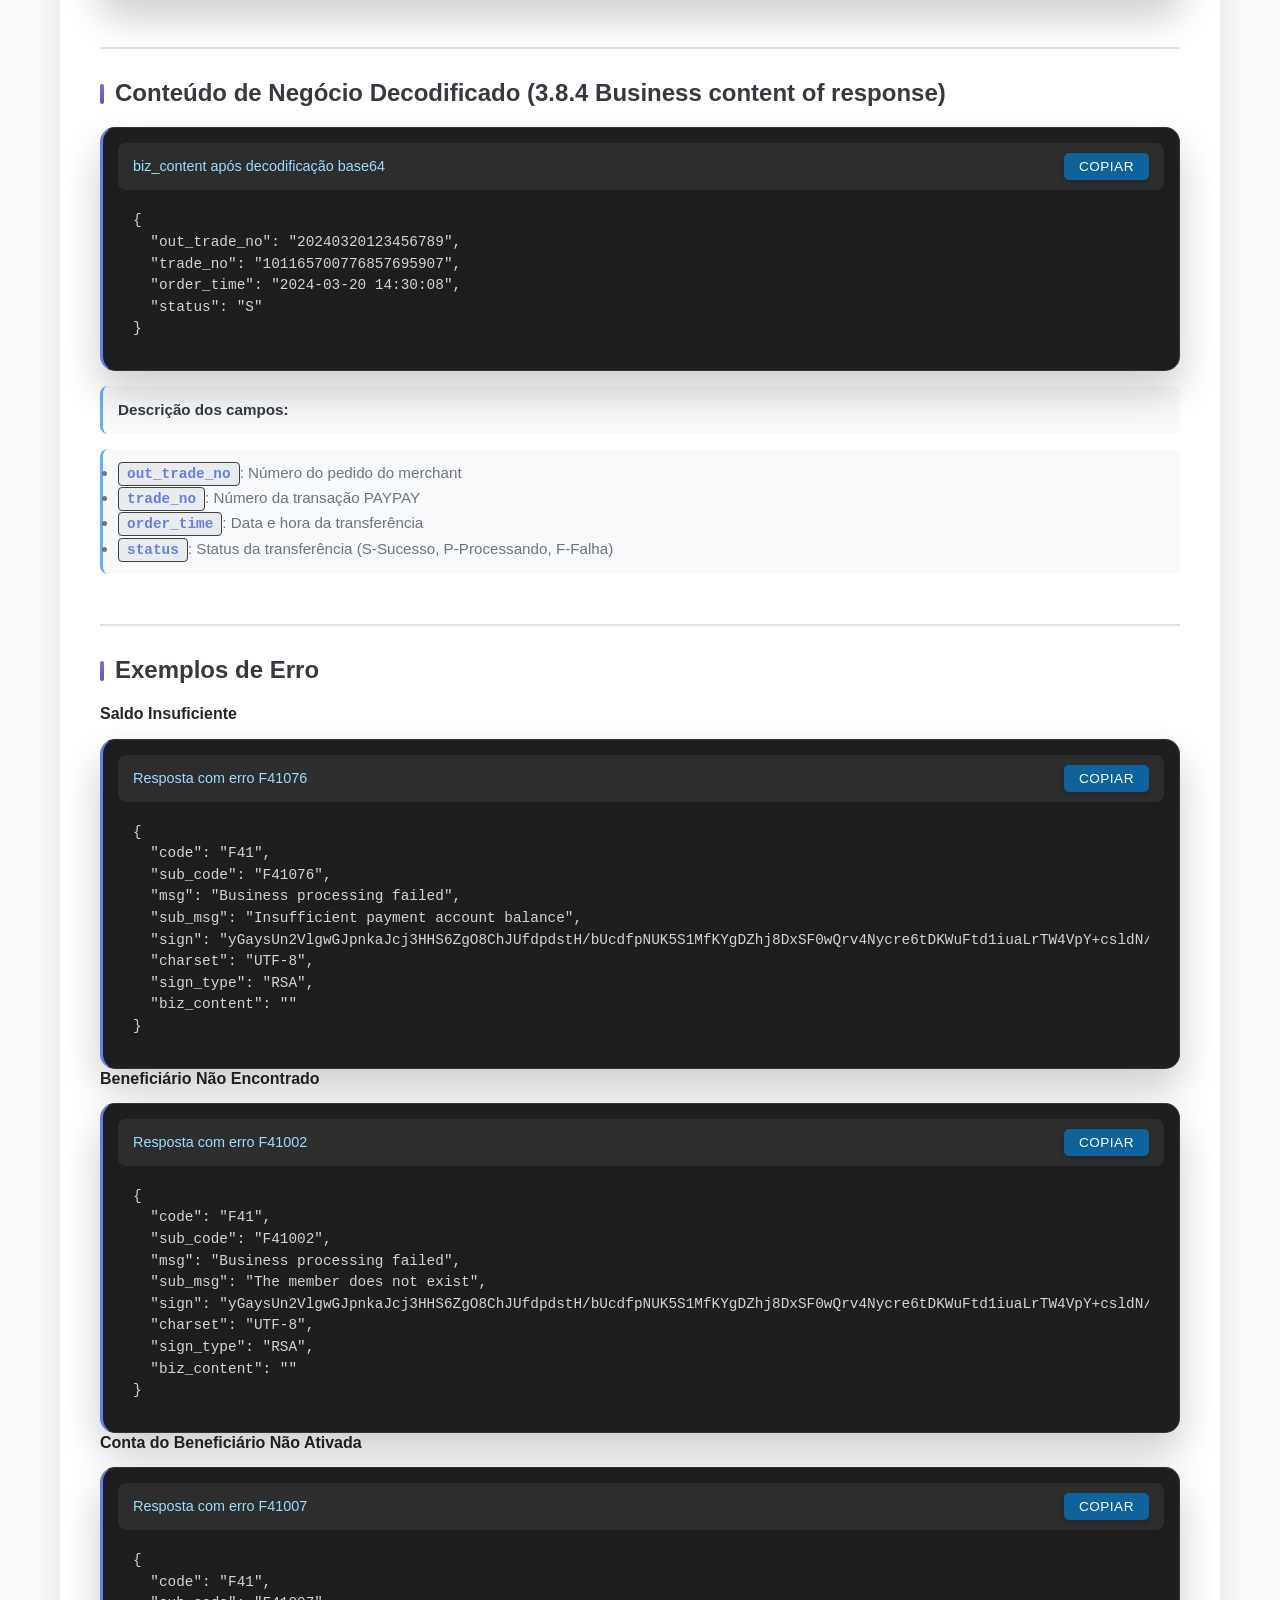
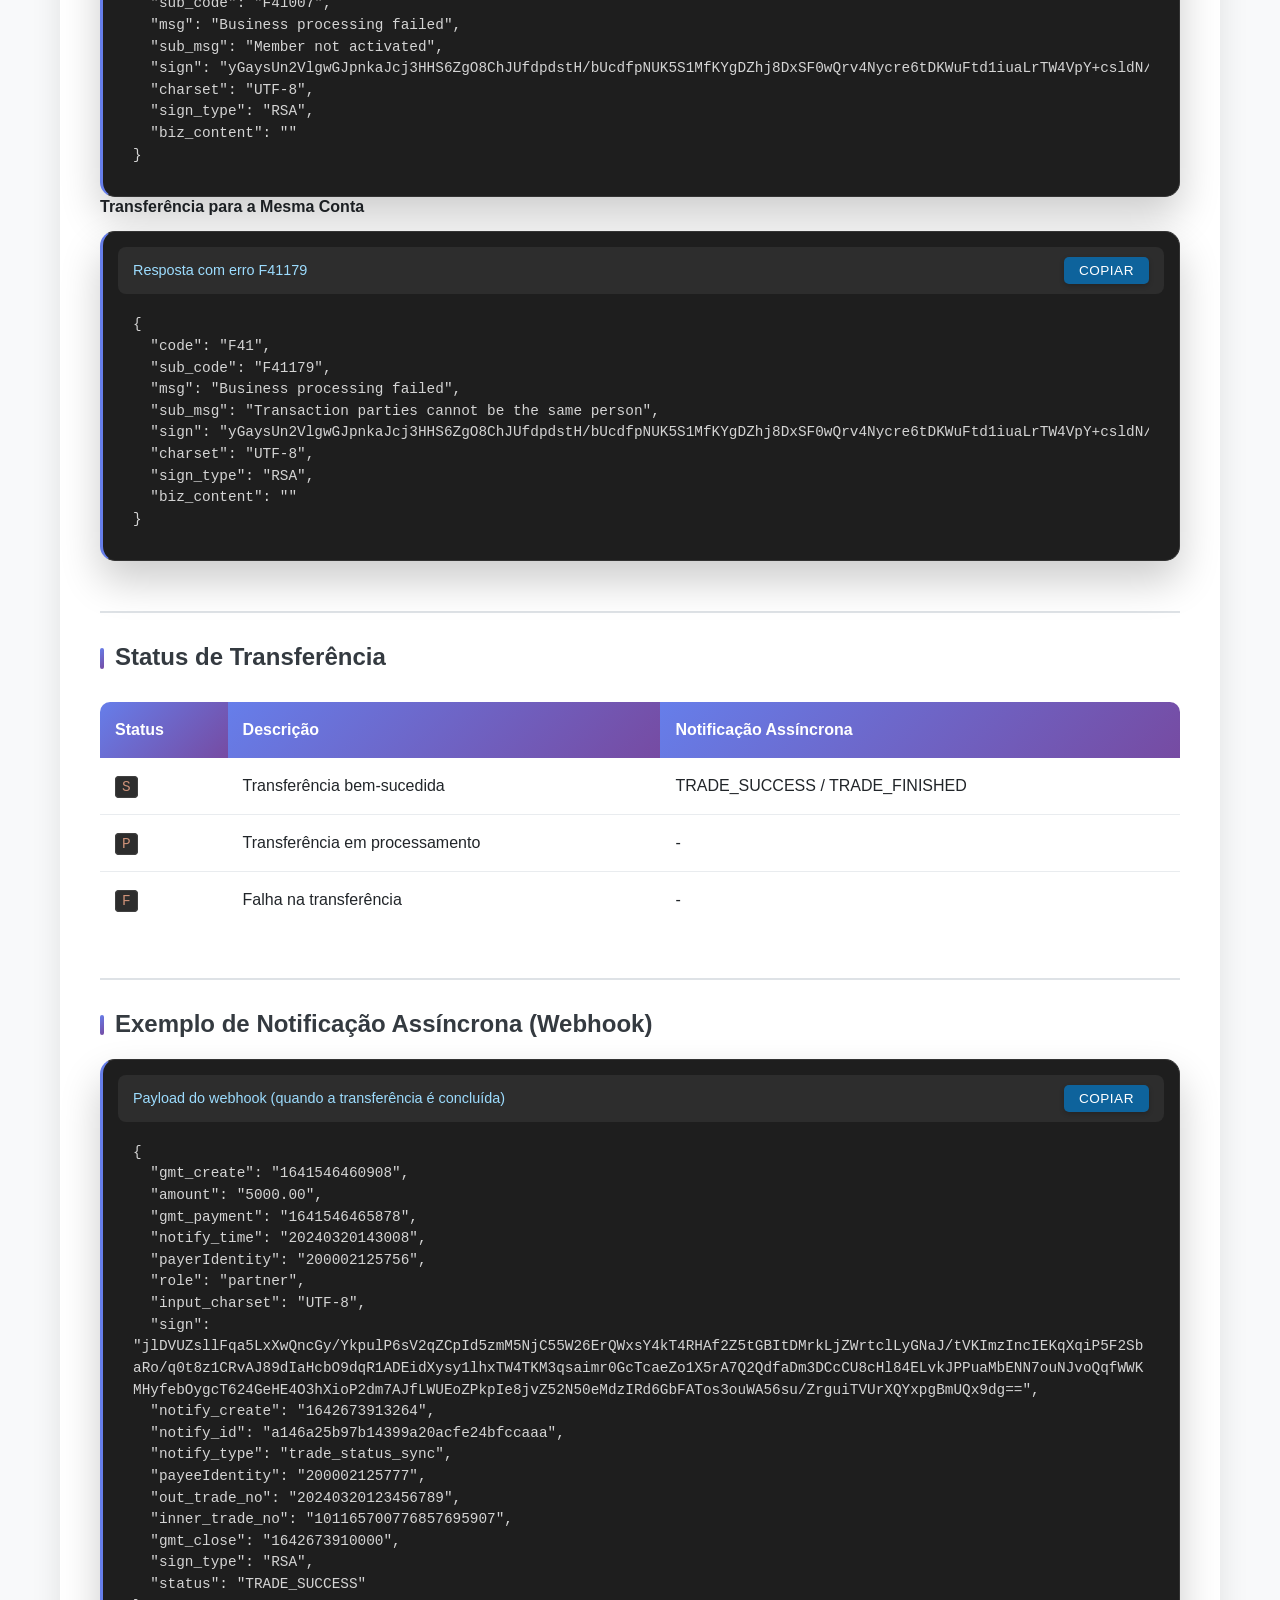
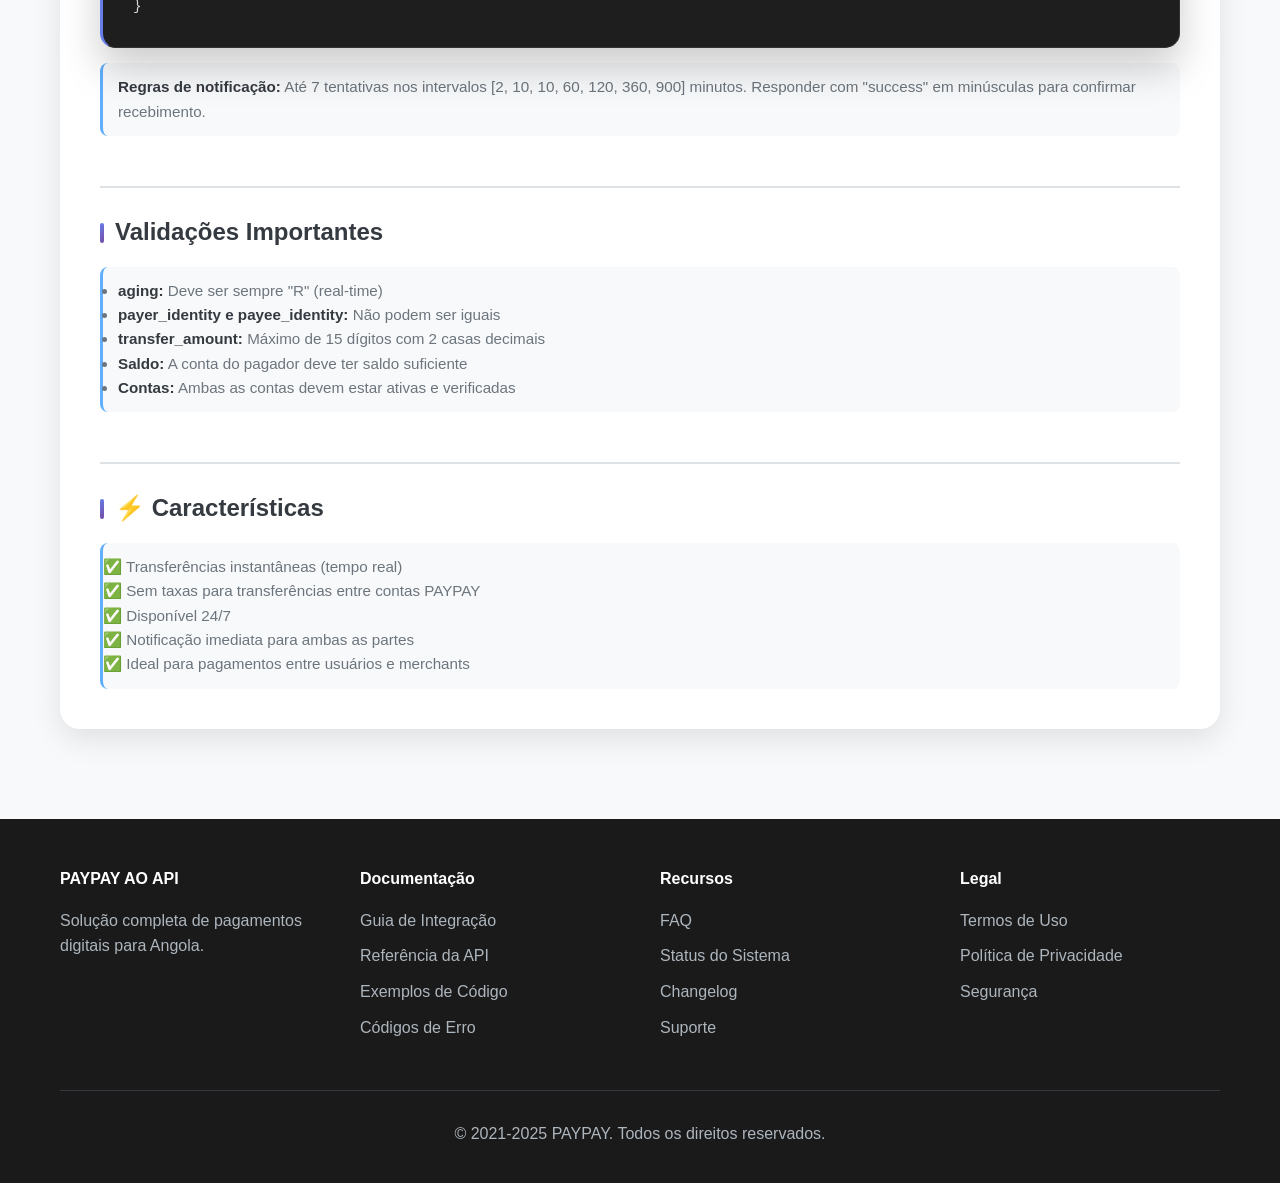
<file: pages/transfer-account.html>
<!DOCTYPE html>
<html lang="pt">
<head>
    <meta charset="UTF-8">
    <meta name="viewport" content="width=device-width, initial-scale=1.0">
    <title>POST /transfer/account - Transferência entre Contas PAYPAY</title>
    <link rel="stylesheet" href="../css/style.css">
</head>
<body>
    <!-- Header -->
    <header class="main-header">
        <div class="container header-content">
            <a href="../index.html" class="logo">PAYPAY AO <span>API v1.0</span></a>
            <nav class="main-nav">
                <ul>
                    <li><a href="../index.html">Início</a></li>
                    <li><a href="../index.html#endpoints">Endpoints</a></li>
                    <li><a href="../index.html#quick-start">Docs</a></li>
                    <li><a href="https://portal.paypayafrica.com" target="_blank">Portal</a></li>
                    <li><a href="#" onclick="showToast('Suporte: tech@paypayafrica.com')">Suporte</a></li>
                </ul>
            </nav>
        </div>
    </header>

    <!-- Page Header -->
    <section class="page-header">
        <div class="container">
            <div class="breadcrumb">
                <a href="../index.html">Início</a> > <a href="../index.html#endpoints">Endpoints</a> > Transferência entre Contas
            </div>
            <h1>Transferência entre Contas PAYPAY</h1>
            <p>Transfere fundos entre contas PAYPAY de forma instantânea</p>
        </div>
    </section>

    <!-- Endpoint Detail -->
    <section class="endpoint-detail">
        <div class="container">
            <div class="endpoint-info">
                <div class="endpoint-header">
                    <span class="endpoint-method method-post">POST</span>
                    <span class="endpoint-url">https://api.paypayafrica.com/v1/transfer/account</span>
                    <div class="endpoint-tags">
                        <span class="endpoint-tag">Instantâneo</span>
                        <span class="endpoint-tag">Interno</span>
                        <span class="endpoint-tag">PAYPAY</span>
                    </div>
                </div>

                <h2>Descrição</h2>
                <p>Este endpoint permite transferir fundos entre contas PAYPAY de forma instantânea. As transferências são processadas em tempo real e o crédito é imediato na conta do beneficiário. O serviço é iniciado pelo merchant, transferindo fundos da sua conta PAYPAY para a conta PAYPAY de um usuário específico.</p>

                <h2>Parâmetros da Requisição</h2>
                <div class="table-container">
                    <table>
                        <thead>
                            <tr>
                                <th>Parâmetro</th>
                                <th>Obrig.</th>
                                <th>Tipo</th>
                                <th>Descrição</th>
                            </tr>
                        </thead>
                        <tbody>
                            <tr>
                                <td><code>request_no</code></td>
                                <td><span class="required">Sim</span></td>
                                <td>String(6,32)</td>
                                <td>Número único da requisição (alfanumérico e underline)</td>
                            </tr>
                            <tr>
                                <td><code>service</code></td>
                                <td><span class="required">Sim</span></td>
                                <td>String</td>
                                <td>Valor fixo: "transfer_to_account"</td>
                            </tr>
                            <tr>
                                <td><code>version</code></td>
                                <td><span class="required">Sim</span></td>
                                <td>String</td>
                                <td>Versão da API: "1.0"</td>
                            </tr>
                            <tr>
                                <td><code>partner_id</code></td>
                                <td><span class="required">Sim</span></td>
                                <td>String(32)</td>
                                <td>Número do merchant (obtido no portal)</td>
                            </tr>
                            <tr>
                                <td><code>charset</code></td>
                                <td><span class="required">Sim</span></td>
                                <td>String</td>
                                <td>"UTF-8"</td>
                            </tr>
                            <tr>
                                <td><code>sign</code></td>
                                <td><span class="required">Sim</span></td>
                                <td>String</td>
                                <td>Valor da assinatura RSA</td>
                            </tr>
                            <tr>
                                <td><code>sign_type</code></td>
                                <td><span class="required">Sim</span></td>
                                <td>String</td>
                                <td>"RSA"</td>
                            </tr>
                            <tr>
                                <td><code>timestamp</code></td>
                                <td><span class="required">Sim</span></td>
                                <td>String(19)</td>
                                <td>Formato "yyyy-MM-dd HH:mm:ss" (GMT+1)</td>
                            </tr>
                            <tr>
                                <td><code>format</code></td>
                                <td><span class="required">Sim</span></td>
                                <td>String</td>
                                <td>"JSON"</td>
                            </tr>
                            <tr>
                                <td><code>language</code></td>
                                <td><span class="required">Sim</span></td>
                                <td>String</td>
                                <td>"pt" ou "en"</td>
                            </tr>
                            <tr>
                                <td><code>biz_content</code></td>
                                <td><span class="required">Sim</span></td>
                                <td>String</td>
                                <td>Conteúdo de negócio CRIPTOGRAFADO</td>
                            </tr>
                        </tbody>
                    </table>
                </div>

                <h3>Conteúdo de Negócio (biz_content)</h3>
                <div class="table-container">
                    <table>
                        <thead>
                            <tr>
                                <th>Parâmetro</th>
                                <th>Obrig.</th>
                                <th>Tipo</th>
                                <th>Descrição</th>
                            </tr>
                        </thead>
                        <tbody>
                            <tr>
                                <td><code>out_trade_no</code></td>
                                <td><span class="required">Sim</span></td>
                                <td>String(6,32)</td>
                                <td>Número do pedido do merchant (único)</td>
                            </tr>
                            <tr>
                                <td><code>payer_identity_type</code></td>
                                <td><span class="optional">Não</span></td>
                                <td>String(2)</td>
                                <td>Tipo de ID do pagador: 1 (member ID) padrão, 2 (login)</td>
                            </tr>
                            <tr>
                                <td><code>payer_identity</code></td>
                                <td><span class="required">Sim</span></td>
                                <td>String(6,32)</td>
                                <td>ID do pagador (member ID do merchant)</td>
                            </tr>
                            <tr>
                                <td><code>payee_identity_type</code></td>
                                <td><span class="optional">Não</span></td>
                                <td>String(2)</td>
                                <td>Tipo de ID do beneficiário: 1 (member ID) padrão, 2 (login)</td>
                            </tr>
                            <tr>
                                <td><code>payee_identity</code></td>
                                <td><span class="required">Sim</span></td>
                                <td>String(6,32)</td>
                                <td>ID do beneficiário (member ID ou login do destinatário)</td>
                            </tr>
                            <tr>
                                <td><code>aging</code></td>
                                <td><span class="required">Sim</span></td>
                                <td>String(1)</td>
                                <td>"R" para transferência em tempo real (único valor aceito)</td>
                            </tr>
                            <tr>
                                <td><code>transfer_amount</code></td>
                                <td><span class="required">Sim</span></td>
                                <td>String(15)</td>
                                <td>Valor a transferir (2 casas decimais)</td>
                            </tr>
                            <tr>
                                <td><code>currency</code></td>
                                <td><span class="required">Sim</span></td>
                                <td>String(3)</td>
                                <td>Moeda: "AOA" (padrão)</td>
                            </tr>
                            <tr>
                                <td><code>sale_product_code</code></td>
                                <td><span class="required">Sim</span></td>
                                <td>String(9)</td>
                                <td>Contactar suporte PAYPAY</td>
                            </tr>
                            <tr>
                                <td><code>memo</code></td>
                                <td><span class="optional">Não</span></td>
                                <td>String(128)</td>
                                <td>Observações da transferência</td>
                            </tr>
                        </tbody>
                    </table>
                </div>

                <h2>Exemplos de Código</h2>
                <div class="code-samples">
                    <div class="sample-tabs">
                        <button class="sample-tab active" data-tab="curl" data-content="curl-sample">cURL</button>
                        <button class="sample-tab" data-tab="javascript" data-content="js-sample">JavaScript</button>
                        <button class="sample-tab" data-tab="python" data-content="py-sample">Python</button>
                        <button class="sample-tab" data-tab="php" data-content="php-sample">PHP</button>
                    </div>

                    <div class="sample-content active" id="curl-sample">
                        <div class="code-block">
                            <div class="code-header">
                                <span>Exemplo com cURL</span>
                                <button class="copy-btn" data-target="curl-code">Copiar</button>
                            </div>
                            <pre id="curl-code">curl -X POST https://api.paypayafrica.com/v1/transfer/account \
  -H "Content-Type: application/json" \
  -d '{
    "request_no": "20240320123456789",
    "service": "transfer_to_account",
    "version": "1.0",
    "partner_id": "200001835716",
    "charset": "UTF-8",
    "sign": "N6EPWFhOOiqP7PfgEWgffszU6SCMUimc4pQv4XL...",
    "sign_type": "RSA",
    "timestamp": "2024-03-20 14:30:00",
    "format": "JSON",
    "language": "pt",
    "biz_content": "[base64]"
  }'</pre>
                        </div>
                    </div>

                    <div class="sample-content" id="js-sample">
                        <div class="code-block">
                            <div class="code-header">
                                <span>Exemplo com JavaScript (Node.js)</span>
                                <button class="copy-btn" data-target="js-code">Copiar</button>
                            </div>
                            <pre id="js-code">// Exemplo com JavaScript (Node.js)
const crypto = require('crypto');

// Dados do biz_content (antes da criptografia)
const bizContent = {
    out_trade_no: '20240320123456789',
    payer_identity: '200002125756',
    payer_identity_type: '1',
    payee_identity: '200002125777',
    payee_identity_type: '1',
    aging: 'R',
    transfer_amount: '5000.00',
    currency: 'AOA',
    sale_product_code: '050200001',
    memo: 'Pagamento a usuário'
};

// Função para criptografar (exemplo - use a biblioteca adequada)
function encryptRSA(text, publicKey) {
    // Implementar criptografia RSA com chave pública
    // Por simplicidade, este exemplo apenas converte para base64
    return Buffer.from(JSON.stringify(text)).toString('base64');
}

const encryptedBizContent = encryptRSA(bizContent);

const requestData = {
    request_no: '20240320123456789',
    service: 'transfer_to_account',
    version: '1.0',
    partner_id: '200001835716',
    charset: 'UTF-8',
    sign: 'N6EPWFhOOiqP7PfgEWgffszU6SCMUimc4pQv4XL...',
    sign_type: 'RSA',
    timestamp: '2024-03-20 14:30:00',
    format: 'JSON',
    language: 'pt',
    biz_content: encryptedBizContent
};

fetch('https://api.paypayafrica.com/v1/transfer/account', {
    method: 'POST',
    headers: {
        'Content-Type': 'application/json',
    },
    body: JSON.stringify(requestData)
})
.then(response => response.json())
.then(data => {
    console.log('Resposta:', data);
    
    if (data.code === 'S0001') {
        // Decodificar biz_content da resposta
        const responseBizContent = JSON.parse(Buffer.from(data.biz_content, 'base64').toString());
        console.log('Status da transferência:', responseBizContent.status);
        console.log('Número PAYPAY:', responseBizContent.trade_no);
        console.log('Data/hora:', responseBizContent.order_time);
    }
})
.catch(error => console.error('Erro:', error));</pre>
                        </div>
                    </div>

                    <div class="sample-content" id="py-sample">
                        <div class="code-block">
                            <div class="code-header">
                                <span>Exemplo com Python</span>
                                <button class="copy-btn" data-target="py-code">Copiar</button>
                            </div>
                            <pre id="py-code">import requests
import json
import base64
from Crypto.PublicKey import RSA
from Crypto.Cipher import PKCS1_v1_5

# Dados do biz_content
biz_content = {
    "out_trade_no": "20240320123456789",
    "payer_identity": "200002125756",
    "payer_identity_type": "1",
    "payee_identity": "200002125777",
    "payee_identity_type": "1",
    "aging": "R",
    "transfer_amount": "5000.00",
    "currency": "AOA",
    "sale_product_code": "050200001",
    "memo": "Pagamento a usuário"
}

# Função para criptografar (exemplo)
def encrypt_biz_content(data):
    # Implementar criptografia RSA com chave pública
    # Por simplicidade, este exemplo apenas converte para base64
    json_str = json.dumps(data)
    return base64.b64encode(json_str.encode()).decode()

# Requisição
url = "https://api.paypayafrica.com/v1/transfer/account"

payload = {
    "request_no": "20240320123456789",
    "service": "transfer_to_account",
    "version": "1.0",
    "partner_id": "200001835716",
    "charset": "UTF-8",
    "sign": "N6EPWFhOOiqP7PfgEWgffszU6SCMUimc4pQv4XL...",
    "sign_type": "RSA",
    "timestamp": "2024-03-20 14:30:00",
    "format": "JSON",
    "language": "pt",
    "biz_content": encrypt_biz_content(biz_content)
}

headers = {
    'Content-Type': 'application/json'
}

try:
    response = requests.post(url, headers=headers, json=payload)
    response.raise_for_status()
    
    data = response.json()
    print("Resposta:", json.dumps(data, indent=2))
    
    if data.get('code') == 'S0001':
        # Decodificar resposta
        response_biz = json.loads(base64.b64decode(data['biz_content']))
        print(f"Status: {response_biz['status']}")
        print(f"Trade No: {response_biz['trade_no']}")
        print(f"Data/Hora: {response_biz['order_time']}")
        
except requests.exceptions.RequestException as e:
    print(f"Erro na requisição: {e}")</pre>
                        </div>
                    </div>

                    <div class="sample-content" id="php-sample">
                        <div class="code-block">
                            <div class="code-header">
                                <span>Exemplo com PHP</span>
                                <button class="copy-btn" data-target="php-code">Copiar</button>
                            </div>
                            <pre id="php-code">&lt;?php
// Dados do biz_content
$bizContent = [
    'out_trade_no' => '20240320123456789',
    'payer_identity' => '200002125756',
    'payer_identity_type' => '1',
    'payee_identity' => '200002125777',
    'payee_identity_type' => '1',
    'aging' => 'R',
    'transfer_amount' => '5000.00',
    'currency' => 'AOA',
    'sale_product_code' => '050200001',
    'memo' => 'Pagamento a usuário'
];

// Função para criptografar (exemplo)
function encryptBizContent($data) {
    $json = json_encode($data);
    return base64_encode($json);
}

$url = 'https://api.paypayafrica.com/v1/transfer/account';

$data = [
    'request_no' => '20240320123456789',
    'service' => 'transfer_to_account',
    'version' => '1.0',
    'partner_id' => '200001835716',
    'charset' => 'UTF-8',
    'sign' => 'N6EPWFhOOiqP7PfgEWgffszU6SCMUimc4pQv4XL...',
    'sign_type' => 'RSA',
    'timestamp' => '2024-03-20 14:30:00',
    'format' => 'JSON',
    'language' => 'pt',
    'biz_content' => encryptBizContent($bizContent)
];

$json_data = json_encode($data);

$ch = curl_init($url);
curl_setopt($ch, CURLOPT_CUSTOMREQUEST, "POST");
curl_setopt($ch, CURLOPT_POSTFIELDS, $json_data);
curl_setopt($ch, CURLOPT_RETURNTRANSFER, true);
curl_setopt($ch, CURLOPT_HTTPHEADER, [
    'Content-Type: application/json',
    'Content-Length: ' . strlen($json_data)
]);

$response = curl_exec($ch);
$http_code = curl_getinfo($ch, CURLINFO_HTTP_CODE);

if (curl_errno($ch)) {
    echo 'Erro cURL: ' . curl_error($ch);
} else {
    echo "HTTP Code: $http_code\n";
    $response_data = json_decode($response, true);
    echo "Resposta: " . json_encode($response_data, JSON_PRETTY_PRINT) . "\n";
    
    if ($response_data['code'] == 'S0001') {
        // Decodificar biz_content da resposta
        $responseBiz = json_decode(base64_decode($response_data['biz_content']), true);
        echo "Status: " . $responseBiz['status'] . "\n";
        echo "Trade No: " . $responseBiz['trade_no'] . "\n";
        echo "Data/Hora: " . $responseBiz['order_time'] . "\n";
    }
}

curl_close($ch);
?&gt;</pre>
                        </div>
                    </div>
                </div>

                <h2>Resposta da API</h2>
                
                <div class="response-section">
                    <h3 class="response-title">Resposta de Sucesso (3.8.3 Response)</h3>
                    <div class="code-block response-block">
                        <div class="code-header">
                            <span>Resposta da API (código S0001)</span>
                            <button class="copy-btn" data-target="response-success">Copiar</button>
                        </div>
                        <pre id="response-success">{
  "code": "S0001",
  "sub_code": "S0001",
  "msg": "success",
  "sub_msg": "success",
  "sign": "yGaysUn2VlgwGJpnkaJcj3HHS6ZgO8ChJUfdpdstH/bUcdfpNUK5S1MfKYgDZhj8DxSF0wQrv4Nycre6tDKWuFtd1iuaLrTW4VpY+csldN/XsCUpzRbOKvj17gOl5mKZrcqsoUCGT6ZX+LmJTlO6WO9Cw8bpXe7w4eujdkyyd581GB+pHk7As0UfTKdUSkZNhJp7xo11La6a0x/awg01Z0jbOtnN9YPpwl7rW8fru3zke45U+Ue46yII6wNnissOif9IijWThAzoUIi+nSpEoL4EYiQZOlgZvf4Nf3/X+u1rLNa8DXCgDZqCQqfQ6y155YBXS8O3X8WPAgwlCv70zw==",
  "charset": "UTF-8",
  "sign_type": "RSA",
  "biz_content": "eyJvdXRfdHJhZGVfbm8iOiAiMjAyNDAzMjAxMjM0NTY3ODkiLCAidHJhZGVfbm8iOiAiMTAxMTY1NzAwNzc2ODU3Njk1OTA3IiwgIm9yZGVyX3RpbWUiOiAiMjAyNC0wMy0yMCAxNDozMDowOCIsICJzdGF0dXMiOiAiUyJ9"
}</pre>
                    </div>
                </div>

                <div class="response-section">
                    <h3 class="response-title">Conteúdo de Negócio Decodificado (3.8.4 Business content of response)</h3>
                    <div class="code-block response-block">
                        <div class="code-header">
                            <span>biz_content após decodificação base64</span>
                            <button class="copy-btn" data-target="bizcontent-decoded">Copiar</button>
                        </div>
                        <pre id="bizcontent-decoded">{
  "out_trade_no": "20240320123456789",
  "trade_no": "101165700776857695907",
  "order_time": "2024-03-20 14:30:08",
  "status": "S"
}</pre>
                    </div>
                    <p class="response-note"><strong>Descrição dos campos:</strong></p>
                    <ul class="response-note">
                        <li><code>out_trade_no</code>: Número do pedido do merchant</li>
                        <li><code>trade_no</code>: Número da transação PAYPAY</li>
                        <li><code>order_time</code>: Data e hora da transferência</li>
                        <li><code>status</code>: Status da transferência (S-Sucesso, P-Processando, F-Falha)</li>
                    </ul>
                </div>

                <div class="response-section">
                    <h3 class="response-title">Exemplos de Erro</h3>
                    
                    <h4>Saldo Insuficiente</h4>
                    <div class="code-block response-block">
                        <div class="code-header">
                            <span>Resposta com erro F41076</span>
                            <button class="copy-btn" data-target="error-balance">Copiar</button>
                        </div>
                        <pre id="error-balance">{
  "code": "F41",
  "sub_code": "F41076",
  "msg": "Business processing failed",
  "sub_msg": "Insufficient payment account balance",
  "sign": "yGaysUn2VlgwGJpnkaJcj3HHS6ZgO8ChJUfdpdstH/bUcdfpNUK5S1MfKYgDZhj8DxSF0wQrv4Nycre6tDKWuFtd1iuaLrTW4VpY+csldN/XsCUpzRbOKvj17gOl5mKZrcqsoUCGT6ZX+LmJTlO6WO9Cw8bpXe7w4eujdkyyd581GB+pHk7As0UfTKdUSkZNhJp7xo11La6a0x/awg01Z0jbOtnN9YPpwl7rW8fru3zke45U+Ue46yII6wNnissOif9IijWThAzoUIi+nSpEoL4EYiQZOlgZvf4Nf3/X+u1rLNa8DXCgDZqCQqfQ6y155YBXS8O3X8WPAgwlCv70zw==",
  "charset": "UTF-8",
  "sign_type": "RSA",
  "biz_content": ""
}</pre>
                    </div>

                    <h4>Beneficiário Não Encontrado</h4>
                    <div class="code-block response-block">
                        <div class="code-header">
                            <span>Resposta com erro F41002</span>
                            <button class="copy-btn" data-target="error-payee">Copiar</button>
                        </div>
                        <pre id="error-payee">{
  "code": "F41",
  "sub_code": "F41002",
  "msg": "Business processing failed",
  "sub_msg": "The member does not exist",
  "sign": "yGaysUn2VlgwGJpnkaJcj3HHS6ZgO8ChJUfdpdstH/bUcdfpNUK5S1MfKYgDZhj8DxSF0wQrv4Nycre6tDKWuFtd1iuaLrTW4VpY+csldN/XsCUpzRbOKvj17gOl5mKZrcqsoUCGT6ZX+LmJTlO6WO9Cw8bpXe7w4eujdkyyd581GB+pHk7As0UfTKdUSkZNhJp7xo11La6a0x/awg01Z0jbOtnN9YPpwl7rW8fru3zke45U+Ue46yII6wNnissOif9IijWThAzoUIi+nSpEoL4EYiQZOlgZvf4Nf3/X+u1rLNa8DXCgDZqCQqfQ6y155YBXS8O3X8WPAgwlCv70zw==",
  "charset": "UTF-8",
  "sign_type": "RSA",
  "biz_content": ""
}</pre>
                    </div>

                    <h4>Conta do Beneficiário Não Ativada</h4>
                    <div class="code-block response-block">
                        <div class="code-header">
                            <span>Resposta com erro F41007</span>
                            <button class="copy-btn" data-target="error-inactive">Copiar</button>
                        </div>
                        <pre id="error-inactive">{
  "code": "F41",
  "sub_code": "F41007",
  "msg": "Business processing failed",
  "sub_msg": "Member not activated",
  "sign": "yGaysUn2VlgwGJpnkaJcj3HHS6ZgO8ChJUfdpdstH/bUcdfpNUK5S1MfKYgDZhj8DxSF0wQrv4Nycre6tDKWuFtd1iuaLrTW4VpY+csldN/XsCUpzRbOKvj17gOl5mKZrcqsoUCGT6ZX+LmJTlO6WO9Cw8bpXe7w4eujdkyyd581GB+pHk7As0UfTKdUSkZNhJp7xo11La6a0x/awg01Z0jbOtnN9YPpwl7rW8fru3zke45U+Ue46yII6wNnissOif9IijWThAzoUIi+nSpEoL4EYiQZOlgZvf4Nf3/X+u1rLNa8DXCgDZqCQqfQ6y155YBXS8O3X8WPAgwlCv70zw==",
  "charset": "UTF-8",
  "sign_type": "RSA",
  "biz_content": ""
}</pre>
                    </div>

                    <h4>Transferência para a Mesma Conta</h4>
                    <div class="code-block response-block">
                        <div class="code-header">
                            <span>Resposta com erro F41179</span>
                            <button class="copy-btn" data-target="error-same">Copiar</button>
                        </div>
                        <pre id="error-same">{
  "code": "F41",
  "sub_code": "F41179",
  "msg": "Business processing failed",
  "sub_msg": "Transaction parties cannot be the same person",
  "sign": "yGaysUn2VlgwGJpnkaJcj3HHS6ZgO8ChJUfdpdstH/bUcdfpNUK5S1MfKYgDZhj8DxSF0wQrv4Nycre6tDKWuFtd1iuaLrTW4VpY+csldN/XsCUpzRbOKvj17gOl5mKZrcqsoUCGT6ZX+LmJTlO6WO9Cw8bpXe7w4eujdkyyd581GB+pHk7As0UfTKdUSkZNhJp7xo11La6a0x/awg01Z0jbOtnN9YPpwl7rW8fru3zke45U+Ue46yII6wNnissOif9IijWThAzoUIi+nSpEoL4EYiQZOlgZvf4Nf3/X+u1rLNa8DXCgDZqCQqfQ6y155YBXS8O3X8WPAgwlCv70zw==",
  "charset": "UTF-8",
  "sign_type": "RSA",
  "biz_content": ""
}</pre>
                    </div>
                </div>

                <div class="response-section">
                    <h3 class="response-title">Status de Transferência</h3>
                    <div class="table-container">
                        <table>
                            <thead>
                                <tr>
                                    <th>Status</th>
                                    <th>Descrição</th>
                                    <th>Notificação Assíncrona</th>
                                </tr>
                            </thead>
                            <tbody>
                                <tr>
                                    <td><code>S</code></td>
                                    <td>Transferência bem-sucedida</td>
                                    <td>TRADE_SUCCESS / TRADE_FINISHED</td>
                                </tr>
                                <tr>
                                    <td><code>P</code></td>
                                    <td>Transferência em processamento</td>
                                    <td>-</td>
                                </tr>
                                <tr>
                                    <td><code>F</code></td>
                                    <td>Falha na transferência</td>
                                    <td>-</td>
                                </tr>
                            </tbody>
                        </table>
                    </div>
                </div>

                <div class="response-section">
                    <h3 class="response-title">Exemplo de Notificação Assíncrona (Webhook)</h3>
                    <div class="code-block response-block">
                        <div class="code-header">
                            <span>Payload do webhook (quando a transferência é concluída)</span>
                            <button class="copy-btn" data-target="webhook-sample">Copiar</button>
                        </div>
                        <pre id="webhook-sample">{
  "gmt_create": "1641546460908",
  "amount": "5000.00",
  "gmt_payment": "1641546465878",
  "notify_time": "20240320143008",
  "payerIdentity": "200002125756",
  "role": "partner",
  "input_charset": "UTF-8",
  "sign": "jlDVUZsllFqa5LxXwQncGy/YkpulP6sV2qZCpId5zmM5NjC55W26ErQWxsY4kT4RHAf2Z5tGBItDMrkLjZWrtclLyGNaJ/tVKImzIncIEKqXqiP5F2SbaRo/q0t8z1CRvAJ89dIaHcbO9dqR1ADEidXysy1lhxTW4TKM3qsaimr0GcTcaeZo1X5rA7Q2QdfaDm3DCcCU8cHl84ELvkJPPuaMbENN7ouNJvoQqfWWKMHyfebOygcT624GeHE4O3hXioP2dm7AJfLWUEoZPkpIe8jvZ52N50eMdzIRd6GbFATos3ouWA56su/ZrguiTVUrXQYxpgBmUQx9dg==",
  "notify_create": "1642673913264",
  "notify_id": "a146a25b97b14399a20acfe24bfccaaa",
  "notify_type": "trade_status_sync",
  "payeeIdentity": "200002125777",
  "out_trade_no": "20240320123456789",
  "inner_trade_no": "101165700776857695907",
  "gmt_close": "1642673910000",
  "sign_type": "RSA",
  "status": "TRADE_SUCCESS"
}</pre>
                    </div>
                    <p class="response-note"><strong>Regras de notificação:</strong> Até 7 tentativas nos intervalos [2, 10, 10, 60, 120, 360, 900] minutos. Responder com "success" em minúsculas para confirmar recebimento.</p>
                </div>

                <div class="response-section">
                    <h3 class="response-title">Validações Importantes</h3>
                    <ul class="response-note">
                        <li><strong>aging:</strong> Deve ser sempre "R" (real-time)</li>
                        <li><strong>payer_identity e payee_identity:</strong> Não podem ser iguais</li>
                        <li><strong>transfer_amount:</strong> Máximo de 15 dígitos com 2 casas decimais</li>
                        <li><strong>Saldo:</strong> A conta do pagador deve ter saldo suficiente</li>
                        <li><strong>Contas:</strong> Ambas as contas devem estar ativas e verificadas</li>
                    </ul>
                </div>

                <div class="response-section">
                    <h3 class="response-title">⚡ Características</h3>
                    <ul class="response-note" style="list-style-type: none; padding-left: 0;">
                        <li>✅ Transferências instantâneas (tempo real)</li>
                        <li>✅ Sem taxas para transferências entre contas PAYPAY</li>
                        <li>✅ Disponível 24/7</li>
                        <li>✅ Notificação imediata para ambas as partes</li>
                        <li>✅ Ideal para pagamentos entre usuários e merchants</li>
                    </ul>
                </div>
            </div>
        </div>
    </section>

    <!-- Footer -->
    <footer class="footer">
        <div class="container">
            <div class="footer-content">
                <div class="footer-section">
                    <h4>PAYPAY AO API</h4>
                    <p>Solução completa de pagamentos digitais para Angola.</p>
                </div>
                <div class="footer-section">
                    <h4>Documentação</h4>
                    <ul>
                        <li><a href="../index.html#quick-start">Guia de Integração</a></li>
                        <li><a href="../index.html#endpoints">Referência da API</a></li>
                        <li><a href="#" onclick="showToast('Exemplos disponíveis em breve!')">Exemplos de Código</a></li>
                        <li><a href="#" onclick="showToast('Códigos de erro disponíveis em breve!')">Códigos de Erro</a></li>
                    </ul>
                </div>
                <div class="footer-section">
                    <h4>Recursos</h4>
                    <ul>
                        <li><a href="#" onclick="showToast('FAQ disponível em breve!')">FAQ</a></li>
                        <li><a href="#" onclick="showToast('Status do sistema: Online')">Status do Sistema</a></li>
                        <li><a href="#" onclick="showToast('Changelog v1.0 - Lançamento')">Changelog</a></li>
                        <li><a href="#" onclick="showToast('Suporte: tech@paypayafrica.com')">Suporte</a></li>
                    </ul>
                </div>
                <div class="footer-section">
                    <h4>Legal</h4>
                    <ul>
                        <li><a href="#" onclick="showToast('Termos de uso disponíveis em breve!')">Termos de Uso</a></li>
                        <li><a href="#" onclick="showToast('Política de privacidade disponível em breve!')">Política de Privacidade</a></li>
                        <li><a href="#" onclick="showToast('Segurança: RSA 1024 bits')">Segurança</a></li>
                    </ul>
                </div>
            </div>
            <div class="footer-bottom">
                <p>&copy; 2021-2025 PAYPAY. Todos os direitos reservados.</p>
            </div>
        </div>
    </footer>

    <script src="../js/main.js"></script>
    <script>
        // Inicializar tabs de exemplo
        document.addEventListener('DOMContentLoaded', function() {
            const tabs = document.querySelectorAll('.sample-tab');
            tabs.forEach(tab => {
                tab.addEventListener('click', function() {
                    // Remover active de todas as tabs
                    tabs.forEach(t => t.classList.remove('active'));
                    // Adicionar active na tab clicada
                    this.classList.add('active');
                    
                    // Esconder todos os conteúdos
                    document.querySelectorAll('.sample-content').forEach(content => {
                        content.classList.remove('active');
                    });
                    
                    // Mostrar o conteúdo correspondente
                    const contentId = this.getAttribute('data-content');
                    document.getElementById(contentId).classList.add('active');
                });
            });
        });
    </script>
</body>
</html>
</file>
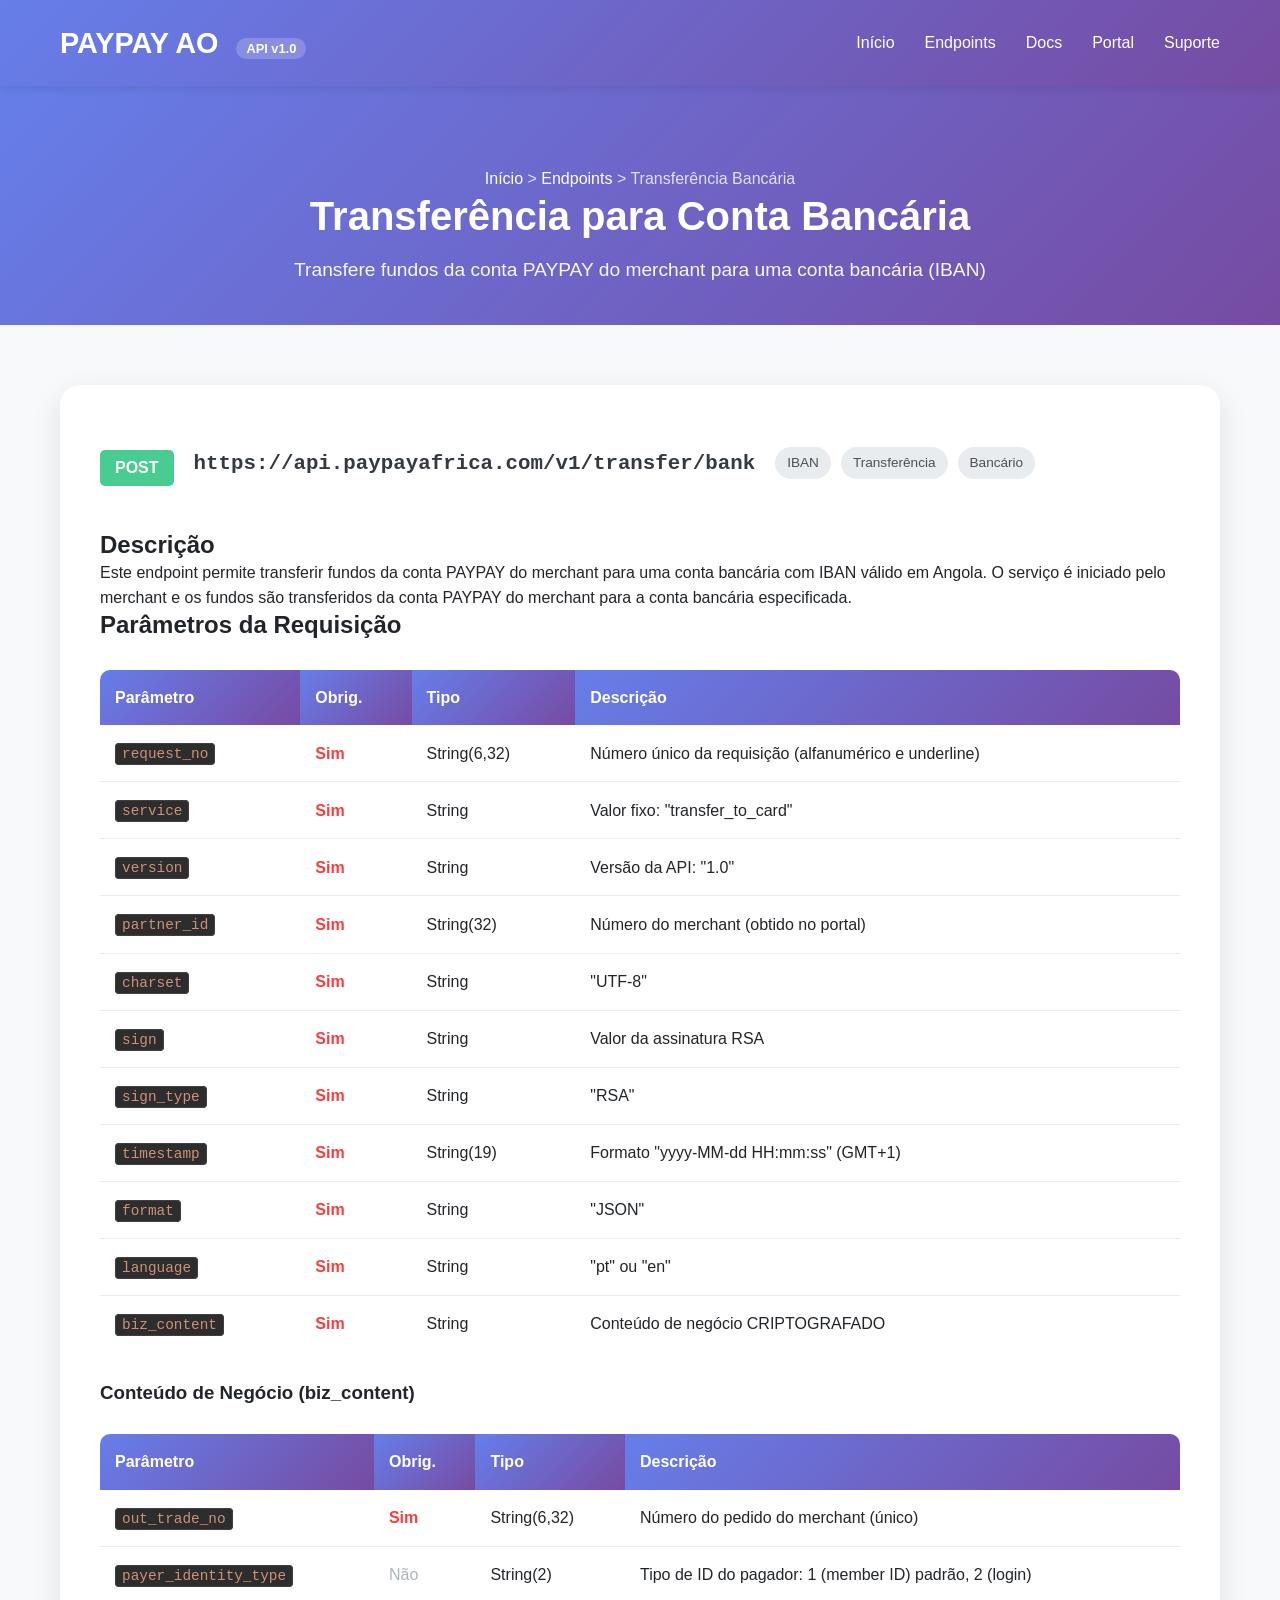
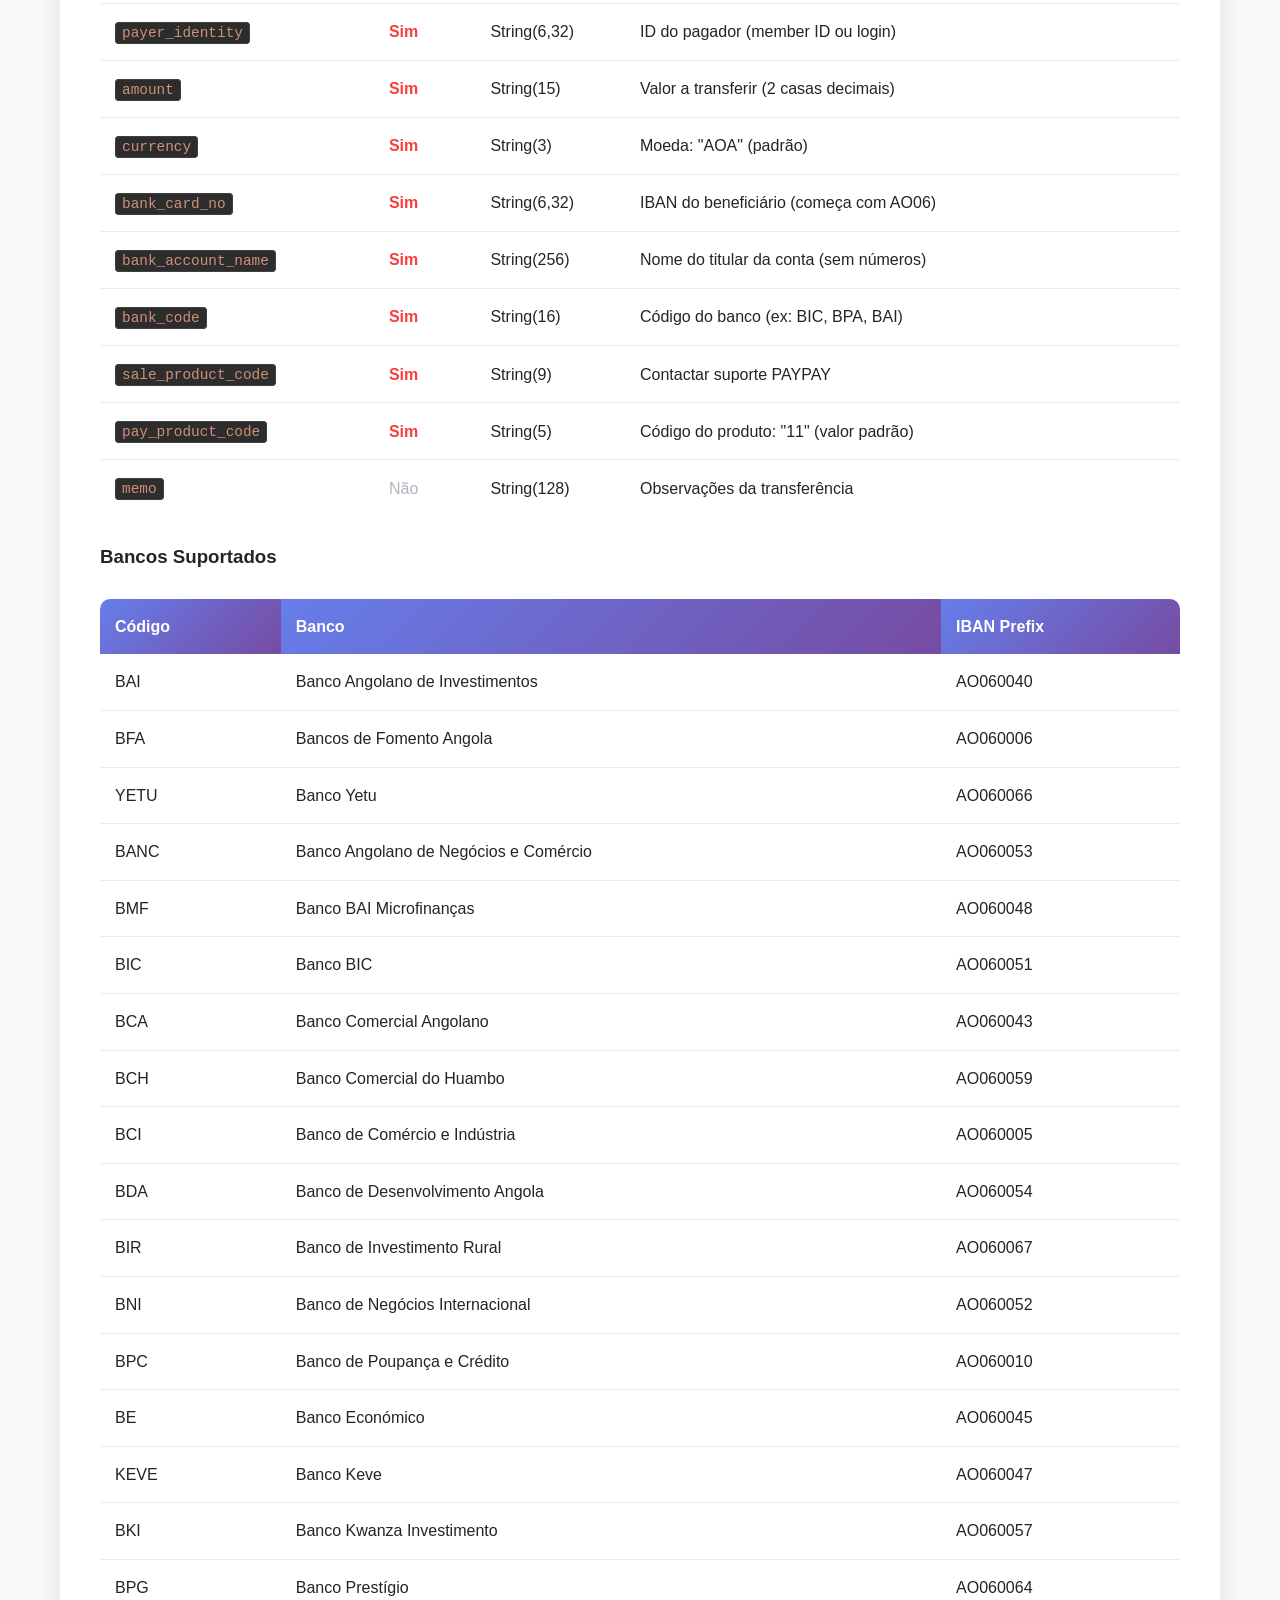
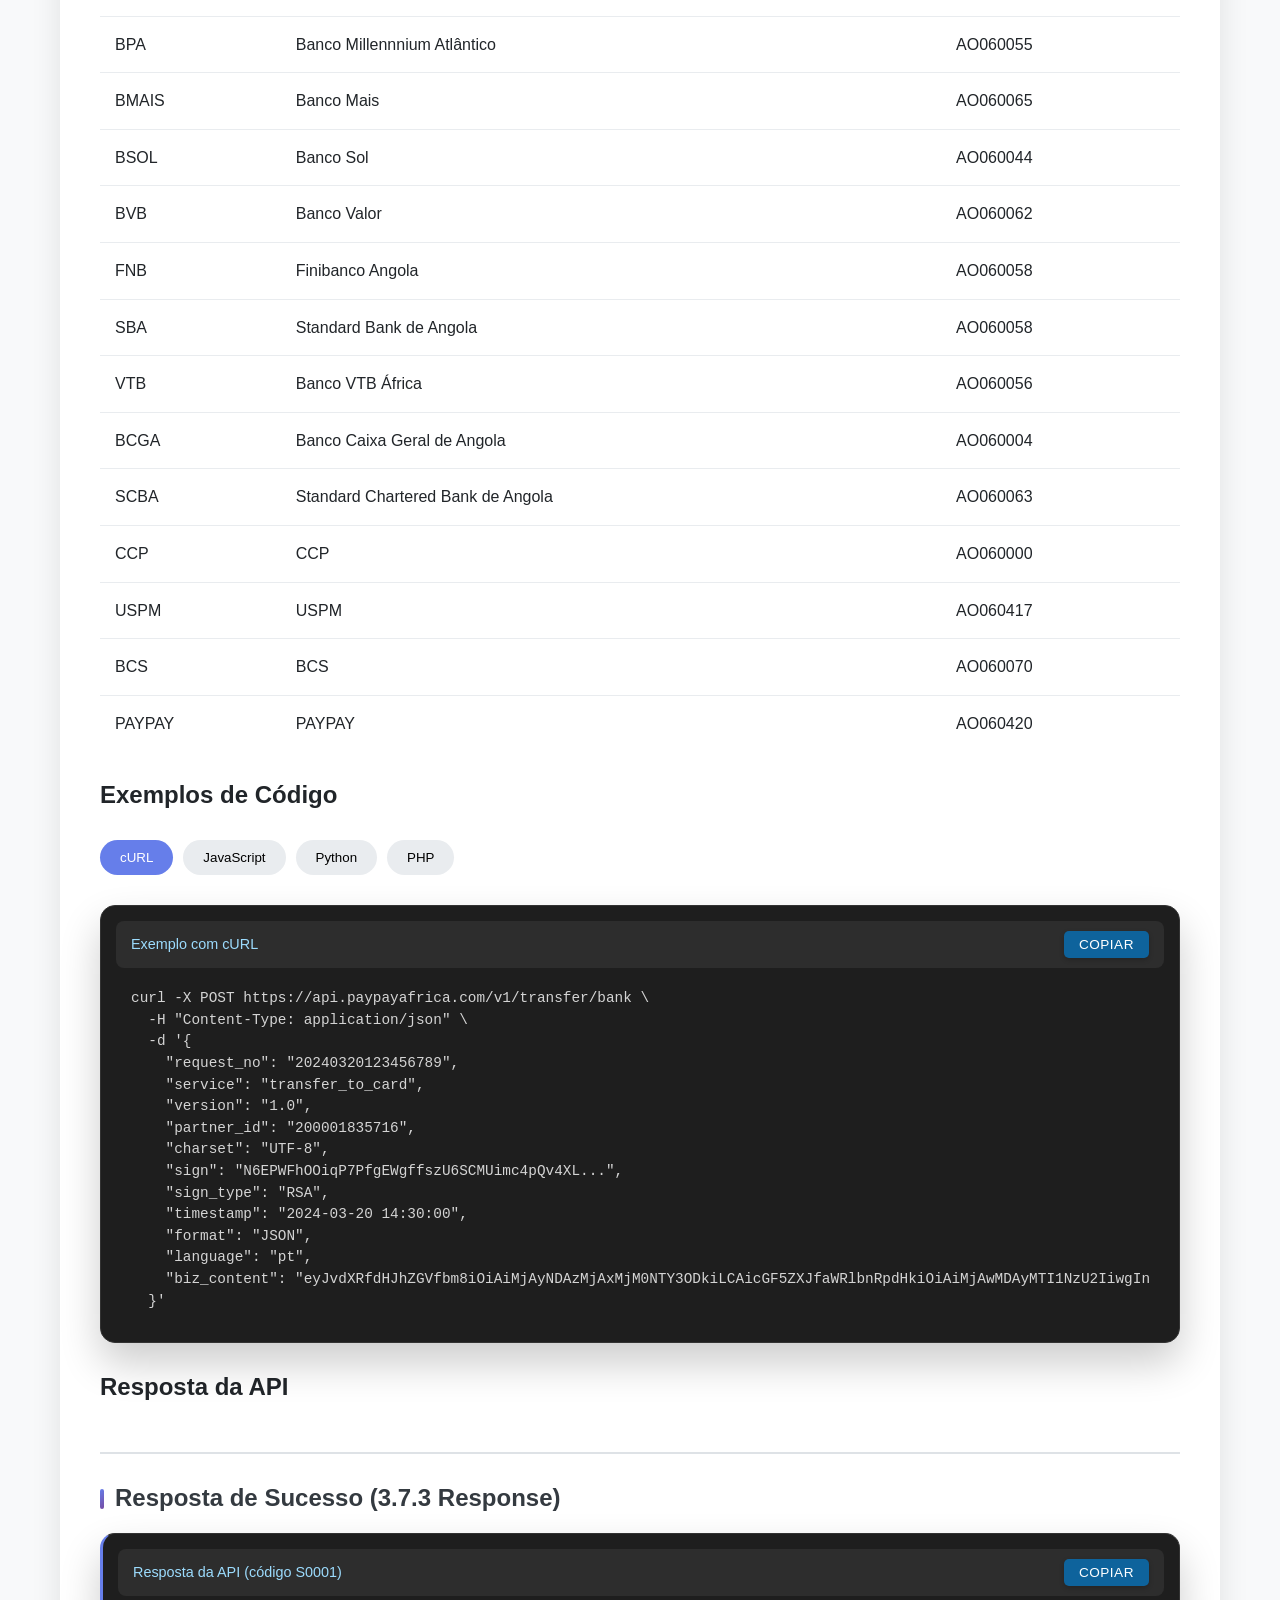
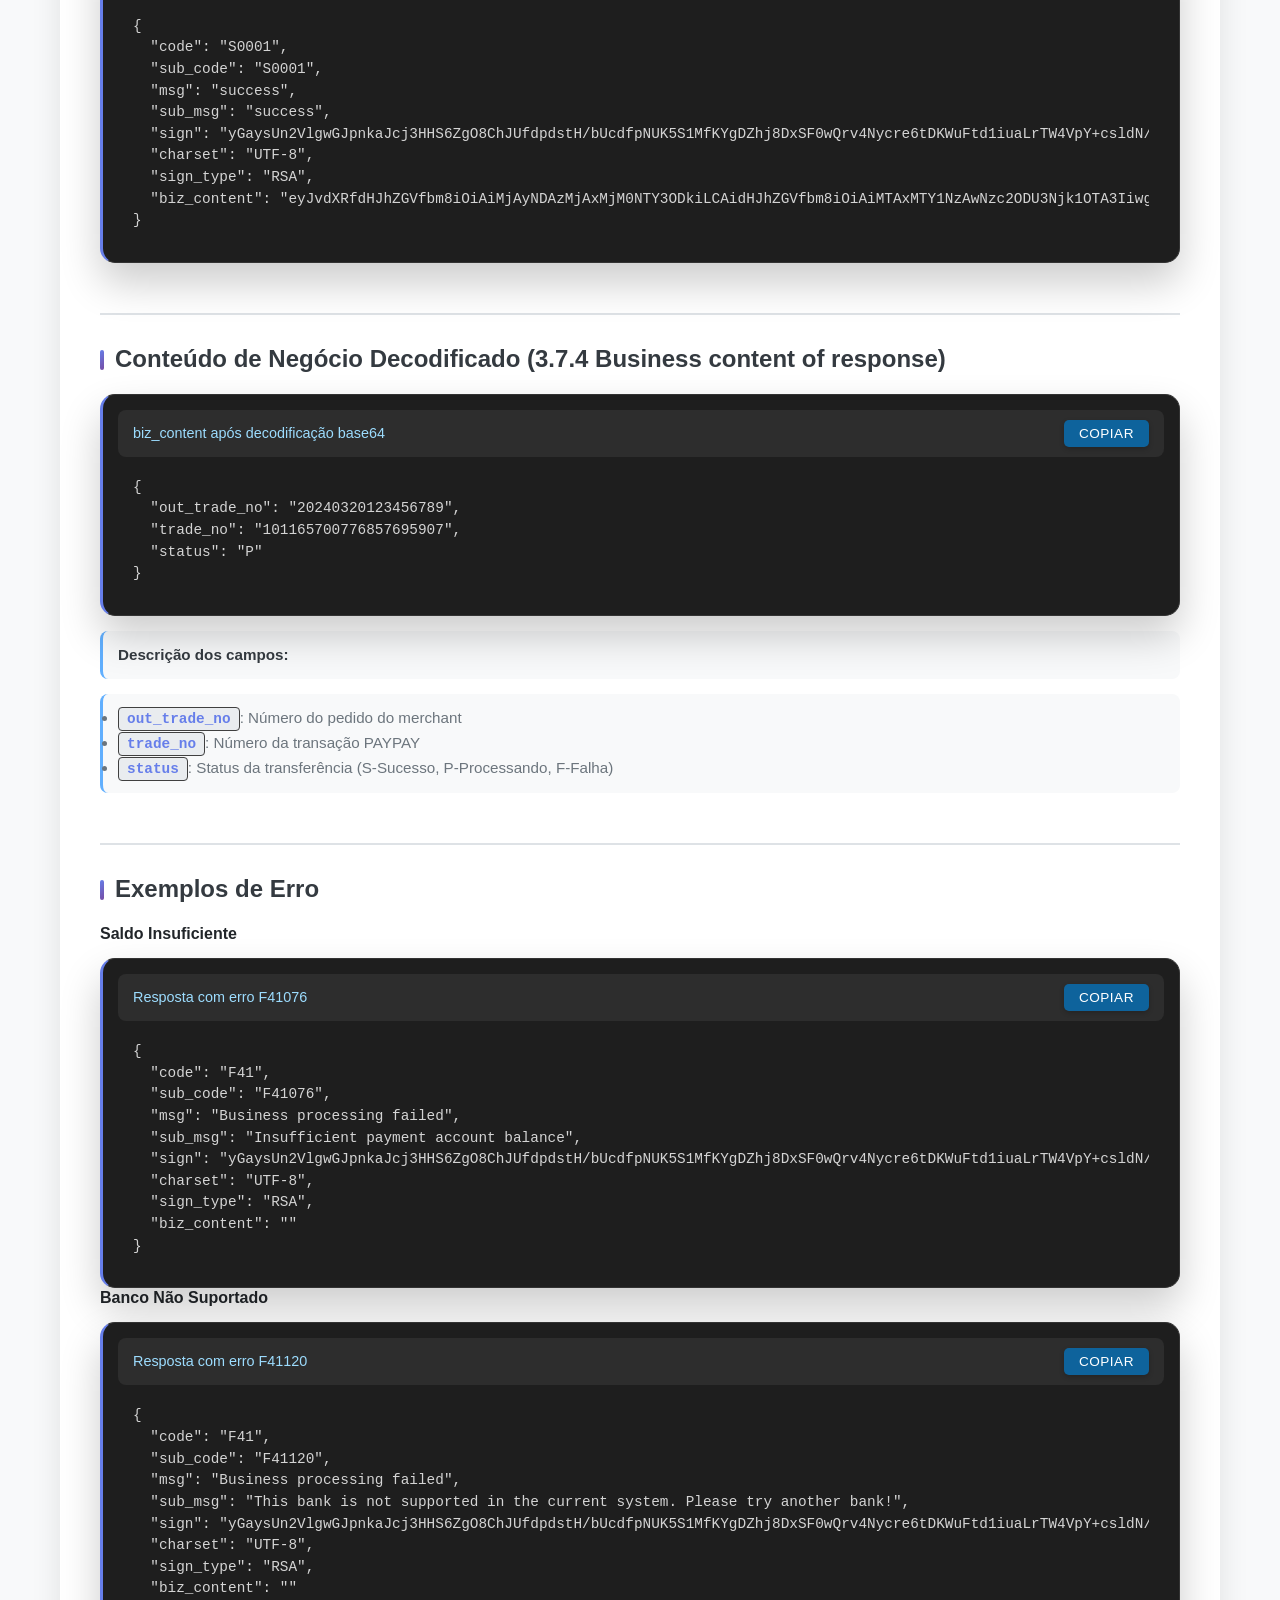
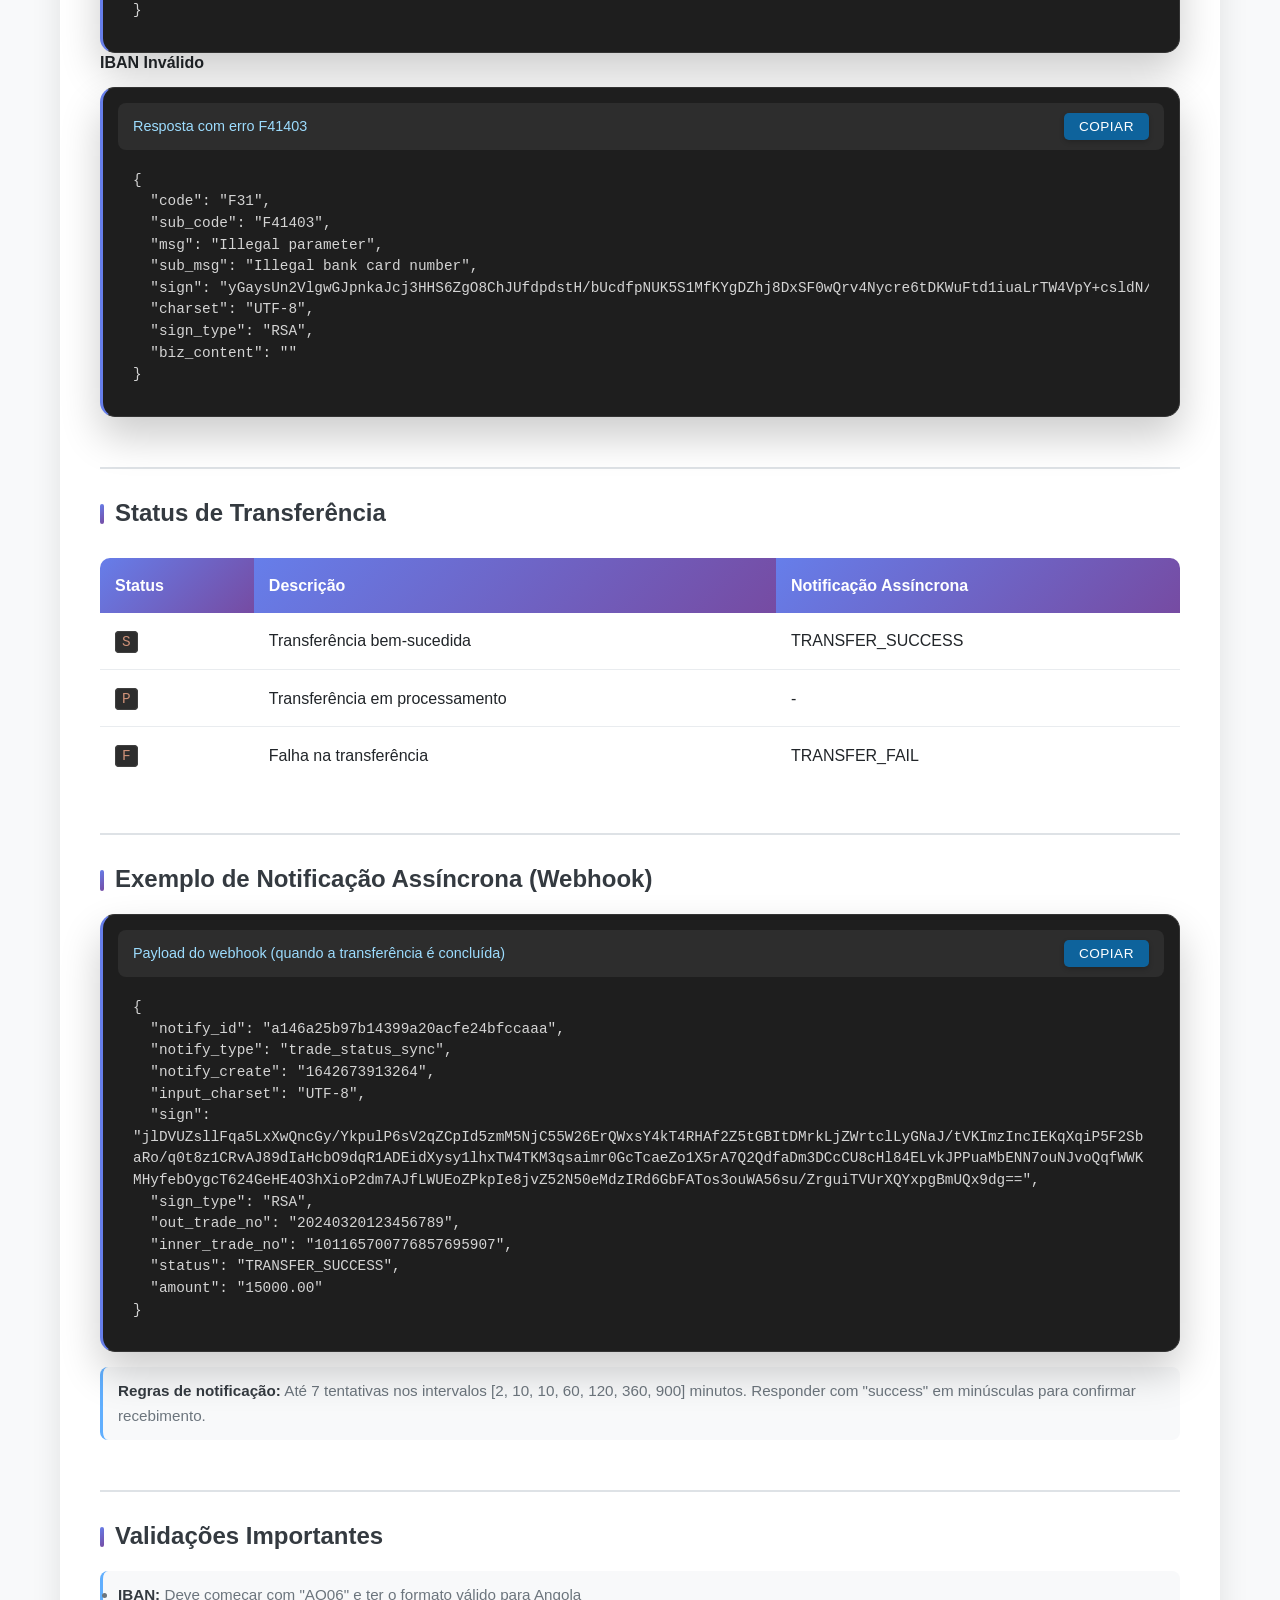
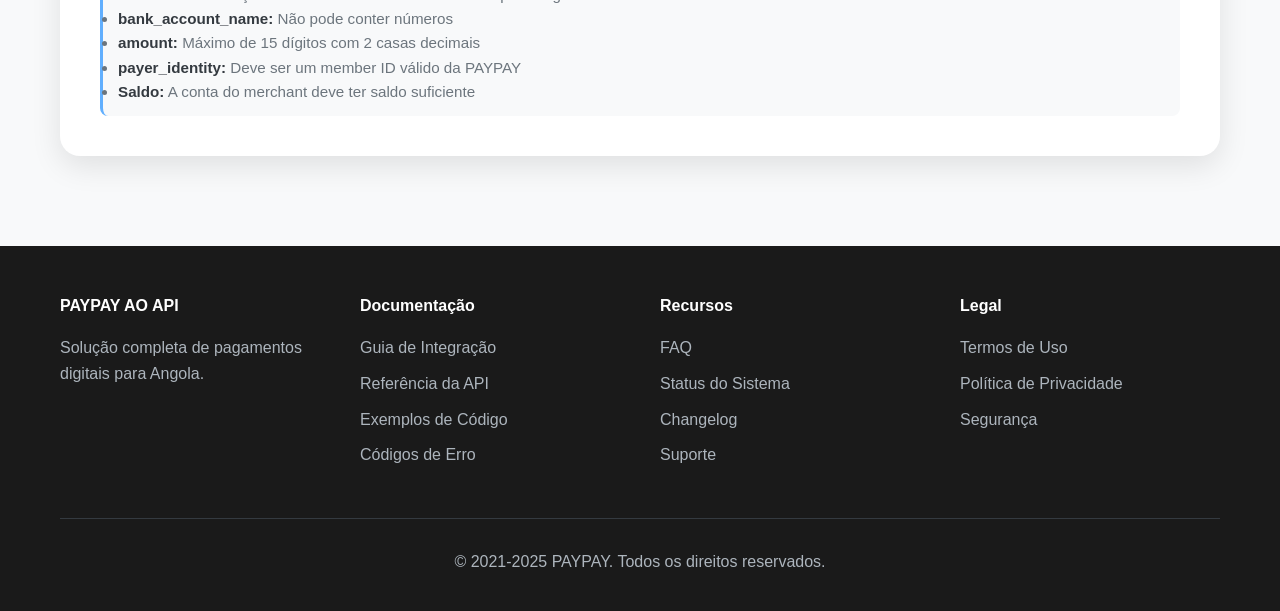
<file: pages/transfer-bank.html>
<!DOCTYPE html>
<html lang="pt">
<head>
    <meta charset="UTF-8">
    <meta name="viewport" content="width=device-width, initial-scale=1.0">
    <title>POST /transfer/bank - Transferência para Conta Bancária</title>
    <link rel="stylesheet" href="../css/style.css">
</head>
<body>
    <!-- Header -->
    <header class="main-header">
        <div class="container header-content">
            <a href="../index.html" class="logo">PAYPAY AO <span>API v1.0</span></a>
            <nav class="main-nav">
                <ul>
                    <li><a href="../index.html">Início</a></li>
                    <li><a href="../index.html#endpoints">Endpoints</a></li>
                    <li><a href="../index.html#quick-start">Docs</a></li>
                    <li><a href="https://portal.paypayafrica.com" target="_blank">Portal</a></li>
                    <li><a href="#" onclick="showToast('Suporte: tech@paypayafrica.com')">Suporte</a></li>
                </ul>
            </nav>
        </div>
    </header>

    <!-- Page Header -->
    <section class="page-header">
        <div class="container">
            <div class="breadcrumb">
                <a href="../index.html">Início</a> > <a href="../index.html#endpoints">Endpoints</a> > Transferência Bancária
            </div>
            <h1>Transferência para Conta Bancária</h1>
            <p>Transfere fundos da conta PAYPAY do merchant para uma conta bancária (IBAN)</p>
        </div>
    </section>

    <!-- Endpoint Detail -->
    <section class="endpoint-detail">
        <div class="container">
            <div class="endpoint-info">
                <div class="endpoint-header">
                    <span class="endpoint-method method-post">POST</span>
                    <span class="endpoint-url">https://api.paypayafrica.com/v1/transfer/bank</span>
                    <div class="endpoint-tags">
                        <span class="endpoint-tag">IBAN</span>
                        <span class="endpoint-tag">Transferência</span>
                        <span class="endpoint-tag">Bancário</span>
                    </div>
                </div>

                <h2>Descrição</h2>
                <p>Este endpoint permite transferir fundos da conta PAYPAY do merchant para uma conta bancária com IBAN válido em Angola. O serviço é iniciado pelo merchant e os fundos são transferidos da conta PAYPAY do merchant para a conta bancária especificada.</p>

                <h2>Parâmetros da Requisição</h2>
                <div class="table-container">
                    <table>
                        <thead>
                            <tr>
                                <th>Parâmetro</th>
                                <th>Obrig.</th>
                                <th>Tipo</th>
                                <th>Descrição</th>
                            </tr>
                        </thead>
                        <tbody>
                            <tr>
                                <td><code>request_no</code></td>
                                <td><span class="required">Sim</span></td>
                                <td>String(6,32)</td>
                                <td>Número único da requisição (alfanumérico e underline)</td>
                            </tr>
                            <tr>
                                <td><code>service</code></td>
                                <td><span class="required">Sim</span></td>
                                <td>String</td>
                                <td>Valor fixo: "transfer_to_card"</td>
                            </tr>
                            <tr>
                                <td><code>version</code></td>
                                <td><span class="required">Sim</span></td>
                                <td>String</td>
                                <td>Versão da API: "1.0"</td>
                            </tr>
                            <tr>
                                <td><code>partner_id</code></td>
                                <td><span class="required">Sim</span></td>
                                <td>String(32)</td>
                                <td>Número do merchant (obtido no portal)</td>
                            </tr>
                            <tr>
                                <td><code>charset</code></td>
                                <td><span class="required">Sim</span></td>
                                <td>String</td>
                                <td>"UTF-8"</td>
                            </tr>
                            <tr>
                                <td><code>sign</code></td>
                                <td><span class="required">Sim</span></td>
                                <td>String</td>
                                <td>Valor da assinatura RSA</td>
                            </tr>
                            <tr>
                                <td><code>sign_type</code></td>
                                <td><span class="required">Sim</span></td>
                                <td>String</td>
                                <td>"RSA"</td>
                            </tr>
                            <tr>
                                <td><code>timestamp</code></td>
                                <td><span class="required">Sim</span></td>
                                <td>String(19)</td>
                                <td>Formato "yyyy-MM-dd HH:mm:ss" (GMT+1)</td>
                            </tr>
                            <tr>
                                <td><code>format</code></td>
                                <td><span class="required">Sim</span></td>
                                <td>String</td>
                                <td>"JSON"</td>
                            </tr>
                            <tr>
                                <td><code>language</code></td>
                                <td><span class="required">Sim</span></td>
                                <td>String</td>
                                <td>"pt" ou "en"</td>
                            </tr>
                            <tr>
                                <td><code>biz_content</code></td>
                                <td><span class="required">Sim</span></td>
                                <td>String</td>
                                <td>Conteúdo de negócio CRIPTOGRAFADO</td>
                            </tr>
                        </tbody>
                    </table>
                </div>

                <h3>Conteúdo de Negócio (biz_content)</h3>
                <div class="table-container">
                    <table>
                        <thead>
                            <tr>
                                <th>Parâmetro</th>
                                <th>Obrig.</th>
                                <th>Tipo</th>
                                <th>Descrição</th>
                            </tr>
                        </thead>
                        <tbody>
                            <tr>
                                <td><code>out_trade_no</code></td>
                                <td><span class="required">Sim</span></td>
                                <td>String(6,32)</td>
                                <td>Número do pedido do merchant (único)</td>
                            </tr>
                            <tr>
                                <td><code>payer_identity_type</code></td>
                                <td><span class="optional">Não</span></td>
                                <td>String(2)</td>
                                <td>Tipo de ID do pagador: 1 (member ID) padrão, 2 (login)</td>
                            </tr>
                            <tr>
                                <td><code>payer_identity</code></td>
                                <td><span class="required">Sim</span></td>
                                <td>String(6,32)</td>
                                <td>ID do pagador (member ID ou login)</td>
                            </tr>
                            <tr>
                                <td><code>amount</code></td>
                                <td><span class="required">Sim</span></td>
                                <td>String(15)</td>
                                <td>Valor a transferir (2 casas decimais)</td>
                            </tr>
                            <tr>
                                <td><code>currency</code></td>
                                <td><span class="required">Sim</span></td>
                                <td>String(3)</td>
                                <td>Moeda: "AOA" (padrão)</td>
                            </tr>
                            <tr>
                                <td><code>bank_card_no</code></td>
                                <td><span class="required">Sim</span></td>
                                <td>String(6,32)</td>
                                <td>IBAN do beneficiário (começa com AO06)</td>
                            </tr>
                            <tr>
                                <td><code>bank_account_name</code></td>
                                <td><span class="required">Sim</span></td>
                                <td>String(256)</td>
                                <td>Nome do titular da conta (sem números)</td>
                            </tr>
                            <tr>
                                <td><code>bank_code</code></td>
                                <td><span class="required">Sim</span></td>
                                <td>String(16)</td>
                                <td>Código do banco (ex: BIC, BPA, BAI)</td>
                            </tr>
                            <tr>
                                <td><code>sale_product_code</code></td>
                                <td><span class="required">Sim</span></td>
                                <td>String(9)</td>
                                <td>Contactar suporte PAYPAY</td>
                            </tr>
                            <tr>
                                <td><code>pay_product_code</code></td>
                                <td><span class="required">Sim</span></td>
                                <td>String(5)</td>
                                <td>Código do produto: "11" (valor padrão)</td>
                            </tr>
                            <tr>
                                <td><code>memo</code></td>
                                <td><span class="optional">Não</span></td>
                                <td>String(128)</td>
                                <td>Observações da transferência</td>
                            </tr>
                        </tbody>
                    </table>
                </div>

                <h3>Bancos Suportados</h3>
                <div class="table-container">
                    <table>
                        <thead>
                            <tr>
                                <th>Código</th>
                                <th>Banco</th>
                                <th>IBAN Prefix</th>
                            </tr>
                        </thead>
                        <tbody>
                            <tr><td>BAI</td><td>Banco Angolano de Investimentos</td><td>AO060040</td></tr>
                            <tr><td>BFA</td><td>Bancos de Fomento Angola</td><td>AO060006</td></tr>
                            <tr><td>YETU</td><td>Banco Yetu</td><td>AO060066</td></tr>
                            <tr><td>BANC</td><td>Banco Angolano de Negócios e Comércio</td><td>AO060053</td></tr>
                            <tr><td>BMF</td><td>Banco BAI Microfinanças</td><td>AO060048</td></tr>
                            <tr><td>BIC</td><td>Banco BIC</td><td>AO060051</td></tr>
                            <tr><td>BCA</td><td>Banco Comercial Angolano</td><td>AO060043</td></tr>
                            <tr><td>BCH</td><td>Banco Comercial do Huambo</td><td>AO060059</td></tr>
                            <tr><td>BCI</td><td>Banco de Comércio e Indústria</td><td>AO060005</td></tr>
                            <tr><td>BDA</td><td>Banco de Desenvolvimento Angola</td><td>AO060054</td></tr>
                            <tr><td>BIR</td><td>Banco de Investimento Rural</td><td>AO060067</td></tr>
                            <tr><td>BNI</td><td>Banco de Negócios Internacional</td><td>AO060052</td></tr>
                            <tr><td>BPC</td><td>Banco de Poupança e Crédito</td><td>AO060010</td></tr>
                            <tr><td>BE</td><td>Banco Económico</td><td>AO060045</td></tr>
                            <tr><td>KEVE</td><td>Banco Keve</td><td>AO060047</td></tr>
                            <tr><td>BKI</td><td>Banco Kwanza Investimento</td><td>AO060057</td></tr>
                            <tr><td>BPG</td><td>Banco Prestígio</td><td>AO060064</td></tr>
                            <tr><td>BPA</td><td>Banco Millennnium Atlântico</td><td>AO060055</td></tr>
                            <tr><td>BMAIS</td><td>Banco Mais</td><td>AO060065</td></tr>
                            <tr><td>BSOL</td><td>Banco Sol</td><td>AO060044</td></tr>
                            <tr><td>BVB</td><td>Banco Valor</td><td>AO060062</td></tr>
                            <tr><td>FNB</td><td>Finibanco Angola</td><td>AO060058</td></tr>
                            <tr><td>SBA</td><td>Standard Bank de Angola</td><td>AO060058</td></tr>
                            <tr><td>VTB</td><td>Banco VTB África</td><td>AO060056</td></tr>
                            <tr><td>BCGA</td><td>Banco Caixa Geral de Angola</td><td>AO060004</td></tr>
                            <tr><td>SCBA</td><td>Standard Chartered Bank de Angola</td><td>AO060063</td></tr>
                            <tr><td>CCP</td><td>CCP</td><td>AO060000</td></tr>
                            <tr><td>USPM</td><td>USPM</td><td>AO060417</td></tr>
                            <tr><td>BCS</td><td>BCS</td><td>AO060070</td></tr>
                            <tr><td>PAYPAY</td><td>PAYPAY</td><td>AO060420</td></tr>
                        </tbody>
                    </table>
                </div>

                <h2>Exemplos de Código</h2>
                <div class="code-samples">
                    <div class="sample-tabs">
                        <button class="sample-tab active" data-tab="curl" data-content="curl-sample">cURL</button>
                        <button class="sample-tab" data-tab="javascript" data-content="js-sample">JavaScript</button>
                        <button class="sample-tab" data-tab="python" data-content="py-sample">Python</button>
                        <button class="sample-tab" data-tab="php" data-content="php-sample">PHP</button>
                    </div>

                    <div class="sample-content active" id="curl-sample">
                        <div class="code-block">
                            <div class="code-header">
                                <span>Exemplo com cURL</span>
                                <button class="copy-btn" data-target="curl-code">Copiar</button>
                            </div>
                            <pre id="curl-code">curl -X POST https://api.paypayafrica.com/v1/transfer/bank \
  -H "Content-Type: application/json" \
  -d '{
    "request_no": "20240320123456789",
    "service": "transfer_to_card",
    "version": "1.0",
    "partner_id": "200001835716",
    "charset": "UTF-8",
    "sign": "N6EPWFhOOiqP7PfgEWgffszU6SCMUimc4pQv4XL...",
    "sign_type": "RSA",
    "timestamp": "2024-03-20 14:30:00",
    "format": "JSON",
    "language": "pt",
    "biz_content": "[base64]"
  }'</pre>
                        </div>
                    </div>

                    <div class="sample-content" id="js-sample">
                        <div class="code-block">
                            <div class="code-header">
                                <span>Exemplo com JavaScript (Node.js)</span>
                                <button class="copy-btn" data-target="js-code">Copiar</button>
                            </div>
                            <pre id="js-code">// Exemplo com JavaScript (Node.js)
const crypto = require('crypto');

// Dados do biz_content (antes da criptografia)
const bizContent = {
    out_trade_no: '20240320123456789',
    payer_identity: '200002125756',
    payer_identity_type: '1',
    amount: '15000.00',
    currency: 'AOA',
    bank_card_no: 'AO06005100000011111177881',
    bank_account_name: 'João Silva',
    bank_code: 'BIC',
    sale_product_code: '050200001',
    pay_product_code: '11',
    memo: 'Transferência para fornecedor'
};

// Função para criptografar (exemplo - use a biblioteca adequada)
function encryptRSA(text, publicKey) {
    // Implementar criptografia RSA
    return Buffer.from(JSON.stringify(text)).toString('base64');
}

const encryptedBizContent = encryptRSA(bizContent);

const requestData = {
    request_no: '20240320123456789',
    service: 'transfer_to_card',
    version: '1.0',
    partner_id: '200001835716',
    charset: 'UTF-8',
    sign: 'N6EPWFhOOiqP7PfgEWgffszU6SCMUimc4pQv4XL...',
    sign_type: 'RSA',
    timestamp: '2024-03-20 14:30:00',
    format: 'JSON',
    language: 'pt',
    biz_content: encryptedBizContent
};

fetch('https://api.paypayafrica.com/v1/transfer/bank', {
    method: 'POST',
    headers: {
        'Content-Type': 'application/json',
    },
    body: JSON.stringify(requestData)
})
.then(response => response.json())
.then(data => {
    console.log('Resposta:', data);
    
    if (data.code === 'S0001') {
        // Decodificar biz_content da resposta
        const responseBizContent = JSON.parse(Buffer.from(data.biz_content, 'base64').toString());
        console.log('Status da transferência:', responseBizContent.status);
        console.log('Número PAYPAY:', responseBizContent.trade_no);
    }
})
.catch(error => console.error('Erro:', error));</pre>
                        </div>
                    </div>

                    <div class="sample-content" id="py-sample">
                        <div class="code-block">
                            <div class="code-header">
                                <span>Exemplo com Python</span>
                                <button class="copy-btn" data-target="py-code">Copiar</button>
                            </div>
                            <pre id="py-code">import requests
import json
import base64
from Crypto.PublicKey import RSA
from Crypto.Cipher import PKCS1_v1_5

# Dados do biz_content
biz_content = {
    "out_trade_no": "20240320123456789",
    "payer_identity": "200002125756",
    "payer_identity_type": "1",
    "amount": "15000.00",
    "currency": "AOA",
    "bank_card_no": "AO06005100000011111177881",
    "bank_account_name": "João Silva",
    "bank_code": "BIC",
    "sale_product_code": "050200001",
    "pay_product_code": "11",
    "memo": "Transferência para fornecedor"
}

# Função para criptografar (exemplo)
def encrypt_biz_content(data, public_key_path):
    # Implementar criptografia RSA com chave pública
    json_str = json.dumps(data)
    return base64.b64encode(json_str.encode()).decode()

# Requisição
url = "https://api.paypayafrica.com/v1/transfer/bank"

payload = {
    "request_no": "20240320123456789",
    "service": "transfer_to_card",
    "version": "1.0",
    "partner_id": "200001835716",
    "charset": "UTF-8",
    "sign": "N6EPWFhOOiqP7PfgEWgffszU6SCMUimc4pQv4XL...",
    "sign_type": "RSA",
    "timestamp": "2024-03-20 14:30:00",
    "format": "JSON",
    "language": "pt",
    "biz_content": encrypt_biz_content(biz_content)
}

headers = {
    'Content-Type': 'application/json'
}

try:
    response = requests.post(url, headers=headers, json=payload)
    response.raise_for_status()
    
    data = response.json()
    print("Resposta:", json.dumps(data, indent=2))
    
    if data.get('code') == 'S0001':
        # Decodificar resposta
        response_biz = json.loads(base64.b64decode(data['biz_content']))
        print(f"Status: {response_biz['status']}")
        print(f"Trade No: {response_biz['trade_no']}")
        
except requests.exceptions.RequestException as e:
    print(f"Erro na requisição: {e}")</pre>
                        </div>
                    </div>

                    <div class="sample-content" id="php-sample">
                        <div class="code-block">
                            <div class="code-header">
                                <span>Exemplo com PHP</span>
                                <button class="copy-btn" data-target="php-code">Copiar</button>
                            </div>
                            <pre id="php-code">&lt;?php
// Dados do biz_content
$bizContent = [
    'out_trade_no' => '20240320123456789',
    'payer_identity' => '200002125756',
    'payer_identity_type' => '1',
    'amount' => '15000.00',
    'currency' => 'AOA',
    'bank_card_no' => 'AO06005100000011111177881',
    'bank_account_name' => 'João Silva',
    'bank_code' => 'BIC',
    'sale_product_code' => '050200001',
    'pay_product_code' => '11',
    'memo' => 'Transferência para fornecedor'
];

// Função para criptografar (exemplo - use OpenSSL)
function encryptBizContent($data) {
    $json = json_encode($data);
    return base64_encode($json);
}

$url = 'https://api.paypayafrica.com/v1/transfer/bank';

$data = [
    'request_no' => '20240320123456789',
    'service' => 'transfer_to_card',
    'version' => '1.0',
    'partner_id' => '200001835716',
    'charset' => 'UTF-8',
    'sign' => 'N6EPWFhOOiqP7PfgEWgffszU6SCMUimc4pQv4XL...',
    'sign_type' => 'RSA',
    'timestamp' => '2024-03-20 14:30:00',
    'format' => 'JSON',
    'language' => 'pt',
    'biz_content' => encryptBizContent($bizContent)
];

$json_data = json_encode($data);

$ch = curl_init($url);
curl_setopt($ch, CURLOPT_CUSTOMREQUEST, "POST");
curl_setopt($ch, CURLOPT_POSTFIELDS, $json_data);
curl_setopt($ch, CURLOPT_RETURNTRANSFER, true);
curl_setopt($ch, CURLOPT_HTTPHEADER, [
    'Content-Type: application/json',
    'Content-Length: ' . strlen($json_data)
]);

$response = curl_exec($ch);
$http_code = curl_getinfo($ch, CURLINFO_HTTP_CODE);

if (curl_errno($ch)) {
    echo 'Erro cURL: ' . curl_error($ch);
} else {
    echo "HTTP Code: $http_code\n";
    $response_data = json_decode($response, true);
    echo "Resposta: " . json_encode($response_data, JSON_PRETTY_PRINT) . "\n";
    
    if ($response_data['code'] == 'S0001') {
        // Decodificar biz_content da resposta
        $responseBiz = json_decode(base64_decode($response_data['biz_content']), true);
        echo "Status: " . $responseBiz['status'] . "\n";
        echo "Trade No: " . $responseBiz['trade_no'] . "\n";
    }
}

curl_close($ch);
?&gt;</pre>
                        </div>
                    </div>
                </div>

                <h2>Resposta da API</h2>
                
                <div class="response-section">
                    <h3 class="response-title">Resposta de Sucesso (3.7.3 Response)</h3>
                    <div class="code-block response-block">
                        <div class="code-header">
                            <span>Resposta da API (código S0001)</span>
                            <button class="copy-btn" data-target="response-success">Copiar</button>
                        </div>
                        <pre id="response-success">{
  "code": "S0001",
  "sub_code": "S0001",
  "msg": "success",
  "sub_msg": "success",
  "sign": "yGaysUn2VlgwGJpnkaJcj3HHS6ZgO8ChJUfdpdstH/bUcdfpNUK5S1MfKYgDZhj8DxSF0wQrv4Nycre6tDKWuFtd1iuaLrTW4VpY+csldN/XsCUpzRbOKvj17gOl5mKZrcqsoUCGT6ZX+LmJTlO6WO9Cw8bpXe7w4eujdkyyd581GB+pHk7As0UfTKdUSkZNhJp7xo11La6a0x/awg01Z0jbOtnN9YPpwl7rW8fru3zke45U+Ue46yII6wNnissOif9IijWThAzoUIi+nSpEoL4EYiQZOlgZvf4Nf3/X+u1rLNa8DXCgDZqCQqfQ6y155YBXS8O3X8WPAgwlCv70zw==",
  "charset": "UTF-8",
  "sign_type": "RSA",
  "biz_content": "eyJvdXRfdHJhZGVfbm8iOiAiMjAyNDAzMjAxMjM0NTY3ODkiLCAidHJhZGVfbm8iOiAiMTAxMTY1NzAwNzc2ODU3Njk1OTA3IiwgInN0YXR1cyI6ICJQIn0="
}</pre>
                    </div>
                </div>

                <div class="response-section">
                    <h3 class="response-title">Conteúdo de Negócio Decodificado (3.7.4 Business content of response)</h3>
                    <div class="code-block response-block">
                        <div class="code-header">
                            <span>biz_content após decodificação base64</span>
                            <button class="copy-btn" data-target="bizcontent-decoded">Copiar</button>
                        </div>
                        <pre id="bizcontent-decoded">{
  "out_trade_no": "20240320123456789",
  "trade_no": "101165700776857695907",
  "status": "P"
}</pre>
                    </div>
                    <p class="response-note"><strong>Descrição dos campos:</strong></p>
                    <ul class="response-note">
                        <li><code>out_trade_no</code>: Número do pedido do merchant</li>
                        <li><code>trade_no</code>: Número da transação PAYPAY</li>
                        <li><code>status</code>: Status da transferência (S-Sucesso, P-Processando, F-Falha)</li>
                    </ul>
                </div>

                <div class="response-section">
                    <h3 class="response-title">Exemplos de Erro</h3>
                    
                    <h4>Saldo Insuficiente</h4>
                    <div class="code-block response-block">
                        <div class="code-header">
                            <span>Resposta com erro F41076</span>
                            <button class="copy-btn" data-target="error-balance">Copiar</button>
                        </div>
                        <pre id="error-balance">{
  "code": "F41",
  "sub_code": "F41076",
  "msg": "Business processing failed",
  "sub_msg": "Insufficient payment account balance",
  "sign": "yGaysUn2VlgwGJpnkaJcj3HHS6ZgO8ChJUfdpdstH/bUcdfpNUK5S1MfKYgDZhj8DxSF0wQrv4Nycre6tDKWuFtd1iuaLrTW4VpY+csldN/XsCUpzRbOKvj17gOl5mKZrcqsoUCGT6ZX+LmJTlO6WO9Cw8bpXe7w4eujdkyyd581GB+pHk7As0UfTKdUSkZNhJp7xo11La6a0x/awg01Z0jbOtnN9YPpwl7rW8fru3zke45U+Ue46yII6wNnissOif9IijWThAzoUIi+nSpEoL4EYiQZOlgZvf4Nf3/X+u1rLNa8DXCgDZqCQqfQ6y155YBXS8O3X8WPAgwlCv70zw==",
  "charset": "UTF-8",
  "sign_type": "RSA",
  "biz_content": ""
}</pre>
                    </div>

                    <h4>Banco Não Suportado</h4>
                    <div class="code-block response-block">
                        <div class="code-header">
                            <span>Resposta com erro F41120</span>
                            <button class="copy-btn" data-target="error-bank">Copiar</button>
                        </div>
                        <pre id="error-bank">{
  "code": "F41",
  "sub_code": "F41120",
  "msg": "Business processing failed",
  "sub_msg": "This bank is not supported in the current system. Please try another bank!",
  "sign": "yGaysUn2VlgwGJpnkaJcj3HHS6ZgO8ChJUfdpdstH/bUcdfpNUK5S1MfKYgDZhj8DxSF0wQrv4Nycre6tDKWuFtd1iuaLrTW4VpY+csldN/XsCUpzRbOKvj17gOl5mKZrcqsoUCGT6ZX+LmJTlO6WO9Cw8bpXe7w4eujdkyyd581GB+pHk7As0UfTKdUSkZNhJp7xo11La6a0x/awg01Z0jbOtnN9YPpwl7rW8fru3zke45U+Ue46yII6wNnissOif9IijWThAzoUIi+nSpEoL4EYiQZOlgZvf4Nf3/X+u1rLNa8DXCgDZqCQqfQ6y155YBXS8O3X8WPAgwlCv70zw==",
  "charset": "UTF-8",
  "sign_type": "RSA",
  "biz_content": ""
}</pre>
                    </div>

                    <h4>IBAN Inválido</h4>
                    <div class="code-block response-block">
                        <div class="code-header">
                            <span>Resposta com erro F41403</span>
                            <button class="copy-btn" data-target="error-iban">Copiar</button>
                        </div>
                        <pre id="error-iban">{
  "code": "F31",
  "sub_code": "F41403",
  "msg": "Illegal parameter",
  "sub_msg": "Illegal bank card number",
  "sign": "yGaysUn2VlgwGJpnkaJcj3HHS6ZgO8ChJUfdpdstH/bUcdfpNUK5S1MfKYgDZhj8DxSF0wQrv4Nycre6tDKWuFtd1iuaLrTW4VpY+csldN/XsCUpzRbOKvj17gOl5mKZrcqsoUCGT6ZX+LmJTlO6WO9Cw8bpXe7w4eujdkyyd581GB+pHk7As0UfTKdUSkZNhJp7xo11La6a0x/awg01Z0jbOtnN9YPpwl7rW8fru3zke45U+Ue46yII6wNnissOif9IijWThAzoUIi+nSpEoL4EYiQZOlgZvf4Nf3/X+u1rLNa8DXCgDZqCQqfQ6y155YBXS8O3X8WPAgwlCv70zw==",
  "charset": "UTF-8",
  "sign_type": "RSA",
  "biz_content": ""
}</pre>
                    </div>
                </div>

                <div class="response-section">
                    <h3 class="response-title">Status de Transferência</h3>
                    <div class="table-container">
                        <table>
                            <thead>
                                <tr>
                                    <th>Status</th>
                                    <th>Descrição</th>
                                    <th>Notificação Assíncrona</th>
                                </tr>
                            </thead>
                            <tbody>
                                <tr>
                                    <td><code>S</code></td>
                                    <td>Transferência bem-sucedida</td>
                                    <td>TRANSFER_SUCCESS</td>
                                </tr>
                                <tr>
                                    <td><code>P</code></td>
                                    <td>Transferência em processamento</td>
                                    <td>-</td>
                                </tr>
                                <tr>
                                    <td><code>F</code></td>
                                    <td>Falha na transferência</td>
                                    <td>TRANSFER_FAIL</td>
                                </tr>
                            </tbody>
                        </table>
                    </div>
                </div>

                <div class="response-section">
                    <h3 class="response-title">Exemplo de Notificação Assíncrona (Webhook)</h3>
                    <div class="code-block response-block">
                        <div class="code-header">
                            <span>Payload do webhook (quando a transferência é concluída)</span>
                            <button class="copy-btn" data-target="webhook-sample">Copiar</button>
                        </div>
                        <pre id="webhook-sample">{
  "notify_id": "a146a25b97b14399a20acfe24bfccaaa",
  "notify_type": "trade_status_sync",
  "notify_create": "1642673913264",
  "input_charset": "UTF-8",
  "sign": "jlDVUZsllFqa5LxXwQncGy/YkpulP6sV2qZCpId5zmM5NjC55W26ErQWxsY4kT4RHAf2Z5tGBItDMrkLjZWrtclLyGNaJ/tVKImzIncIEKqXqiP5F2SbaRo/q0t8z1CRvAJ89dIaHcbO9dqR1ADEidXysy1lhxTW4TKM3qsaimr0GcTcaeZo1X5rA7Q2QdfaDm3DCcCU8cHl84ELvkJPPuaMbENN7ouNJvoQqfWWKMHyfebOygcT624GeHE4O3hXioP2dm7AJfLWUEoZPkpIe8jvZ52N50eMdzIRd6GbFATos3ouWA56su/ZrguiTVUrXQYxpgBmUQx9dg==",
  "sign_type": "RSA",
  "out_trade_no": "20240320123456789",
  "inner_trade_no": "101165700776857695907",
  "status": "TRANSFER_SUCCESS",
  "amount": "15000.00"
}</pre>
                    </div>
                    <p class="response-note"><strong>Regras de notificação:</strong> Até 7 tentativas nos intervalos [2, 10, 10, 60, 120, 360, 900] minutos. Responder com "success" em minúsculas para confirmar recebimento.</p>
                </div>

                <div class="response-section">
                    <h3 class="response-title">Validações Importantes</h3>
                    <ul class="response-note">
                        <li><strong>IBAN:</strong> Deve começar com "AO06" e ter o formato válido para Angola</li>
                        <li><strong>bank_account_name:</strong> Não pode conter números</li>
                        <li><strong>amount:</strong> Máximo de 15 dígitos com 2 casas decimais</li>
                        <li><strong>payer_identity:</strong> Deve ser um member ID válido da PAYPAY</li>
                        <li><strong>Saldo:</strong> A conta do merchant deve ter saldo suficiente</li>
                    </ul>
                </div>
            </div>
        </div>
    </section>

    <!-- Footer -->
    <footer class="footer">
        <div class="container">
            <div class="footer-content">
                <div class="footer-section">
                    <h4>PAYPAY AO API</h4>
                    <p>Solução completa de pagamentos digitais para Angola.</p>
                </div>
                <div class="footer-section">
                    <h4>Documentação</h4>
                    <ul>
                        <li><a href="../index.html#quick-start">Guia de Integração</a></li>
                        <li><a href="../index.html#endpoints">Referência da API</a></li>
                        <li><a href="#" onclick="showToast('Exemplos disponíveis em breve!')">Exemplos de Código</a></li>
                        <li><a href="#" onclick="showToast('Códigos de erro disponíveis em breve!')">Códigos de Erro</a></li>
                    </ul>
                </div>
                <div class="footer-section">
                    <h4>Recursos</h4>
                    <ul>
                        <li><a href="#" onclick="showToast('FAQ disponível em breve!')">FAQ</a></li>
                        <li><a href="#" onclick="showToast('Status do sistema: Online')">Status do Sistema</a></li>
                        <li><a href="#" onclick="showToast('Changelog v1.0 - Lançamento')">Changelog</a></li>
                        <li><a href="#" onclick="showToast('Suporte: tech@paypayafrica.com')">Suporte</a></li>
                    </ul>
                </div>
                <div class="footer-section">
                    <h4>Legal</h4>
                    <ul>
                        <li><a href="#" onclick="showToast('Termos de uso disponíveis em breve!')">Termos de Uso</a></li>
                        <li><a href="#" onclick="showToast('Política de privacidade disponível em breve!')">Política de Privacidade</a></li>
                        <li><a href="#" onclick="showToast('Segurança: RSA 1024 bits')">Segurança</a></li>
                    </ul>
                </div>
            </div>
            <div class="footer-bottom">
                <p>&copy; 2021-2025 PAYPAY. Todos os direitos reservados.</p>
            </div>
        </div>
    </footer>

    <script src="../js/main.js"></script>
    <script>
        // Inicializar tabs de exemplo
        document.addEventListener('DOMContentLoaded', function() {
            const tabs = document.querySelectorAll('.sample-tab');
            tabs.forEach(tab => {
                tab.addEventListener('click', function() {
                    // Remover active de todas as tabs
                    tabs.forEach(t => t.classList.remove('active'));
                    // Adicionar active na tab clicada
                    this.classList.add('active');
                    
                    // Esconder todos os conteúdos
                    document.querySelectorAll('.sample-content').forEach(content => {
                        content.classList.remove('active');
                    });
                    
                    // Mostrar o conteúdo correspondente
                    const contentId = this.getAttribute('data-content');
                    document.getElementById(contentId).classList.add('active');
                });
            });
        });
    </script>
</body>
</html>
</file>
<file: css/style.css>
/* configurações das variáveis */
:root {
    --primary-gradient: linear-gradient(135deg, #667eea 0%, #764ba2 100%);
    --primary-color: #667eea;
    --secondary-color: #764ba2;
    --dark-bg: #1a1a1a;
    --light-bg: #f8f9fa;
    --white: #ffffff;
    --gray-100: #f8f9fa;
    --gray-200: #e9ecef;
    --gray-300: #dee2e6;
    --gray-400: #ced4da;
    --gray-500: #adb5bd;
    --gray-600: #6c757d;
    --gray-700: #495057;
    --gray-800: #343a40;
    --gray-900: #212529;
    --success: #49cc90;
    --info: #61affe;
    --warning: #fca130;
    --danger: #f93e3e;
    --unavailable: #dc3545;
    --box-shadow: 0 10px 30px rgba(0,0,0,0.1);
    --box-shadow-hover: 0 15px 40px rgba(102, 126, 234, 0.2);
    --transition: all 0.3s ease;
}

* {
    margin: 0;
    padding: 0;
    box-sizing: border-box;
}

body {
    font-family: -apple-system, BlinkMacSystemFont, 'Segoe UI', Roboto, 'Helvetica Neue', Arial, sans-serif;
    line-height: 1.6;
    color: var(--gray-900);
    background: var(--primary-gradient);
    min-height: 100vh;
}

.container {
    max-width: 1200px;
    margin: 0 auto;
    padding: 0 20px;
}

/* tipografia dos títulos */
h1, h2, h3, h4, h5, h6 {
    font-weight: 700;
    line-height: 1.2;
}

.section-title {
    text-align: center;
    font-size: 2.5rem;
    margin-bottom: 20px;
    color: var(--gray-800);
}

.section-subtitle {
    text-align: center;
    font-size: 1.2rem;
    color: var(--gray-600);
    max-width: 700px;
    margin: 0 auto 50px;
}

/* sets de botões */
.btn {
    display: inline-block;
    padding: 15px 35px;
    border-radius: 50px;
    text-decoration: none;
    font-weight: 600;
    transition: var(--transition);
    font-size: 1.1rem;
    border: none;
    cursor: pointer;
}

.btn-primary {
    background: var(--white);
    color: var(--primary-color);
    box-shadow: 0 4px 15px rgba(0,0,0,0.2);
}

.btn-primary:hover {
    transform: translateY(-2px);
    box-shadow: 0 6px 20px rgba(0,0,0,0.3);
}

.btn-outline {
    border: 2px solid var(--white);
    color: var(--white);
    background: transparent;
}

.btn-outline:hover {
    background: var(--white);
    color: var(--primary-color);
}

.btn-small {
    padding: 8px 20px;
    font-size: 0.9rem;
}

/* header principal */
.main-header {
    background: var(--primary-gradient);
    color: var(--white);
    padding: 20px 0;
    position: sticky;
    top: 0;
    z-index: 1000;
    box-shadow: 0 2px 10px rgba(0,0,0,0.1);
}

.header-content {
    display: flex;
    justify-content: space-between;
    align-items: center;
}

.logo {
    font-size: 1.8rem;
    font-weight: 700;
    text-decoration: none;
    color: var(--white);
}

.logo span {
    background: rgba(255,255,255,0.2);
    padding: 3px 10px;
    border-radius: 20px;
    font-size: 0.8rem;
    margin-left: 10px;
}

.main-nav ul {
    display: flex;
    gap: 30px;
    list-style: none;
}

.main-nav a {
    color: var(--white);
    text-decoration: none;
    font-weight: 500;
    transition: var(--transition);
}

.main-nav a:hover,
.main-nav a.active {
    opacity: 0.8;
    border-bottom: 2px solid var(--white);
}

/* seção hero */
.hero {
    background: var(--primary-gradient);
    color: var(--white);
    padding: 80px 0 60px;
    position: relative;
    overflow: hidden;
}

.hero::before {
    content: '';
    position: absolute;
    top: 0;
    right: 0;
    bottom: 0;
    left: 0;
    background: url('data:image/svg+xml,<svg xmlns="http://www.w3.org/2000/svg" viewBox="0 0 100 100" preserveAspectRatio="none"><path d="M0 0 L100 100 L0 100 Z" fill="rgba(255,255,255,0.05)"/></svg>');
    background-size: 50px 50px;
    opacity: 0.3;
}

.hero-content {
    position: relative;
    z-index: 1;
    text-align: center;

}

.hero-logo {
    font-size: 2.5rem;
    font-weight: 700;
    margin-bottom: 20px;
    letter-spacing: 2px;
}

.hero h1 {
    font-size: 3.5rem;
    font-weight: 800;
    margin-bottom: 20px;
}

.hero p {
    font-size: 1.3rem;
    max-width: 700px;
    margin: 0 auto 30px;
    opacity: 0.95;
}

.hero-buttons {
    display: flex;
    gap: 20px;
    justify-content: center;
    margin-top: 30px;
}

/* ANIMAÇÕES  */
html {
    scroll-behavior: smooth;
}

@keyframes fadeInUp {
    from {
        opacity: 0;
        transform: translateY(30px);
    }
    to {
        opacity: 1;
        transform: translateY(0);
    }
}

@keyframes fadeInLeft {
    from {
        opacity: 0;
        transform: translateX(-30px);
    }
    to {
        opacity: 1;
        transform: translateX(0);
    }
}

@keyframes fadeInRight {
    from {
        opacity: 0;
        transform: translateX(30px);
    }
    to {
        opacity: 1;
        transform: translateX(0);
    }
}

@keyframes scaleIn {
    from {
        opacity: 0;
        transform: scale(0.9);
    }
    to {
        opacity: 1;
        transform: scale(1);
    }
}

@keyframes float {
    0% {
        transform: translateY(0px);
    }
    50% {
        transform: translateY(-10px);
    }
    100% {
        transform: translateY(0px);
    }
}

@keyframes pulse {
    0% {
        transform: scale(1);
    }
    50% {
        transform: scale(1.05);
    }
    100% {
        transform: scale(1);
    }
}

@keyframes fadeIn {
    from { opacity: 0; }
    to { opacity: 1; }
}

@keyframes slideDown {
    from {
        opacity: 0;
        transform: translateY(-30px);
    }
    to {
        opacity: 1;
        transform: translateY(0);
    }
}

@keyframes spin {
    to {
        transform: rotate(360deg);
    }
}

.fade-in-up {
    animation: fadeInUp 0.8s ease forwards;
}

.fade-in-left {
    animation: fadeInLeft 0.8s ease forwards;
}

.fade-in-right {
    animation: fadeInRight 0.8s ease forwards;
}

.scale-in {
    animation: scaleIn 0.6s ease forwards;
}

.float {
    animation: float 3s ease-in-out infinite;
}

.delay-1 {
    animation-delay: 0.2s;
    opacity: 0;
    animation-fill-mode: forwards;
}

.delay-2 {
    animation-delay: 0.4s;
    opacity: 0;
    animation-fill-mode: forwards;
}

.delay-3 {
    animation-delay: 0.6s;
    opacity: 0;
    animation-fill-mode: forwards;
}

/* cards de etapas */
.steps-container {
    display: flex;
    justify-content: center;
    gap: 30px;
    margin: 50px 20px;
    flex-wrap: wrap;
}

.step-card {
    background: var(--white);
    padding: 30px;
    border-radius: 20px;
    box-shadow: var(--box-shadow);
    text-align: center;
    flex: 1;
    min-width: 250px;
    position: relative;
    transition: var(--transition);
    border: 1px solid rgba(102, 126, 234, 0.1);
    cursor: pointer;
}

.step-card:hover {
    transform: translateY(-10px);
    box-shadow: var(--box-shadow-hover);
    border-color: var(--primary-color);
}

.step-number {
    width: 60px;
    height: 60px;
    background: var(--primary-gradient);
    color: var(--white);
    font-size: 1.8rem;
    font-weight: bold;
    border-radius: 50%;
    display: flex;
    align-items: center;
    justify-content: center;
    margin: 0 auto 20px;
    box-shadow: 0 10px 20px rgba(102, 126, 234, 0.3);
}

.step-card h3 {
    font-size: 1.3rem;
    margin-bottom: 10px;
    color: var(--gray-800);
}

.step-card p {
    color: var(--gray-600);
    font-size: 0.95rem;
    margin-bottom: 20px;
}

.step-icon {
    font-size: 2rem;
    margin-bottom: 15px;
}

.step-link {
    display: inline-block;
    color: var(--primary-color);
    text-decoration: none;
    font-weight: 600;
    margin-top: 10px;
    transition: var(--transition);
}

.step-link:hover {
    color: var(--secondary-color);
    transform: translateX(5px);
}

/* seção de características */
.features {
    padding: 80px 0;
    background: var(--light-bg);
}

.features-grid {
    display: grid;
    grid-template-columns: repeat(auto-fit, minmax(300px, 1fr));
    gap: 30px;
    margin-top: 50px;
}

.feature-card {
    background: var(--white);
    padding: 30px;
    border-radius: 15px;
    box-shadow: var(--box-shadow);
    transition: var(--transition);
    position: relative;
    overflow: hidden;
}

.feature-card::before {
    content: '';
    position: absolute;
    top: 0;
    left: -100%;
    width: 100%;
    height: 100%;
    background: linear-gradient(90deg, transparent, rgba(255,255,255,0.2), transparent);
    transition: left 0.5s ease;
}

.feature-card:hover::before {
    left: 100%;
}

.feature-card:hover {
    transform: translateY(-5px);
    box-shadow: var(--box-shadow-hover);
}

.feature-icon {
    width: 70px;
    height: 70px;
    background: var(--primary-gradient);
    border-radius: 15px;
    display: flex;
    align-items: center;
    justify-content: center;
    margin-bottom: 20px;
}

.feature-icon svg {
    width: 35px;
    height: 35px;
    fill: var(--white);
}

.feature-card h3 {
    font-size: 1.3rem;
    margin-bottom: 15px;
    color: var(--gray-800);
}

.feature-card p {
    color: var(--gray-600);
    margin-bottom: 15px;
}

.feature-tag {
    display: inline-block;
    background: var(--gray-200);
    color: var(--gray-700);
    padding: 5px 10px;
    border-radius: 5px;
    font-size: 0.8rem;
    margin-right: 5px;
}

/* grids de endpoints */
.endpoints {
    padding: 80px 0;
    background: var(--light-bg);
}

.endpoints-grid {
    display: grid;
    grid-template-columns: repeat(auto-fit, minmax(350px, 1fr));
    gap: 20px;
    margin-top: 40px;
}

.endpoint-card {
    background: var(--white);
    border-radius: 15px;
    padding: 0;
    box-shadow: 0 5px 15px rgba(0,0,0,0.05);
    transition: var(--transition);
    cursor: pointer;
    text-decoration: none;
    color: inherit;
    display: flex;
    position: relative;
    overflow: hidden;
    min-height: 180px;
}

.endpoint-card::after {
    content: '';
    position: absolute;
    bottom: 0;
    left: 0;
    width: 0;
    height: 3px;
    background: var(--primary-gradient);
    transition: width 0.3s ease;
}

.endpoint-card:hover::after {
    width: 100%;
}

.endpoint-card:hover {
    box-shadow: var(--box-shadow-hover);
    transform: translateY(-3px);
}

.endpoint-title-vertical {
    width: 35px;
    background: linear-gradient(135deg, #667eea15 0%, #764ba215 100%);
    border-right: 3px solid var(--primary-color);
    display: flex;
    align-items: center;
    justify-content: center;
    padding: 20px 0;
    writing-mode: vertical-rl;
    text-orientation: mixed;
    font-weight: 700;
    font-size: 0.9rem;
    color: var(--primary-color);
    letter-spacing: 1px;
    text-transform: uppercase;
    white-space: nowrap;
}

.endpoint-content {
    flex: 1;
    padding: 20px 15px 20px 15px;
    position: relative;
    word-wrap: break-word;
    overflow-wrap: break-word;
    word-break: break-word;
}

.endpoint-identifier {
    position: absolute;
    top: 10px;
    left: 10px;
    background: var(--primary-gradient);
    color: white;
    font-size: 0.7rem;
    font-weight: bold;
    width: 24px;
    height: 24px;
    display: flex;
    align-items: center;
    justify-content: center;
    border-radius: 6px;
    box-shadow: 0 2px 5px rgba(0,0,0,0.2);
    z-index: 5;
}

.unavailable-badge {
    position: absolute;
    top: 10px;
    right: 10px;
    background: var(--unavailable);
    color: white;
    font-size: 0.6rem;
    font-weight: bold;
    padding: 3px 8px;
    border-radius: 8px;
    box-shadow: 0 2px 5px rgba(220, 53, 69, 0.3);
    z-index: 10;
    animation: pulse 2s infinite;
    white-space: nowrap;
}

.endpoint-method {
    display: inline-block;
    padding: 3px 10px;
    border-radius: 5px;
    font-size: 0.75rem;
    font-weight: 600;
    margin-bottom: 15px;
    margin-top: 25px;
    white-space: nowrap;
}

.method-post {
    background: var(--success);
    color: var(--white);
}

.method-get {
    background: var(--info);
    color: var(--white);
}

.endpoint-path {
    font-family: monospace;
    font-size: 1rem;
    font-weight: 600;
    margin-bottom: 10px;
    color: var(--gray-800);
    word-wrap: break-word;
    overflow-wrap: break-word;
    word-break: break-word;
    white-space: normal;
}

.endpoint-desc {
    color: var(--gray-600);
    font-size: 0.85rem;
    margin-bottom: 15px;
    word-wrap: break-word;
    overflow-wrap: break-word;
    word-break: break-word;
    white-space: normal;
    line-height: 1.4;
}

.endpoint-badges-container {
    display: flex;
    flex-wrap: wrap;
    gap: 5px;
}

.endpoint-badge {
    display: inline-block;
    background: var(--gray-200);
    color: var(--gray-700);
    padding: 3px 8px;
    border-radius: 3px;
    font-size: 0.65rem;
    white-space: nowrap;
}

/* começo rápido */
.quick-start {
    padding: 80px 0;
    background: var(--white);
}

/* bloco de código */
.code-block {
    background: #1e1e1e;
    border-radius: 15px;
    padding: 30px;
    margin-top: 30px;
    position: relative;
    box-shadow: 0 20px 40px rgba(0,0,0,0.2);
    transition: box-shadow 0.3s ease;
    border: 1px solid #333;
}

.code-block:hover {
    box-shadow: 0 25px 50px rgba(102, 126, 234, 0.3);
    border-color: var(--primary-color);
}

.code-block pre {
    color: #d4d4d4;
    font-family: 'Fira Code', 'Courier New', monospace;
    font-size: 0.9rem;
    overflow-x: auto;
    margin: 0;
    line-height: 1.5;
    text-shadow: none;
}

.code-header {
    display: flex;
    justify-content: space-between;
    align-items: center;
    margin-bottom: 20px;
    color: #9cdcfe;
    font-size: 0.9rem;
    font-weight: 500;
    background: #2d2d2d;
    padding: 10px 15px;
    border-radius: 8px;
    margin: -15px -15px 20px -15px;
}

.copy-btn {
    background: #0e639c;
    color: white;
    border: none;
    padding: 6px 15px;
    border-radius: 5px;
    cursor: pointer;
    transition: all 0.3s ease;
    font-size: 0.85rem;
    font-weight: 500;
    text-transform: uppercase;
    letter-spacing: 0.5px;
    box-shadow: 0 2px 5px rgba(0,0,0,0.2);
}

.copy-btn:hover {
    background: #1177bb;
    transform: translateY(-1px);
    box-shadow: 0 4px 8px rgba(0,0,0,0.3);
}

.copy-btn.copied {
    background: var(--success);
    color: white;
}

/* bloco de código do tutorial */
.tutorial-code-block {
    background: #1e1e1e;
    padding: 20px;
    border-radius: 12px;
    margin: 15px 0;
    position: relative;
    border: 1px solid #333;
    box-shadow: 0 4px 10px rgba(0,0,0,0.2);
}

.tutorial-code-block pre {
    color: #d4d4d4;
    font-family: 'Fira Code', 'Courier New', monospace;
    font-size: 0.9rem;
    margin: 0;
    overflow-x: auto;
    line-height: 1.5;
    padding: 10px 0;
}

.tutorial-code-block .copy-btn {
    position: absolute;
    top: 12px;
    right: 12px;
    background: #0e639c;
    color: white;
    border: none;
    padding: 6px 15px;
    border-radius: 6px;
    cursor: pointer;
    font-size: 0.8rem;
    font-weight: 500;
    text-transform: uppercase;
    letter-spacing: 0.5px;
    box-shadow: 0 2px 5px rgba(0,0,0,0.3);
    z-index: 10;
    transition: all 0.3s ease;
}

.tutorial-code-block .copy-btn:hover {
    background: #1177bb;
    transform: translateY(-1px);
    box-shadow: 0 4px 8px rgba(0,0,0,0.4);
}

/* ===== RESPONSE SECTION ===== */
.response-section {
    margin-top: 50px;
    padding-top: 30px;
    border-top: 2px solid var(--gray-300);
}

.response-section:first-of-type {
    border-top: none;
    margin-top: 30px;
}

.response-title {
    font-size: 1.5rem;
    color: var(--gray-800);
    margin-bottom: 20px;
    font-weight: 600;
    position: relative;
    padding-left: 15px;
}

.response-title::before {
    content: '';
    position: absolute;
    left: 0;
    top: 5px;
    height: 70%;
    width: 4px;
    background: var(--primary-gradient);
    border-radius: 2px;
}

.response-block {
    margin-top: 15px;
    border-left: 3px solid var(--primary-color);
}

.response-note {
    margin-top: 15px;
    font-size: 0.95rem;
    color: var(--gray-600);
    font-style: normal;
    padding: 12px 15px;
    background: var(--gray-100);
    border-radius: 8px;
    border-left: 3px solid var(--info);
}

.response-note code {
    background: var(--gray-200);
    padding: 3px 8px;
    border-radius: 4px;
    font-family: 'Fira Code', monospace;
    font-size: 0.9rem;
    color: var(--primary-color);
    font-weight: 600;
}

.response-note strong {
    color: var(--gray-800);
}

/* Tabela de códigos de retorno */
.return-codes-table {
    width: 100%;
    border-collapse: collapse;
    margin: 20px 0;
    background: var(--white);
    border-radius: 10px;
    overflow: hidden;
    box-shadow: 0 5px 15px rgba(0,0,0,0.05);
}

.return-codes-table th {
    background: var(--primary-gradient);
    color: var(--white);
    font-weight: 600;
    padding: 15px;
    text-align: left;
}

.return-codes-table td {
    padding: 12px 15px;
    border-bottom: 1px solid var(--gray-200);
}

.return-codes-table tr:last-child td {
    border-bottom: none;
}

.return-codes-table tr:hover td {
    background: var(--gray-100);
}

.code-badge {
    display: inline-block;
    padding: 4px 10px;
    border-radius: 20px;
    font-size: 0.85rem;
    font-weight: 600;
    font-family: 'Fira Code', monospace;
}

.code-badge.success {
    background: rgba(73, 204, 144, 0.15);
    color: var(--success);
    border: 1px solid var(--success);
}

.code-badge.error {
    background: rgba(249, 62, 62, 0.15);
    color: var(--danger);
    border: 1px solid var(--danger);
}

.code-badge.warning {
    background: rgba(252, 161, 48, 0.15);
    color: var(--warning);
    border: 1px solid var(--warning);
}

/* Ajuste para os blocos de código de resposta */
#response-sample,
#bizcontent-sample,
#webhook-sample,
#multicaixa-sample,
#reference-sample {
    white-space: pre-wrap;
    word-wrap: break-word;
    font-size: 0.9rem;
    line-height: 1.5;
}

/* header das páginas */
.page-header {
    background: var(--primary-gradient);
    color: var(--white);
    padding: 60px 0 40px;
    text-align: center;
}

.page-header h1 {
    font-size: 2.5rem;
    margin-bottom: 15px;
}

.page-header p {
    font-size: 1.2rem;
    opacity: 0.95;
    max-width: 700px;
    margin: 0 auto;
}

.breadcrumb {
    margin-top: 20px;
    color: rgba(255,255,255,0.8);
}

.breadcrumb a {
    color: var(--white);
    text-decoration: none;
}

.breadcrumb a:hover {
    text-decoration: underline;
}

/* detalhes do endpoint */
.endpoint-detail {
    padding: 60px 0;
    background: var(--light-bg);
}

.endpoint-info {
    background: var(--white);
    border-radius: 20px;
    padding: 40px;
    box-shadow: var(--box-shadow);
    margin-bottom: 30px;
}

.endpoint-header {
    display: flex;
    align-items: center;
    gap: 20px;
    margin-bottom: 30px;
    flex-wrap: wrap;
}

.endpoint-header .endpoint-method {
    font-size: 1rem;
    padding: 5px 15px;
}

.endpoint-url {
    font-family: monospace;
    font-size: 1.3rem;
    font-weight: 600;
    color: var(--gray-800);
}

.endpoint-tags {
    display: flex;
    gap: 10px;
    flex-wrap: wrap;
}

.endpoint-tag {
    background: var(--gray-200);
    color: var(--gray-700);
    padding: 5px 12px;
    border-radius: 20px;
    font-size: 0.85rem;
}

/* tabelas */
.table-container {
    overflow-x: auto;
    margin: 30px 0;
}

table {
    width: 100%;
    border-collapse: collapse;
    background: var(--white);
    border-radius: 10px;
    overflow: hidden;
}

th {
    background: var(--primary-gradient);
    color: var(--white);
    font-weight: 600;
    padding: 15px;
    text-align: left;
}

td {
    padding: 15px;
    border-bottom: 1px solid var(--gray-200);
}

tr:last-child td {
    border-bottom: none;
}

tr:hover td {
    background: var(--gray-100);
}

.required {
    color: var(--danger);
    font-weight: bold;
}

.optional {
    color: var(--gray-500);
}

/* code samples */
.code-samples {
    margin: 30px 0;
}

.sample-tabs {
    display: flex;
    gap: 10px;
    margin-bottom: 20px;
    flex-wrap: wrap;
}

.sample-tab {
    padding: 10px 20px;
    background: var(--gray-200);
    border: none;
    border-radius: 30px;
    cursor: pointer;
    font-weight: 500;
    transition: var(--transition);
}

.sample-tab.active {
    background: var(--primary-color);
    color: var(--white);
}

.sample-content {
    display: none;
}

.sample-content.active {
    display: block;
}

/* exemplo de resposta */
.response-example {
    background: var(--dark-bg);
    border-radius: 10px;
    padding: 20px;
    color: var(--white);
    font-family: monospace;
    overflow-x: auto;
}

.response-example pre {
    margin: 0;
    color: var(--white);
}

/* seção de segurança */
.security {
    padding: 80px 0;
    background: var(--white);
}

.security-cards {
    display: grid;
    grid-template-columns: repeat(auto-fit, minmax(300px, 1fr));
    gap: 30px;
    margin-top: 40px;
}

.security-card {
    background: var(--primary-gradient);
    color: var(--white);
    padding: 30px;
    border-radius: 15px;
    box-shadow: 0 15px 30px rgba(102, 126, 234, 0.3);
    transition: var(--transition);
}

.security-card:hover {
    transform: translateY(-5px);
    box-shadow: 0 20px 40px rgba(102, 126, 234, 0.4);
}

.security-card h3 {
    font-size: 1.5rem;
    margin-bottom: 20px;
}

.security-card ul {
    list-style: none;
}

.security-card li {
    margin-bottom: 10px;
    display: flex;
    align-items: center;
}

.security-card li::before {
    content: '✓';
    margin-right: 10px;
    font-weight: bold;
}

/* seção CTA Call to Action */
.cta {
    background: var(--primary-gradient);
    color: var(--white);
    padding: 80px 0;
    text-align: center;
}

.cta h2 {
    font-size: 2.5rem;
    margin-bottom: 20px;
}

.cta p {
    font-size: 1.2rem;
    margin-bottom: 30px;
    opacity: 0.95;
}

/* ===== FOOTER ===== */
.footer {
    background: var(--dark-bg);
    color: var(--gray-500);
    padding: 50px 0;
}

.footer-content {
    display: grid;
    grid-template-columns: repeat(auto-fit, minmax(250px, 1fr));
    gap: 40px;
}

.footer-section h4 {
    color: var(--white);
    margin-bottom: 20px;
}

.footer-section ul {
    list-style: none;
}

.footer-section ul li {
    margin-bottom: 10px;
}

.footer-section a {
    color: var(--gray-500);
    text-decoration: none;
    transition: var(--transition);
}

.footer-section a:hover {
    color: var(--white);
}

.footer-bottom {
    border-top: 1px solid var(--gray-800);
    margin-top: 40px;
    padding-top: 30px;
    text-align: center;
}

/* ===== TUTORIAL MODAL ===== */
.tutorial-modal {
    display: none;
    position: fixed;
    z-index: 9999;
    left: 0;
    top: 0;
    width: 100%;
    height: 100%;
    background-color: rgba(0, 0, 0, 0.8);
    animation: fadeIn 0.3s ease;
}

.tutorial-modal-content {
    position: relative;
    margin: 50px auto;
    width: 90%;
    max-width: 800px;
    max-height: 80vh;
    background: var(--white);
    border-radius: 20px;
    overflow: hidden;
    box-shadow: 0 20px 60px rgba(0,0,0,0.3);
    animation: slideDown 0.3s ease;
}

.tutorial-modal-header {
    display: flex;
    justify-content: space-between;
    align-items: center;
    padding: 20px 30px;
    background: var(--primary-gradient);
    color: white;
}

.tutorial-modal-header h3 {
    font-size: 1.5rem;
    margin: 0;
    color: white;
}

.tutorial-modal-close {
    background: none;
    border: none;
    color: white;
    font-size: 2.5rem;
    cursor: pointer;
    transition: transform 0.3s ease;
    line-height: 1;
}

.tutorial-modal-close:hover {
    transform: scale(1.2);
}

.tutorial-modal-body {
    padding: 30px;
    overflow-y: auto;
    max-height: calc(80vh - 80px);
}

.tutorial-content {
    color: var(--gray-800);
}

.tutorial-section {
    margin-bottom: 25px;
    border-bottom: 1px solid var(--gray-200);
    padding-bottom: 20px;
}

.tutorial-section:last-child {
    border-bottom: none;
    margin-bottom: 0;
    padding-bottom: 0;
}

.tutorial-section h4 {
    font-size: 1.2rem;
    margin-bottom: 15px;
    color: var(--primary-color);
    display: flex;
    align-items: center;
    gap: 10px;
}

.tutorial-section h4::before {
    content: '→';
    font-weight: bold;
    color: var(--primary-color);
}

.tutorial-steps {
    list-style: none;
    padding: 0;
}

.tutorial-step {
    display: flex;
    margin-bottom: 15px;
    align-items: flex-start;
    gap: 15px;
}

.tutorial-step-number {
    width: 28px;
    height: 28px;
    background: var(--primary-gradient);
    color: white;
    border-radius: 50%;
    display: flex;
    align-items: center;
    justify-content: center;
    font-weight: bold;
    font-size: 0.9rem;
    flex-shrink: 0;
}

.tutorial-step-text {
    flex: 1;
    line-height: 1.6;
}

.tutorial-step-text strong {
    color: var(--gray-800);
    display: block;
    margin-bottom: 5px;
}

.tutorial-step-text p {
    margin: 5px 0;
    color: var(--gray-600);
}

.tutorial-step-text pre {
    background: var(--gray-100);
    padding: 10px;
    border-radius: 8px;
    font-family: 'Fira Code', monospace;
    font-size: 0.9rem;
    margin: 10px 0;
    border-left: 3px solid var(--primary-color);
    overflow-x: auto;
}

.tutorial-note {
    background: var(--gray-100);
    padding: 15px;
    border-radius: 10px;
    margin: 20px 0;
    border-left: 4px solid var(--info);
}

.tutorial-note p {
    margin: 5px 0;
    color: var(--gray-700);
}

.tutorial-note strong {
    color: var(--info);
}

.tutorial-warning {
    background: #fff3cd;
    padding: 15px;
    border-radius: 10px;
    margin: 20px 0;
    border-left: 4px solid var(--warning);
}

.tutorial-warning p {
    margin: 5px 0;
    color: #856404;
}

.tutorial-warning strong {
    color: #856404;
}

/* carregamento */
.loading-overlay {
    position: fixed;
    top: 0;
    left: 0;
    width: 100%;
    height: 100%;
    background: rgba(255,255,255,0.9);
    display: flex;
    justify-content: center;
    align-items: center;
    z-index: 9999;
    opacity: 0;
    visibility: hidden;
    transition: all 0.3s ease;
}

.loading-overlay.active {
    opacity: 1;
    visibility: visible;
}

.loading-spinner {
    width: 50px;
    height: 50px;
    border: 3px solid var(--gray-200);
    border-top-color: var(--primary-color);
    border-radius: 50%;
    animation: spin 1s linear infinite;
}

/* notificações  */
.toast {
    position: fixed;
    bottom: 20px;
    right: 20px;
    background: var(--primary-gradient);
    color: white;
    padding: 15px 25px;
    border-radius: 50px;
    box-shadow: 0 5px 15px rgba(0,0,0,0.2);
    transform: translateX(100%);
    opacity: 0;
    transition: all 0.3s ease;
    z-index: 9999;
}

.toast.show {
    transform: translateX(0);
    opacity: 1;
}

/* barra de progresso */
.progress-bar {
    position: fixed;
    top: 0;
    left: 0;
    width: 0;
    height: 3px;
    background: var(--primary-gradient);
    z-index: 1001;
    transition: width 0.3s ease;
}

/* scroll para o topo */
.scroll-top {
    position: fixed;
    bottom: 30px;
    right: 30px;
    width: 50px;
    height: 50px;
    background: var(--primary-gradient);
    border-radius: 50%;
    display: flex;
    align-items: center;
    justify-content: center;
    color: white;
    text-decoration: none;
    box-shadow: 0 5px 15px rgba(0,0,0,0.2);
    opacity: 0;
    visibility: hidden;
    transition: all 0.3s ease;
    z-index: 999;
}

.scroll-top.show {
    opacity: 1;
    visibility: visible;
}

.scroll-top:hover {
    transform: translateY(-5px);
    box-shadow: 0 10px 25px rgba(102, 126, 234, 0.4);
}

/* inline code */
code {
    background: #2d2d2d;
    color: #ce9178;
    padding: 2px 6px;
    border-radius: 4px;
    font-family: 'Fira Code', monospace;
    font-size: 0.9em;
    border: 1px solid #404040;
}

pre code {
    background: transparent;
    color: inherit;
    padding: 0;
    border: none;
}

/* scrollbars personalizadas */
.code-block pre::-webkit-scrollbar,
.tutorial-code-block pre::-webkit-scrollbar {
    height: 8px;
    width: 8px;
}

.code-block pre::-webkit-scrollbar-track,
.tutorial-code-block pre::-webkit-scrollbar-track {
    background: #2d2d2d;
    border-radius: 4px;
}

.code-block pre::-webkit-scrollbar-thumb,
.tutorial-code-block pre::-webkit-scrollbar-thumb {
    background: #666;
    border-radius: 4px;
}

.code-block pre::-webkit-scrollbar-thumb:hover,
.tutorial-code-block pre::-webkit-scrollbar-thumb:hover {
    background: #888;
}

/* utilities */
.text-center {
    text-align: center;
}

.mt-20 {
    margin-top: 20px;
}

.mb-20 {
    margin-bottom: 20px;
}

.mt-40 {
    margin-top: 40px;
}

.mb-40 {
    margin-bottom: 40px;
}

/* Responsividade das seções */
@media (max-width: 768px) {
    .hero h1 {
        font-size: 2.5rem;
    }

    .hero-buttons {
        flex-direction: column;
        align-items: center;
    }

    .btn {
        width: 100%;
        max-width: 300px;
        text-align: center;
    }

    .header-content {
        flex-direction: column;
        gap: 15px;
    }

    .main-nav ul {
        flex-wrap: wrap;
        justify-content: center;
    }

    .section-title {
        font-size: 2rem;
    }

    .endpoint-card {
        min-height: 160px;
    }
    
    .endpoint-title-vertical {
        width: 25px;
        font-size: 0.8rem;
    }
    
    .endpoint-content {
        padding: 15px 12px;
    }
    
    .endpoint-method {
        margin-top: 20px;
        font-size: 0.7rem;
        padding: 2px 8px;
    }
    
    .endpoint-path {
        font-size: 0.9rem;
    }
    
    .endpoint-desc {
        font-size: 0.8rem;
    }
    
    .unavailable-badge {
        top: 35px;
        right: 5px;
    }
    
    .endpoint-header {
        flex-direction: column;
        align-items: flex-start;
    }
    
    .tutorial-modal-content {
        width: 95%;
        margin: 20px auto;
        max-height: 90vh;
    }
    
    .tutorial-modal-header h3 {
        font-size: 1.2rem;
    }
    
    .tutorial-modal-body {
        padding: 20px;
    }
    
    .tutorial-step {
        flex-direction: column;
        gap: 5px;
    }

    .response-title {
        font-size: 1.3rem;
    }
    
    .return-codes-table {
        font-size: 0.9rem;
    }
    
    .return-codes-table th,
    .return-codes-table td {
        padding: 10px;
    }
}

@media (max-width: 480px) {
    .endpoint-card {
        min-height: 140px;
    }
    
    .endpoint-title-vertical {
        width: 22px;
        font-size: 0.7rem;
    }
    
    .endpoint-content {
        padding: 12px 10px;
    }
    
    .endpoint-path {
        font-size: 0.85rem;
    }
}
</file>
